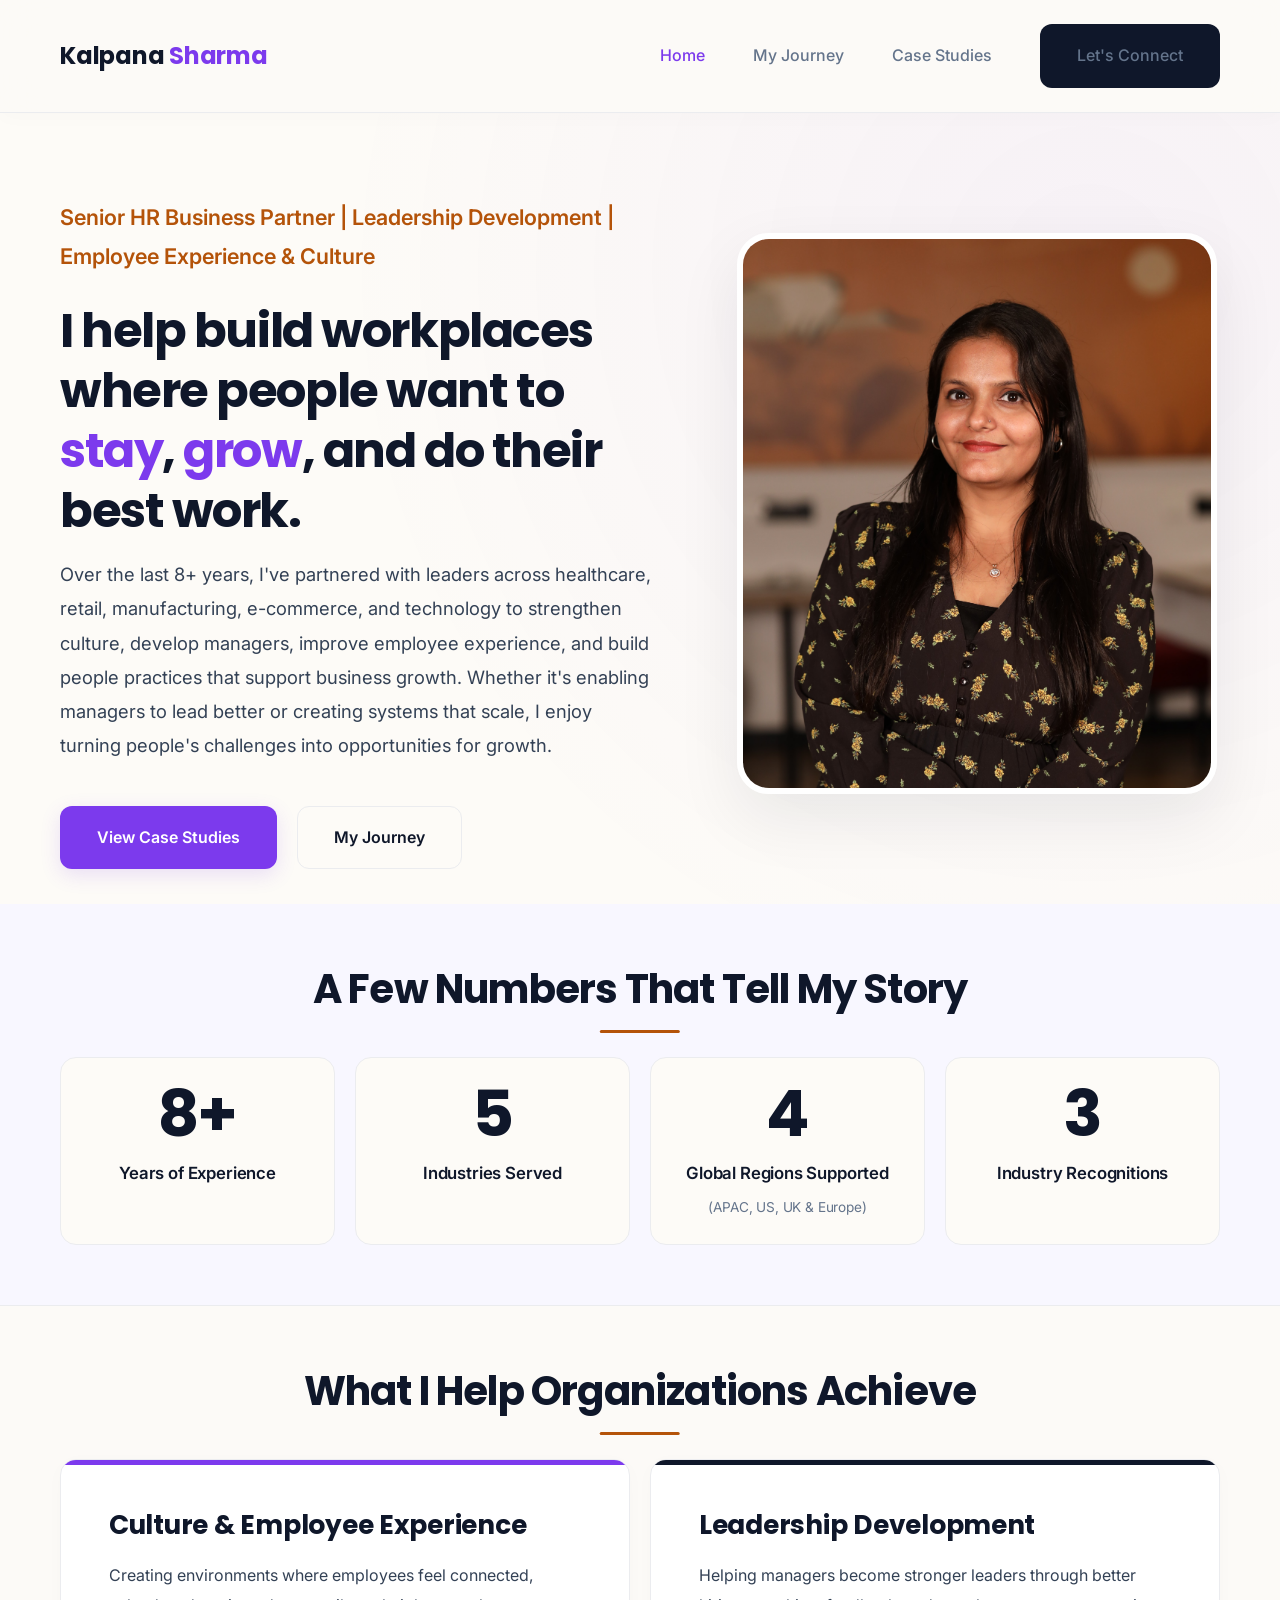
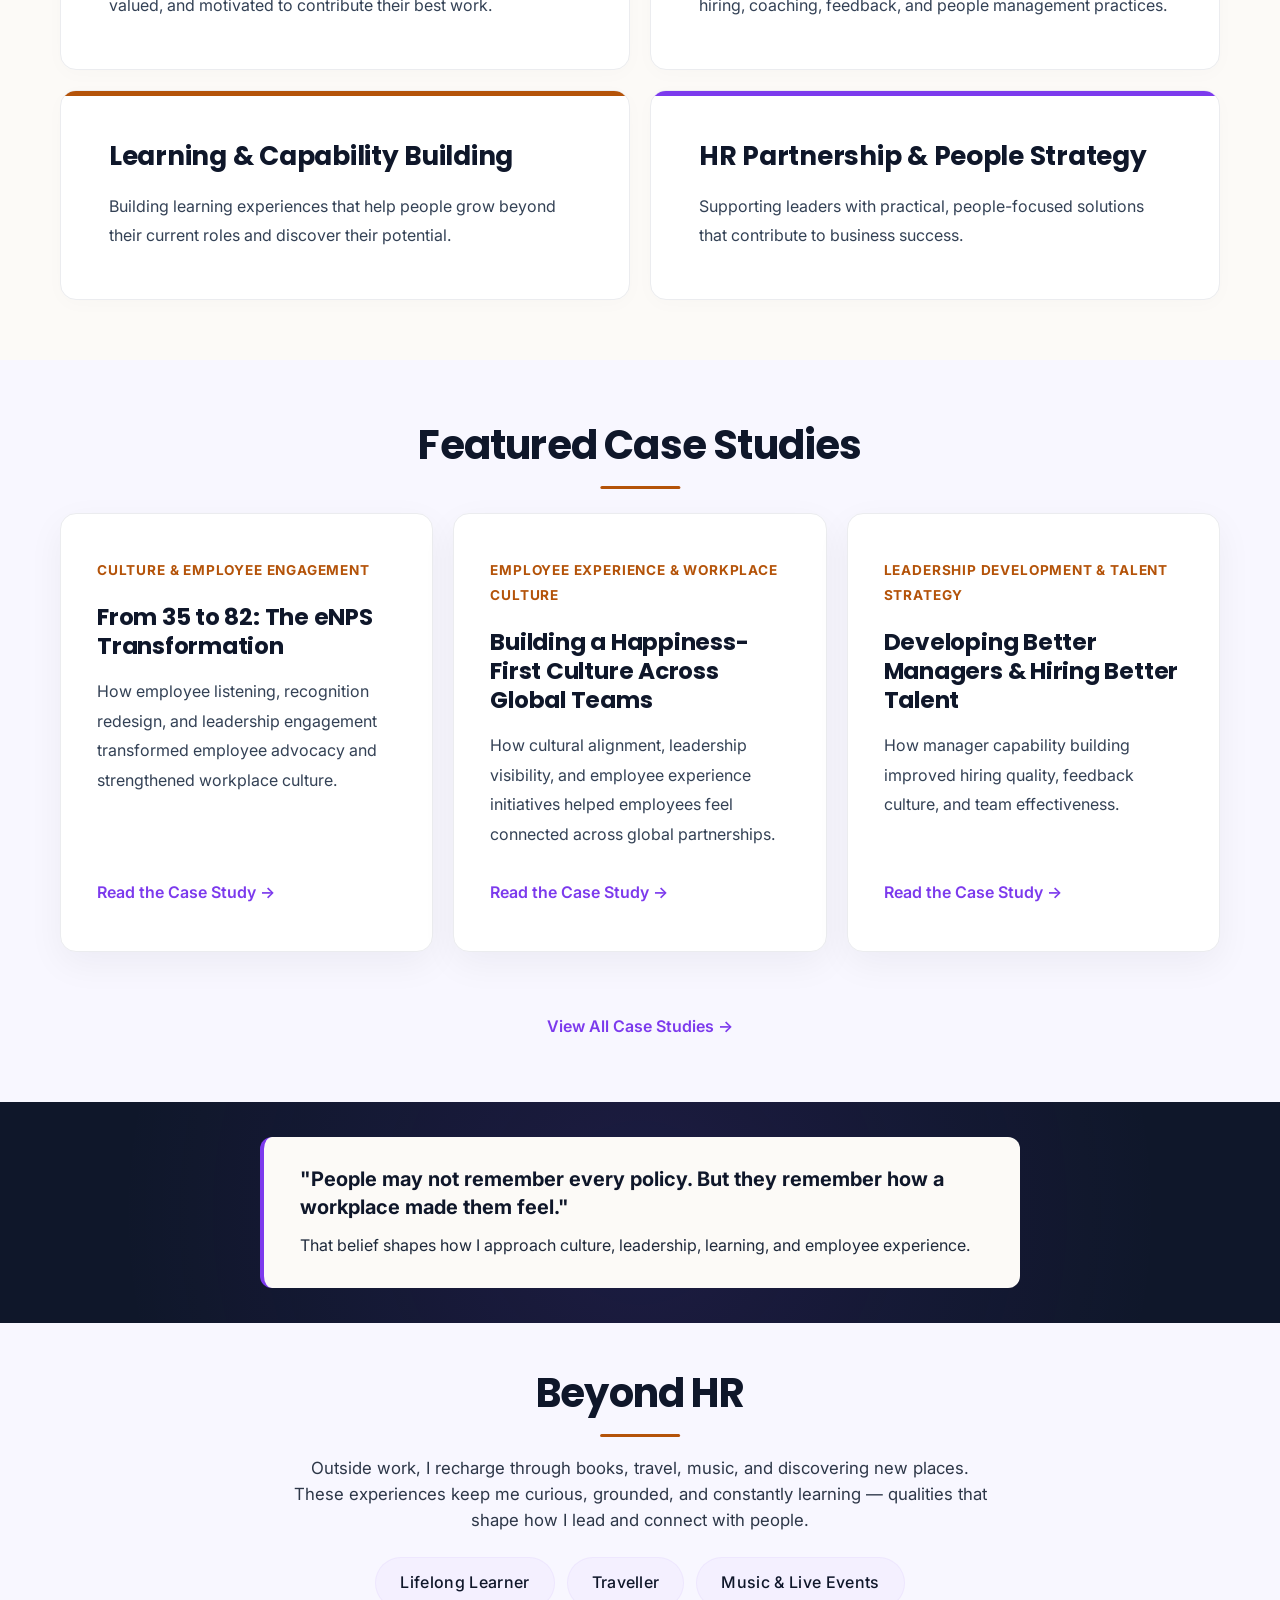
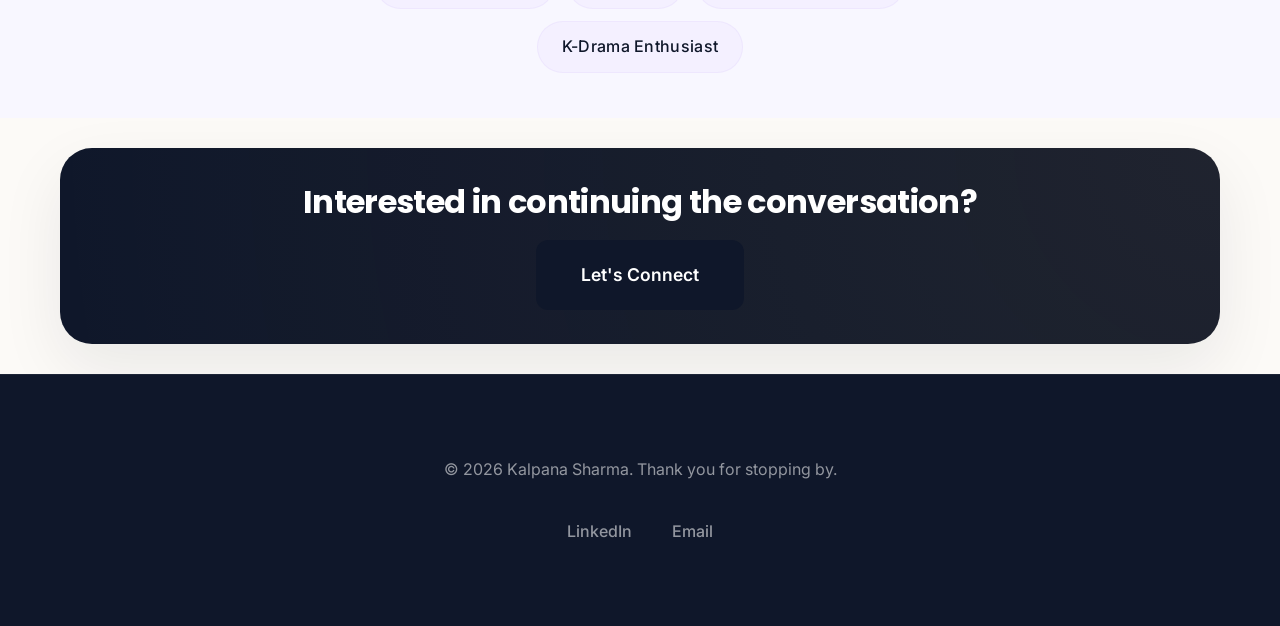
<file: index.html>
<!DOCTYPE html>
<html lang="en">
<head>
    <meta charset="UTF-8">
    <meta name="viewport" content="width=device-width, initial-scale=1.0">
    <title> Senior HR Business Partner | Employee Experience & Culture</title>
    <meta name="description" content="Senior HR Business Partner with 8+ years of experience across healthcare, retail, manufacturing, e-commerce, and technology. Passionate about employee experience, leadership development, workplace culture, and people strategy.">
    
    <!-- Open Graph / Facebook Meta Tags -->
    <meta property="og:type" content="website">
    <meta property="og:url" content="https://kalpanasharma.github.io/">
    <meta property="og:title" content="Kalpana Sharma | Senior HR Business Partner | Employee Experience & Culture">
    <meta property="og:description" content="Senior HR Business Partner with 8+ years of experience across healthcare, retail, manufacturing, e-commerce, and technology.">
    <meta property="og:image" content="assets/images/hero-photo.jpg">

    <!-- Twitter Meta Tags -->
    <meta name="twitter:card" content="summary_large_image">
    <meta name="twitter:title" content="Kalpana Sharma | Senior HR Business Partner | Employee Experience & Culture">
    <meta name="twitter:description" content="Senior HR Business Partner with 8+ years of experience across healthcare, retail, manufacturing, e-commerce, and technology.">
    <meta name="twitter:image" content="assets/images/hero-photo.jpg">

    <!-- Google Fonts -->
    <link rel="preconnect" href="https://fonts.googleapis.com">
    <link rel="preconnect" href="https://fonts.gstatic.com" crossorigin>
    <link href="https://fonts.googleapis.com/css2?family=Inter:wght=400;500;600&family=Poppins:wght=600;700&display=swap" rel="stylesheet">
    <link rel="stylesheet" href="style.css">
</head>
<body>

    <!-- Main Navigation Header -->
    <header class="main-header">
        <nav class="container nav-container" aria-label="Main Navigation">
            <a href="index.html" class="logo">Kalpana <span class="text-purple">Sharma</span></a>
            <div class="nav-links">
                <a href="index.html" class="active" aria-current="page">Home</a>
                <a href="my-journey.html">My Journey</a>
                <a href="case-studies.html">Case Studies</a>
                <a href="lets-connect.html" class="btn btn-secondary">Let's Connect</a>
            </div>
        </nav>
    </header>

    <!-- Hero Introduction Section -->
    <main id="main-content">
        <section class="hero-section" aria-label="Introduction">
            <div class="container hero-grid">
                <div class="hero-content">
                    <p class="hero-subheading"></strong><br>Senior HR Business Partner | Leadership Development | Employee Experience & Culture </p>
                    <h1>I help build workplaces where people want to <span class="text-purple">stay</span>, <span class="text-purple">grow</span>, and do their best work.</h1>
                    <div class="hero-story">
                        <p>Over the last 8+ years, I've partnered with leaders across healthcare, retail, manufacturing, e-commerce, and technology to strengthen culture, develop managers, improve employee experience, and build people practices that support business growth. Whether it's enabling managers to lead better or creating systems that scale, I enjoy turning people's challenges into opportunities for growth.</p>
                    </div>
                    <div class="hero-actions">
                        <a href="case-studies.html" class="btn btn-primary">View Case Studies</a>
                        <a href="my-journey.html" class="btn btn-outline">My Journey</a>
                    </div>
                </div>
                <div class="hero-image-container">
                    <div class="hero-image-wrapper">
                        <img src="assets/images/hero-photo.jpg" alt="Professional portrait of Kalpana Sharma, Senior HR Business Partner" class="hero-photo" width="600" height="600" loading="eager">
                    </div>
                </div>
            </div>
        </section>

        <!-- Metrics Overview Section -->
        <section class="section metrics-section" aria-label="Key Metrics">
            <div class="container">
                <h2 class="section-title text-center">A Few Numbers That Tell My Story</h2>
                <div class="metrics-grid">
                    <div class="metric-card">
                        <div class="metric-number">8+</div>
                        <div class="metric-label">Years of Experience</div>
                    </div>
                    <div class="metric-card">
                        <div class="metric-number text-purple">5</div>
                        <div class="metric-label">Industries Served</div>
                    </div>
                    <div class="metric-card">
                        <div class="metric-number text-gold">4</div>
                        <div class="metric-label">Global Regions Supported <span class="sub-label">(APAC, US, UK & Europe)</span></div>
                    </div>
                    <div class="metric-card">
                        <div class="metric-number">3</div>
                        <div class="metric-label">Industry Recognitions</div>
                    </div>
                </div>
            </div>
        </section>

        <!-- Core Strategic Areas Section -->
        <section class="section expertise-section" aria-label="Core Capabilities">
            <div class="container">
                <h2 class="section-title text-center">What I Help Organizations Achieve</h2>
                <div class="expertise-grid">
                    <div class="expertise-card">
                        <div class="card-accent-line bg-purple"></div>
                        <h3>Culture & Employee Experience</h3>
                        <p>Creating environments where employees feel connected, valued, and motivated to contribute their best work.</p>
                    </div>
                    <div class="expertise-card">
                        <div class="card-accent-line bg-navy"></div>
                        <h3>Leadership Development</h3>
                        <p>Helping managers become stronger leaders through better hiring, coaching, feedback, and people management practices.</p>
                    </div>
                    <div class="expertise-card">
                        <div class="card-accent-line bg-gold"></div>
                        <h3>Learning & Capability Building</h3>
                        <p>Building learning experiences that help people grow beyond their current roles and discover their potential.</p>
                    </div>
                    <div class="expertise-card">
                        <div class="card-accent-line bg-purple"></div>
                        <h3>HR Partnership & People Strategy</h3>
                        <p>Supporting leaders with practical, people-focused solutions that contribute to business success.</p>
                    </div>
                </div>
            </div>
        </section>

        <!-- Selected Project Highlights Section -->
        <section class="section cases-section" aria-label="Featured Case Studies">
            <div class="container">
                <h2 class="section-title text-center">Featured Case Studies</h2>
                <div class="cases-grid">
                    <article class="case-card">
                        <div class="case-category">Culture & Employee Engagement</div>
                        <h3>From 35 to 82: The eNPS Transformation</h3>
                        <p>How employee listening, recognition redesign, and leadership engagement transformed employee advocacy and strengthened workplace culture.</p>
                        <a href="case-studies/enps-transformation.html" class="case-link">Read the Case Study &rarr;</a>
                    </article>
                    <article class="case-card">
                        <div class="case-category">Employee Experience & Workplace Culture</div>
                        <h3>Building a Happiness-First Culture Across Global Teams</h3>
                        <p>How cultural alignment, leadership visibility, and employee experience initiatives helped employees feel connected across global partnerships.</p>
                        <a href="case-studies/happiness-culture.html" class="case-link">Read the Case Study &rarr;</a>
                    </article>
                    <article class="case-card">
                        <div class="case-category">Leadership Development & Talent Strategy</div>
                        <h3>Developing Better Managers & Hiring Better Talent</h3>
                        <p>How manager capability building improved hiring quality, feedback culture, and team effectiveness.</p>
                        <a href="case-studies/managers-talent.html" class="case-link">Read the Case Study &rarr;</a>
                    </article>
                </div>
                <div class="text-center section-footer-link">
                    <a href="case-studies.html" class="btn-text">View All Case Studies &rarr;</a>
                </div>
            </div>
        </section>

        <!-- Compact Philosophy Quote Section -->
        <section class="section philosophy-section">
            <div class="container">
                <div class="quote-card">
                    <p class="quote-text">"People may not remember every policy. But they remember how a workplace made them feel."</p>
                        <p class="quote-support">That belief shapes how I approach culture, leadership, learning, and employee experience.</p>
                    </div>
            </div>
        </section>

        <!-- Executive Strategic Interests Profile Section -->
        <section class="section beyond-section" aria-label="Beyond HR">
            <div class="container">
                <h2 class="section-title text-center">Beyond HR</h2>
                <div style="max-width: 700px; margin: 0 auto; text-align: center;">
                    <p class="section-intro" style="margin-bottom: 32px; font-size: 1.1rem; line-height: 1.7; color: var(--color-text-dark, #2d3748);">Outside work, I recharge through books, travel, music, and discovering new places. These experiences keep me curious, grounded, and constantly learning — qualities that shape how I lead and connect with people.</p>
                    <div class="chips-layout-matrix" style="display: flex; flex-wrap: wrap; justify-content: center; gap: 12px; max-width: 600px; margin: 0 auto;">
                        <span class="category-tag-chip" style="margin: 0; padding: 10px 24px; border-radius: 50px; font-weight: 500; letter-spacing: 0.02em;">Lifelong Learner</span>
                        <span class="category-tag-chip" style="margin: 0; padding: 10px 24px; border-radius: 50px; font-weight: 500; letter-spacing: 0.02em;">Traveller</span>
                        <span class="category-tag-chip" style="margin: 0; padding: 10px 24px; border-radius: 50px; font-weight: 500; letter-spacing: 0.02em;">Music & Live Events</span>
                        <span class="category-tag-chip" style="margin: 0; padding: 10px 24px; border-radius: 50px; font-weight: 500; letter-spacing: 0.02em;">K-Drama Enthusiast</span>
                    </div>
                </div>
            </div>
        </section>

        <!-- Final CTA Invitation -->
        <section class="cta-section" aria-label="Call to Action">
            <div class="container">
                <div class="cta-card">
                    <h2>Interested in continuing the conversation?</h2>
                    <a href="lets-connect.html" class="btn btn-secondary btn-lg">Let's Connect</a>
                </div>
            </div>
        </section>
    </main>

    <!-- Global Footer Module with Strategic Social Integration -->
    <footer class="main-footer">
        <div class="container text-center">
            <p>&copy; 2026 Kalpana Sharma. Thank you for stopping by.</p>
            <div class="footer-links-container">
                <a href="https://www.linkedin.com/in/kalpana-sharma9315/" class="footer-link" target="_blank" rel="noopener noreferrer">LinkedIn</a>
                <a href="mailto:contactskalpana01@gmail.com" class="footer-link">Email</a>
            </div>
        </div>
    </footer>

</body>
</html>
</file>
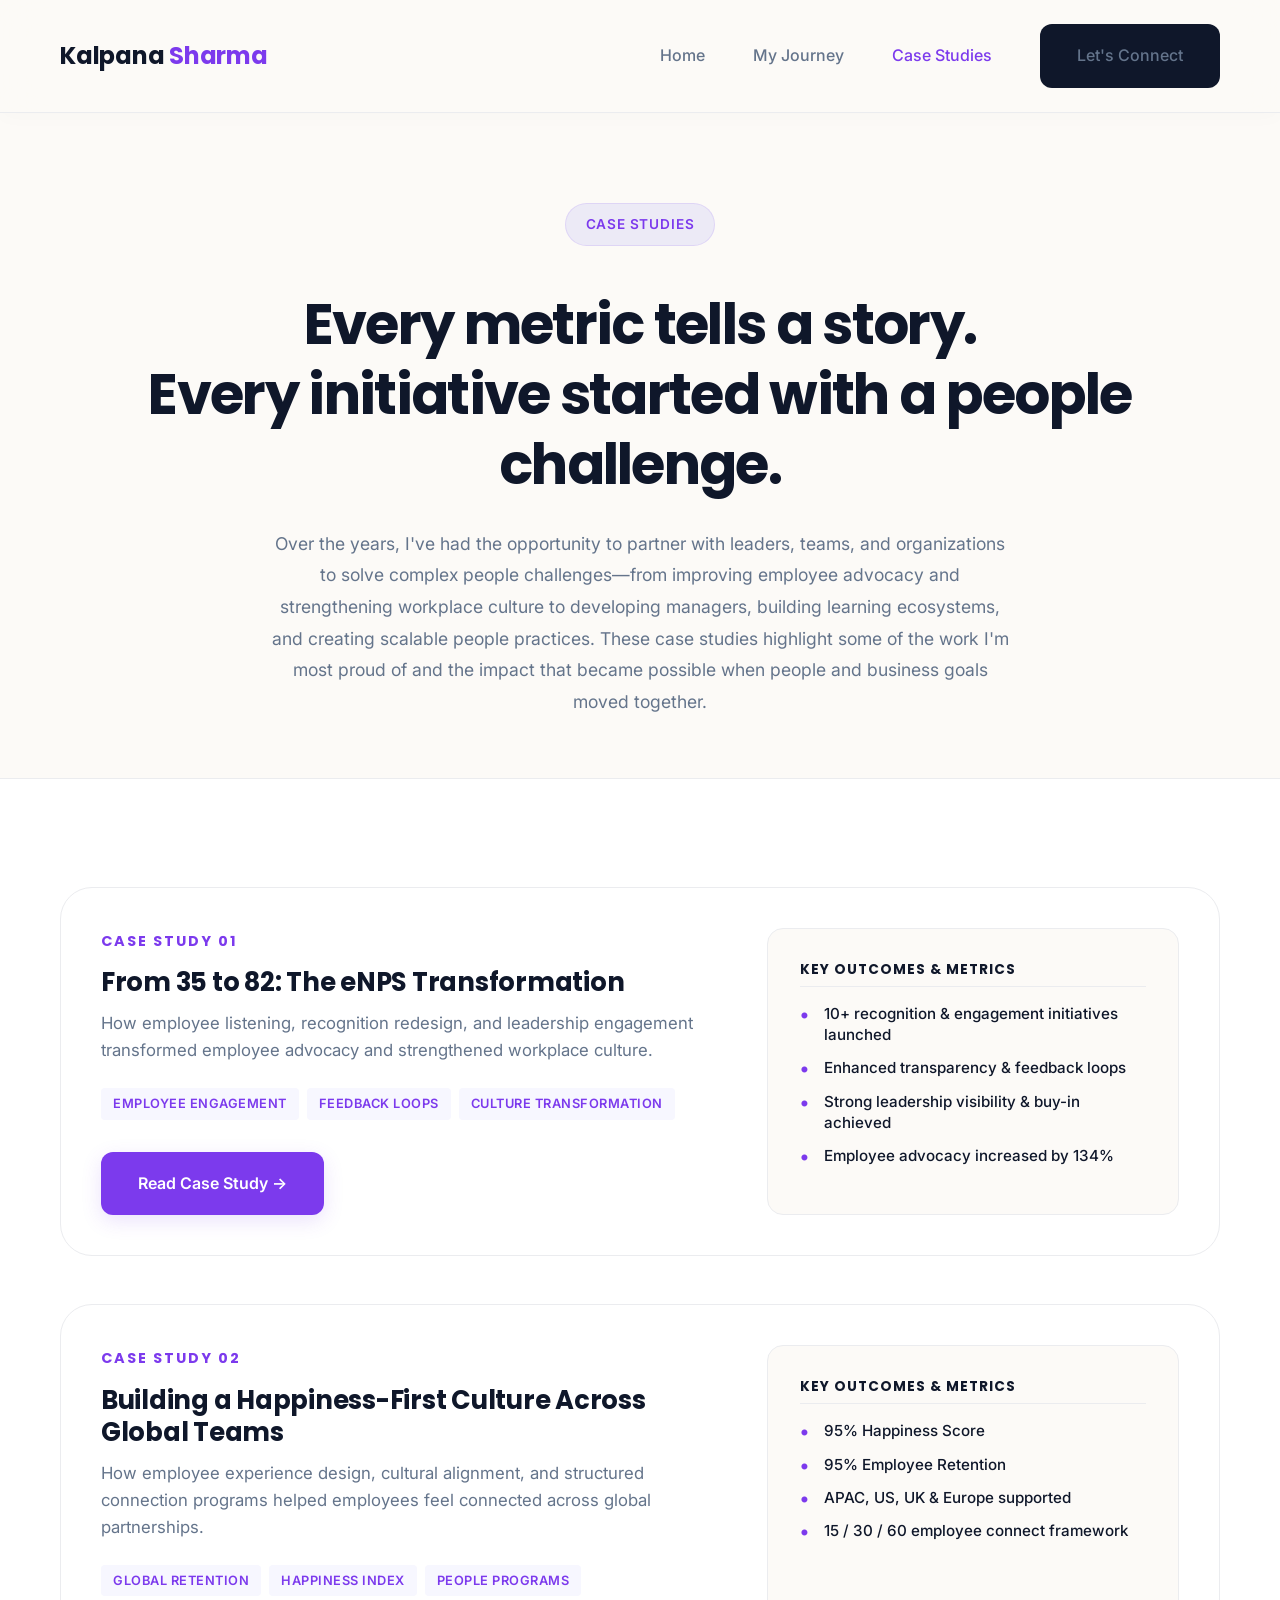
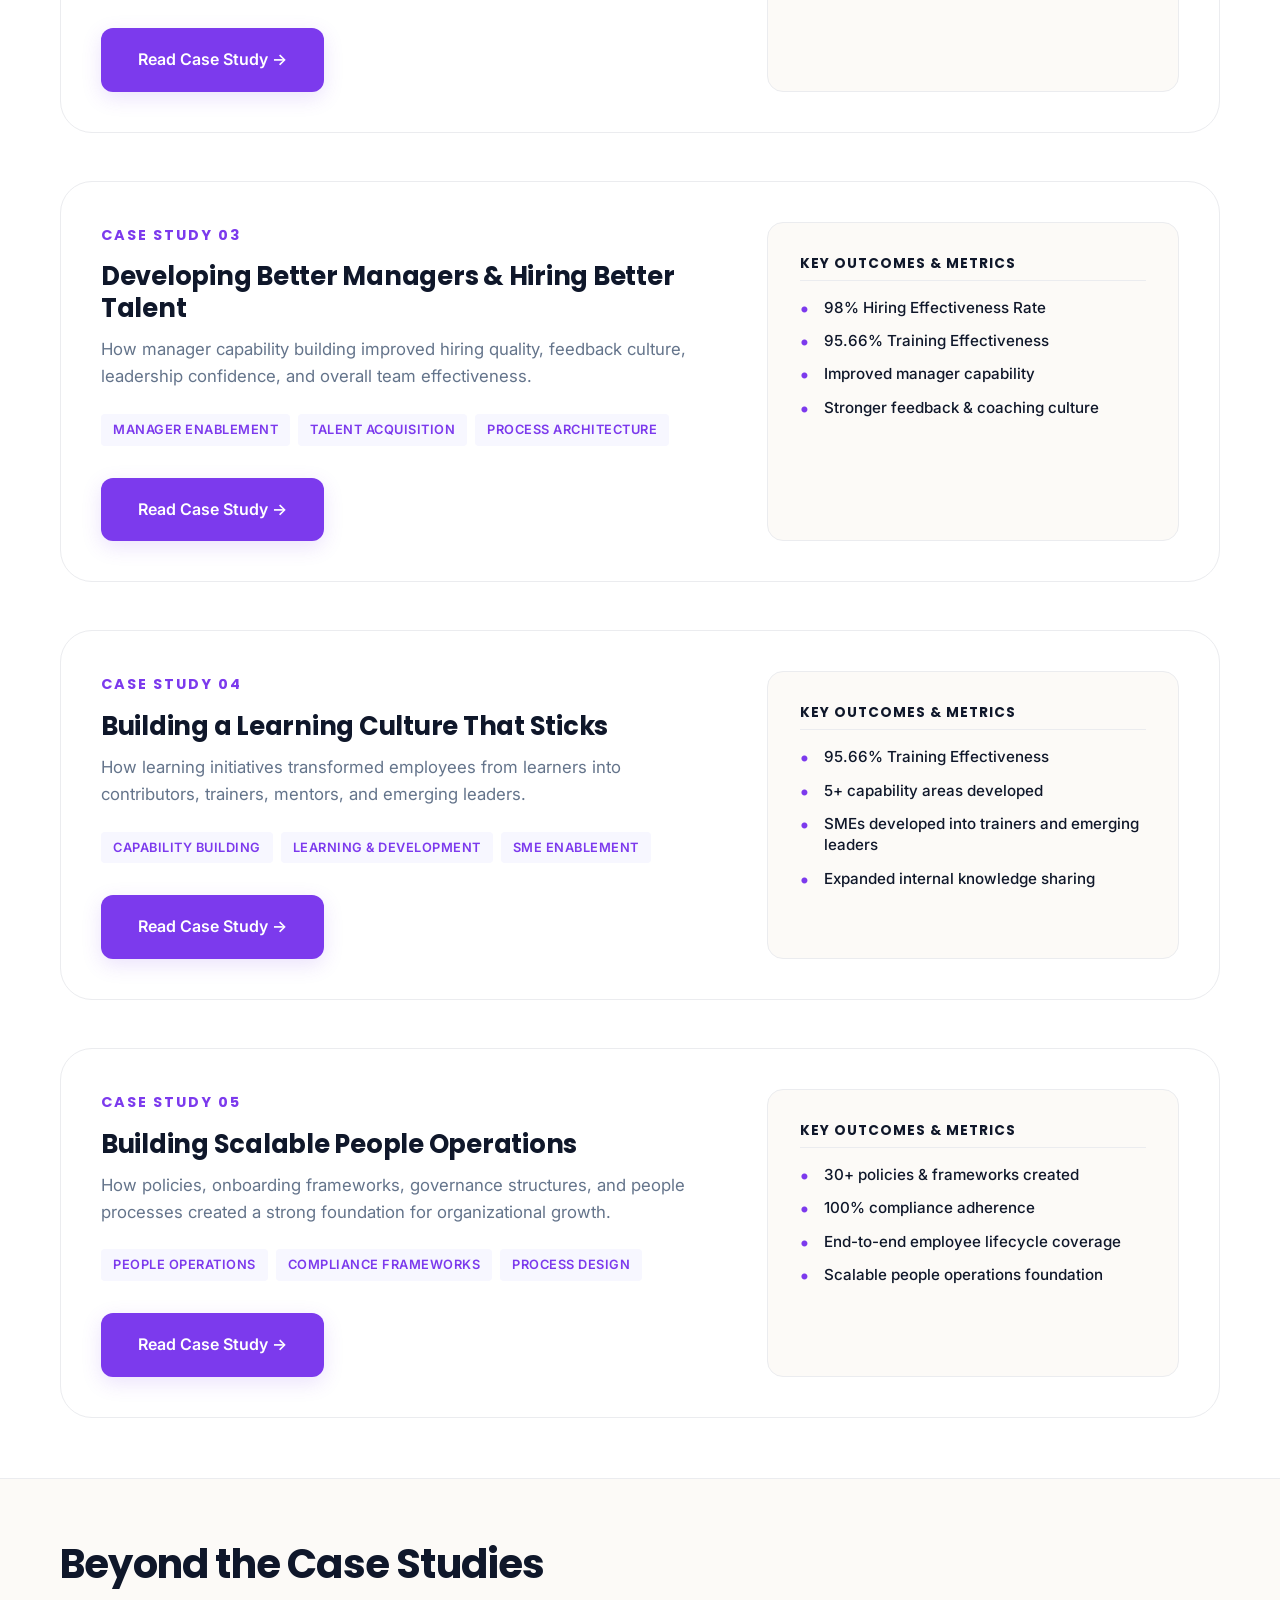
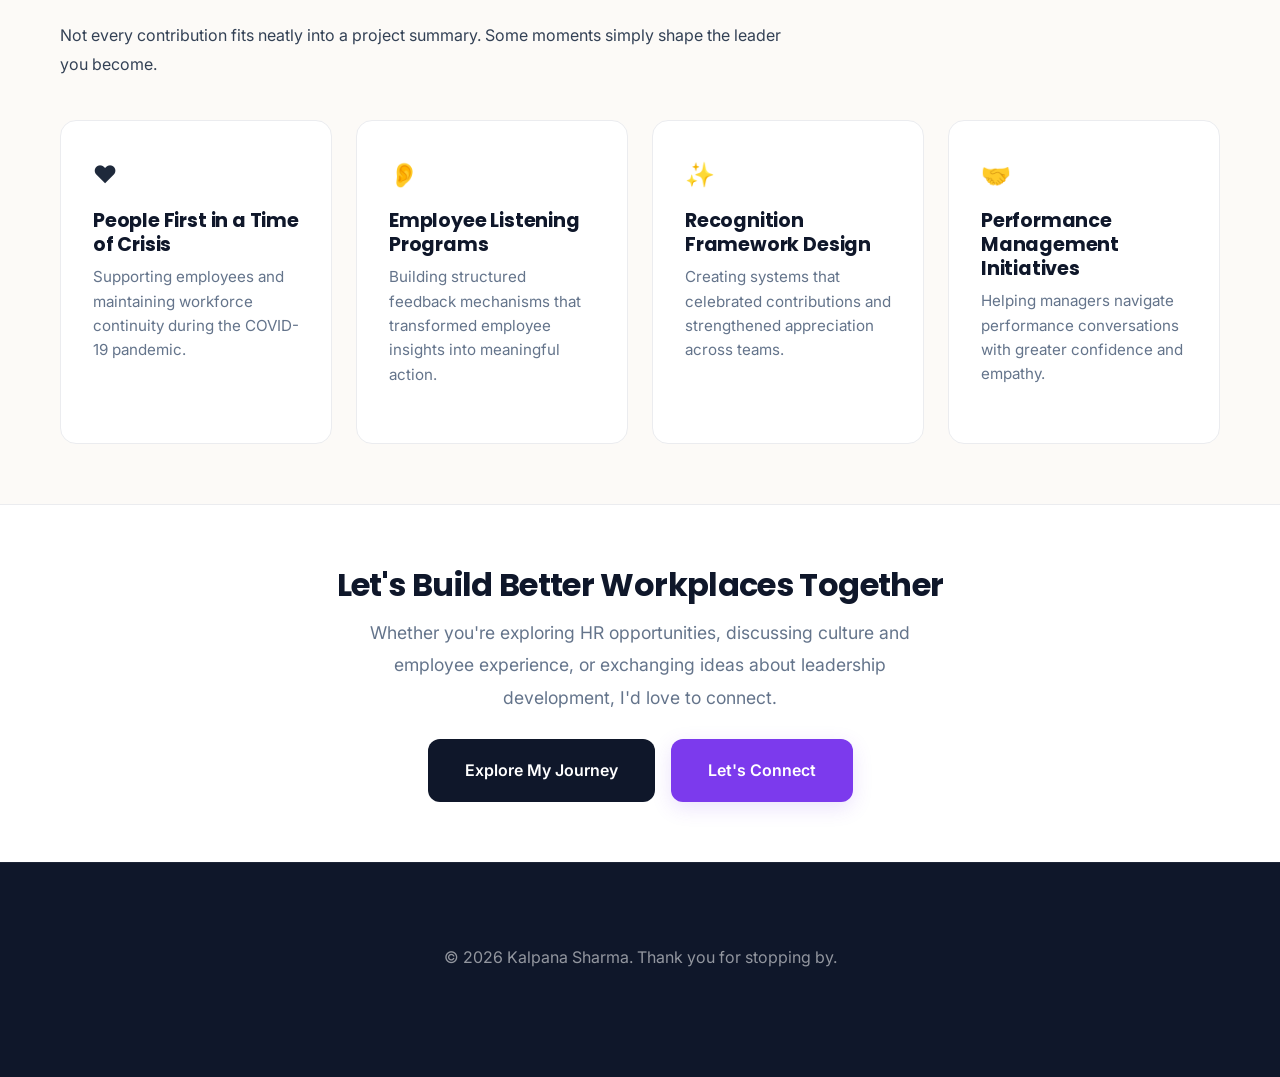
<file: Case Study landing.html>
<!-- case-studies.html -->
<!DOCTYPE html>
<html lang="en">
<head>
    <meta charset="UTF-8">
    <meta name="viewport" content="width=device-width, initial-scale=1.0">
    <title>Case Studies & Impact Portfolio | Kalpana Sharma</title>
    <!-- Google Fonts -->
    <link rel="preconnect" href="https://fonts.googleapis.com">
    <link rel="preconnect" href="https://fonts.gstatic.com" crossorigin>
    <link href="https://fonts.googleapis.com/css2?family=Inter:wght=400;500;600&family=Poppins:wght=600;700&display=swap" rel="stylesheet">
    <link rel="stylesheet" href="style.css">
    <style>
        /* Portfolio Design System Architecture Extensions for Case Studies Landing */
        .showcase-hero {
            padding: 90px 0 60px 0;
            background-color: var(--color-bg);
            border-bottom: 1px solid var(--color-border);
            text-align: center;
        }
        .showcase-hero p {
            max-width: 750px;
            margin: 16px auto 0 auto;
            font-size: 1.1rem;
            line-height: 1.8;
            color: var(--color-text-muted);
        }
        .portfolio-cards-grid {
            display: grid;
            grid-template-columns: 1fr;
            gap: 48px;
            margin-top: 48px;
        }
        .portfolio-wide-card {
            background: var(--color-white);
            border: 1px solid var(--color-border);
            border-radius: var(--radius-lg);
            padding: 40px;
            display: grid;
            grid-template-columns: 3fr 2fr;
            gap: 48px;
            align-items: start;
            transition: all var(--transition-smooth);
            position: relative;
        }
        .portfolio-wide-card:hover {
            transform: translateY(-4px);
            border-color: var(--color-purple);
            box-shadow: var(--shadow-md);
        }
        .card-meta-num {
            font-family: var(--font-heading);
            font-size: 0.9rem;
            font-weight: 700;
            color: var(--color-purple);
            letter-spacing: 2px;
            margin-bottom: 12px;
            display: block;
        }
        .card-main-content h3 {
            font-size: 1.6rem;
            color: var(--color-navy);
            margin-bottom: 12px;
        }
        .card-main-content p {
            color: var(--color-text-muted);
            line-height: 1.6;
            margin-bottom: 24px;
            font-size: 1.05rem;
        }
        .card-metrics-block {
            background-color: var(--color-bg);
            border: 1px solid var(--color-border);
            border-radius: var(--radius-md);
            padding: 32px;
            height: 100%;
        }
        .card-metrics-block h4 {
            font-size: 0.85rem;
            color: var(--color-navy);
            text-transform: uppercase;
            letter-spacing: 1px;
            margin-bottom: 16px;
            border-bottom: 1px solid var(--color-border);
            padding-bottom: 8px;
        }
        .outcome-bullets {
            list-style: none;
            padding-left: 0;
            margin: 0;
        }
        .outcome-bullets li {
            position: relative;
            padding-left: 24px;
            margin-bottom: 12px;
            font-size: 0.95rem;
            color: var(--color-navy);
            font-weight: 500;
            line-height: 1.4;
        }
        .outcome-bullets li::before {
            content: "•";
            color: var(--color-purple);
            position: absolute;
            left: 0;
            font-weight: bold;
            font-size: 1.2rem;
            top: -2px;
        }
        .outcome-bullets li:last-child {
            margin-bottom: 0;
        }
        .expert-tags-container {
            display: flex;
            flex-wrap: wrap;
            gap: 8px;
            margin-top: 16px;
        }
        .expert-tag {
            background: rgba(99, 102, 241, 0.05);
            color: var(--color-purple);
            font-size: 0.8rem;
            font-weight: 600;
            padding: 4px 12px;
            border-radius: 4px;
            text-transform: uppercase;
            letter-spacing: 0.5px;
        }
        @media (max-width: 992px) {
            .portfolio-wide-card { grid-template-columns: 1fr; gap: 32px; padding: 32px; }
        }
    </style>
</head>
<body>

    <!-- Header Navigation -->
    <header class="main-header">
        <div class="container nav-container">
            <a href="index.html" class="logo">Kalpana <span class="text-purple">Sharma</span></a>
            <nav class="nav-links">
                <a href="index.html">Home</a>
                <a href="my-journey.html">My Journey</a>
                <a href="case-studies.html" class="active">Case Studies</a>
                <a href="lets-connect.html" class="btn btn-secondary">Let's Connect</a>
            </nav>
        </div>
    </header>

    <!-- Showcase Hero Banner -->
    <section class="showcase-hero">
        <div class="container">
            <span class="badge" style="background: rgba(99, 102, 241, 0.1); color: var(--color-purple);">Case Studies</span>
            <h1 style="margin-top: 16px;">Every metric tells a story.<br>Every initiative started with a people challenge.</h1>
            <p>
                Over the years, I've had the opportunity to partner with leaders, teams, and organizations to solve complex people challenges—from improving employee advocacy and strengthening workplace culture to developing managers, building learning ecosystems, and creating scalable people practices. These case studies highlight some of the work I'm most proud of and the impact that became possible when people and business goals moved together.
            </p>
        </div>
    </section>

    <!-- Main Showcase Cards Grid -->
    <section class="section" style="background-color: var(--color-white);">
        <div class="container">
            <div class="portfolio-cards-grid">
                
                <!-- Card 01 -->
                <div class="portfolio-wide-card">
                    <div class="card-main-content">
                        <span class="card-meta-num">CASE STUDY 01</span>
                        <h3>From 35 to 82: The eNPS Transformation</h3>
                        <p>How employee listening, recognition redesign, and leadership engagement transformed employee advocacy and strengthened workplace culture.</p>
                        <div class="expert-tags-container">
                            <span class="expert-tag">Employee Engagement</span>
                            <span class="expert-tag">Feedback Loops</span>
                            <span class="expert-tag">Culture Transformation</span>
                        </div>
                        <div style="margin-top: 32px;">
                            <a href="case-studies/enps-transformation.html" class="btn btn-primary">Read Case Study &rarr;</a>
                        </div>
                    </div>
                    <div class="card-metrics-block">
                        <h4>Key Outcomes & Metrics</h4>
                        <ul class="outcome-bullets">
                            <li>10+ recognition & engagement initiatives launched</li>
                            <li>Enhanced transparency & feedback loops</li>
                            <li>Strong leadership visibility & buy-in achieved</li>
                            <li>Employee advocacy increased by 134%</li>
                        </ul>
                    </div>
                </div>

                <!-- Card 02 -->
                <div class="portfolio-wide-card">
                    <div class="card-main-content">
                        <span class="card-meta-num">CASE STUDY 02</span>
                        <h3>Building a Happiness-First Culture Across Global Teams</h3>
                        <p>How employee experience design, cultural alignment, and structured connection programs helped employees feel connected across global partnerships.</p>
                        <div class="expert-tags-container">
                            <span class="expert-tag">Global Retention</span>
                            <span class="expert-tag">Happiness Index</span>
                            <span class="expert-tag">People Programs</span>
                        </div>
                        <div style="margin-top: 32px;">
                            <a href="case-studies/happiness-culture.html" class="btn btn-primary">Read Case Study &rarr;</a>
                        </div>
                    </div>
                    <div class="card-metrics-block">
                        <h4>Key Outcomes & Metrics</h4>
                        <ul class="outcome-bullets">
                            <li>95% Happiness Score</li>
                            <li>95% Employee Retention</li>
                            <li>APAC, US, UK & Europe supported</li>
                            <li>15 / 30 / 60 employee connect framework</li>
                        </ul>
                    </div>
                </div>

                <!-- Card 03 -->
                <div class="portfolio-wide-card">
                    <div class="card-main-content">
                        <span class="card-meta-num">CASE STUDY 03</span>
                        <h3>Developing Better Managers & Hiring Better Talent</h3>
                        <p>How manager capability building improved hiring quality, feedback culture, leadership confidence, and overall team effectiveness.</p>
                        <div class="expert-tags-container">
                            <span class="expert-tag">Manager Enablement</span>
                            <span class="expert-tag">Talent Acquisition</span>
                            <span class="expert-tag">Process Architecture</span>
                        </div>
                        <div style="margin-top: 32px;">
                            <a href="case-studies/managers-talent.html" class="btn btn-primary">Read Case Study &rarr;</a>
                        </div>
                    </div>
                    <div class="card-metrics-block">
                        <h4>Key Outcomes & Metrics</h4>
                        <ul class="outcome-bullets">
                            <li>98% Hiring Effectiveness Rate</li>
                            <li>95.66% Training Effectiveness</li>
                            <li>Improved manager capability</li>
                            <li>Stronger feedback & coaching culture</li>
                        </ul>
                    </div>
                </div>

                <!-- Card 04 -->
                <div class="portfolio-wide-card">
                    <div class="card-main-content">
                        <span class="card-meta-num">CASE STUDY 04</span>
                        <h3>Building a Learning Culture That Sticks</h3>
                        <p>How learning initiatives transformed employees from learners into contributors, trainers, mentors, and emerging leaders.</p>
                        <div class="expert-tags-container">
                            <span class="expert-tag">Capability Building</span>
                            <span class="expert-tag">Learning & Development</span>
                            <span class="expert-tag">SME Enablement</span>
                        </div>
                        <div style="margin-top: 32px;">
                            <a href="case-studies/learning-culture.html" class="btn btn-primary">Read Case Study &rarr;</a>
                        </div>
                    </div>
                    <div class="card-metrics-block">
                        <h4>Key Outcomes & Metrics</h4>
                        <ul class="outcome-bullets">
                            <li>95.66% Training Effectiveness</li>
                            <li>5+ capability areas developed</li>
                            <li>SMEs developed into trainers and emerging leaders</li>
                            <li>Expanded internal knowledge sharing</li>
                        </ul>
                    </div>
                </div>

                <!-- Card 05 -->
                <div class="portfolio-wide-card">
                    <div class="card-main-content">
                        <span class="card-meta-num">CASE STUDY 05</span>
                        <h3>Building Scalable People Operations</h3>
                        <p>How policies, onboarding frameworks, governance structures, and people processes created a strong foundation for organizational growth.</p>
                        <div class="expert-tags-container">
                            <span class="expert-tag">People Operations</span>
                            <span class="expert-tag">Compliance Frameworks</span>
                            <span class="expert-tag">Process Design</span>
                        </div>
                        <div style="margin-top: 32px;">
                            <a href="case-studies/people-operations.html" class="btn btn-primary">Read Case Study &rarr;</a>
                        </div>
                    </div>
                    <div class="card-metrics-block">
                        <h4>Key Outcomes & Metrics</h4>
                        <ul class="outcome-bullets">
                            <li>30+ policies & frameworks created</li>
                            <li>100% compliance adherence</li>
                            <li>End-to-end employee lifecycle coverage</li>
                            <li>Scalable people operations foundation</li>
                        </ul>
                    </div>
                </div>

            </div>
        </div>
    </section>

    <!-- Beyond the Case Studies Section -->
    <section class="section" style="background-color: var(--color-bg); border-top: 1px solid var(--color-border); border-bottom: 1px solid var(--color-border);">
        <div class="container">
            <div style="max-width: 750px; margin-bottom: 40px;">
                <h2>Beyond the Case Studies</h2>
                <p class="text-muted" style="margin-top: 8px;">Not every contribution fits neatly into a project summary. Some moments simply shape the leader you become.</p>
            </div>
            
            <div style="display: grid; grid-template-columns: repeat(auto-fit, minmax(250px, 1fr)); gap: 24px;">
                <div style="background: var(--color-white); padding: 32px; border: 1px solid var(--color-border); border-radius: var(--radius-md);">
                    <div style="font-size: 1.5rem; margin-bottom: 12px;">❤️</div>
                    <h3 style="font-size: 1.2rem; color: var(--color-navy); margin-bottom: 8px;">People First in a Time of Crisis</h3>
                    <p style="font-size: 0.95rem; color: var(--color-text-muted); line-height: 1.6;">Supporting employees and maintaining workforce continuity during the COVID-19 pandemic.</p>
                </div>
                <div style="background: var(--color-white); padding: 32px; border: 1px solid var(--color-border); border-radius: var(--radius-md);">
                    <div style="font-size: 1.5rem; margin-bottom: 12px;">👂</div>
                    <h3 style="font-size: 1.2rem; color: var(--color-navy); margin-bottom: 8px;">Employee Listening Programs</h3>
                    <p style="font-size: 0.95rem; color: var(--color-text-muted); line-height: 1.6;">Building structured feedback mechanisms that transformed employee insights into meaningful action.</p>
                </div>
                <div style="background: var(--color-white); padding: 32px; border: 1px solid var(--color-border); border-radius: var(--radius-md);">
                    <div style="font-size: 1.5rem; margin-bottom: 12px;">✨</div>
                    <h3 style="font-size: 1.2rem; color: var(--color-navy); margin-bottom: 8px;">Recognition Framework Design</h3>
                    <p style="font-size: 0.95rem; color: var(--color-text-muted); line-height: 1.6;">Creating systems that celebrated contributions and strengthened appreciation across teams.</p>
                </div>
                <div style="background: var(--color-white); padding: 32px; border: 1px solid var(--color-border); border-radius: var(--radius-md);">
                    <div style="font-size: 1.5rem; margin-bottom: 12px;">🤝</div>
                    <h3 style="font-size: 1.2rem; color: var(--color-navy); margin-bottom: 8px;">Performance Management Initiatives</h3>
                    <p style="font-size: 0.95rem; color: var(--color-text-muted); line-height: 1.6;">Helping managers navigate performance conversations with greater confidence and empathy.</p>
                </div>
            </div>
        </div>
    </section>

    <!-- Shared Portfolio Footer CTA -->
    <section class="section text-center" style="background-color: var(--color-white); padding: 80px 0;">
        <div class="container">
            <h2 style="font-size: 2rem; color: var(--color-navy); margin-bottom: 12px;">Let's Build Better Workplaces Together</h2>
            <p style="font-size: 1.1rem; color: var(--color-text-muted); max-width: 600px; margin: 0 auto 24px auto;">Whether you're exploring HR opportunities, discussing culture and employee experience, or exchanging ideas about leadership development, I'd love to connect.</p>
            <div style="display: flex; justify-content: center; gap: 16px;">
                <a href="my-journey.html" class="btn btn-secondary">Explore My Journey</a>
                <a href="lets-connect.html" class="btn btn-primary">Let's Connect</a>
            </div>
        </div>
    </section>

    <!-- Footer -->
    <footer class="main-footer">
        <div class="container text-center">
            <p>&copy; 2026 Kalpana Sharma. Thank you for stopping by.</p>
        </div>
    </footer>

</body>
</html>
</file>
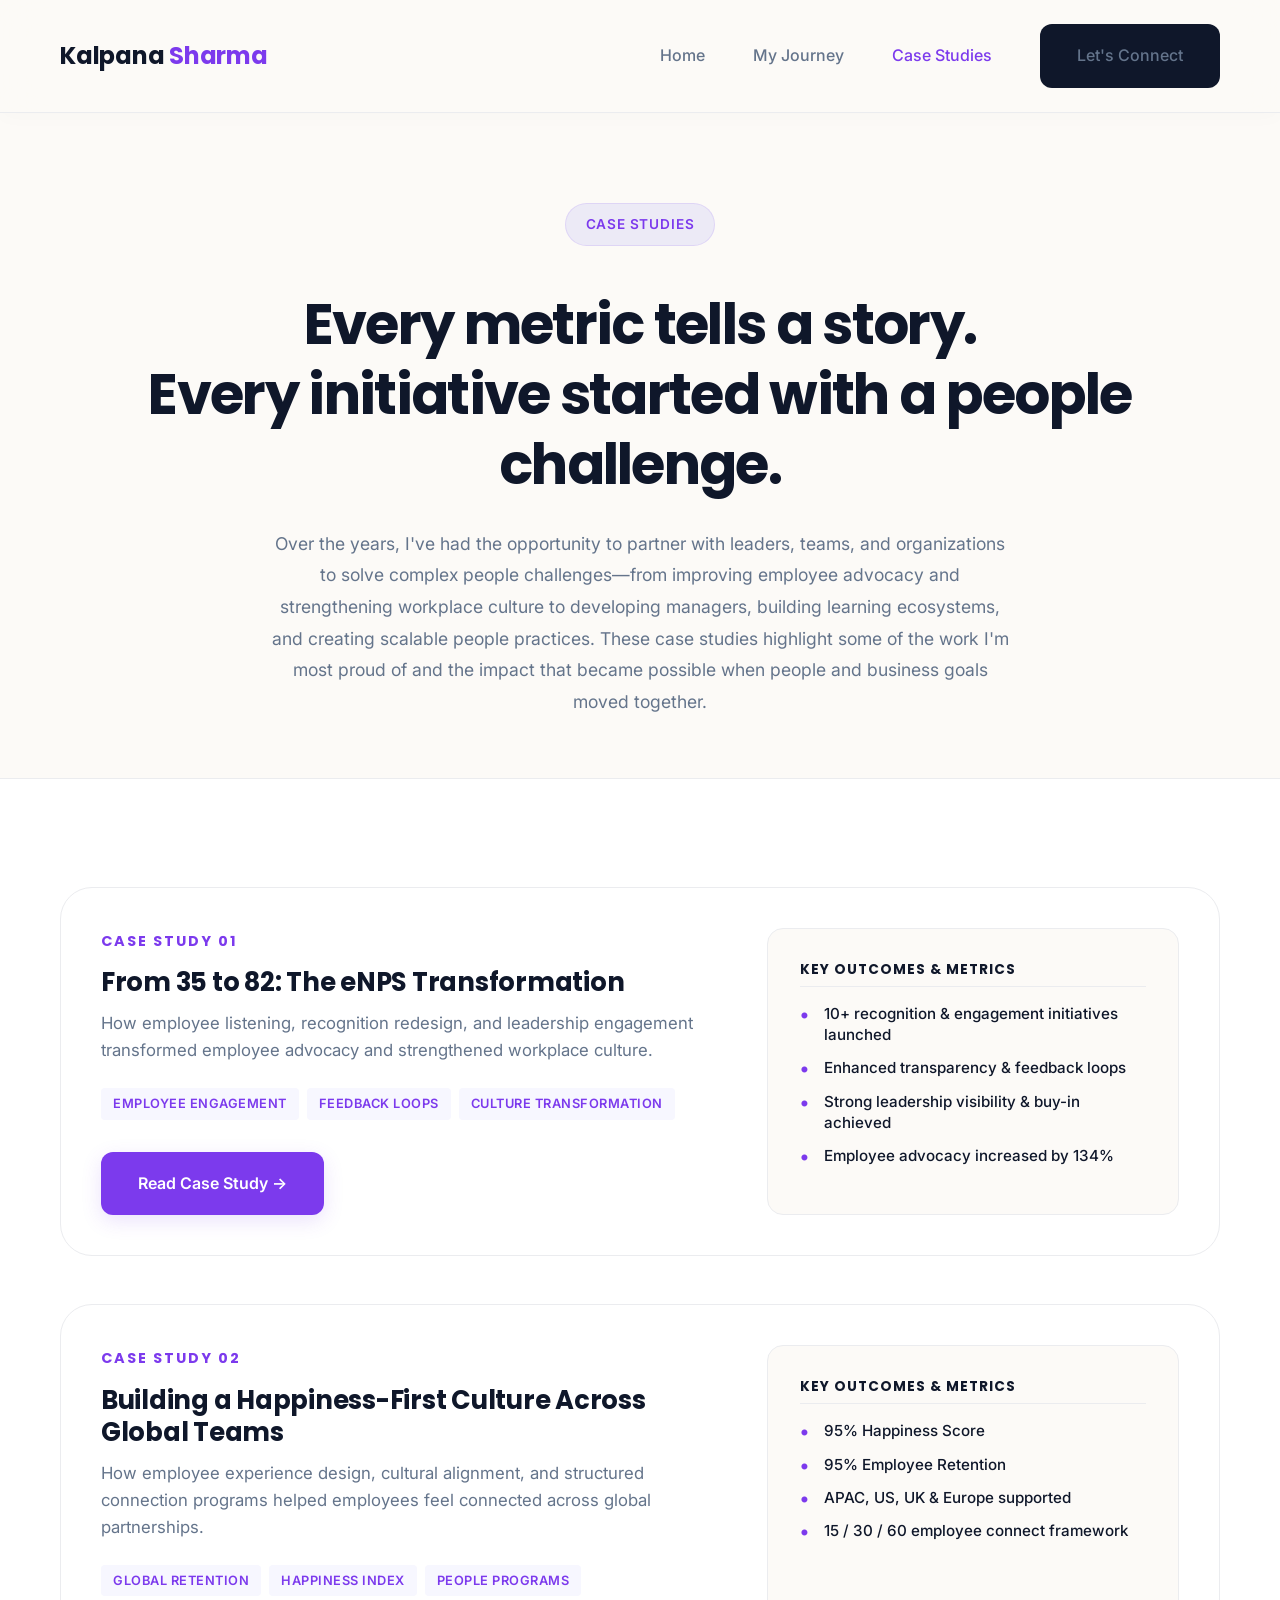
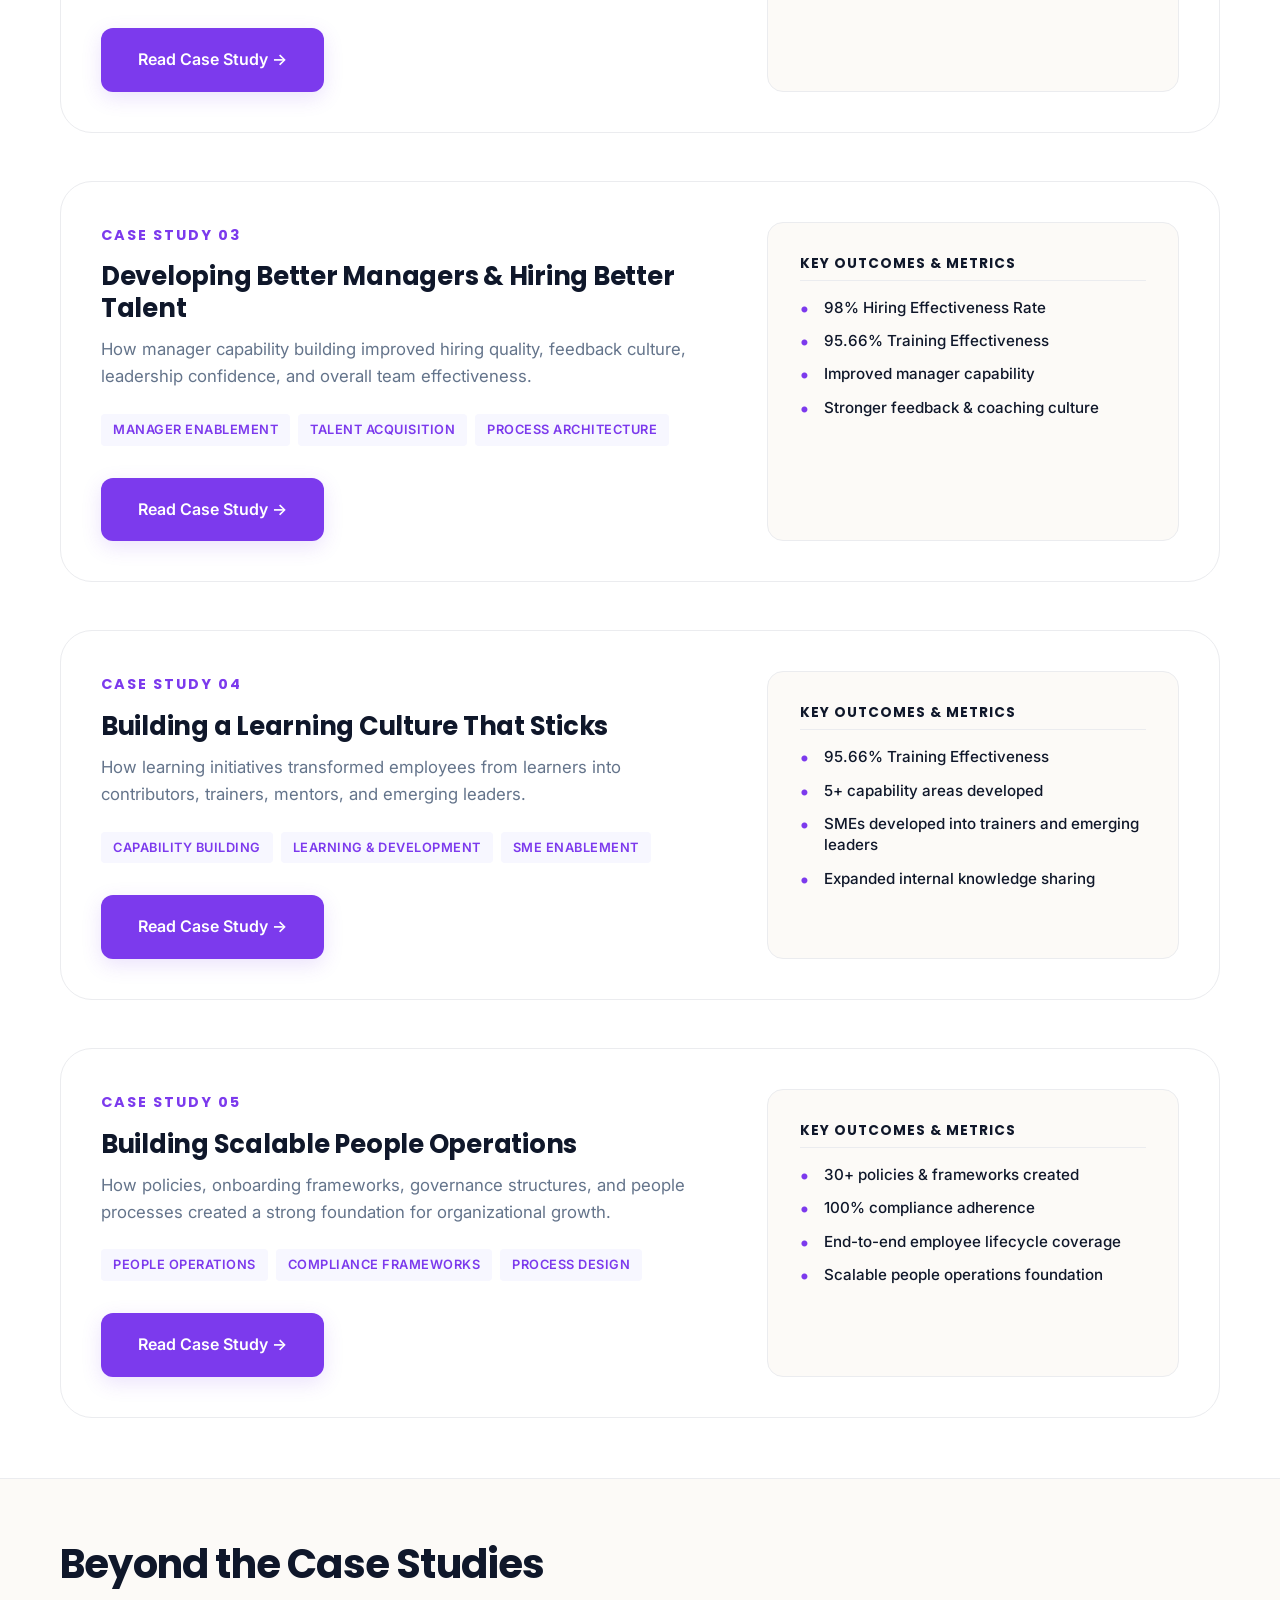
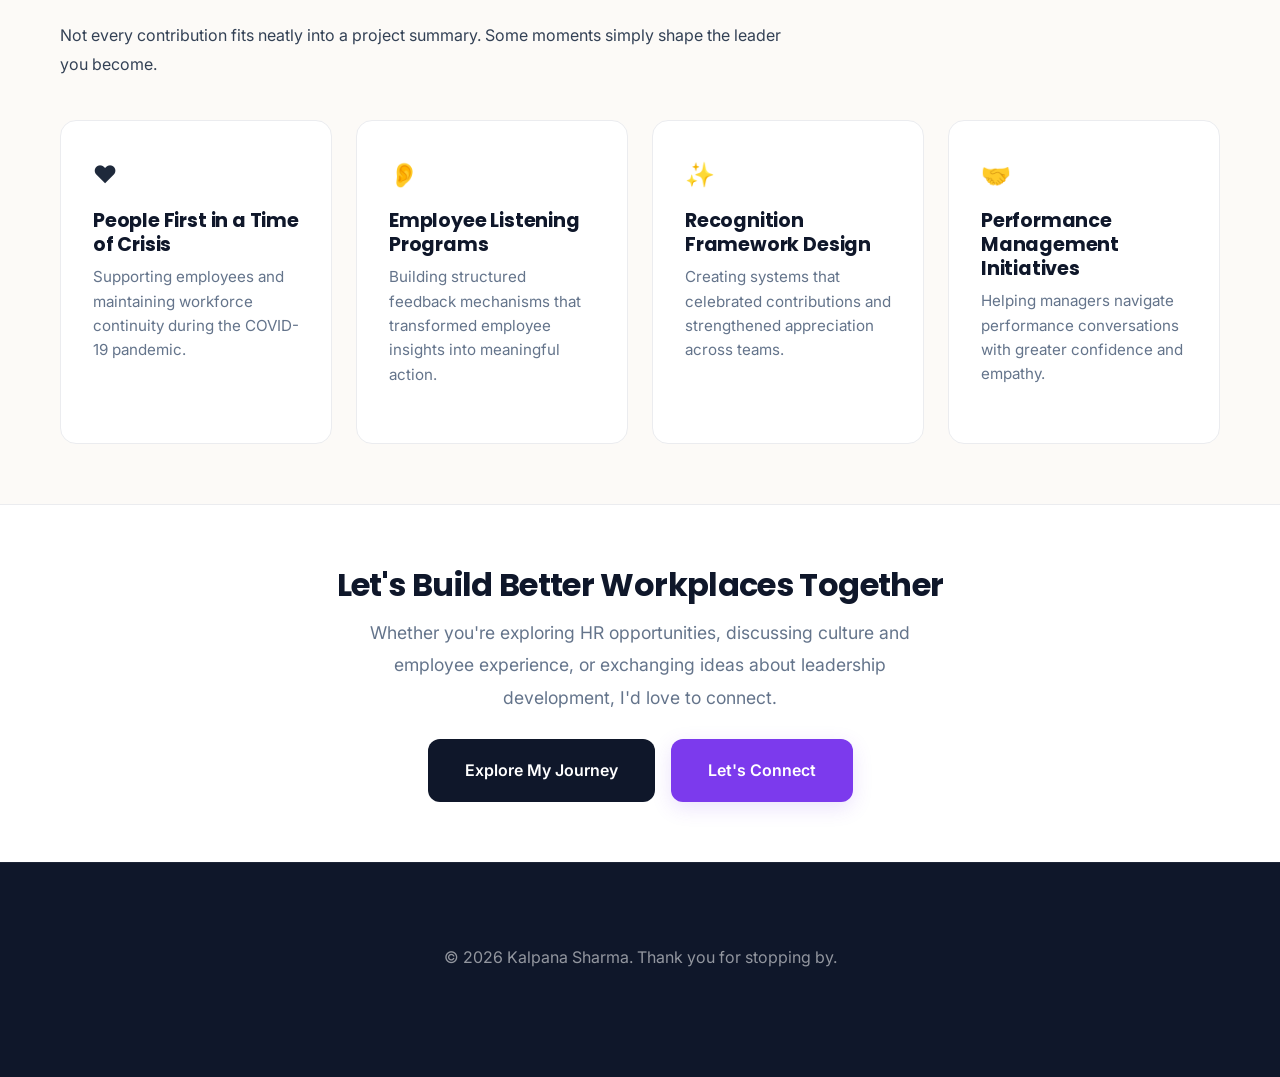
<file: case-studies.html>
<!-- case-studies.html -->
<!DOCTYPE html>
<html lang="en">
<head>
    <meta charset="UTF-8">
    <meta name="viewport" content="width=device-width, initial-scale=1.0">
    <title>Case Studies & Impact Portfolio | Kalpana Sharma</title>
    <!-- Google Fonts -->
    <link rel="preconnect" href="https://fonts.googleapis.com">
    <link rel="preconnect" href="https://fonts.gstatic.com" crossorigin>
    <link href="https://fonts.googleapis.com/css2?family=Inter:wght=400;500;600&family=Poppins:wght=600;700&display=swap" rel="stylesheet">
    <link rel="stylesheet" href="style.css">
    <style>
        /* Portfolio Design System Architecture Extensions for Case Studies Landing */
        .showcase-hero {
            padding: 90px 0 60px 0;
            background-color: var(--color-bg);
            border-bottom: 1px solid var(--color-border);
            text-align: center;
        }
        .showcase-hero p {
            max-width: 750px;
            margin: 16px auto 0 auto;
            font-size: 1.1rem;
            line-height: 1.8;
            color: var(--color-text-muted);
        }
        .portfolio-cards-grid {
            display: grid;
            grid-template-columns: 1fr;
            gap: 48px;
            margin-top: 48px;
        }
        .portfolio-wide-card {
            background: var(--color-white);
            border: 1px solid var(--color-border);
            border-radius: var(--radius-lg);
            padding: 40px;
            display: grid;
            grid-template-columns: 3fr 2fr;
            gap: 48px;
            align-items: start;
            transition: all var(--transition-smooth);
            position: relative;
        }
        .portfolio-wide-card:hover {
            transform: translateY(-4px);
            border-color: var(--color-purple);
            box-shadow: var(--shadow-md);
        }
        .card-meta-num {
            font-family: var(--font-heading);
            font-size: 0.9rem;
            font-weight: 700;
            color: var(--color-purple);
            letter-spacing: 2px;
            margin-bottom: 12px;
            display: block;
        }
        .card-main-content h3 {
            font-size: 1.6rem;
            color: var(--color-navy);
            margin-bottom: 12px;
        }
        .card-main-content p {
            color: var(--color-text-muted);
            line-height: 1.6;
            margin-bottom: 24px;
            font-size: 1.05rem;
        }
        .card-metrics-block {
            background-color: var(--color-bg);
            border: 1px solid var(--color-border);
            border-radius: var(--radius-md);
            padding: 32px;
            height: 100%;
        }
        .card-metrics-block h4 {
            font-size: 0.85rem;
            color: var(--color-navy);
            text-transform: uppercase;
            letter-spacing: 1px;
            margin-bottom: 16px;
            border-bottom: 1px solid var(--color-border);
            padding-bottom: 8px;
        }
        .outcome-bullets {
            list-style: none;
            padding-left: 0;
            margin: 0;
        }
        .outcome-bullets li {
            position: relative;
            padding-left: 24px;
            margin-bottom: 12px;
            font-size: 0.95rem;
            color: var(--color-navy);
            font-weight: 500;
            line-height: 1.4;
        }
        .outcome-bullets li::before {
            content: "•";
            color: var(--color-purple);
            position: absolute;
            left: 0;
            font-weight: bold;
            font-size: 1.2rem;
            top: -2px;
        }
        .outcome-bullets li:last-child {
            margin-bottom: 0;
        }
        .expert-tags-container {
            display: flex;
            flex-wrap: wrap;
            gap: 8px;
            margin-top: 16px;
        }
        .expert-tag {
            background: rgba(99, 102, 241, 0.05);
            color: var(--color-purple);
            font-size: 0.8rem;
            font-weight: 600;
            padding: 4px 12px;
            border-radius: 4px;
            text-transform: uppercase;
            letter-spacing: 0.5px;
        }
        @media (max-width: 992px) {
            .portfolio-wide-card { grid-template-columns: 1fr; gap: 32px; padding: 32px; }
        }
    </style>
</head>
<body>

    <!-- Header Navigation -->
    <header class="main-header">
        <div class="container nav-container">
            <a href="index.html" class="logo">Kalpana <span class="text-purple">Sharma</span></a>
            <nav class="nav-links">
                <a href="index.html">Home</a>
                <a href="my-journey.html">My Journey</a>
                <a href="case-studies.html" class="active">Case Studies</a>
                <a href="lets-connect.html" class="btn btn-secondary">Let's Connect</a>
            </nav>
        </div>
    </header>

    <!-- Showcase Hero Banner -->
    <section class="showcase-hero">
        <div class="container">
            <span class="badge" style="background: rgba(99, 102, 241, 0.1); color: var(--color-purple);">Case Studies</span>
            <h1 style="margin-top: 16px;">Every metric tells a story.<br>Every initiative started with a people challenge.</h1>
            <p>
                Over the years, I've had the opportunity to partner with leaders, teams, and organizations to solve complex people challenges—from improving employee advocacy and strengthening workplace culture to developing managers, building learning ecosystems, and creating scalable people practices. These case studies highlight some of the work I'm most proud of and the impact that became possible when people and business goals moved together.
            </p>
        </div>
    </section>

    <!-- Main Showcase Cards Grid -->
    <section class="section" style="background-color: var(--color-white);">
        <div class="container">
            <div class="portfolio-cards-grid">
                
                <!-- Card 01 -->
                <div class="portfolio-wide-card">
                    <div class="card-main-content">
                        <span class="card-meta-num">CASE STUDY 01</span>
                        <h3>From 35 to 82: The eNPS Transformation</h3>
                        <p>How employee listening, recognition redesign, and leadership engagement transformed employee advocacy and strengthened workplace culture.</p>
                        <div class="expert-tags-container">
                            <span class="expert-tag">Employee Engagement</span>
                            <span class="expert-tag">Feedback Loops</span>
                            <span class="expert-tag">Culture Transformation</span>
                        </div>
                        <div style="margin-top: 32px;">
                            <a href="case-studies/enps-transformation.html" class="btn btn-primary">Read Case Study &rarr;</a>
                        </div>
                    </div>
                    <div class="card-metrics-block">
                        <h4>Key Outcomes & Metrics</h4>
                        <ul class="outcome-bullets">
                            <li>10+ recognition & engagement initiatives launched</li>
                            <li>Enhanced transparency & feedback loops</li>
                            <li>Strong leadership visibility & buy-in achieved</li>
                            <li>Employee advocacy increased by 134%</li>
                        </ul>
                    </div>
                </div>

                <!-- Card 02 -->
                <div class="portfolio-wide-card">
                    <div class="card-main-content">
                        <span class="card-meta-num">CASE STUDY 02</span>
                        <h3>Building a Happiness-First Culture Across Global Teams</h3>
                        <p>How employee experience design, cultural alignment, and structured connection programs helped employees feel connected across global partnerships.</p>
                        <div class="expert-tags-container">
                            <span class="expert-tag">Global Retention</span>
                            <span class="expert-tag">Happiness Index</span>
                            <span class="expert-tag">People Programs</span>
                        </div>
                        <div style="margin-top: 32px;">
                            <a href="case-studies/happiness-culture.html" class="btn btn-primary">Read Case Study &rarr;</a>
                        </div>
                    </div>
                    <div class="card-metrics-block">
                        <h4>Key Outcomes & Metrics</h4>
                        <ul class="outcome-bullets">
                            <li>95% Happiness Score</li>
                            <li>95% Employee Retention</li>
                            <li>APAC, US, UK & Europe supported</li>
                            <li>15 / 30 / 60 employee connect framework</li>
                        </ul>
                    </div>
                </div>

                <!-- Card 03 -->
                <div class="portfolio-wide-card">
                    <div class="card-main-content">
                        <span class="card-meta-num">CASE STUDY 03</span>
                        <h3>Developing Better Managers & Hiring Better Talent</h3>
                        <p>How manager capability building improved hiring quality, feedback culture, leadership confidence, and overall team effectiveness.</p>
                        <div class="expert-tags-container">
                            <span class="expert-tag">Manager Enablement</span>
                            <span class="expert-tag">Talent Acquisition</span>
                            <span class="expert-tag">Process Architecture</span>
                        </div>
                        <div style="margin-top: 32px;">
                            <a href="case-studies/managers-talent.html" class="btn btn-primary">Read Case Study &rarr;</a>
                        </div>
                    </div>
                    <div class="card-metrics-block">
                        <h4>Key Outcomes & Metrics</h4>
                        <ul class="outcome-bullets">
                            <li>98% Hiring Effectiveness Rate</li>
                            <li>95.66% Training Effectiveness</li>
                            <li>Improved manager capability</li>
                            <li>Stronger feedback & coaching culture</li>
                        </ul>
                    </div>
                </div>

                <!-- Card 04 -->
                <div class="portfolio-wide-card">
                    <div class="card-main-content">
                        <span class="card-meta-num">CASE STUDY 04</span>
                        <h3>Building a Learning Culture That Sticks</h3>
                        <p>How learning initiatives transformed employees from learners into contributors, trainers, mentors, and emerging leaders.</p>
                        <div class="expert-tags-container">
                            <span class="expert-tag">Capability Building</span>
                            <span class="expert-tag">Learning & Development</span>
                            <span class="expert-tag">SME Enablement</span>
                        </div>
                        <div style="margin-top: 32px;">
                            <a href="case-studies/learning-culture.html" class="btn btn-primary">Read Case Study &rarr;</a>
                        </div>
                    </div>
                    <div class="card-metrics-block">
                        <h4>Key Outcomes & Metrics</h4>
                        <ul class="outcome-bullets">
                            <li>95.66% Training Effectiveness</li>
                            <li>5+ capability areas developed</li>
                            <li>SMEs developed into trainers and emerging leaders</li>
                            <li>Expanded internal knowledge sharing</li>
                        </ul>
                    </div>
                </div>

                <!-- Card 05 -->
                <div class="portfolio-wide-card">
                    <div class="card-main-content">
                        <span class="card-meta-num">CASE STUDY 05</span>
                        <h3>Building Scalable People Operations</h3>
                        <p>How policies, onboarding frameworks, governance structures, and people processes created a strong foundation for organizational growth.</p>
                        <div class="expert-tags-container">
                            <span class="expert-tag">People Operations</span>
                            <span class="expert-tag">Compliance Frameworks</span>
                            <span class="expert-tag">Process Design</span>
                        </div>
                        <div style="margin-top: 32px;">
                            <a href="case-studies/people-operations.html" class="btn btn-primary">Read Case Study &rarr;</a>
                        </div>
                    </div>
                    <div class="card-metrics-block">
                        <h4>Key Outcomes & Metrics</h4>
                        <ul class="outcome-bullets">
                            <li>30+ policies & frameworks created</li>
                            <li>100% compliance adherence</li>
                            <li>End-to-end employee lifecycle coverage</li>
                            <li>Scalable people operations foundation</li>
                        </ul>
                    </div>
                </div>

            </div>
        </div>
    </section>

    <!-- Beyond the Case Studies Section -->
    <section class="section" style="background-color: var(--color-bg); border-top: 1px solid var(--color-border); border-bottom: 1px solid var(--color-border);">
        <div class="container">
            <div style="max-width: 750px; margin-bottom: 40px;">
                <h2>Beyond the Case Studies</h2>
                <p class="text-muted" style="margin-top: 8px;">Not every contribution fits neatly into a project summary. Some moments simply shape the leader you become.</p>
            </div>
            
            <div style="display: grid; grid-template-columns: repeat(auto-fit, minmax(250px, 1fr)); gap: 24px;">
                <div style="background: var(--color-white); padding: 32px; border: 1px solid var(--color-border); border-radius: var(--radius-md);">
                    <div style="font-size: 1.5rem; margin-bottom: 12px;">❤️</div>
                    <h3 style="font-size: 1.2rem; color: var(--color-navy); margin-bottom: 8px;">People First in a Time of Crisis</h3>
                    <p style="font-size: 0.95rem; color: var(--color-text-muted); line-height: 1.6;">Supporting employees and maintaining workforce continuity during the COVID-19 pandemic.</p>
                </div>
                <div style="background: var(--color-white); padding: 32px; border: 1px solid var(--color-border); border-radius: var(--radius-md);">
                    <div style="font-size: 1.5rem; margin-bottom: 12px;">👂</div>
                    <h3 style="font-size: 1.2rem; color: var(--color-navy); margin-bottom: 8px;">Employee Listening Programs</h3>
                    <p style="font-size: 0.95rem; color: var(--color-text-muted); line-height: 1.6;">Building structured feedback mechanisms that transformed employee insights into meaningful action.</p>
                </div>
                <div style="background: var(--color-white); padding: 32px; border: 1px solid var(--color-border); border-radius: var(--radius-md);">
                    <div style="font-size: 1.5rem; margin-bottom: 12px;">✨</div>
                    <h3 style="font-size: 1.2rem; color: var(--color-navy); margin-bottom: 8px;">Recognition Framework Design</h3>
                    <p style="font-size: 0.95rem; color: var(--color-text-muted); line-height: 1.6;">Creating systems that celebrated contributions and strengthened appreciation across teams.</p>
                </div>
                <div style="background: var(--color-white); padding: 32px; border: 1px solid var(--color-border); border-radius: var(--radius-md);">
                    <div style="font-size: 1.5rem; margin-bottom: 12px;">🤝</div>
                    <h3 style="font-size: 1.2rem; color: var(--color-navy); margin-bottom: 8px;">Performance Management Initiatives</h3>
                    <p style="font-size: 0.95rem; color: var(--color-text-muted); line-height: 1.6;">Helping managers navigate performance conversations with greater confidence and empathy.</p>
                </div>
            </div>
        </div>
    </section>

    <!-- Shared Portfolio Footer CTA -->
    <section class="section text-center" style="background-color: var(--color-white); padding: 80px 0;">
        <div class="container">
            <h2 style="font-size: 2rem; color: var(--color-navy); margin-bottom: 12px;">Let's Build Better Workplaces Together</h2>
            <p style="font-size: 1.1rem; color: var(--color-text-muted); max-width: 600px; margin: 0 auto 24px auto;">Whether you're exploring HR opportunities, discussing culture and employee experience, or exchanging ideas about leadership development, I'd love to connect.</p>
            <div style="display: flex; justify-content: center; gap: 16px;">
                <a href="my-journey.html" class="btn btn-secondary">Explore My Journey</a>
                <a href="lets-connect.html" class="btn btn-primary">Let's Connect</a>
            </div>
        </div>
    </section>

    <!-- Footer -->
    <footer class="main-footer">
        <div class="container text-center">
            <p>&copy; 2026 Kalpana Sharma. Thank you for stopping by.</p>
        </div>
    </footer>

</body>
</html>
</file>
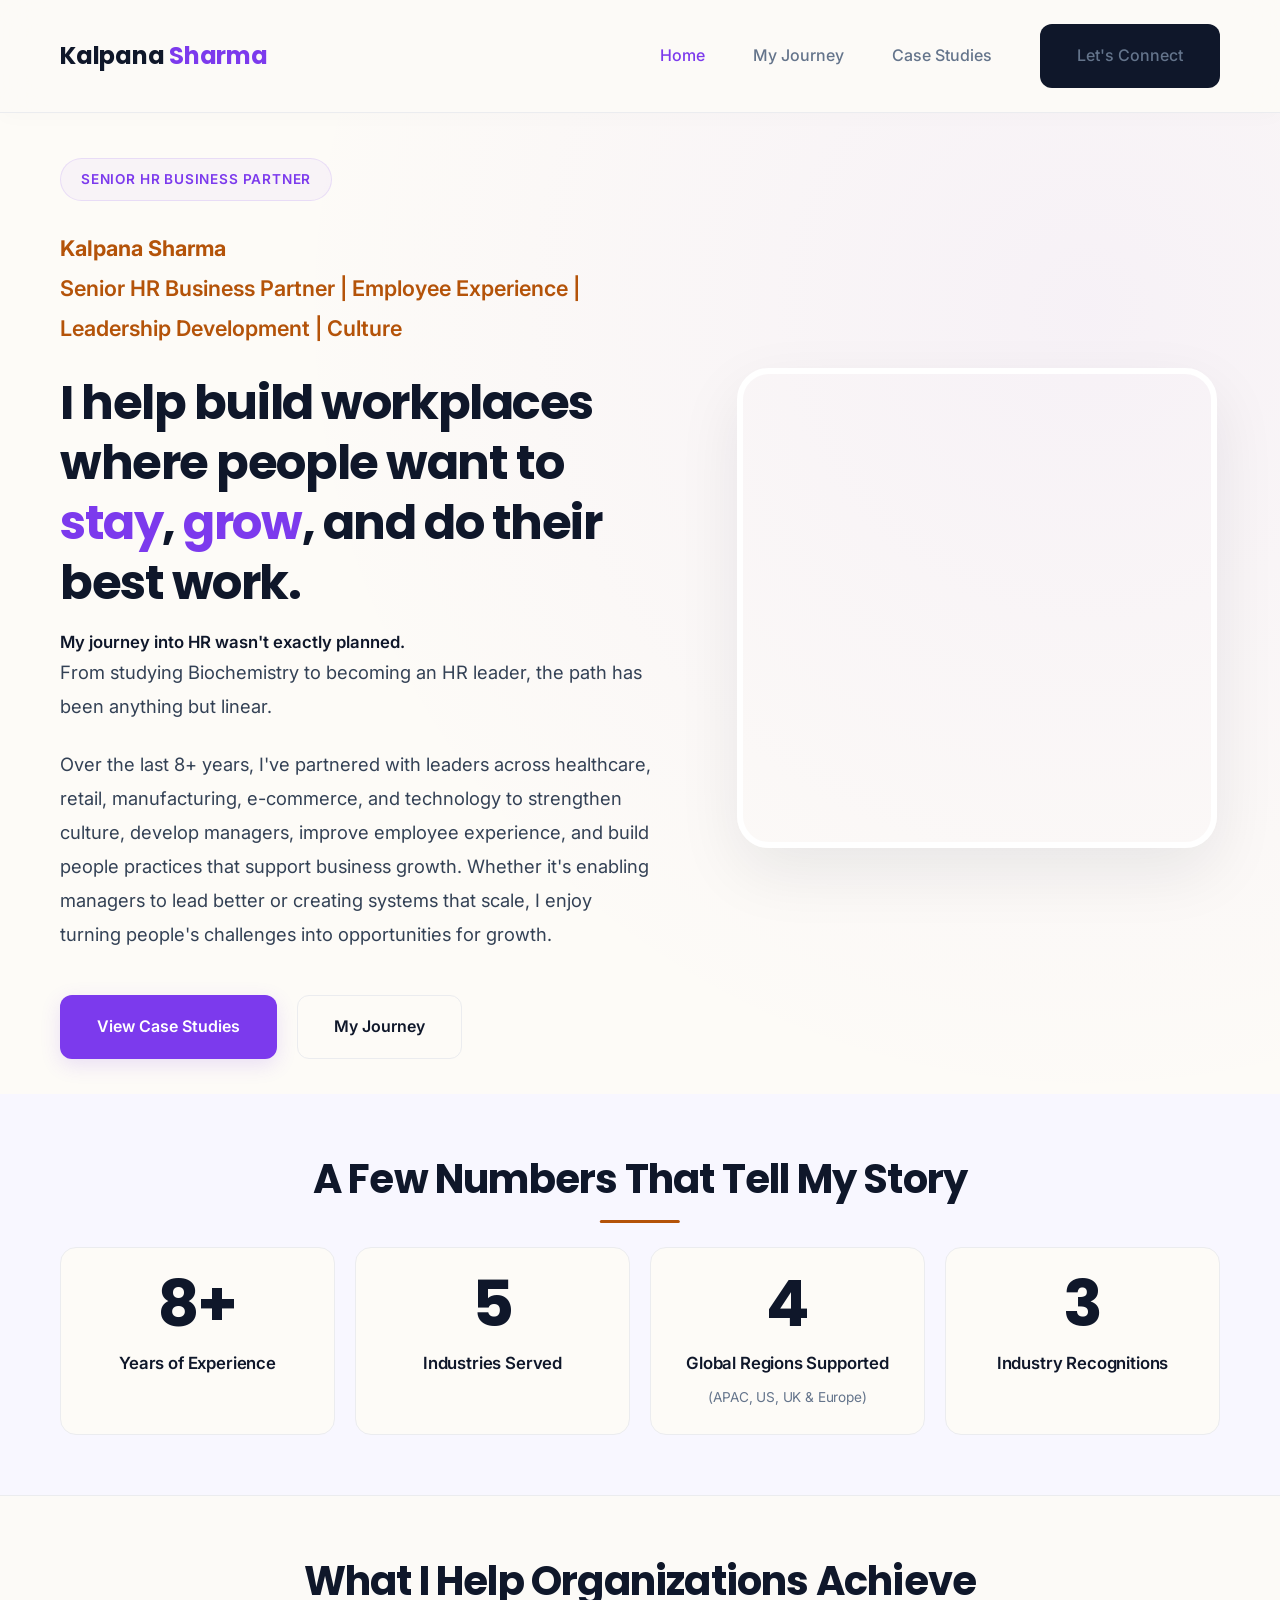
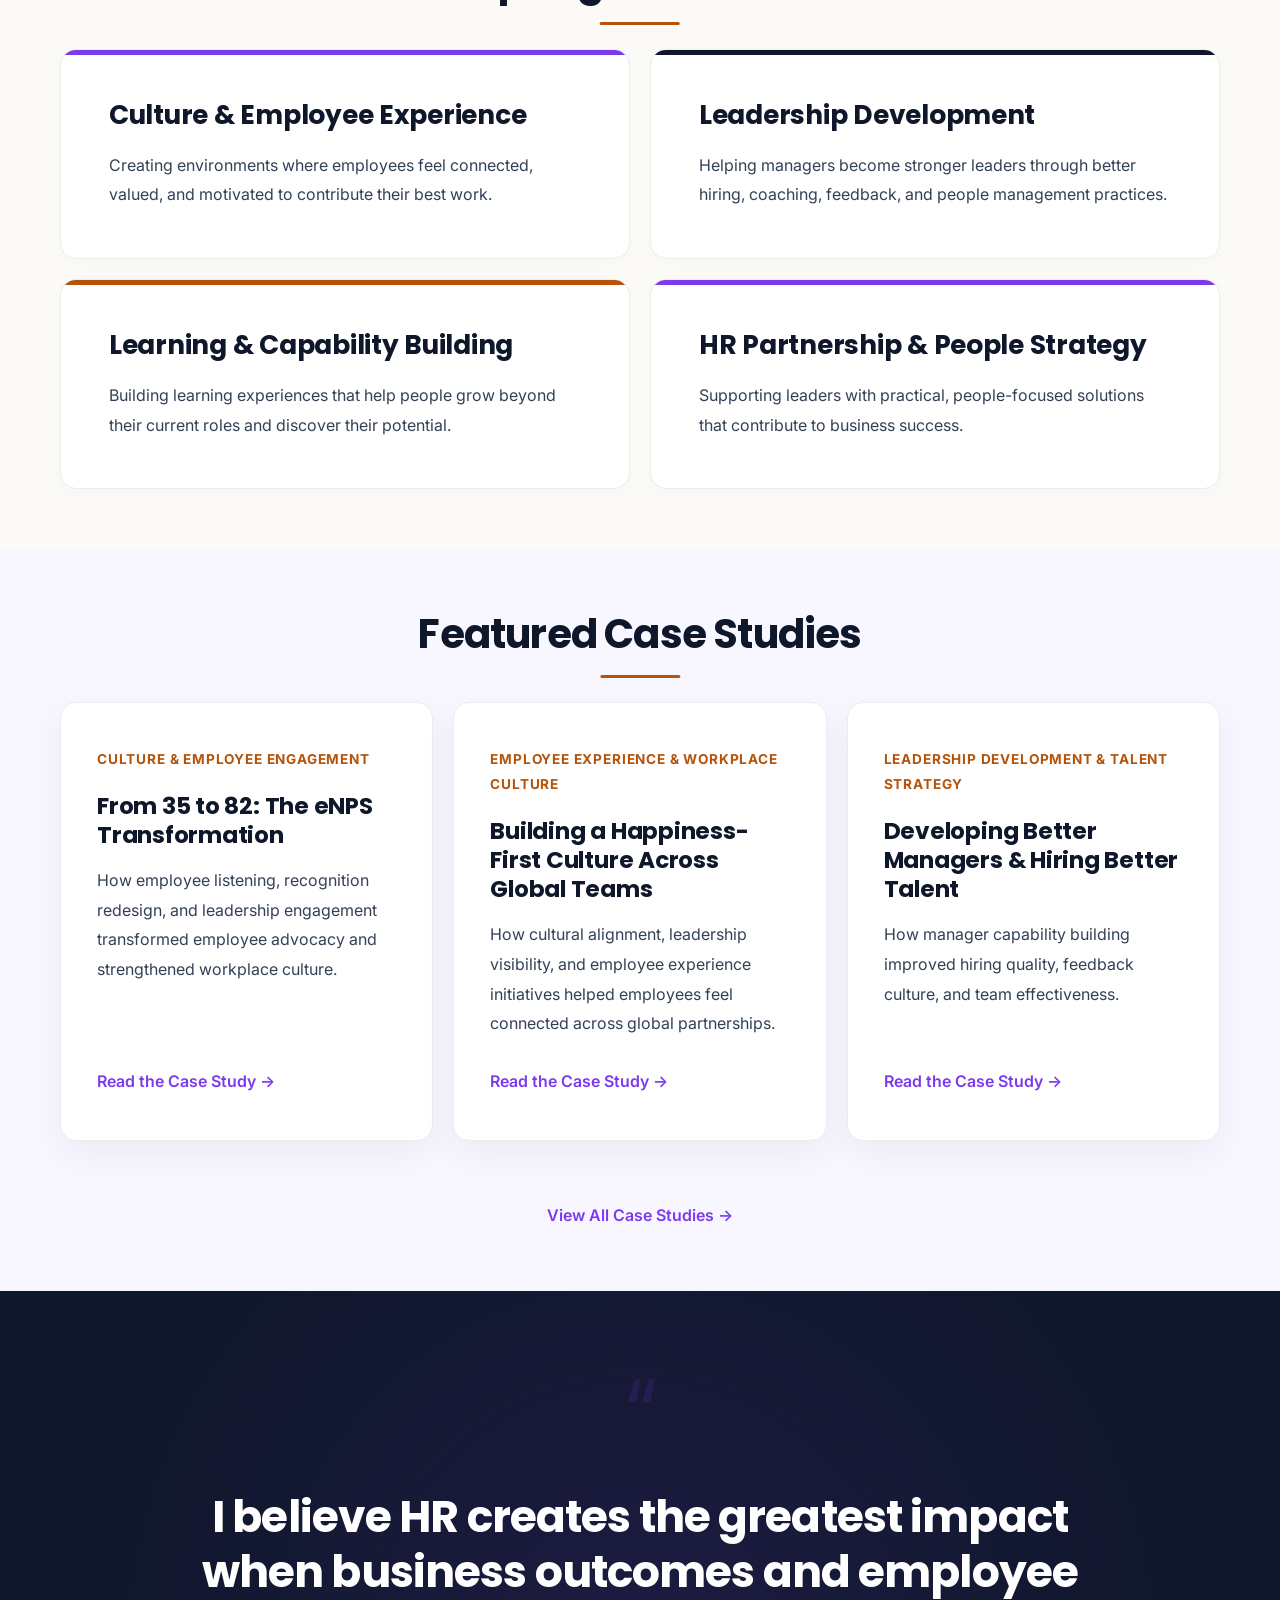
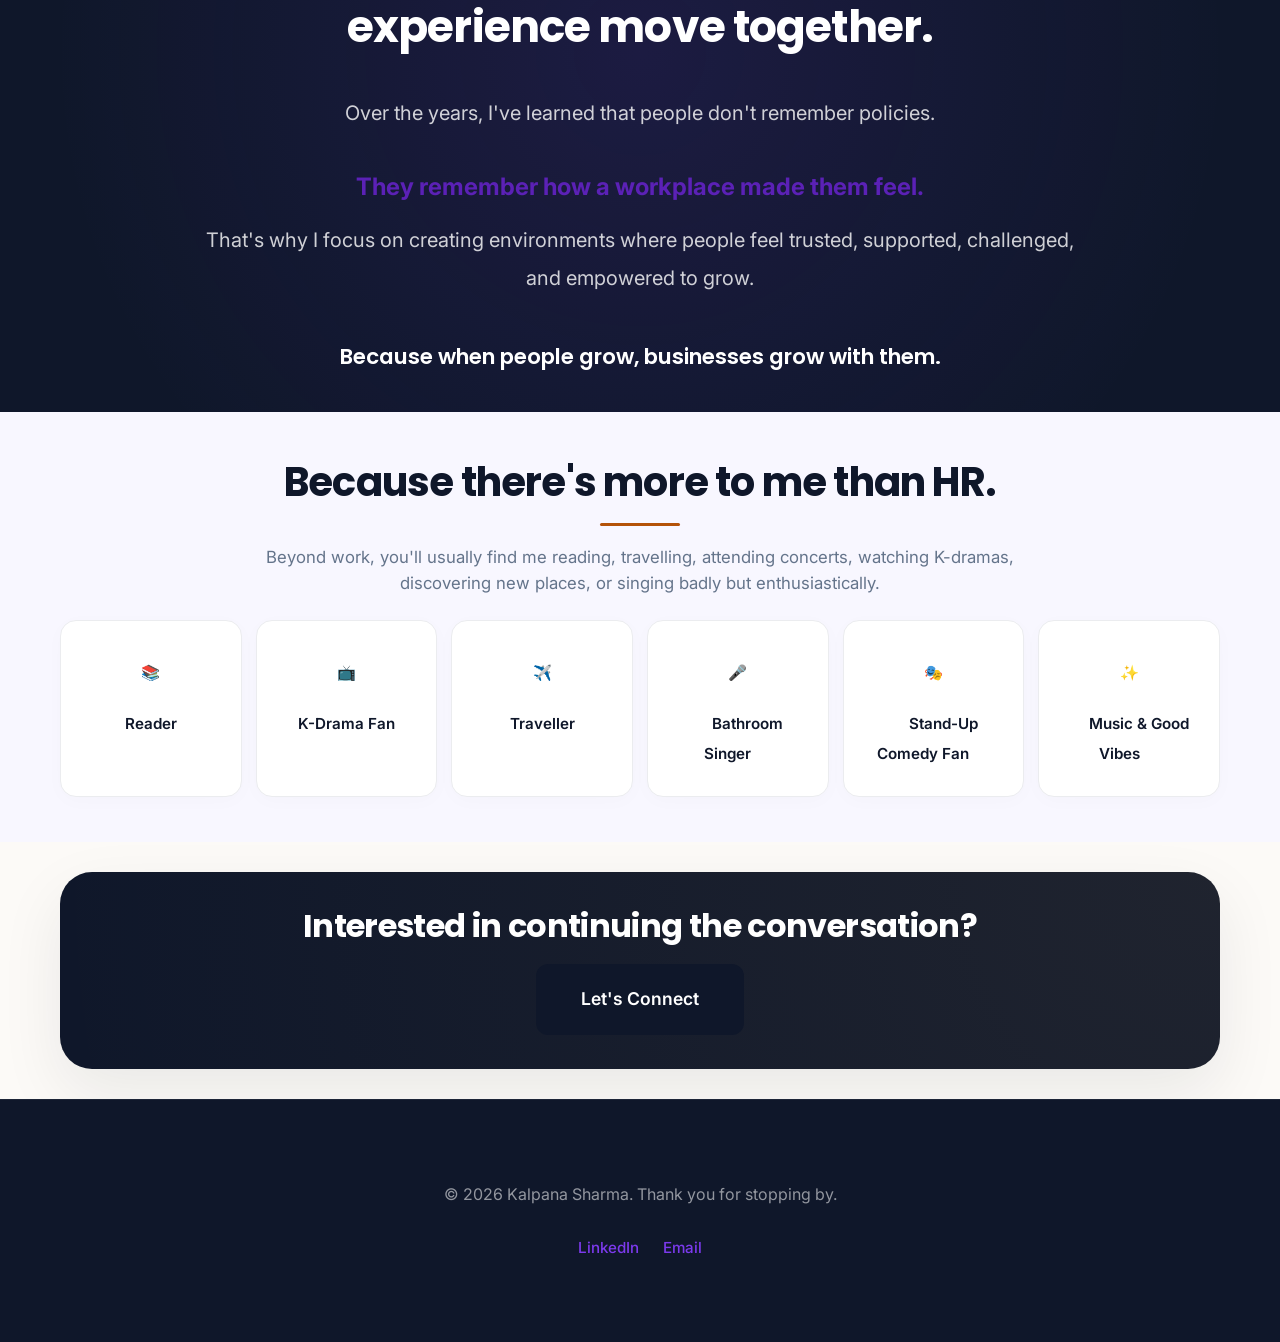
<file: Home page.html>
<!DOCTYPE html>
<html lang="en">
<head>
    <meta charset="UTF-8">
    <meta name="viewport" content="width=device-width, initial-scale=1.0">
    <title>Kalpana Sharma | Senior HR Business Partner | Employee Experience & Culture</title>
    <meta name="description" content="Senior HR Business Partner with 8+ years of experience across healthcare, retail, manufacturing, e-commerce, and technology. Passionate about employee experience, leadership development, workplace culture, and people strategy.">
    
    <!-- Open Graph / Facebook Meta Tags -->
    <meta property="og:type" content="website">
    <meta property="og:url" content="https://kalpanasharma.github.io/">
    <meta property="og:title" content="Kalpana Sharma | Senior HR Business Partner | Employee Experience & Culture">
    <meta property="og:description" content="Senior HR Business Partner with 8+ years of experience across healthcare, retail, manufacturing, e-commerce, and technology.">
    <meta property="og:image" content="assets/images/hero-photo.jpg">

    <!-- Twitter Meta Tags -->
    <meta name="twitter:card" content="summary_large_image">
    <meta name="twitter:title" content="Kalpana Sharma | Senior HR Business Partner | Employee Experience & Culture">
    <meta name="twitter:description" content="Senior HR Business Partner with 8+ years of experience across healthcare, retail, manufacturing, e-commerce, and technology.">
    <meta name="twitter:image" content="assets/images/hero-photo.jpg">

    <!-- Google Fonts -->
    <link rel="preconnect" href="https://fonts.googleapis.com">
    <link rel="preconnect" href="https://fonts.gstatic.com" crossorigin>
    <link href="https://fonts.googleapis.com/css2?family=Inter:wght=400;500;600&family=Poppins:wght=600;700&display=swap" rel="stylesheet">
    <link rel="stylesheet" href="style.css">
    
    <style>
        /* Mobile & Layout Baseline Enhancements for GitHub Pages Performance */
        .hero-photo {
            content-visibility: auto;
        }
        .footer-links-container {
            margin-top: 12px;
            display: flex;
            justify-content: center;
            gap: 24px;
            flex-wrap: wrap;
        }
        .footer-link {
            color: var(--color-purple);
            text-decoration: none;
            font-size: 0.95rem;
            font-weight: 500;
            transition: color var(--transition-smooth);
        }
        .footer-link:hover {
            color: var(--color-navy);
            text-decoration: underline;
        }
        @media (max-width: 768px) {
            .hero-section {
                padding: 60px 0;
            }
            .hero-grid {
                grid-template-columns: 1fr;
                gap: 40px;
                text-align: center;
            }
            .hero-actions {
                justify-content: center;
            }
            .metrics-grid {
                grid-template-columns: repeat(auto-fit, minmax(140px, 1fr));
                gap: 20px;
            }
            .cases-grid, .expertise-grid {
                grid-template-columns: 1fr;
                gap: 24px;
            }
            .nav-container {
                flex-direction: column;
                gap: 16px;
                text-align: center;
            }
        }
    </style>
</head>
<body>

    <!-- Main Navigation Header -->
    <header class="main-header">
        <nav class="container nav-container" aria-label="Main Navigation">
            <a href="index.html" class="logo">Kalpana <span class="text-purple">Sharma</span></a>
            <div class="nav-links">
                <a href="index.html" class="active" aria-current="page">Home</a>
                <a href="my-journey.html">My Journey</a>
                <a href="case-studies.html">Case Studies</a>
                <a href="lets-connect.html" class="btn btn-secondary">Let's Connect</a>
            </div>
        </nav>
    </header>

    <!-- Hero Introduction Section -->
    <main id="main-content">
        <section class="hero-section" aria-label="Introduction">
            <div class="container hero-grid">
                <div class="hero-content">
                    <span class="badge">Senior HR Business Partner</span>
                    <p class="hero-subheading"><strong>Kalpana Sharma</strong><br>Senior HR Business Partner | Employee Experience | Leadership Development | Culture</p>
                    <h1>I help build workplaces where people want to <span class="text-purple">stay</span>, <span class="text-purple">grow</span>, and do their best work.</h1>
                    <div class="hero-story">
                        <p class="lead">My journey into HR wasn't exactly planned.</p>
                        <p>From studying Biochemistry to becoming an HR leader, the path has been anything but linear.</p>
                        <p>Over the last 8+ years, I've partnered with leaders across healthcare, retail, manufacturing, e-commerce, and technology to strengthen culture, develop managers, improve employee experience, and build people practices that support business growth. Whether it's enabling managers to lead better or creating systems that scale, I enjoy turning people's challenges into opportunities for growth.</p>
                    </div>
                    <div class="hero-actions">
                        <a href="case-studies.html" class="btn btn-primary">View Case Studies</a>
                        <a href="my-journey.html" class="btn btn-outline">My Journey</a>
                    </div>
                </div>
                <div class="hero-image-container">
                    <div class="hero-image-wrapper">
                        <img src="assets/images/hero-photo.jpg" alt="Professional portrait of Kalpana Sharma, Senior HR Business Partner" class="hero-photo" width="600" height="600" loading="eager">
                    </div>
                </div>
            </div>
        </section>

        <!-- Metrics Overview Section -->
        <section class="section metrics-section" aria-label="Key Metrics">
            <div class="container">
                <h2 class="section-title text-center">A Few Numbers That Tell My Story</h2>
                <div class="metrics-grid">
                    <div class="metric-card">
                        <div class="metric-number">8+</div>
                        <div class="metric-label">Years of Experience</div>
                    </div>
                    <div class="metric-card">
                        <div class="metric-number text-purple">5</div>
                        <div class="metric-label">Industries Served</div>
                    </div>
                    <div class="metric-card">
                        <div class="metric-number text-gold">4</div>
                        <div class="metric-label">Global Regions Supported <span class="sub-label">(APAC, US, UK & Europe)</span></div>
                    </div>
                    <div class="metric-card">
                        <div class="metric-number">3</div>
                        <div class="metric-label">Industry Recognitions</div>
                    </div>
                </div>
            </div>
        </section>

        <!-- Core Strategic Areas Section -->
        <section class="section expertise-section" aria-label="Core Capabilities">
            <div class="container">
                <h2 class="section-title text-center">What I Help Organizations Achieve</h2>
                <div class="expertise-grid">
                    <div class="expertise-card">
                        <div class="card-accent-line bg-purple"></div>
                        <h3>Culture & Employee Experience</h3>
                        <p>Creating environments where employees feel connected, valued, and motivated to contribute their best work.</p>
                    </div>
                    <div class="expertise-card">
                        <div class="card-accent-line bg-navy"></div>
                        <h3>Leadership Development</h3>
                        <p>Helping managers become stronger leaders through better hiring, coaching, feedback, and people management practices.</p>
                    </div>
                    <div class="expertise-card">
                        <div class="card-accent-line bg-gold"></div>
                        <h3>Learning & Capability Building</h3>
                        <p>Building learning experiences that help people grow beyond their current roles and discover their potential.</p>
                    </div>
                    <div class="expertise-card">
                        <div class="card-accent-line bg-purple"></div>
                        <h3>HR Partnership & People Strategy</h3>
                        <p>Supporting leaders with practical, people-focused solutions that contribute to business success.</p>
                    </div>
                </div>
            </div>
        </section>

        <!-- Selected Project Highlights Section -->
        <section class="section cases-section" aria-label="Featured Case Studies">
            <div class="container">
                <h2 class="section-title text-center">Featured Case Studies</h2>
                <div class="cases-grid">
                    <article class="case-card">
                        <div class="case-category">Culture & Employee Engagement</div>
                        <h3>From 35 to 82: The eNPS Transformation</h3>
                        <p>How employee listening, recognition redesign, and leadership engagement transformed employee advocacy and strengthened workplace culture.</p>
                        <a href="case-studies/enps-transformation.html" class="case-link">Read the Case Study &rarr;</a>
                    </article>
                    <article class="case-card">
                        <div class="case-category">Employee Experience & Workplace Culture</div>
                        <h3>Building a Happiness-First Culture Across Global Teams</h3>
                        <p>How cultural alignment, leadership visibility, and employee experience initiatives helped employees feel connected across global partnerships.</p>
                        <a href="case-studies/happiness-culture.html" class="case-link">Read the Case Study &rarr;</a>
                    </article>
                    <article class="case-card">
                        <div class="case-category">Leadership Development & Talent Strategy</div>
                        <h3>Developing Better Managers & Hiring Better Talent</h3>
                        <p>How manager capability building improved hiring quality, feedback culture, and team effectiveness.</p>
                        <a href="case-studies/managers-talent.html" class="case-link">Read the Case Study &rarr;</a>
                    </article>
                </div>
                <div class="text-center section-footer-link">
                    <a href="case-studies.html" class="btn-text">View All Case Studies &rarr;</a>
                </div>
            </div>
        </section>

        <!-- Leadership Creed / Philosophy Section -->
        <section class="section philosophy-section" aria-label="My Philosophy">
            <div class="container text-center">
                <blockquote class="philosophy-container">
                    <span class="philosophy-icon" aria-hidden="true">&ldquo;</span>
                    <h2>I believe HR creates the greatest impact when business outcomes and employee experience move together.</h2>
                    <div class="philosophy-text">
                        <p>Over the years, I've learned that people don't remember policies.</p>
                        <p class="highlight">They remember how a workplace made them feel.</p>
                        <p>That's why I focus on creating environments where people feel trusted, supported, challenged, and empowered to grow.</p>
                    </div>
                    <cite class="philosophy-author">Because when people grow, businesses grow with them.</cite>
                </blockquote>
            </div>
        </section>

        <!-- Lifestyle interests & Personality Profile -->
        <section class="section beyond-section" aria-label="Beyond Professional Life">
            <div class="container">
                <h2 class="section-title text-center">Because there's more to me than HR.</h2>
                <p class="section-intro text-center">Beyond work, you'll usually find me reading, travelling, attending concerts, watching K-dramas, discovering new places, or singing badly but enthusiastically.</p>
                <div class="beyond-grid">
                    <div class="interest-card">
                        <span class="interest-icon" aria-hidden="true">📚</span>
                        <span class="interest-label">Reader</span>
                    </div>
                    <div class="interest-card">
                        <span class="interest-icon" aria-hidden="true">📺</span>
                        <span class="interest-label">K-Drama Fan</span>
                    </div>
                    <div class="interest-card">
                        <span class="interest-icon" aria-hidden="true">✈️</span>
                        <span class="interest-label">Traveller</span>
                    </div>
                    <div class="interest-card">
                        <span class="interest-icon" aria-hidden="true">🎤</span>
                        <span class="interest-label">Bathroom Singer</span>
                    </div>
                    <div class="interest-card">
                        <span class="interest-icon" aria-hidden="true">🎭</span>
                        <span class="interest-label">Stand-Up Comedy Fan</span>
                    </div>
                    <div class="interest-card">
                        <span class="interest-icon" aria-hidden="true">✨</span>
                        <span class="interest-label">Music & Good Vibes</span>
                    </div>
                </div>
            </div>
        </section>

        <!-- Final CTA Invitation -->
        <section class="cta-section" aria-label="Call to Action">
            <div class="container">
                <div class="cta-card">
                    <h2>Interested in continuing the conversation?</h2>
                    <a href="lets-connect.html" class="btn btn-secondary btn-lg">Let's Connect</a>
                </div>
            </div>
        </section>
    </main>

    <!-- Global Footer Module with Strategic Social Integration -->
    <footer class="main-footer">
        <div class="container text-center">
            <p>&copy; 2026 Kalpana Sharma. Thank you for stopping by.</p>
            <div class="footer-links-container">
                <a href="https://www.linkedin.com/in/kalpana-sharma9315/" class="footer-link" target="_blank" rel="noopener noreferrer">LinkedIn</a>
                <a href="mailto:sharmakalpana3194@gmail.com" class="footer-link">Email</a>
            </div>
        </div>
    </footer>

</body>
</html>
</file>
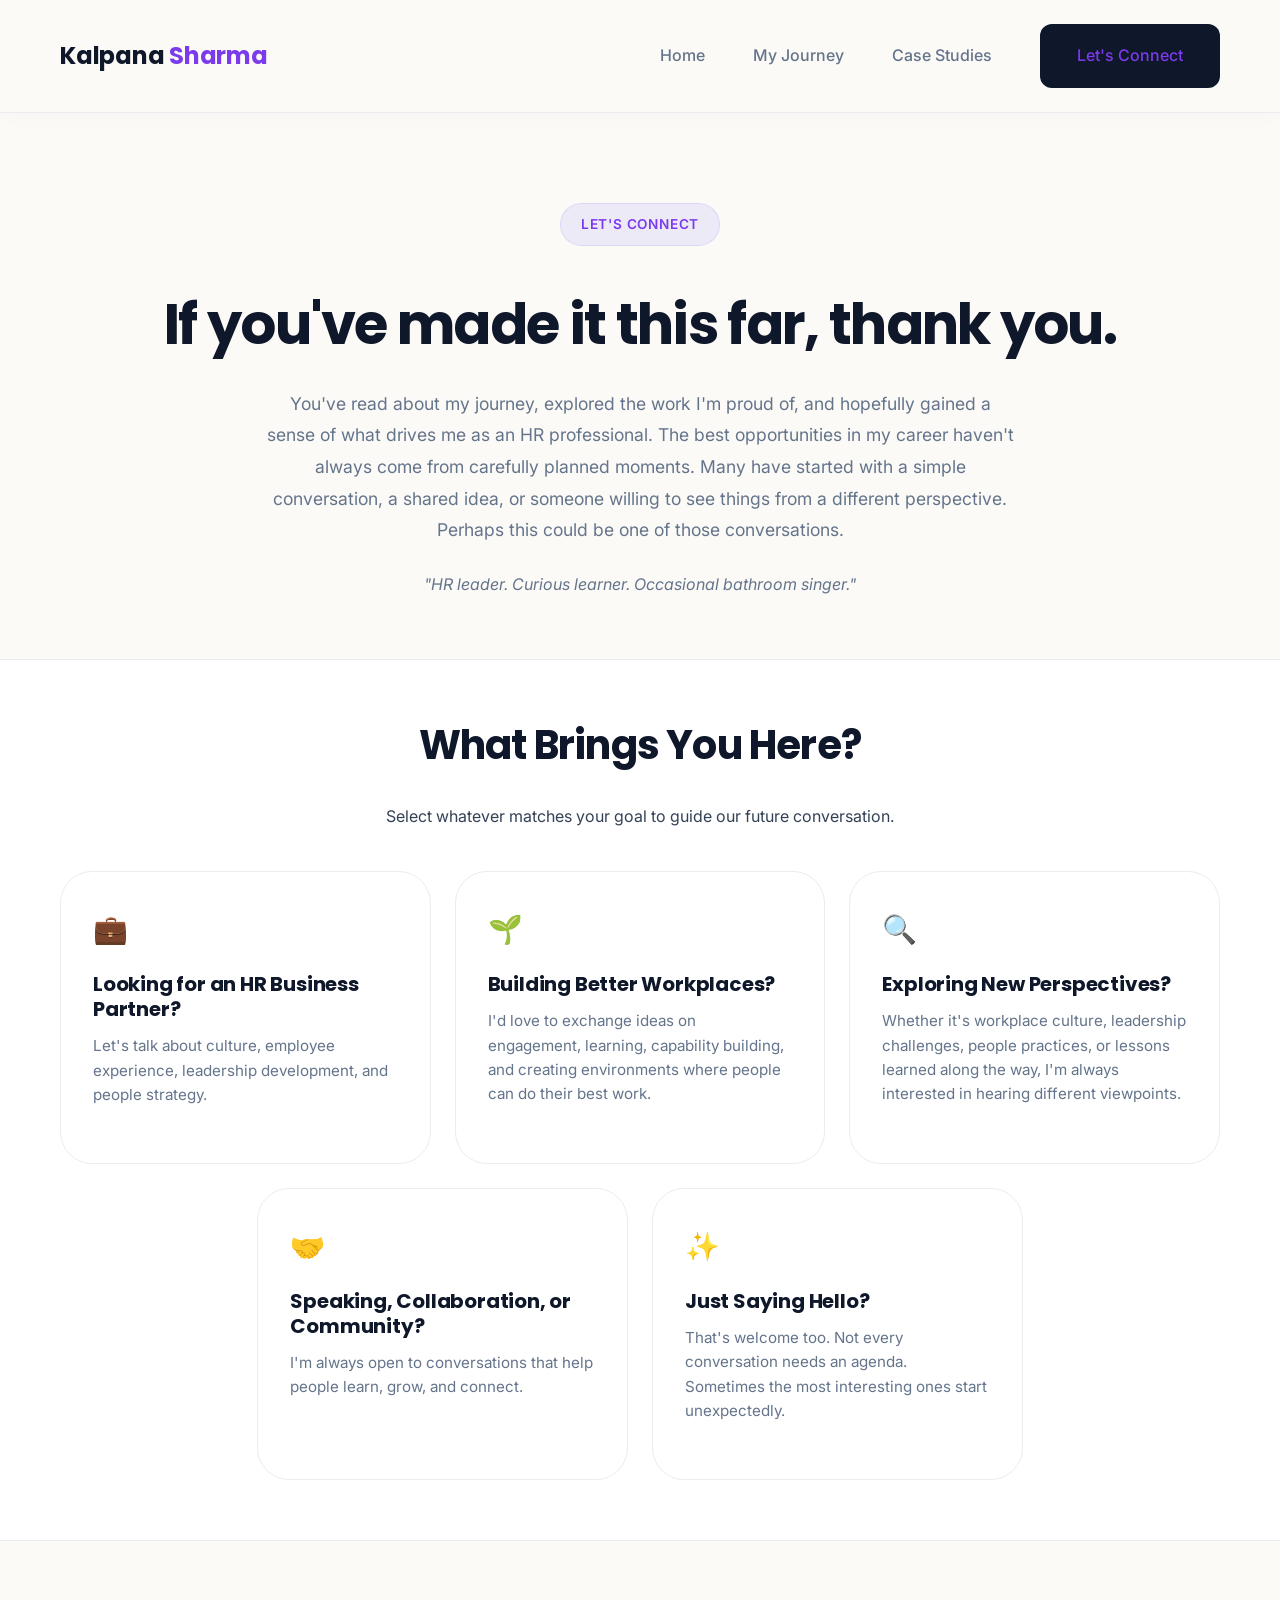
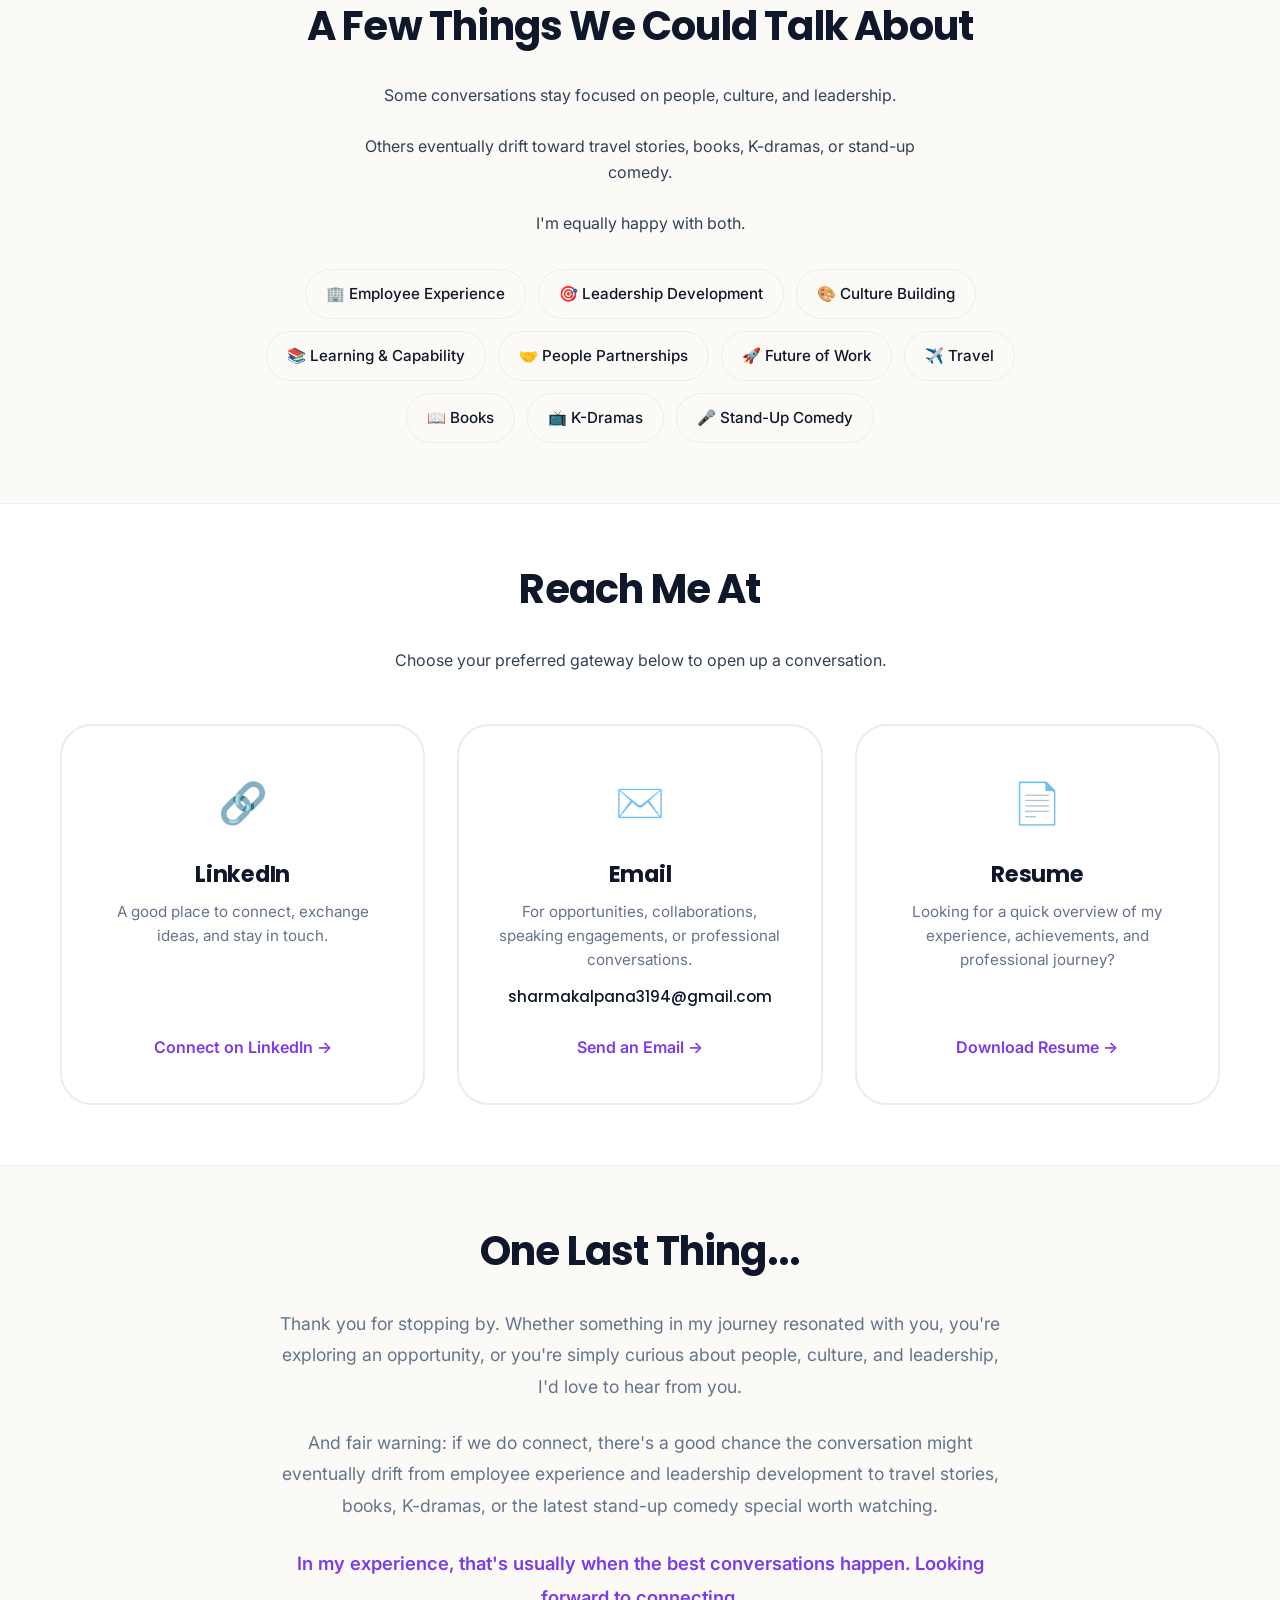
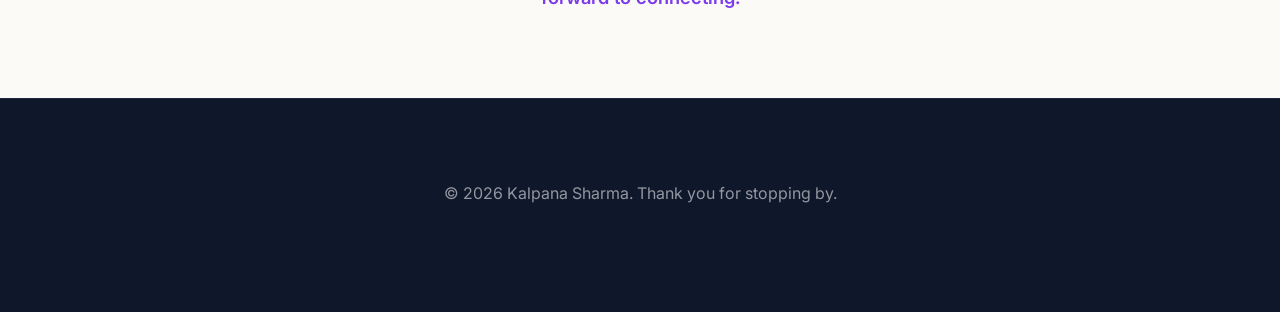
<file: Let's Connect.html>
<!-- lets-connect.html -->
<!DOCTYPE html>
<html lang="en">
<head>
    <meta charset="UTF-8">
    <meta name="viewport" content="width=device-width, initial-scale=1.0">
    <title>Let's Connect | Kalpana Sharma</title>
    <!-- Google Fonts -->
    <link rel="preconnect" href="https://fonts.googleapis.com">
    <link rel="preconnect" href="https://fonts.gstatic.com" crossorigin>
    <link href="https://fonts.googleapis.com/css2?family=Inter:wght=400;500;600&family=Poppins:wght=600;700&display=swap" rel="stylesheet">
    <link rel="stylesheet" href="style.css">
    <style>
        /* Portfolio Design System Integrations for Let's Connect Architecture */
        .connect-hero {
            padding: 90px 0 60px 0;
            background-color: var(--color-bg);
            border-bottom: 1px solid var(--color-border);
            text-align: center;
        }
        .connect-hero p {
            max-width: 750px;
            margin: 16px auto 0 auto;
            font-size: 1.1rem;
            line-height: 1.8;
            color: var(--color-text-muted);
        }
        .connect-grid {
            display: grid;
            grid-template-columns: repeat(6, 1fr);
            gap: 24px;
            margin-top: 32px;
        }
        .connect-card {
            background: var(--color-white);
            border: 1px solid var(--color-border);
            border-radius: var(--radius-lg);
            padding: 32px;
            transition: all var(--transition-smooth);
            display: flex;
            flex-direction: column;
            cursor: pointer;
            position: relative;
            overflow: hidden;
        }
        .connect-card:hover {
            transform: translateY(-4px);
            border-color: var(--color-purple);
            box-shadow: var(--shadow-sm);
        }
        .connect-card .card-icon {
            font-size: 1.75rem;
            margin-bottom: 16px;
            color: var(--color-purple);
        }
        .connect-card h3 {
            font-size: 1.25rem;
            color: var(--color-navy);
            margin-bottom: 12px;
        }
        .connect-card p {
            font-size: 0.95rem;
            color: var(--color-text-muted);
            line-height: 1.6;
        }
        /* Row 1 Layout: 3 Cards */
        .connect-card.row-1 {
            grid-column: span 2;
        }
        /* Row 2 Layout: 2 Centered Cards */
        .connect-card.row-2-first {
            grid-column: 2 / span 2;
        }
        .connect-card.row-2-second {
            grid-column: 4 / span 2;
        }
        .interactive-chip-grid {
            display: flex;
            flex-wrap: wrap;
            gap: 12px;
            margin-top: 24px;
            justify-content: center;
            max-width: 800px;
            margin-left: auto;
            margin-right: auto;
        }
        .topic-chip {
            background: var(--color-bg);
            border: 1px solid var(--color-border);
            padding: 10px 20px;
            border-radius: 30px;
            font-size: 0.95rem;
            font-weight: 500;
            color: var(--color-navy);
            transition: all var(--transition-smooth);
            display: inline-flex;
            align-items: center;
            gap: 8px;
        }
        .topic-chip:hover {
            background: var(--color-white);
            border-color: var(--color-purple);
            color: var(--color-purple);
            transform: scale(1.03);
        }
        .channels-grid {
            display: grid;
            grid-template-columns: repeat(3, 1fr);
            gap: 32px;
            margin-top: 40px;
        }
        .channel-card {
            background: var(--color-white);
            border: 2px solid var(--color-border);
            border-radius: var(--radius-lg);
            padding: 40px 32px;
            text-align: center;
            display: flex;
            flex-direction: column;
            align-items: center;
            justify-content: space-between;
            transition: all var(--transition-smooth);
            text-decoration: none !important;
        }
        .channel-card:hover {
            border-color: var(--color-purple);
            background-color: var(--color-bg);
            transform: translateY(-6px);
            box-shadow: var(--shadow-md);
        }
        .channel-card .channel-icon {
            font-size: 2.5rem;
            margin-bottom: 20px;
        }
        .channel-card h3 {
            font-size: 1.4rem;
            color: var(--color-navy);
            margin-bottom: 12px;
        }
        .channel-card p {
            font-size: 0.95rem;
            color: var(--color-text-muted);
            line-height: 1.6;
            margin-bottom: 24px;
            flex-grow: 1;
        }
        .channel-card .channel-action {
            font-weight: 600;
            color: var(--color-purple);
            font-size: 1rem;
            display: inline-flex;
            align-items: center;
            gap: 6px;
            transition: gap var(--transition-smooth);
        }
        .channel-card:hover .channel-action {
            gap: 12px;
        }
        @media (max-width: 992px) {
            .channels-grid { grid-template-columns: 1fr; gap: 24px; max-width: 500px; margin-left: auto; margin-right: auto; }
            .connect-grid { grid-template-columns: 1fr; }
            .connect-card.row-1, .connect-card.row-2-first, .connect-card.row-2-second { grid-column: span 1; }
        }
    </style>
</head>
<body>

    <!-- Header Navigation -->
    <header class="main-header">
        <div class="container nav-container">
            <a href="index.html" class="logo">Kalpana <span class="text-purple">Sharma</span></a>
            <nav class="nav-links">
                <a href="index.html">Home</a>
                <a href="my-journey.html">My Journey</a>
                <a href="case-studies.html">Case Studies</a>
                <a href="lets-connect.html" class="active btn btn-secondary" style="color: var(--color-purple) !important;">Let's Connect</a>
            </nav>
        </div>
    </header>

    <!-- Hero Header -->
    <section class="connect-hero">
        <div class="container">
            <span class="badge" style="background: rgba(99, 102, 241, 0.1); color: var(--color-purple);">Let's Connect</span>
            <h1 style="margin-top: 16px;">If you've made it this far, thank you.</h1>
            <p>
                You've read about my journey, explored the work I'm proud of, and hopefully gained a sense of what drives me as an HR professional. 
                The best opportunities in my career haven't always come from carefully planned moments. Many have started with a simple conversation, a shared idea, or someone willing to see things from a different perspective. 
                Perhaps this could be one of those conversations.
            </p>
            <p style="font-style: italic; font-size: 1rem; margin-top: 24px; color: var(--color-text-muted);">
                "HR leader. Curious learner. Occasional bathroom singer."
            </p>
        </div>
    </section>

    <!-- Section 2: What Brings You Here? -->
    <section class="section" style="background-color: var(--color-white); border-bottom: 1px solid var(--color-border);">
        <div class="container">
            <div class="text-center" style="margin-bottom: 40px;">
                <h2>What Brings You Here?</h2>
                <p class="text-muted" style="max-width: 550px; margin: 8px auto 0 auto;">Select whatever matches your goal to guide our future conversation.</p>
            </div>

            <div class="connect-grid">
                <!-- Card 1 (Row 1) -->
                <div class="connect-card row-1">
                    <div class="card-icon">💼</div>
                    <h3>Looking for an HR Business Partner?</h3>
                    <p>Let's talk about culture, employee experience, leadership development, and people strategy.</p>
                </div>
                <!-- Card 2 (Row 1) -->
                <div class="connect-card row-1">
                    <div class="card-icon">🌱</div>
                    <h3>Building Better Workplaces?</h3>
                    <p>I'd love to exchange ideas on engagement, learning, capability building, and creating environments where people can do their best work.</p>
                </div>
                <!-- Card 3 (Row 1) -->
                <div class="connect-card row-1">
                    <div class="card-icon">🔍</div>
                    <h3>Exploring New Perspectives?</h3>
                    <p>Whether it's workplace culture, leadership challenges, people practices, or lessons learned along the way, I'm always interested in hearing different viewpoints.</p>
                </div>
                <!-- Card 4 (Row 2 Centered) -->
                <div class="connect-card row-2-first">
                    <div class="card-icon">🤝</div>
                    <h3>Speaking, Collaboration, or Community?</h3>
                    <p>I'm always open to conversations that help people learn, grow, and connect.</p>
                </div>
                <!-- Card 5 (Row 2 Centered) -->
                <div class="connect-card row-2-second">
                    <div class="card-icon">✨</div>
                    <h3>Just Saying Hello?</h3>
                    <p>That's welcome too. Not every conversation needs an agenda. Sometimes the most interesting ones start unexpectedly.</p>
                </div>
            </div>
        </div>
    </section>

    <!-- Section 3: A Few Things We Could Talk About -->
    <section class="section text-center" style="background-color: var(--color-bg); border-bottom: 1px solid var(--color-border);">
        <div class="container">
            <h2>A Few Things We Could Talk About</h2>
            <p class="text-muted" style="max-width: 600px; margin: 12px auto 0 auto; line-height: 1.6;">
                Some conversations stay focused on people, culture, and leadership.<br><br>
                Others eventually drift toward travel stories, books, K-dramas, or stand-up comedy.<br><br>
                I'm equally happy with both.
            </p>
            
            <div class="interactive-chip-grid" style="margin-top: 32px;">
                <span class="topic-chip">🏢 Employee Experience</span>
                <span class="topic-chip">🎯 Leadership Development</span>
                <span class="topic-chip">🎨 Culture Building</span>
                <span class="topic-chip">📚 Learning & Capability</span>
                <span class="topic-chip">🤝 People Partnerships</span>
                <span class="topic-chip">🚀 Future of Work</span>
                <span class="topic-chip">✈️ Travel</span>
                <span class="topic-chip">📖 Books</span>
                <span class="topic-chip">📺 K-Dramas</span>
                <span class="topic-chip">🎤 Stand-Up Comedy</span>
            </div>
        </div>
    </section>

    <!-- Section 4: Reach Me At -->
    <section class="section" style="background-color: var(--color-white); border-bottom: 1px solid var(--color-border);">
        <div class="container">
            <div class="text-center" style="margin-bottom: 48px;">
                <h2>Reach Me At</h2>
                <p class="text-muted" style="max-width: 500px; margin: 8px auto 0 auto;">Choose your preferred gateway below to open up a conversation.</p>
            </div>

            <div class="channels-grid">
                <!-- LinkedIn Card -->
                <a href="https://www.linkedin.com/in/kalpana-sharma9315/" target="_blank" class="channel-card">
                    <div class="channel-icon">🔗</div>
                    <h3>LinkedIn</h3>
                    <p>A good place to connect, exchange ideas, and stay in touch.</p>
                    <span class="channel-action">Connect on LinkedIn &rarr;</span>
                </a>

                <!-- Email Card -->
                <a href="mailto:sharmakalpana3194@gmail.com" class="channel-card">
                    <div class="channel-icon">✉️</div>
                    <h3>Email</h3>
                    <p>For opportunities, collaborations, speaking engagements, or professional conversations.<br><span style="display:inline-block; margin-top:12px; font-weight:500; font-family:var(--font-heading); color:var(--color-navy);">sharmakalpana3194@gmail.com</span></p>
                    <span class="channel-action">Send an Email &rarr;</span>
                </a>

                <!-- Resume Card -->
                <a href="assets/resume.pdf" download class="channel-card">
                    <div class="channel-icon">📄</div>
                    <h3>Resume</h3>
                    <p>Looking for a quick overview of my experience, achievements, and professional journey?</p>
                    <span class="channel-action">Download Resume &rarr;</span>
                </a>
            </div>
        </div>
    </section>

    <!-- Section 5: One Last Thing -->
    <section class="section" style="background-color: var(--color-bg); padding: 80px 0;">
        <div class="container" style="max-width: 800px; text-align: center;">
            <h2>One Last Thing...</h2>
            <p style="font-size: 1.1rem; line-height: 1.8; color: var(--color-text-muted); margin-top: 16px;">
                Thank you for stopping by. Whether something in my journey resonated with you, you're exploring an opportunity, or you're simply curious about people, culture, and leadership, I'd love to hear from you.
            </p>
            <p style="font-size: 1.1rem; line-height: 1.8; color: var(--color-text-muted); margin-top: 16px;">
                And fair warning: if we do connect, there's a good chance the conversation might eventually drift from employee experience and leadership development to travel stories, books, K-dramas, or the latest stand-up comedy special worth watching.
            </p>
            <p style="font-size: 1.15rem; font-weight: 600; color: var(--color-purple); margin-top: 24px;">
                In my experience, that's usually when the best conversations happen. Looking forward to connecting.
            </p>
        </div>
    </section>

    <!-- Footer -->
    <footer class="main-footer">
        <div class="container text-center">
            <p>&copy; 2026 Kalpana Sharma. Thank you for stopping by.</p>
        </div>
    </footer>

</body>
</html>
</file>
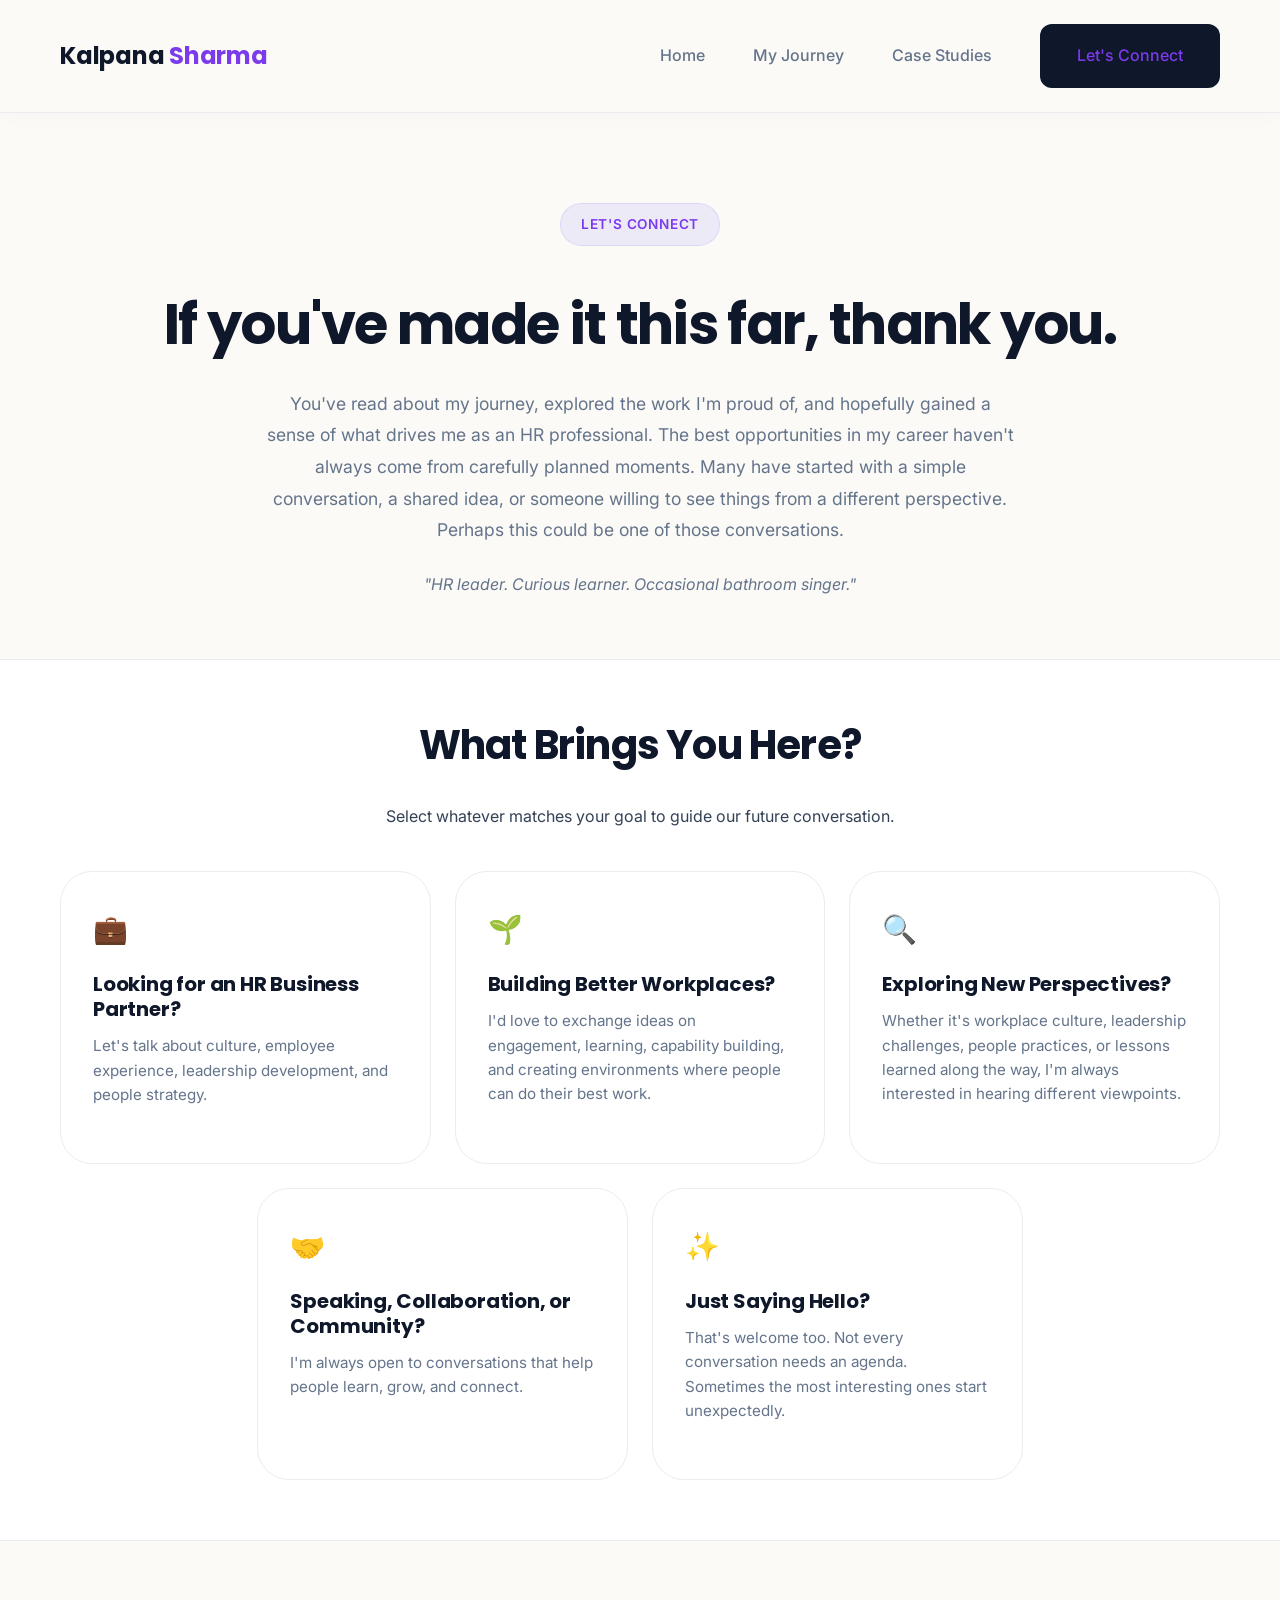
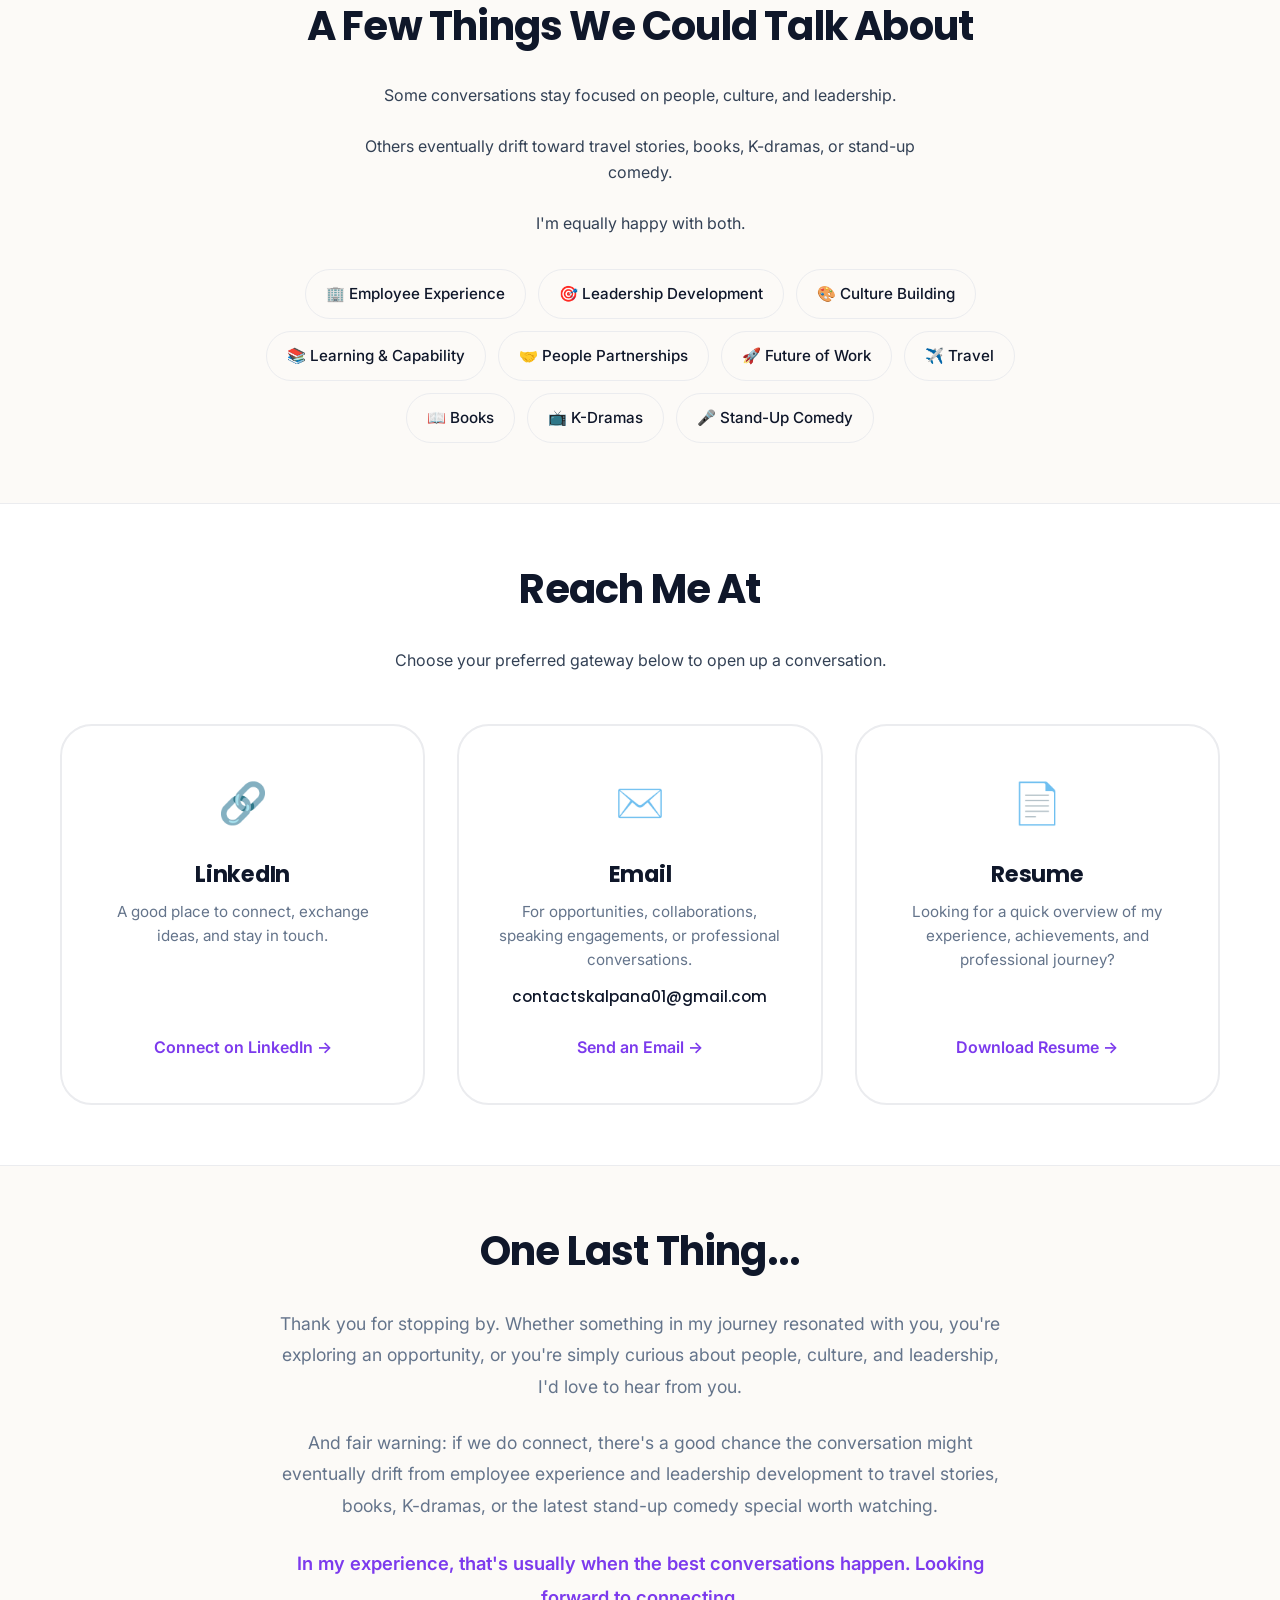
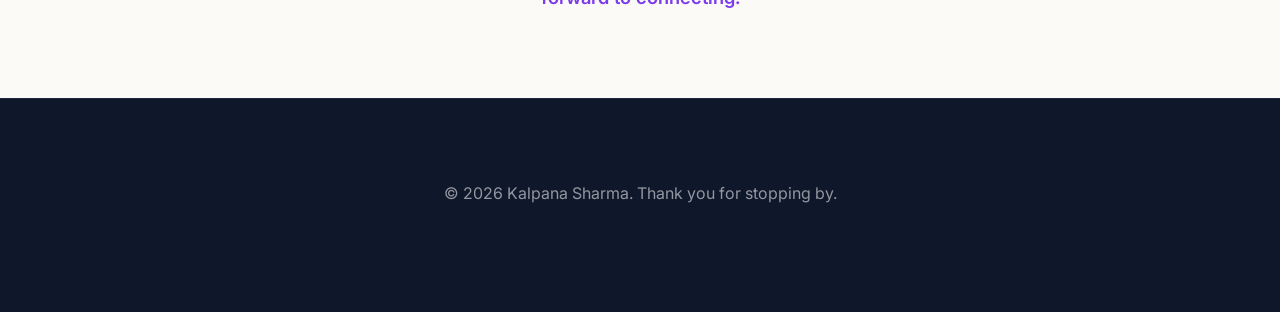
<file: lets-connect.html>
<!-- lets-connect.html -->
<!DOCTYPE html>
<html lang="en">
<head>
    <meta charset="UTF-8">
    <meta name="viewport" content="width=device-width, initial-scale=1.0">
    <title>Let's Connect | Kalpana Sharma</title>
    <!-- Google Fonts -->
    <link rel="preconnect" href="https://fonts.googleapis.com">
    <link rel="preconnect" href="https://fonts.gstatic.com" crossorigin>
    <link href="https://fonts.googleapis.com/css2?family=Inter:wght=400;500;600&family=Poppins:wght=600;700&display=swap" rel="stylesheet">
    <link rel="stylesheet" href="style.css">
    <style>
        /* Portfolio Design System Integrations for Let's Connect Architecture */
        .connect-hero {
            padding: 90px 0 60px 0;
            background-color: var(--color-bg);
            border-bottom: 1px solid var(--color-border);
            text-align: center;
        }
        .connect-hero p {
            max-width: 750px;
            margin: 16px auto 0 auto;
            font-size: 1.1rem;
            line-height: 1.8;
            color: var(--color-text-muted);
        }
        .connect-grid {
            display: grid;
            grid-template-columns: repeat(6, 1fr);
            gap: 24px;
            margin-top: 32px;
        }
        .connect-card {
            background: var(--color-white);
            border: 1px solid var(--color-border);
            border-radius: var(--radius-lg);
            padding: 32px;
            transition: all var(--transition-smooth);
            display: flex;
            flex-direction: column;
            cursor: pointer;
            position: relative;
            overflow: hidden;
        }
        .connect-card:hover {
            transform: translateY(-4px);
            border-color: var(--color-purple);
            box-shadow: var(--shadow-sm);
        }
        .connect-card .card-icon {
            font-size: 1.75rem;
            margin-bottom: 16px;
            color: var(--color-purple);
        }
        .connect-card h3 {
            font-size: 1.25rem;
            color: var(--color-navy);
            margin-bottom: 12px;
        }
        .connect-card p {
            font-size: 0.95rem;
            color: var(--color-text-muted);
            line-height: 1.6;
        }
        /* Row 1 Layout: 3 Cards */
        .connect-card.row-1 {
            grid-column: span 2;
        }
        /* Row 2 Layout: 2 Centered Cards */
        .connect-card.row-2-first {
            grid-column: 2 / span 2;
        }
        .connect-card.row-2-second {
            grid-column: 4 / span 2;
        }
        .interactive-chip-grid {
            display: flex;
            flex-wrap: wrap;
            gap: 12px;
            margin-top: 24px;
            justify-content: center;
            max-width: 800px;
            margin-left: auto;
            margin-right: auto;
        }
        .topic-chip {
            background: var(--color-bg);
            border: 1px solid var(--color-border);
            padding: 10px 20px;
            border-radius: 30px;
            font-size: 0.95rem;
            font-weight: 500;
            color: var(--color-navy);
            transition: all var(--transition-smooth);
            display: inline-flex;
            align-items: center;
            gap: 8px;
        }
        .topic-chip:hover {
            background: var(--color-white);
            border-color: var(--color-purple);
            color: var(--color-purple);
            transform: scale(1.03);
        }
        .channels-grid {
            display: grid;
            grid-template-columns: repeat(3, 1fr);
            gap: 32px;
            margin-top: 40px;
        }
        .channel-card {
            background: var(--color-white);
            border: 2px solid var(--color-border);
            border-radius: var(--radius-lg);
            padding: 40px 32px;
            text-align: center;
            display: flex;
            flex-direction: column;
            align-items: center;
            justify-content: space-between;
            transition: all var(--transition-smooth);
            text-decoration: none !important;
        }
        .channel-card:hover {
            border-color: var(--color-purple);
            background-color: var(--color-bg);
            transform: translateY(-6px);
            box-shadow: var(--shadow-md);
        }
        .channel-card .channel-icon {
            font-size: 2.5rem;
            margin-bottom: 20px;
        }
        .channel-card h3 {
            font-size: 1.4rem;
            color: var(--color-navy);
            margin-bottom: 12px;
        }
        .channel-card p {
            font-size: 0.95rem;
            color: var(--color-text-muted);
            line-height: 1.6;
            margin-bottom: 24px;
            flex-grow: 1;
        }
        .channel-card .channel-action {
            font-weight: 600;
            color: var(--color-purple);
            font-size: 1rem;
            display: inline-flex;
            align-items: center;
            gap: 6px;
            transition: gap var(--transition-smooth);
        }
        .channel-card:hover .channel-action {
            gap: 12px;
        }
        @media (max-width: 992px) {
            .channels-grid { grid-template-columns: 1fr; gap: 24px; max-width: 500px; margin-left: auto; margin-right: auto; }
            .connect-grid { grid-template-columns: 1fr; }
            .connect-card.row-1, .connect-card.row-2-first, .connect-card.row-2-second { grid-column: span 1; }
        }
    </style>
</head>
<body>

    <!-- Header Navigation -->
    <header class="main-header">
        <div class="container nav-container">
            <a href="index.html" class="logo">Kalpana <span class="text-purple">Sharma</span></a>
            <nav class="nav-links">
                <a href="index.html">Home</a>
                <a href="my-journey.html">My Journey</a>
                <a href="case-studies.html">Case Studies</a>
                <a href="lets-connect.html" class="active btn btn-secondary" style="color: var(--color-purple) !important;">Let's Connect</a>
            </nav>
        </div>
    </header>

    <!-- Hero Header -->
    <section class="connect-hero">
        <div class="container">
            <span class="badge" style="background: rgba(99, 102, 241, 0.1); color: var(--color-purple);">Let's Connect</span>
            <h1 style="margin-top: 16px;">If you've made it this far, thank you.</h1>
            <p>
                You've read about my journey, explored the work I'm proud of, and hopefully gained a sense of what drives me as an HR professional. 
                The best opportunities in my career haven't always come from carefully planned moments. Many have started with a simple conversation, a shared idea, or someone willing to see things from a different perspective. 
                Perhaps this could be one of those conversations.
            </p>
            <p style="font-style: italic; font-size: 1rem; margin-top: 24px; color: var(--color-text-muted);">
                "HR leader. Curious learner. Occasional bathroom singer."
            </p>
        </div>
    </section>

    <!-- Section 2: What Brings You Here? -->
    <section class="section" style="background-color: var(--color-white); border-bottom: 1px solid var(--color-border);">
        <div class="container">
            <div class="text-center" style="margin-bottom: 40px;">
                <h2>What Brings You Here?</h2>
                <p class="text-muted" style="max-width: 550px; margin: 8px auto 0 auto;">Select whatever matches your goal to guide our future conversation.</p>
            </div>

            <div class="connect-grid">
                <!-- Card 1 (Row 1) -->
                <div class="connect-card row-1">
                    <div class="card-icon">💼</div>
                    <h3>Looking for an HR Business Partner?</h3>
                    <p>Let's talk about culture, employee experience, leadership development, and people strategy.</p>
                </div>
                <!-- Card 2 (Row 1) -->
                <div class="connect-card row-1">
                    <div class="card-icon">🌱</div>
                    <h3>Building Better Workplaces?</h3>
                    <p>I'd love to exchange ideas on engagement, learning, capability building, and creating environments where people can do their best work.</p>
                </div>
                <!-- Card 3 (Row 1) -->
                <div class="connect-card row-1">
                    <div class="card-icon">🔍</div>
                    <h3>Exploring New Perspectives?</h3>
                    <p>Whether it's workplace culture, leadership challenges, people practices, or lessons learned along the way, I'm always interested in hearing different viewpoints.</p>
                </div>
                <!-- Card 4 (Row 2 Centered) -->
                <div class="connect-card row-2-first">
                    <div class="card-icon">🤝</div>
                    <h3>Speaking, Collaboration, or Community?</h3>
                    <p>I'm always open to conversations that help people learn, grow, and connect.</p>
                </div>
                <!-- Card 5 (Row 2 Centered) -->
                <div class="connect-card row-2-second">
                    <div class="card-icon">✨</div>
                    <h3>Just Saying Hello?</h3>
                    <p>That's welcome too. Not every conversation needs an agenda. Sometimes the most interesting ones start unexpectedly.</p>
                </div>
            </div>
        </div>
    </section>

    <!-- Section 3: A Few Things We Could Talk About -->
    <section class="section text-center" style="background-color: var(--color-bg); border-bottom: 1px solid var(--color-border);">
        <div class="container">
            <h2>A Few Things We Could Talk About</h2>
            <p class="text-muted" style="max-width: 600px; margin: 12px auto 0 auto; line-height: 1.6;">
                Some conversations stay focused on people, culture, and leadership.<br><br>
                Others eventually drift toward travel stories, books, K-dramas, or stand-up comedy.<br><br>
                I'm equally happy with both.
            </p>
            
            <div class="interactive-chip-grid" style="margin-top: 32px;">
                <span class="topic-chip">🏢 Employee Experience</span>
                <span class="topic-chip">🎯 Leadership Development</span>
                <span class="topic-chip">🎨 Culture Building</span>
                <span class="topic-chip">📚 Learning & Capability</span>
                <span class="topic-chip">🤝 People Partnerships</span>
                <span class="topic-chip">🚀 Future of Work</span>
                <span class="topic-chip">✈️ Travel</span>
                <span class="topic-chip">📖 Books</span>
                <span class="topic-chip">📺 K-Dramas</span>
                <span class="topic-chip">🎤 Stand-Up Comedy</span>
            </div>
        </div>
    </section>

    <!-- Section 4: Reach Me At -->
    <section class="section" style="background-color: var(--color-white); border-bottom: 1px solid var(--color-border);">
        <div class="container">
            <div class="text-center" style="margin-bottom: 48px;">
                <h2>Reach Me At</h2>
                <p class="text-muted" style="max-width: 500px; margin: 8px auto 0 auto;">Choose your preferred gateway below to open up a conversation.</p>
            </div>

            <div class="channels-grid">
                <!-- LinkedIn Card -->
                <a href="https://www.linkedin.com/in/kalpana-sharma9315/" target="_blank" class="channel-card">
                    <div class="channel-icon">🔗</div>
                    <h3>LinkedIn</h3>
                    <p>A good place to connect, exchange ideas, and stay in touch.</p>
                    <span class="channel-action">Connect on LinkedIn &rarr;</span>
                </a>

                <!-- Email Card -->
                <a href="mailto:contactskalpana01@gmail.com" class="channel-card">
                    <div class="channel-icon">✉️</div>
                    <h3>Email</h3>
                    <p>For opportunities, collaborations, speaking engagements, or professional conversations.<br><span style="display:inline-block; margin-top:12px; font-weight:500; font-family:var(--font-heading); color:var(--color-navy);">contactskalpana01@gmail.com</span></p>
                    <span class="channel-action">Send an Email &rarr;</span>
                </a>

                <!-- Resume Card -->
                <a href="assets/resume.pdf" download class="channel-card">
                    <div class="channel-icon">📄</div>
                    <h3>Resume</h3>
                    <p>Looking for a quick overview of my experience, achievements, and professional journey?</p>
                    <span class="channel-action">Download Resume &rarr;</span>
                </a>
            </div>
        </div>
    </section>

    <!-- Section 5: One Last Thing -->
    <section class="section" style="background-color: var(--color-bg); padding: 80px 0;">
        <div class="container" style="max-width: 800px; text-align: center;">
            <h2>One Last Thing...</h2>
            <p style="font-size: 1.1rem; line-height: 1.8; color: var(--color-text-muted); margin-top: 16px;">
                Thank you for stopping by. Whether something in my journey resonated with you, you're exploring an opportunity, or you're simply curious about people, culture, and leadership, I'd love to hear from you.
            </p>
            <p style="font-size: 1.1rem; line-height: 1.8; color: var(--color-text-muted); margin-top: 16px;">
                And fair warning: if we do connect, there's a good chance the conversation might eventually drift from employee experience and leadership development to travel stories, books, K-dramas, or the latest stand-up comedy special worth watching.
            </p>
            <p style="font-size: 1.15rem; font-weight: 600; color: var(--color-purple); margin-top: 24px;">
                In my experience, that's usually when the best conversations happen. Looking forward to connecting.
            </p>
        </div>
    </section>

    <!-- Footer -->
    <footer class="main-footer">
        <div class="container text-center">
            <p>&copy; 2026 Kalpana Sharma. Thank you for stopping by.</p>
        </div>
    </footer>

</body>
</html>
</file>
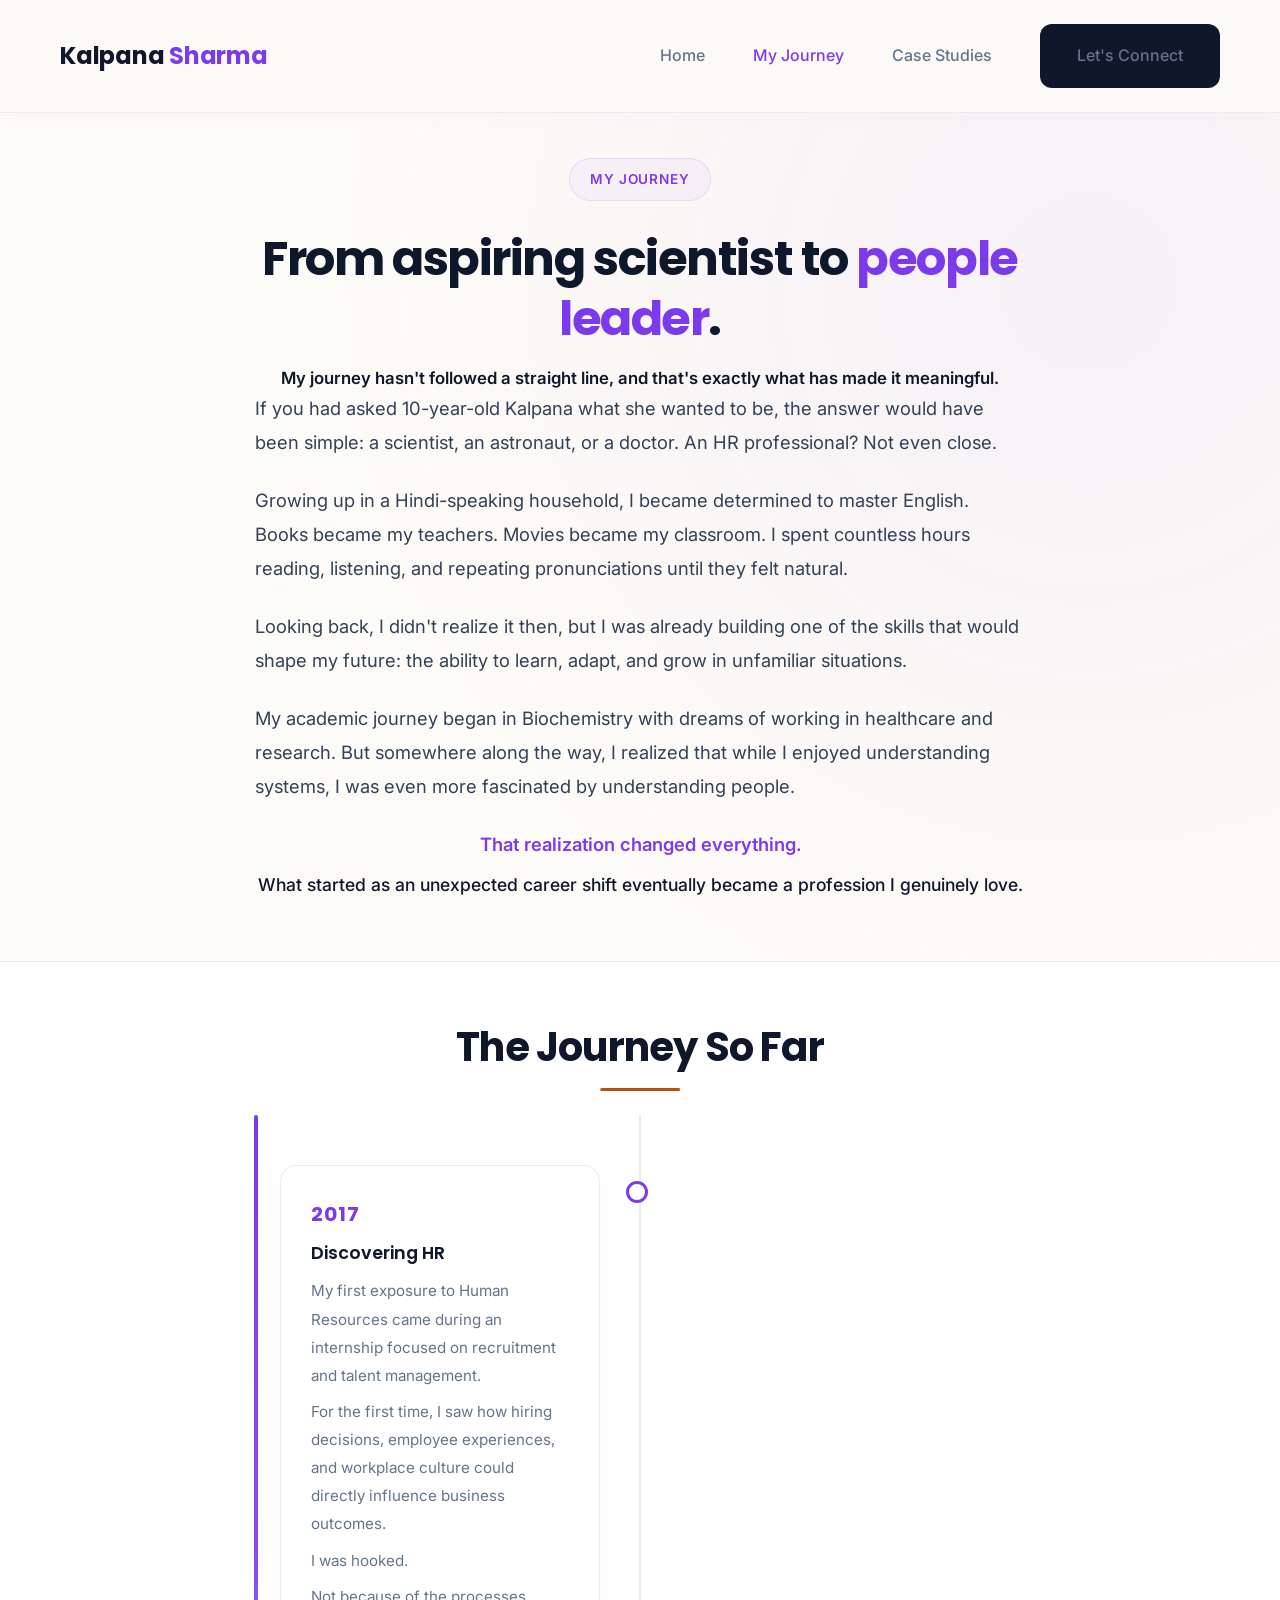
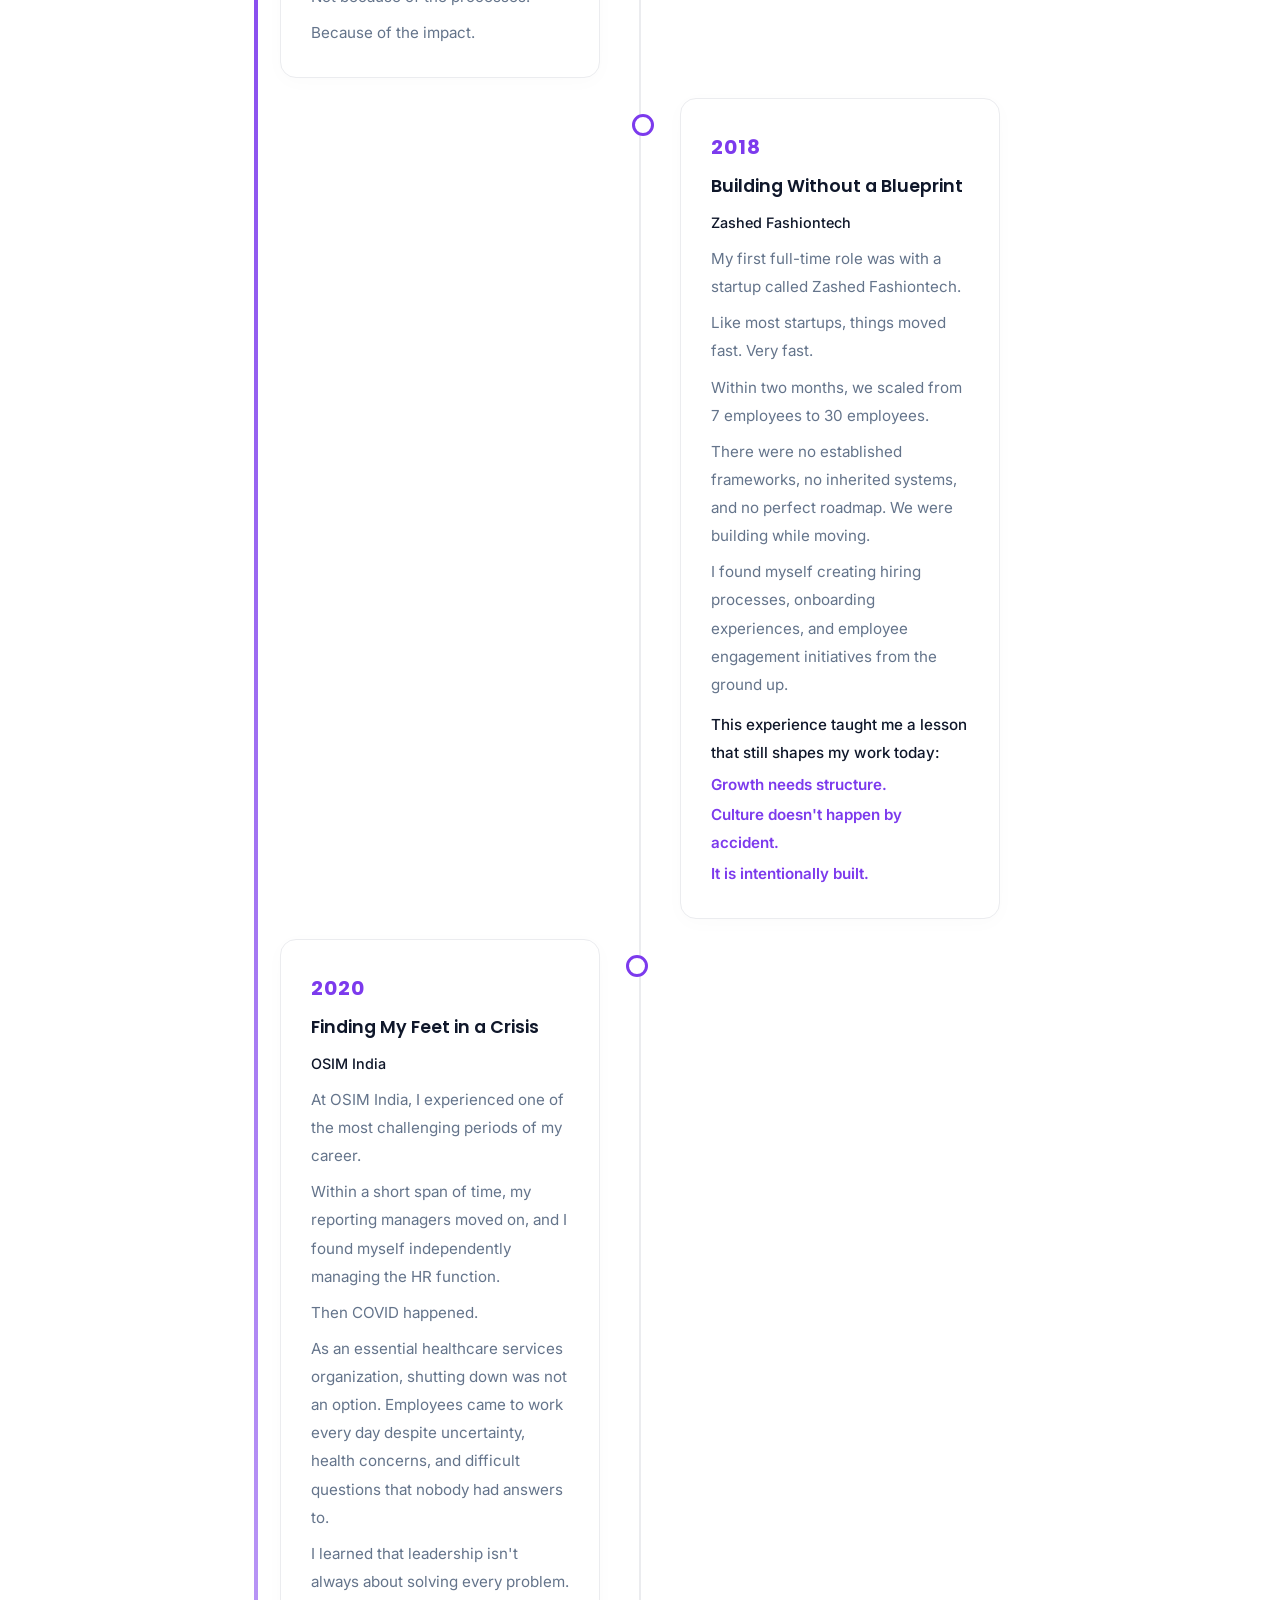
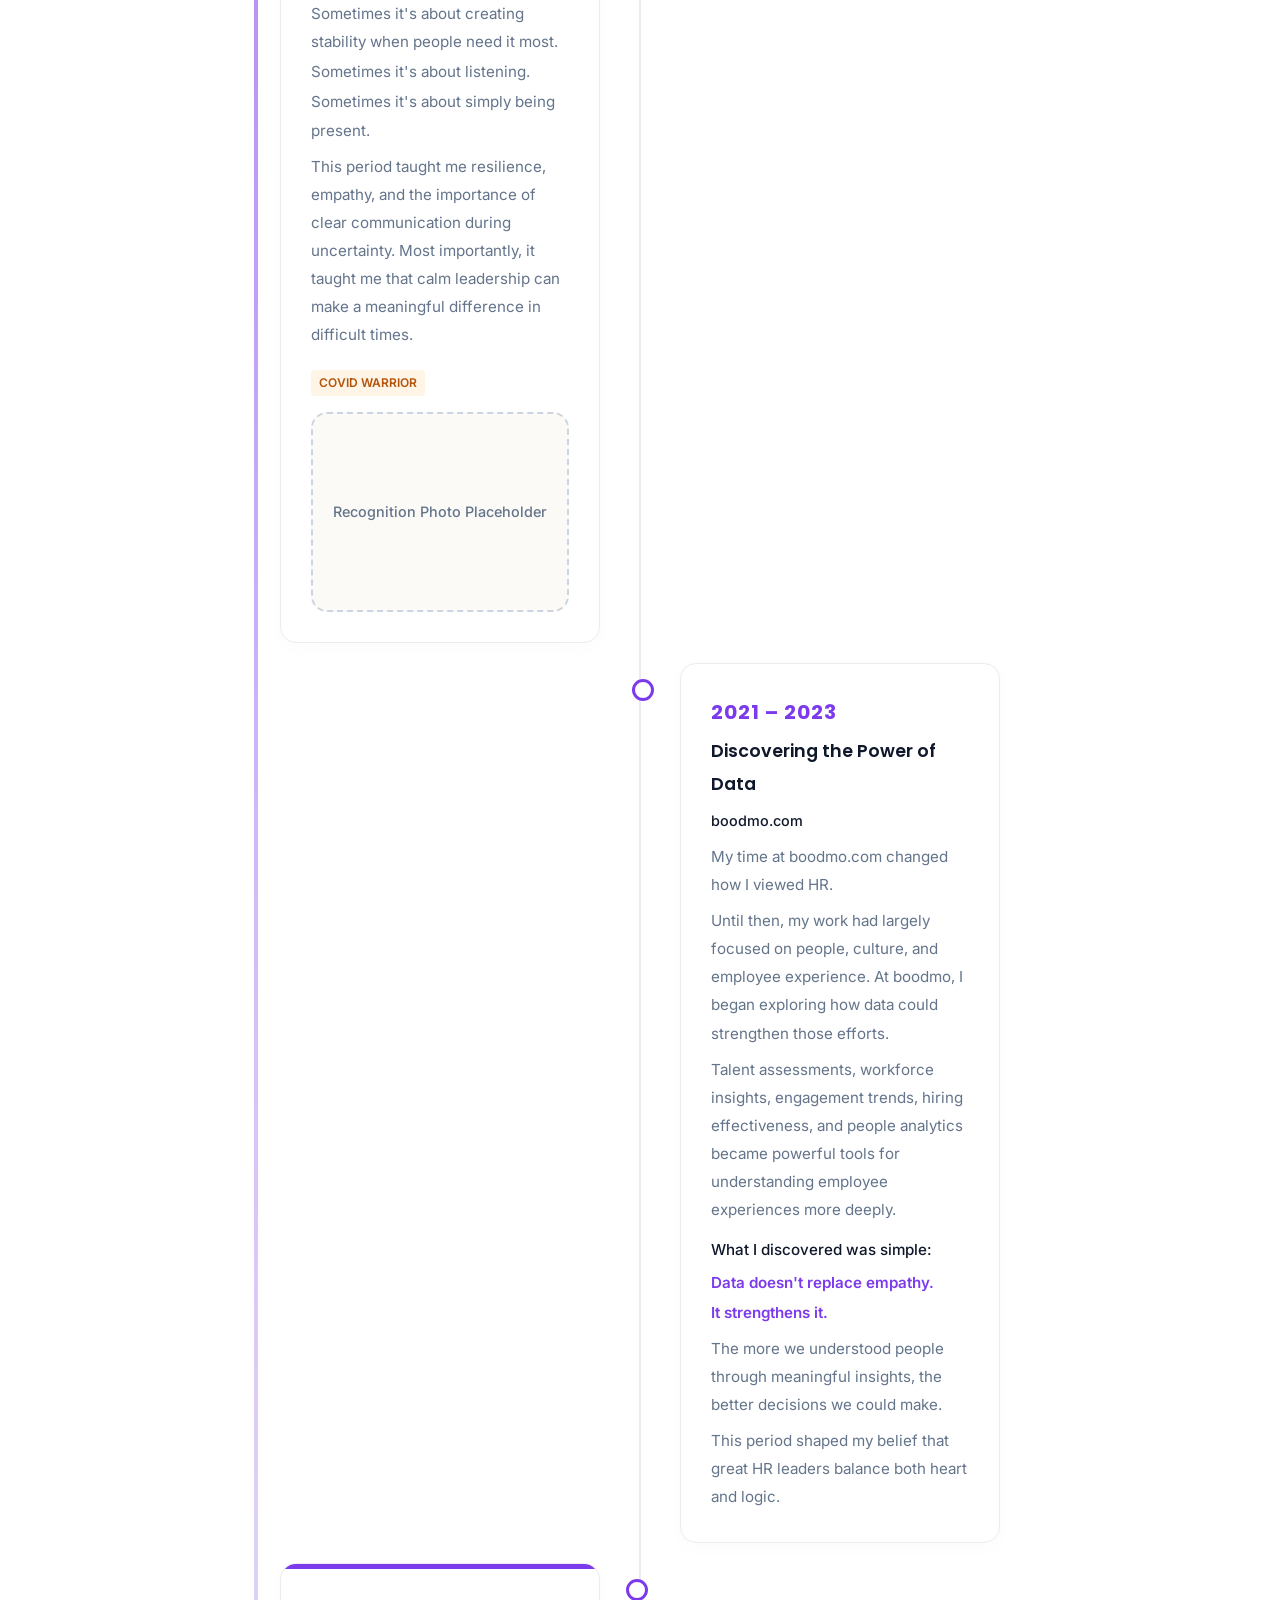
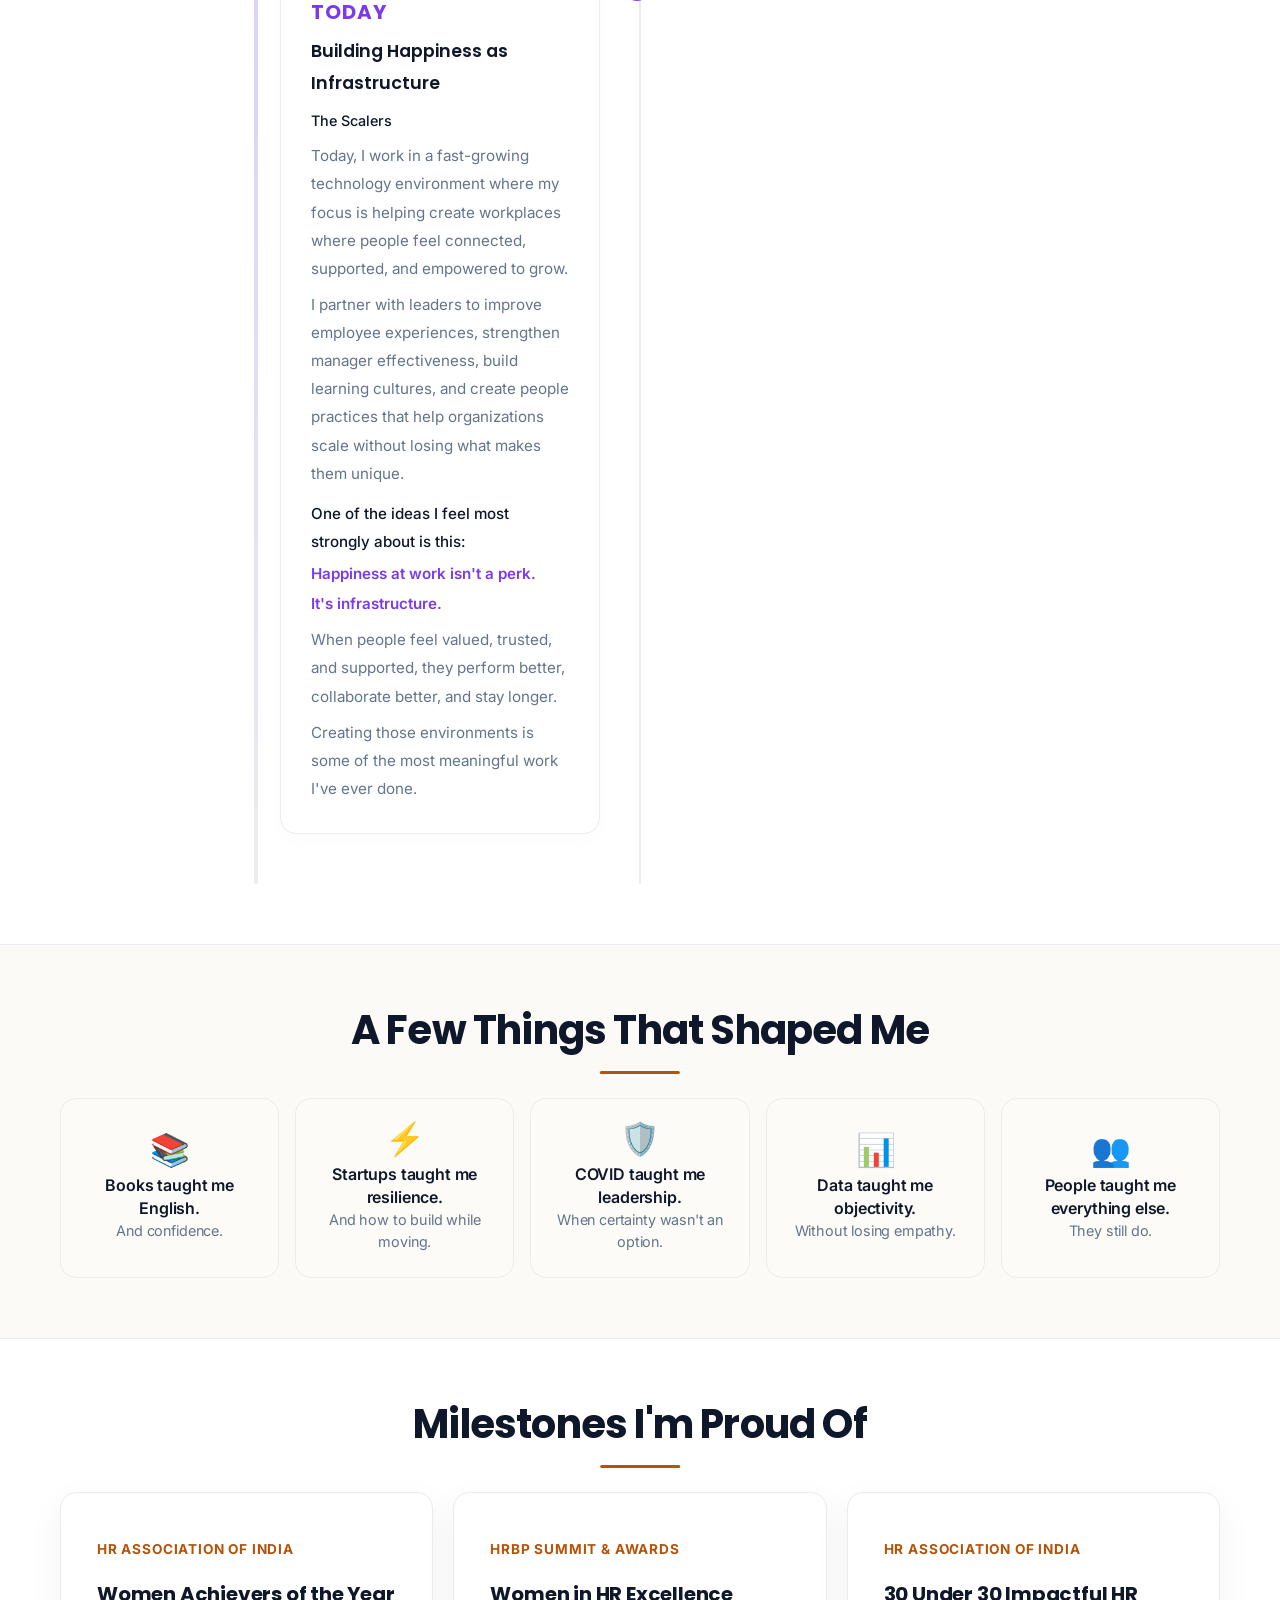
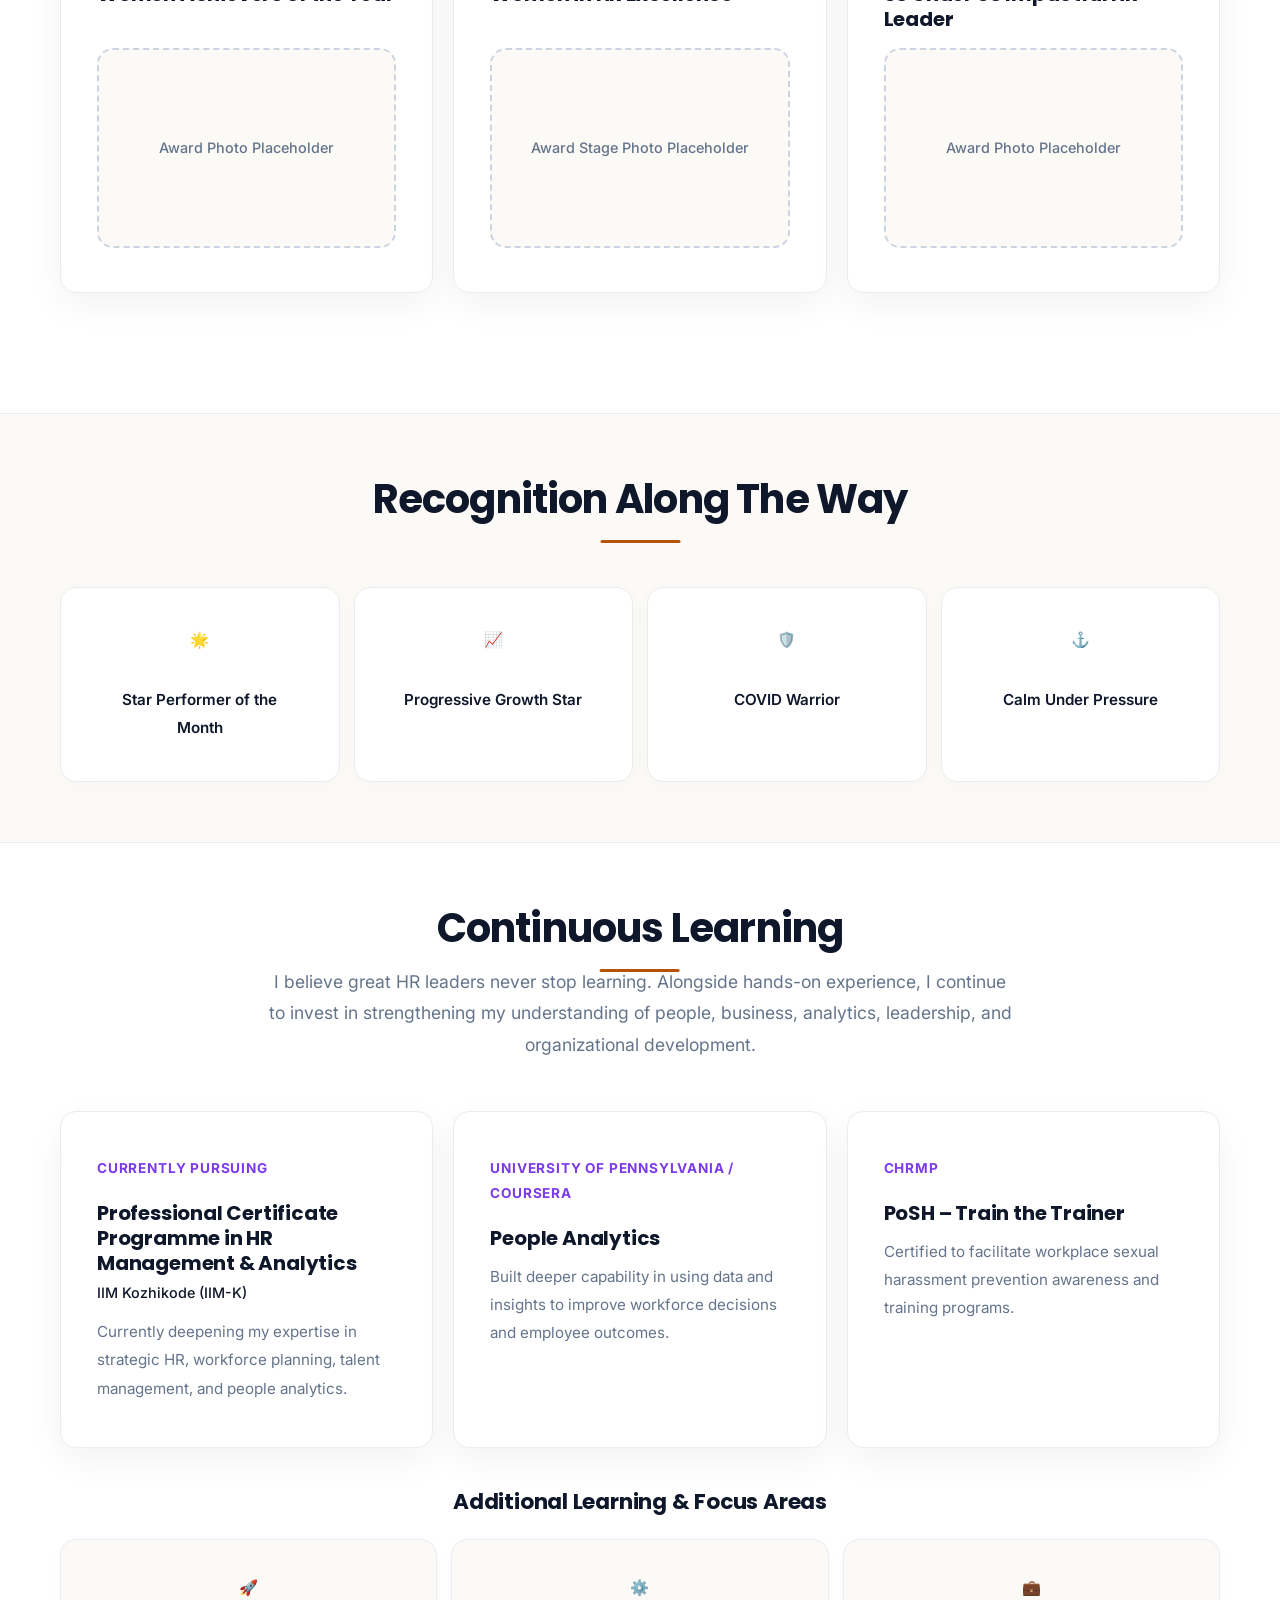
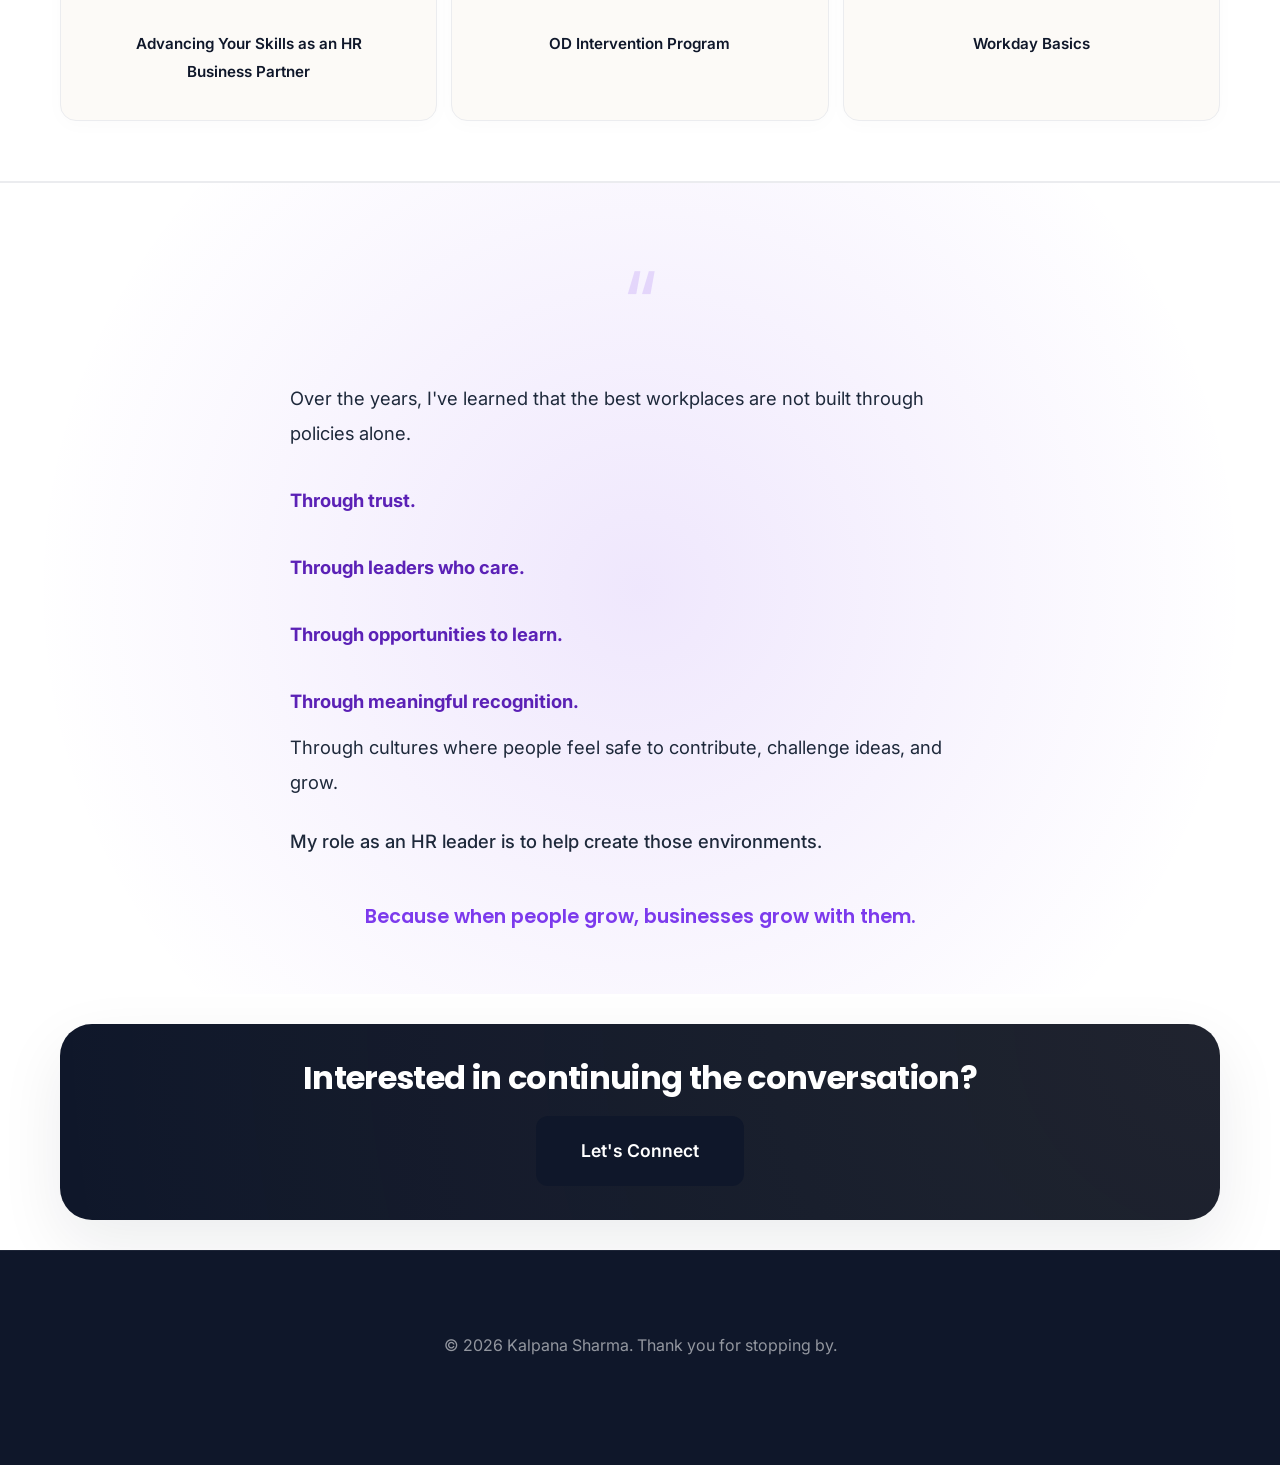
<file: My Journey.html>
<!-- my-journey.html -->
<!DOCTYPE html>
<html lang="en">
<head>
    <meta charset="UTF-8">
    <meta name="viewport" content="width=device-width, initial-scale=1.0">
    <title>My Journey | Kalpana Sharma</title>
    <!-- Google Fonts -->
    <link rel="preconnect" href="https://fonts.googleapis.com">
    <link rel="preconnect" href="https://fonts.gstatic.com" crossorigin>
    <link href="https://fonts.googleapis.com/css2?family=Inter:wght@400;500;600&family=Poppins:wght@600;700&display=swap" rel="stylesheet">
    <link rel="stylesheet" href="style.css">
    <style>
        /* Timeline specific layout rules using existing design system tokens */
        .timeline-container {
            position: relative;
            max-width: 800px;
            margin: 0 auto;
            padding: 40px 0;
        }
        .timeline-container::after {
            content: '';
            position: absolute;
            width: 2px;
            background-color: var(--color-border);
            top: 0;
            bottom: 0;
            left: 50%;
            margin-left: -1px;
        }
        .timeline-item {
            padding: 10px 40px;
            position: relative;
            background-color: inherit;
            width: 50%;
        }
        .timeline-item::after {
            content: '';
            position: absolute;
            width: 16px;
            height: 16px;
            right: -8px;
            background-color: var(--color-white);
            border: 3px solid var(--color-purple);
            top: 26px;
            border-radius: 50%;
            z-index: 1;
        }
        .left { left: 0; box-sizing: border-box; }
        .right { left: 50%; box-sizing: border-box; }
        .right::after { left: -8px; }
        .timeline-date {
            font-family: var(--font-heading);
            font-size: 1.25rem;
            font-weight: 700;
            color: var(--color-purple);
            margin-bottom: 4px;
        }
        .timeline-company {
            font-family: var(--font-heading);
            font-weight: 600;
            color: var(--color-navy);
            font-size: 1.1rem;
            margin-bottom: 8px;
        }
        .timeline-badge {
            display: inline-block;
            background-color: rgba(245, 158, 11, 0.1);
            color: var(--color-gold);
            font-size: 0.75rem;
            font-weight: 600;
            padding: 2px 8px;
            border-radius: 4px;
            margin-top: 12px;
            text-transform: uppercase;
        }
        .placeholder-photo {
            background-color: var(--color-bg);
            border: 2px dashed #CBD5E1;
            border-radius: var(--radius-md);
            height: 200px;
            display: flex;
            align-items: center;
            justify-content: center;
            color: var(--color-text-muted);
            font-size: 0.9rem;
            font-weight: 500;
            margin-top: 16px;
        }
        .shaped-grid {
            display: grid;
            grid-template-columns: repeat(5, 1fr);
            gap: 16px;
        }
        @media (max-width: 1024px) {
            .shaped-grid { grid-template-columns: repeat(3, 1fr); }
        }
        @media (max-width: 768px) {
            .timeline-container::after { left: 31px; }
            .timeline-item { width: 100%; padding-left: 70px; padding-right: 25px; }
            .timeline-item::after { left: 22px; }
            .right { left: 0; }
            .shaped-grid { grid-template-columns: repeat(2, 1fr); }
        }
        @media (max-width: 480px) {
            .shaped-grid { grid-template-columns: 1fr; }
        }
    </style>
</head>
<body>

    <!-- Header Navigation -->
    <header class="main-header">
        <div class="container nav-container">
            <a href="index.html" class="logo">Kalpana <span class="text-purple">Sharma</span></a>
            <nav class="nav-links">
                <a href="index.html">Home</a>
                <a href="my-journey.html" class="active">My Journey</a>
                <a href="case-studies.html">Case Studies</a>
                <a href="lets-connect.html" class="btn btn-secondary">Let's Connect</a>
            </nav>
        </div>
    </header>

    <!-- Hero Section -->
    <section class="hero-section" style="text-align: center; padding: 80px 0; border-bottom: 1px solid var(--color-border);">
        <div class="container" style="max-width: 850px;">
            <span class="badge">My Journey</span>
            <h1 style="margin-bottom: 24px;">From aspiring scientist to <span class="text-purple">people leader</span>.</h1>
            <div class="hero-story" style="margin-bottom: 0; text-align: left;">
                <p class="lead" style="font-size: 1.35rem; font-weight: 600; text-align: center; color: var(--color-navy); margin-bottom: 32px;">
                    My journey hasn't followed a straight line, and that's exactly what has made it meaningful.
                </p>
                <p>If you had asked 10-year-old Kalpana what she wanted to be, the answer would have been simple: a scientist, an astronaut, or a doctor. An HR professional? Not even close.</p>
                <p>Growing up in a Hindi-speaking household, I became determined to master English. Books became my teachers. Movies became my classroom. I spent countless hours reading, listening, and repeating pronunciations until they felt natural.</p>
                <p>Looking back, I didn't realize it then, but I was already building one of the skills that would shape my future: the ability to learn, adapt, and grow in unfamiliar situations.</p>
                <p>My academic journey began in Biochemistry with dreams of working in healthcare and research. But somewhere along the way, I realized that while I enjoyed understanding systems, I was even more fascinated by understanding people.</p>
                <p style="font-weight: 600; color: var(--color-purple); text-align: center; font-size: 1.15rem; margin-top: 24px; margin-bottom: 8px;">That realization changed everything.</p>
                <p style="font-weight: 500; color: var(--color-navy); text-align: center; font-size: 1.1rem; margin-bottom: 24px;">What started as an unexpected career shift eventually became a profession I genuinely love.</p>
            </div>
        </div>
    </section>

    <!-- Timeline Section -->
    <section class="section" style="background-color: var(--color-white); border-bottom: 1px solid var(--color-border);">
        <div class="container">
            <h2 class="section-title text-center">The Journey So Far</h2>
            <div class="timeline-container">
                
                <!-- 2017 -->
                <div class="timeline-item left">
                    <div class="expertise-card" style="padding: 30px;">
                        <div class="timeline-date">2017</div>
                        <div class="timeline-company">Discovering HR</div>
                        <p style="font-size: 0.95rem; color: var(--color-text-muted); margin-bottom: 8px;">My first exposure to Human Resources came during an internship focused on recruitment and talent management.</p>
                        <p style="font-size: 0.95rem; color: var(--color-text-muted); margin-bottom: 8px;">For the first time, I saw how hiring decisions, employee experiences, and workplace culture could directly influence business outcomes.</p>
                        <p style="font-size: 0.95rem; color: var(--color-text-muted); margin-bottom: 8px;">I was hooked.</p>
                        <p style="font-size: 0.95rem; color: var(--color-text-muted); margin-bottom: 8px;">Not because of the processes.</p>
                        <p style="font-size: 0.95rem; color: var(--color-text-muted); margin-bottom: 0;">Because of the impact.</p>
                    </div>
                </div>

                <!-- 2018 -->
                <div class="timeline-item right">
                    <div class="expertise-card" style="padding: 30px;">
                        <div class="timeline-date">2018</div>
                        <div class="timeline-company">Building Without a Blueprint</div>
                        <p style="font-weight: 500; font-size: 0.9rem; color: var(--color-navy); margin-bottom: 8px;">Zashed Fashiontech</p>
                        <p style="font-size: 0.95rem; color: var(--color-text-muted); margin-bottom: 8px;">My first full-time role was with a startup called Zashed Fashiontech.</p>
                        <p style="font-size: 0.95rem; color: var(--color-text-muted); margin-bottom: 8px;">Like most startups, things moved fast. Very fast.</p>
                        <p style="font-size: 0.95rem; color: var(--color-text-muted); margin-bottom: 8px;">Within two months, we scaled from 7 employees to 30 employees.</p>
                        <p style="font-size: 0.95rem; color: var(--color-text-muted); margin-bottom: 8px;">There were no established frameworks, no inherited systems, and no perfect roadmap. We were building while moving.</p>
                        <p style="font-size: 0.95rem; color: var(--color-text-muted); margin-bottom: 12px;">I found myself creating hiring processes, onboarding experiences, and employee engagement initiatives from the ground up.</p>
                        <p style="font-size: 0.95rem; font-weight: 500; color: var(--color-navy); margin-bottom: 4px;">This experience taught me a lesson that still shapes my work today:</p>
                        <p style="font-size: 0.95rem; color: var(--color-purple); font-weight: 600; margin-bottom: 2px;">Growth needs structure.</p>
                        <p style="font-size: 0.95rem; color: var(--color-purple); font-weight: 600; margin-bottom: 2px;">Culture doesn't happen by accident.</p>
                        <p style="font-size: 0.95rem; color: var(--color-purple); font-weight: 600; margin-bottom: 0;">It is intentionally built.</p>
                    </div>
                </div>

                <!-- 2020 -->
                <div class="timeline-item left">
                    <div class="expertise-card" style="padding: 30px;">
                        <div class="timeline-date">2020</div>
                        <div class="timeline-company">Finding My Feet in a Crisis</div>
                        <p style="font-weight: 500; font-size: 0.9rem; color: var(--color-navy); margin-bottom: 8px;">OSIM India</p>
                        <p style="font-size: 0.95rem; color: var(--color-text-muted); margin-bottom: 8px;">At OSIM India, I experienced one of the most challenging periods of my career.</p>
                        <p style="font-size: 0.95rem; color: var(--color-text-muted); margin-bottom: 8px;">Within a short span of time, my reporting managers moved on, and I found myself independently managing the HR function.</p>
                        <p style="font-size: 0.95rem; color: var(--color-text-muted); margin-bottom: 8px;">Then COVID happened.</p>
                        <p style="font-size: 0.95rem; color: var(--color-text-muted); margin-bottom: 8px;">As an essential healthcare services organization, shutting down was not an option. Employees came to work every day despite uncertainty, health concerns, and difficult questions that nobody had answers to.</p>
                        <p style="font-size: 0.95rem; color: var(--color-text-muted); margin-bottom: 4px;">I learned that leadership isn't always about solving every problem.</p>
                        <p style="font-size: 0.95rem; color: var(--color-text-muted); margin-bottom: 2px;">Sometimes it's about creating stability when people need it most.</p>
                        <p style="font-size: 0.95rem; color: var(--color-text-muted); margin-bottom: 2px;">Sometimes it's about listening.</p>
                        <p style="font-size: 0.95rem; color: var(--color-text-muted); margin-bottom: 8px;">Sometimes it's about simply being present.</p>
                        <p style="font-size: 0.95rem; color: var(--color-text-muted); margin-bottom: 8px;">This period taught me resilience, empathy, and the importance of clear communication during uncertainty. Most importantly, it taught me that calm leadership can make a meaningful difference in difficult times.</p>
                        <span class="timeline-badge">COVID Warrior</span>
                        <div class="placeholder-photo">Recognition Photo Placeholder</div>
                    </div>
                </div>

                <!-- 2021 - 2023 -->
                <div class="timeline-item right">
                    <div class="expertise-card" style="padding: 30px;">
                        <div class="timeline-date">2021 – 2023</div>
                        <div class="timeline-company">Discovering the Power of Data</div>
                        <p style="font-weight: 500; font-size: 0.9rem; color: var(--color-navy); margin-bottom: 8px;">boodmo.com</p>
                        <p style="font-size: 0.95rem; color: var(--color-text-muted); margin-bottom: 8px;">My time at boodmo.com changed how I viewed HR.</p>
                        <p style="font-size: 0.95rem; color: var(--color-text-muted); margin-bottom: 8px;">Until then, my work had largely focused on people, culture, and employee experience. At boodmo, I began exploring how data could strengthen those efforts.</p>
                        <p style="font-size: 0.95rem; color: var(--color-text-muted); margin-bottom: 12px;">Talent assessments, workforce insights, engagement trends, hiring effectiveness, and people analytics became powerful tools for understanding employee experiences more deeply.</p>
                        <p style="font-size: 0.95rem; font-weight: 500; color: var(--color-navy); margin-bottom: 4px;">What I discovered was simple:</p>
                        <p style="font-size: 0.95rem; color: var(--color-purple); font-weight: 600; margin-bottom: 2px;">Data doesn't replace empathy.</p>
                        <p style="font-size: 0.95rem; color: var(--color-purple); font-weight: 600; margin-bottom: 8px;">It strengthens it.</p>
                        <p style="font-size: 0.95rem; color: var(--color-text-muted); margin-bottom: 8px;">The more we understood people through meaningful insights, the better decisions we could make.</p>
                        <p style="font-size: 0.95rem; color: var(--color-text-muted); margin-bottom: 0;">This period shaped my belief that great HR leaders balance both heart and logic.</p>
                    </div>
                </div>

                <!-- Today -->
                <div class="timeline-item left">
                    <div class="expertise-card" style="padding: 30px;">
                        <div class="card-accent-line bg-purple"></div>
                        <div class="timeline-date">Today</div>
                        <div class="timeline-company">Building Happiness as Infrastructure</div>
                        <p style="font-weight: 500; font-size: 0.9rem; color: var(--color-navy); margin-bottom: 8px;">The Scalers</p>
                        <p style="font-size: 0.95rem; color: var(--color-text-muted); margin-bottom: 8px;">Today, I work in a fast-growing technology environment where my focus is helping create workplaces where people feel connected, supported, and empowered to grow.</p>
                        <p style="font-size: 0.95rem; color: var(--color-text-muted); margin-bottom: 12px;">I partner with leaders to improve employee experiences, strengthen manager effectiveness, build learning cultures, and create people practices that help organizations scale without losing what makes them unique.</p>
                        <p style="font-size: 0.95rem; font-weight: 500; color: var(--color-navy); margin-bottom: 4px;">One of the ideas I feel most strongly about is this:</p>
                        <p style="font-size: 0.95rem; color: var(--color-purple); font-weight: 600; margin-bottom: 2px;">Happiness at work isn't a perk.</p>
                        <p style="font-size: 0.95rem; color: var(--color-purple); font-weight: 600; margin-bottom: 8px;">It's infrastructure.</p>
                        <p style="font-size: 0.95rem; color: var(--color-text-muted); margin-bottom: 8px;">When people feel valued, trusted, and supported, they perform better, collaborate better, and stay longer.</p>
                        <p style="font-size: 0.95rem; color: var(--color-text-muted); margin-bottom: 0;">Creating those environments is some of the most meaningful work I've ever done.</p>
                    </div>
                </div>

            </div>
        </div>
    </section>

    <!-- Section: A Few Things That Shaped Me -->
    <section class="section" style="background-color: var(--color-bg); border-bottom: 1px solid var(--color-border);">
        <div class="container">
            <h2 class="section-title text-center">A Few Things That Shaped Me</h2>
            <div class="shaped-grid">
                <!-- Card 1 -->
                <div class="metric-card" style="padding: 32px 20px; display: flex; flex-direction: column; justify-content: center; min-height: 160px;">
                    <div class="metric-number" style="font-size: 2rem; margin-bottom: 8px;">📚</div>
                    <div class="metric-label" style="font-size: 1rem; color: var(--color-navy); line-height: 1.4;">Books taught me English.<br><span style="color: var(--color-text-muted); font-size: 0.9rem; font-weight: 400;">And confidence.</span></div>
                </div>
                <!-- Card 2 -->
                <div class="metric-card" style="padding: 32px 20px; display: flex; flex-direction: column; justify-content: center; min-height: 160px;">
                    <div class="metric-number" style="font-size: 2rem; margin-bottom: 8px; color: var(--color-purple);">⚡</div>
                    <div class="metric-label" style="font-size: 1rem; color: var(--color-navy); line-height: 1.4;">Startups taught me resilience.<br><span style="color: var(--color-text-muted); font-size: 0.9rem; font-weight: 400;">And how to build while moving.</span></div>
                </div>
                <!-- Card 3 -->
                <div class="metric-card" style="padding: 32px 20px; display: flex; flex-direction: column; justify-content: center; min-height: 160px;">
                    <div class="metric-number" style="font-size: 2rem; margin-bottom: 8px; color: var(--color-gold);">🛡️</div>
                    <div class="metric-label" style="font-size: 1rem; color: var(--color-navy); line-height: 1.4;">COVID taught me leadership.<br><span style="color: var(--color-text-muted); font-size: 0.9rem; font-weight: 400;">When certainty wasn't an option.</span></div>
                </div>
                <!-- Card 4 -->
                <div class="metric-card" style="padding: 32px 20px; display: flex; flex-direction: column; justify-content: center; min-height: 160px;">
                    <div class="metric-number" style="font-size: 2rem; margin-bottom: 8px;">📊</div>
                    <div class="metric-label" style="font-size: 1rem; color: var(--color-navy); line-height: 1.4;">Data taught me objectivity.<br><span style="color: var(--color-text-muted); font-size: 0.9rem; font-weight: 400;">Without losing empathy.</span></div>
                </div>
                <!-- Card 5 -->
                <div class="metric-card" style="padding: 32px 20px; display: flex; flex-direction: column; justify-content: center; min-height: 160px;">
                    <div class="metric-number" style="font-size: 2rem; margin-bottom: 8px; color: var(--color-purple);">👥</div>
                    <div class="metric-label" style="font-size: 1rem; color: var(--color-navy); line-height: 1.4;">People taught me everything else.<br><span style="color: var(--color-text-muted); font-size: 0.9rem; font-weight: 400;">They still do.</span></div>
                </div>
            </div>
        </div>
    </section>

    <!-- Milestones I'm Proud Of Section -->
    <section class="section" style="background-color: var(--color-white); border-bottom: 1px solid var(--color-border);">
        <div class="container">
            <h2 class="section-title text-center">Milestones I'm Proud Of</h2>
            <div class="cases-grid">
                <!-- Award 1 -->
                <div class="case-card">
                    <div class="case-category" style="color: var(--color-gold);">HR Association of India</div>
                    <h3 style="font-size: 1.25rem;">Women Achievers of the Year</h3>
                    <div class="placeholder-photo" style="margin-top: auto;">Award Photo Placeholder</div>
                </div>
                <!-- Award 2 -->
                <div class="case-card">
                    <div class="case-category" style="color: var(--color-gold);">HRBP Summit & Awards</div>
                    <h3 style="font-size: 1.25rem;">Women in HR Excellence</h3>
                    <div class="placeholder-photo" style="margin-top: auto;">Award Stage Photo Placeholder</div>
                </div>
                <!-- Award 3 -->
                <div class="case-card">
                    <div class="case-category" style="color: var(--color-gold);">HR Association of India</div>
                    <h3 style="font-size: 1.25rem;">30 Under 30 Impactful HR Leader</h3>
                    <div class="placeholder-photo" style="margin-top: auto;">Award Photo Placeholder</div>
                </div>
            </div>
        </div>
    </section>

    <!-- Recognition Along The Way Section -->
    <section class="section" style="background-color: var(--color-bg); border-bottom: 1px solid var(--color-border);">
        <div class="container">
            <h2 class="section-title text-center">Recognition Along The Way</h2>
            <div class="beyond-grid" style="grid-template-columns: repeat(4, 1fr);">
                <div class="interest-card" style="padding: 28px 20px; background-color: var(--color-white);">
                    <span class="interest-icon" style="font-size: 1.75rem; margin-bottom: 12px;">🌟</span>
                    <span class="interest-label" style="display: block; font-size: 0.95rem;">Star Performer of the Month</span>
                </div>
                <div class="interest-card" style="padding: 28px 20px; background-color: var(--color-white);">
                    <span class="interest-icon" style="font-size: 1.75rem; margin-bottom: 12px;">📈</span>
                    <span class="interest-label" style="display: block; font-size: 0.95rem;">Progressive Growth Star</span>
                </div>
                <div class="interest-card" style="padding: 28px 20px; background-color: var(--color-white);">
                    <span class="interest-icon" style="font-size: 1.75rem; margin-bottom: 12px;">🛡️</span>
                    <span class="interest-label" style="display: block; font-size: 0.95rem;">COVID Warrior</span>
                </div>
                <div class="interest-card" style="padding: 28px 20px; background-color: var(--color-white);">
                    <span class="interest-icon" style="font-size: 1.75rem; margin-bottom: 12px;">⚓</span>
                    <span class="interest-label" style="display: block; font-size: 0.95rem;">Calm Under Pressure</span>
                </div>
            </div>
        </div>
    </section>

    <!-- Continuous Learning Section -->
    <section class="section" style="background-color: var(--color-white); border-bottom: 1px solid var(--color-border);">
        <div class="container">
            <h2 class="section-title text-center">Continuous Learning</h2>
            <p class="section-intro text-center" style="max-width: 750px; margin: -30px auto 50px auto; color: var(--color-text-muted); font-size: 1.1rem;">
                I believe great HR leaders never stop learning. Alongside hands-on experience, I continue to invest in strengthening my understanding of people, business, analytics, leadership, and organizational development.
            </p>
            
            <!-- Featured Certifications Sub-Grid -->
            <div class="cases-grid" style="margin-bottom: 40px;">
                <!-- Card 1 -->
                <div class="case-card">
                    <div class="case-category" style="color: var(--color-purple);">Currently Pursuing</div>
                    <h3 style="font-size: 1.25rem; margin-bottom: 4px;">Professional Certificate Programme in HR Management & Analytics</h3>
                    <div style="font-size: 0.9rem; font-weight: 500; color: var(--color-navy); margin-bottom: 12px;">IIM Kozhikode (IIM-K)</div>
                    <p style="font-size: 0.95rem; color: var(--color-text-muted); margin-bottom: 0;">Currently deepening my expertise in strategic HR, workforce planning, talent management, and people analytics.</p>
                </div>
                <!-- Card 2 -->
                <div class="case-card">
                    <div class="case-category" style="color: var(--color-purple);">University of Pennsylvania / Coursera</div>
                    <h3 style="font-size: 1.25rem; margin-bottom: 12px;">People Analytics</h3>
                    <p style="font-size: 0.95rem; color: var(--color-text-muted); margin-bottom: 0;">Built deeper capability in using data and insights to improve workforce decisions and employee outcomes.</p>
                </div>
                <!-- Card 3 -->
                <div class="case-card">
                    <div class="case-category" style="color: var(--color-purple);">CHRMP</div>
                    <h3 style="font-size: 1.25rem; margin-bottom: 12px;">PoSH – Train the Trainer</h3>
                    <p style="font-size: 0.95rem; color: var(--color-text-muted); margin-bottom: 0;">Certified to facilitate workplace sexual harassment prevention awareness and training programs.</p>
                </div>
            </div>

            <!-- Additional Learning Sub-Grid -->
            <h3 class="text-center" style="font-family: var(--font-heading); color: var(--color-navy); margin-bottom: 24px; font-size: 1.35rem;">Additional Learning & Focus Areas</h3>
            <div class="beyond-grid" style="grid-template-columns: repeat(3, 1fr);">
                <div class="interest-card" style="padding: 24px; background-color: var(--color-bg); border-color: var(--color-border);">
                    <span class="interest-icon" style="font-size: 1.5rem; margin-bottom: 8px;">🚀</span>
                    <span class="interest-label" style="display: block; font-size: 0.95rem; font-weight: 600; color: var(--color-navy);">Advancing Your Skills as an HR Business Partner</span>
                </div>
                <div class="interest-card" style="padding: 24px; background-color: var(--color-bg); border-color: var(--color-border);">
                    <span class="interest-icon" style="font-size: 1.5rem; margin-bottom: 8px;">⚙️</span>
                    <span class="interest-label" style="display: block; font-size: 0.95rem; font-weight: 600; color: var(--color-navy);">OD Intervention Program</span>
                </div>
                <div class="interest-card" style="padding: 24px; background-color: var(--color-bg); border-color: var(--color-border);">
                    <span class="interest-icon" style="font-size: 1.5rem; margin-bottom: 8px;">💼</span>
                    <span class="interest-label" style="display: block; font-size: 0.95rem; font-weight: 600; color: var(--color-navy);">Workday Basics</span>
                </div>
            </div>
        </div>
    </section>

    <!-- What I Believe Section -->
    <section class="section philosophy-section" style="background-color: var(--color-white); border-top: 1px solid var(--color-border);">
        <div class="container text-center">
            <div class="philosophy-container">
                <span class="philosophy-icon">&ldquo;</span>
                <div class="philosophy-text" style="text-align: left; max-width: 700px; margin: 0 auto;">
                    <p style="font-size: 1.15rem; color: var(--color-text); margin-bottom: 16px;">Over the years, I've learned that the best workplaces are not built through policies alone.</p>
                    <p class="highlight" style="font-size: 1.15rem; margin-bottom: 12px;">Through trust.</p>
                    <p class="highlight" style="font-size: 1.15rem; margin-bottom: 12px;">Through leaders who care.</p>
                    <p class="highlight" style="font-size: 1.15rem; margin-bottom: 12px;">Through opportunities to learn.</p>
                    <p class="highlight" style="font-size: 1.15rem; margin-bottom: 12px;">Through meaningful recognition.</p>
                    <p style="font-size: 1.15rem; color: var(--color-text); margin-bottom: 24px;">Through cultures where people feel safe to contribute, challenge ideas, and grow.</p>
                    <p style="font-size: 1.15rem; color: var(--color-text); font-weight: 500;">My role as an HR leader is to help create those environments.</p>
                </div>
                <p class="philosophy-author" style="font-size: 1.2rem; color: var(--color-purple);">Because when people grow, businesses grow with them.</p>
            </div>
        </div>
    </section>

    <!-- Final CTA Section -->
    <section class="cta-section" style="background-color: var(--color-white); padding-top: 40px;">
        <div class="container">
            <div class="cta-card">
                <h2>Interested in continuing the conversation?</h2>
                <a href="lets-connect.html" class="btn btn-secondary btn-lg">Let's Connect</a>
            </div>
        </div>
    </section>

    <!-- Footer -->
    <footer class="main-footer">
        <div class="container text-center">
            <p>&copy; 2026 Kalpana Sharma. Thank you for stopping by.</p>
        </div>
    </footer>

</body>
</html>
</file>
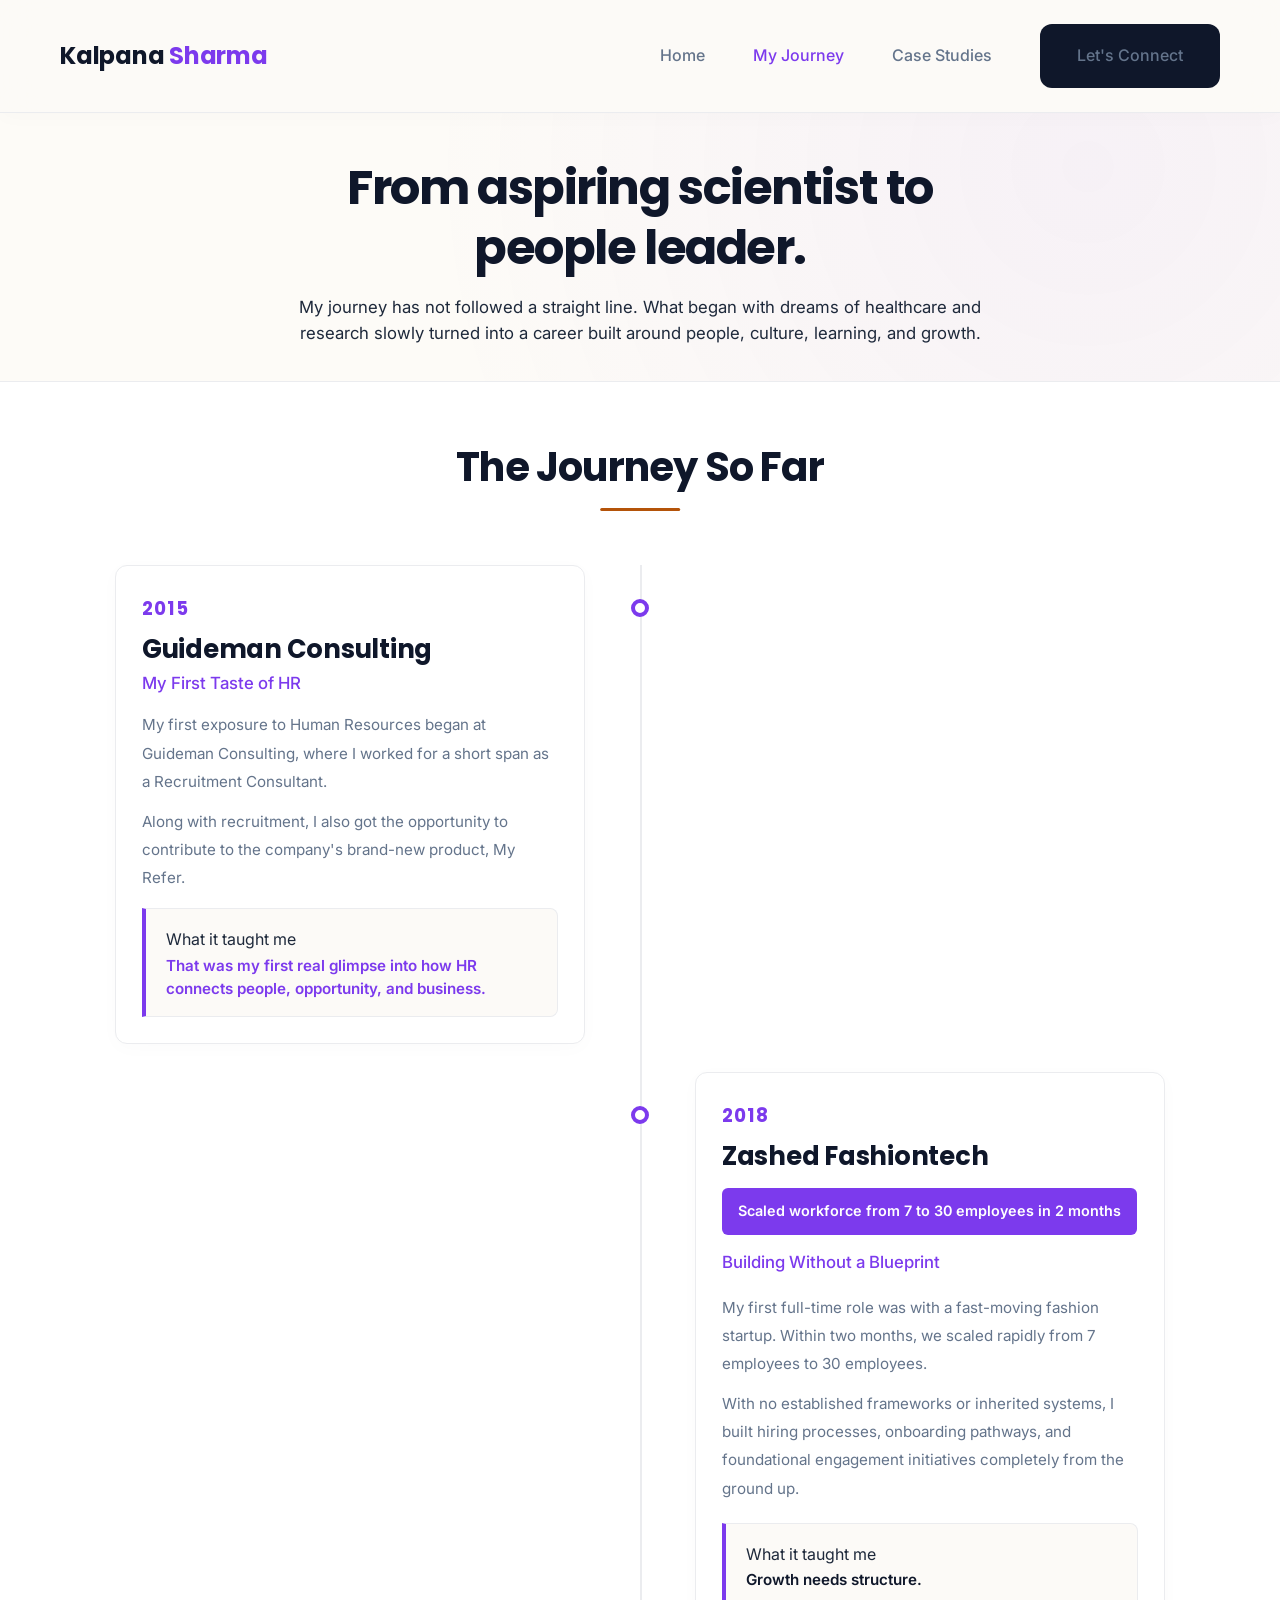
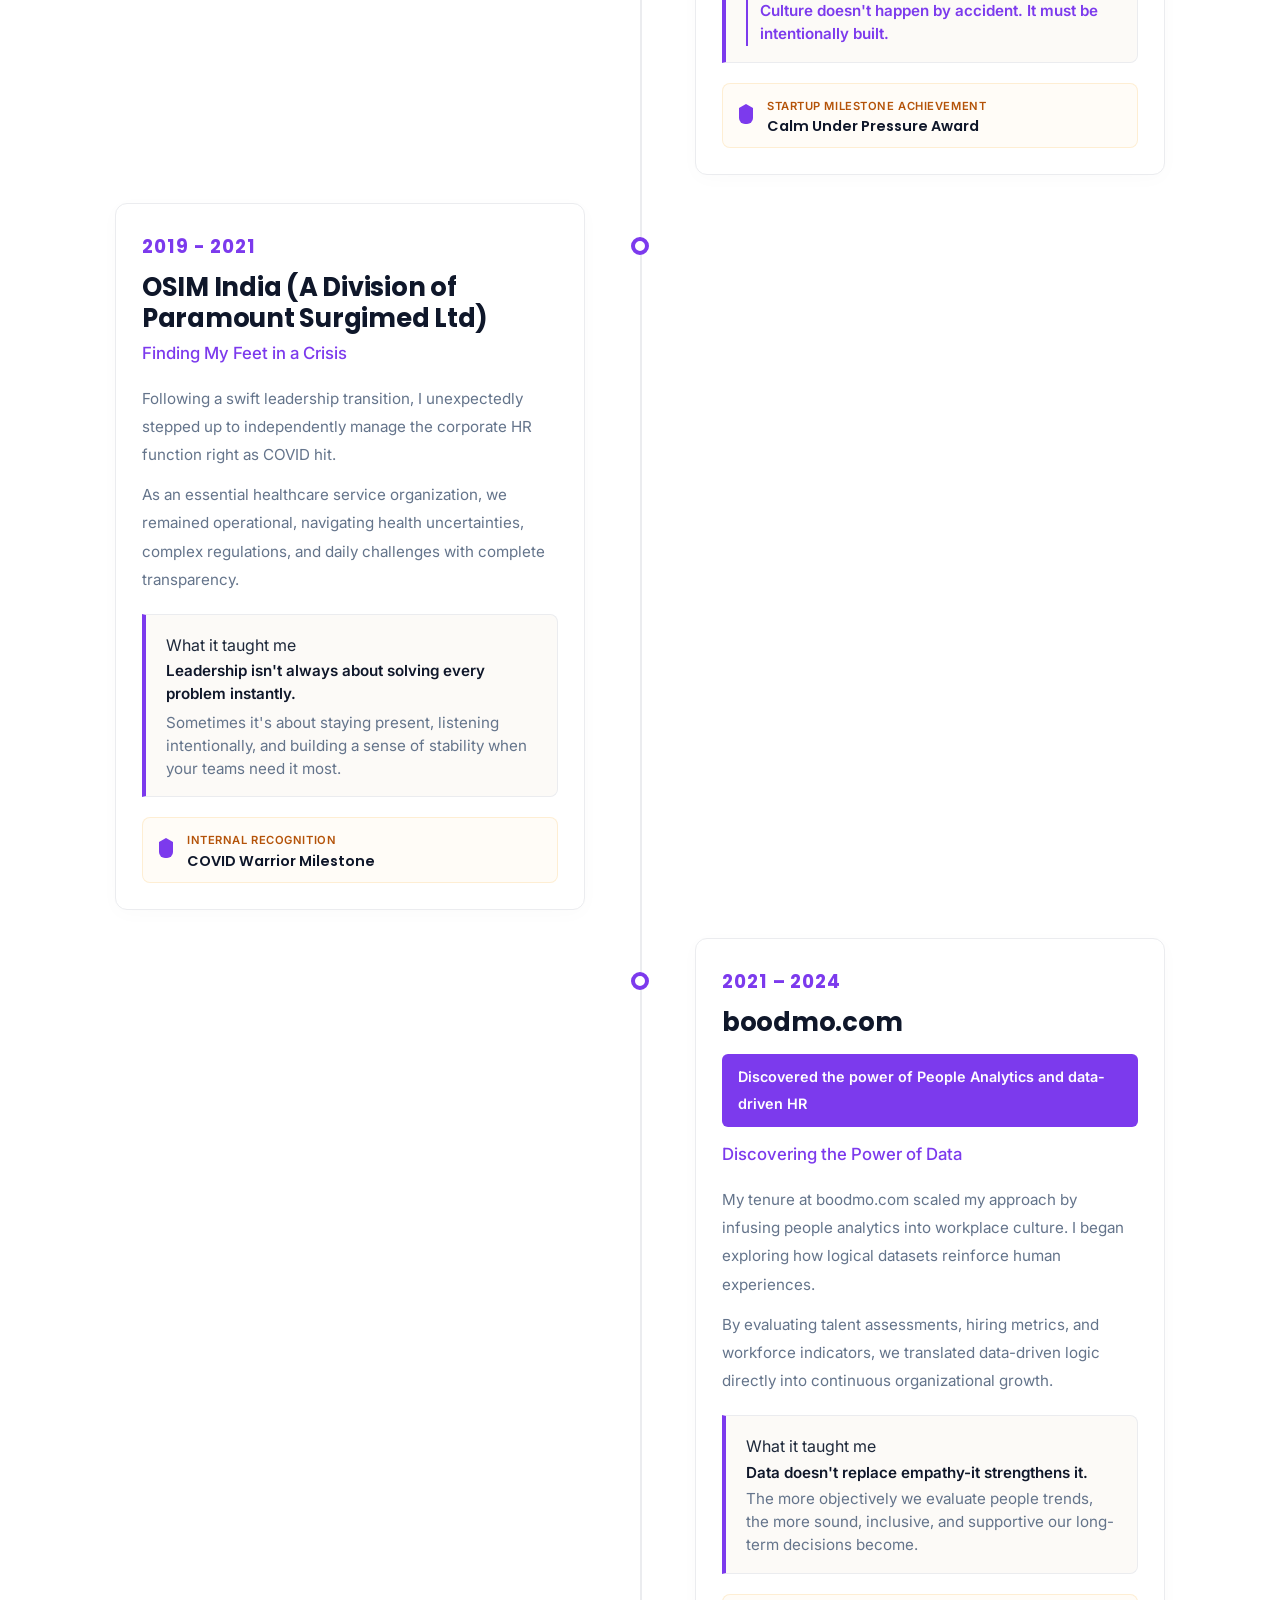
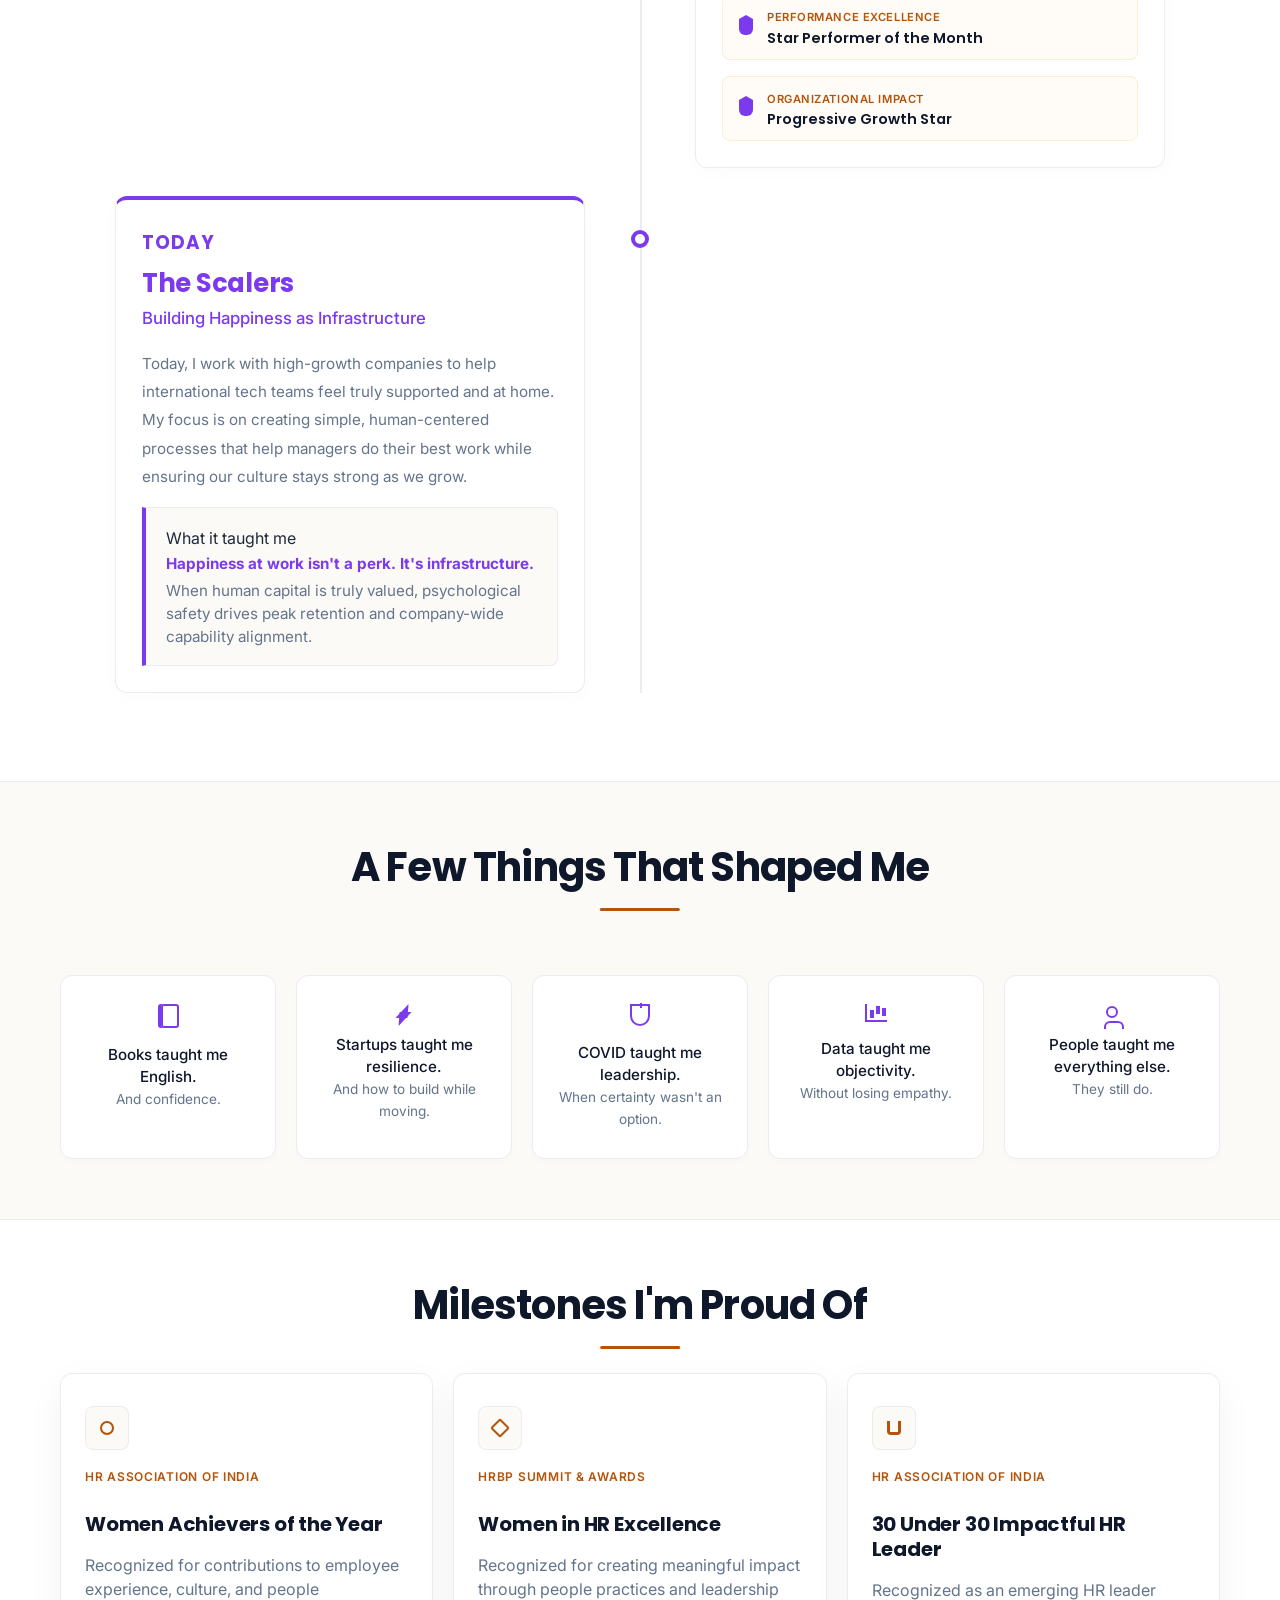
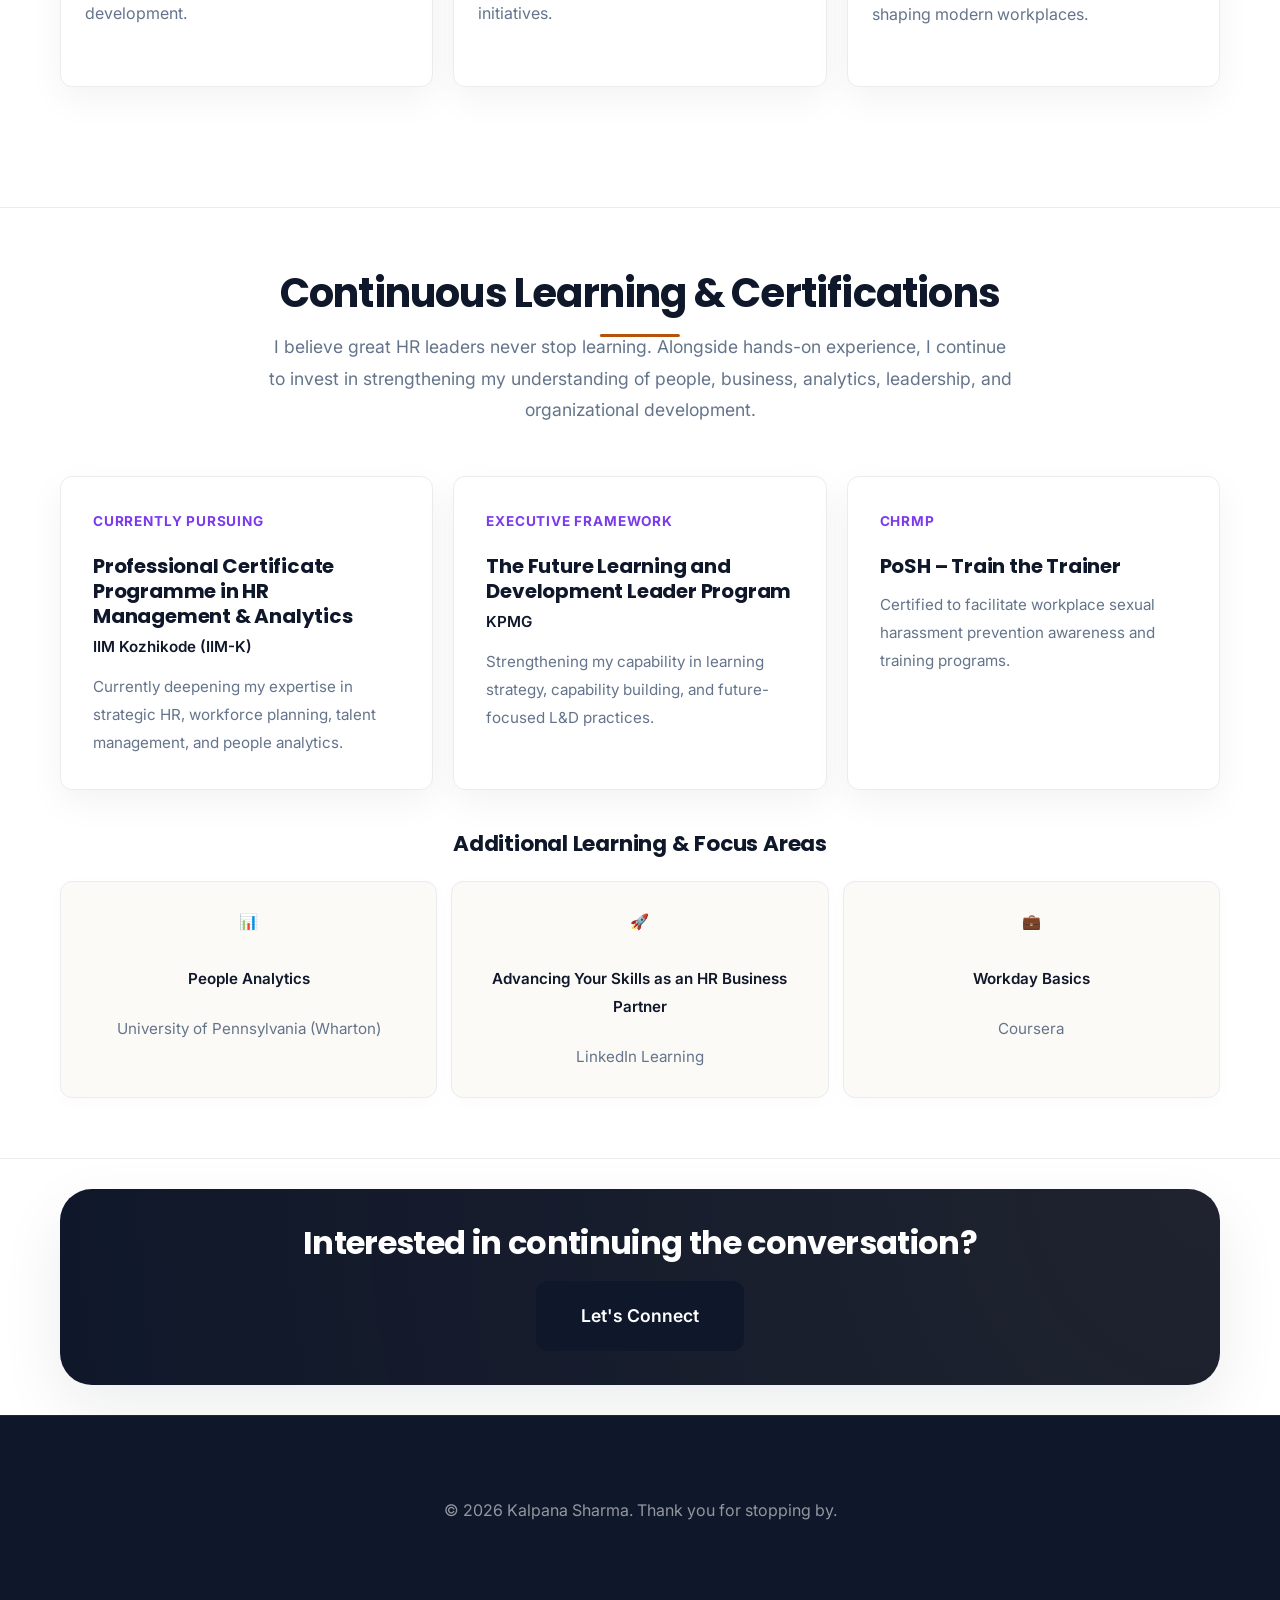
<file: my-journey.html>
<!-- my-journey.html -->
<!DOCTYPE html>
<html lang="en">
<head>
    <meta charset="UTF-8">
    <meta name="viewport" content="width=device-width, initial-scale=1.0">
    <title>My Journey | Kalpana Sharma</title>
    <!-- Google Fonts -->
    <link rel="preconnect" href="https://fonts.googleapis.com">
    <link rel="preconnect" href="https://fonts.gstatic.com" crossorigin>
    <link href="https://fonts.googleapis.com/css2?family=Inter:wght=400;500;600&family=Poppins:wght=600;700&display=swap" rel="stylesheet">
    <link rel="stylesheet" href="style.css">
</head>
<body>

    <!-- Header Navigation -->
    <header class="main-header">
        <div class="container nav-container">
            <a href="index.html" class="logo">Kalpana <span class="text-purple">Sharma</span></a>
            <nav class="nav-links">
                <a href="index.html">Home</a>
                <a href="my-journey.html" class="active">My Journey</a>
                <a href="case-studies.html">Case Studies</a>
                <a href="lets-connect.html" class="btn btn-secondary">Let's Connect</a>
            </nav>
        </div>
    </header>

    <!-- Hero Section -->
<section class="hero-section" style="text-align: center; padding: 60px 0; border-bottom: 1px solid var(--color-border);">
    <div class="container" style="max-width: 800px;">
        <h1 style="margin-bottom: 24px;">From aspiring scientist to people leader.</h1>
        <p class="lead" style="font-size: 1.15rem; line-height: 1.6; color: var(--color-text);">My journey has not followed a straight line. What began with dreams of healthcare and research slowly turned into a career built around people, culture, learning, and growth.</p>
    </div>
</section>

    <!-- Timeline Section -->
    <section class="section" style="background-color: var(--color-white); border-bottom: 1px solid var(--color-border);">
        <div class="container">
            <h2 class="section-title text-center">The Journey So Far</h2>
            <div class="executive-single-column-timeline">
                
                <!-- 2015 - 2016 -->
                <div class="executive-timeline-node">
                    <div class="executive-timeline-marker"></div>
                    <div class="expertise-card timeline-card-refining">
                        <div class="timeline-date">2015</div>
                        <div class="company-brand-title">Guideman Consulting</div>
                        <div class="timeline-role-sub text-purple" style="margin-bottom: 12px;">My First Taste of HR</div>
                        <p style="font-size: 0.95rem; color: var(--color-text-muted); margin-bottom: 12px;">My first exposure to Human Resources began at Guideman Consulting, where I worked for a short span as a Recruitment Consultant.</p>
                        <p style="font-size: 0.95rem; color: var(--color-text-muted); margin-bottom: 16px;">Along with recruitment, I also got the opportunity to contribute to the company's brand-new product, My Refer.</p>
                        
                        <div class="timeline-takeaway-callout">
                            <span class="callout-tag">What it taught me</span>
                            <p style="font-size: 0.95rem; color: var(--color-purple); font-weight: 600; margin-bottom: 0;">That was my first real glimpse into how HR connects people, opportunity, and business.</p>
                        </div>
                    </div>
                </div>

                <!-- 2018 -->
                <div class="executive-timeline-node">
                    <div class="executive-timeline-marker"></div>
                    <div class="expertise-card timeline-card-refining">
                        <div class="timeline-date">2018</div>
                        <div class="company-brand-title">Zashed Fashiontech</div>
                        <div class="achievement-banner">Scaled workforce from 7 to 30 employees in 2 months</div>
                        <div class="timeline-role-sub text-purple">Building Without a Blueprint</div>
                        
                        <p style="font-size: 0.95rem; color: var(--color-text-muted); margin-bottom: 12px;">My first full-time role was with a fast-moving fashion startup. Within two months, we scaled rapidly from 7 employees to 30 employees.</p>
                        <p style="font-size: 0.95rem; color: var(--color-text-muted); margin-bottom: 20px;">With no established frameworks or inherited systems, I built hiring processes, onboarding pathways, and foundational engagement initiatives completely from the ground up.</p>
                        
                        <!-- Visual Takeaway Callout Block -->
                        <div class="timeline-takeaway-callout" style="margin-bottom: 20px;">
                            <span class="callout-tag">What it taught me</span>
                            <p style="font-size: 0.95rem; font-weight: 600; color: var(--color-navy); margin-bottom: 8px;">Growth needs structure.</p>
                            <p style="font-size: 0.95rem; color: var(--color-purple); font-weight: 600; margin-bottom: 0; padding-left: 12px; border-left: 2px solid var(--color-purple);">Culture doesn't happen by accident. It must be intentionally built.</p>
                        </div>

                        <!-- Premium Inline Badge: Zashed (Highlighted Layout) -->
                        <div class="premium-inline-badge-card feature-highlight-badge">
                            <div class="professional-shield-icon decoration-gold"></div>
                            <div class="premium-badge-content-details">
                                <span class="premium-badge-authority-tag">Startup Milestone Achievement</span>
                                <h4 class="premium-badge-title-text">Calm Under Pressure Award</h4>
                            </div>
                        </div>
                    </div>
                </div>

                <!-- 2019 - 2021 -->
                <div class="executive-timeline-node">
                    <div class="executive-timeline-marker"></div>
                    <div class="expertise-card timeline-card-refining">
                        <div class="timeline-date">2019 - 2021</div>
                        <div class="company-brand-title">OSIM India (A Division of Paramount Surgimed Ltd)</div>
                        <div class="timeline-role-sub text-purple">Finding My Feet in a Crisis</div>
                        
                        <p style="font-size: 0.95rem; color: var(--color-text-muted); margin-bottom: 12px;">Following a swift leadership transition, I unexpectedly stepped up to independently manage the corporate HR function right as COVID hit.</p>
                        <p style="font-size: 0.95rem; color: var(--color-text-muted); margin-bottom: 20px;">As an essential healthcare service organization, we remained operational, navigating health uncertainties, complex regulations, and daily challenges with complete transparency.</p>
                        
                        <!-- Visual Takeaway Callout Block -->
                        <div class="timeline-takeaway-callout" style="margin-bottom: 20px;">
                            <span class="callout-tag">What it taught me</span>
                            <p style="font-size: 0.95rem; font-weight: 600; color: var(--color-navy); margin-bottom: 6px;">Leadership isn't always about solving every problem instantly.</p>
                            <p style="font-size: 0.95rem; color: var(--color-text-muted); margin-bottom: 0;">Sometimes it's about staying present, listening intentionally, and building a sense of stability when your teams need it most.</p>
                        </div>

                        <!-- Premium Inline Badge: OSIM (A Division of Paramount Surgimed Ltd) -->
                        <div class="premium-inline-badge-card">
                            <div class="professional-shield-icon"></div>
                            <div class="premium-badge-content-details">
                                <span class="premium-badge-authority-tag">Internal Recognition</span>
                                <h4 class="premium-badge-title-text">COVID Warrior Milestone</h4>
                            </div>
                        </div>
                    </div>
                </div>

                <!-- 2021 - 2024 -->
                <div class="executive-timeline-node">
                    <div class="executive-timeline-marker"></div>
                    <div class="expertise-card timeline-card-refining">
                        <div class="timeline-date">2021 – 2024</div>
                        <div class="company-brand-title">boodmo.com</div>
                        <div class="achievement-banner">Discovered the power of People Analytics and data-driven HR</div>
                        <div class="timeline-role-sub text-purple">Discovering the Power of Data</div>
                        
                        <p style="font-size: 0.95rem; color: var(--color-text-muted); margin-bottom: 12px;">My tenure at boodmo.com scaled my approach by infusing people analytics into workplace culture. I began exploring how logical datasets reinforce human experiences.</p>
                        <p style="font-size: 0.95rem; color: var(--color-text-muted); margin-bottom: 20px;">By evaluating talent assessments, hiring metrics, and workforce indicators, we translated data-driven logic directly into continuous organizational growth.</p>
                        
                        <!-- Visual Takeaway Callout Block -->
                        <div class="timeline-takeaway-callout" style="margin-bottom: 20px;">
                            <span class="callout-tag">What it taught me</span>
                            <p style="font-size: 0.95rem; font-weight: 600; color: var(--color-navy); margin-bottom: 4px;">Data doesn't replace empathy-it strengthens it.</p>
                            <p style="font-size: 0.95rem; color: var(--color-text-muted); margin-bottom: 0;">The more objectively we evaluate people trends, the more sound, inclusive, and supportive our long-term decisions become.</p>
                        </div>

                        <!-- Horizontal Side-by-Side Achievement Badges Grid -->
                        <div class="badges-horizontal-row">
                            <div class="premium-inline-badge-card grid-badge-item feature-highlight-badge">
                                <div class="professional-shield-icon decoration-gold"></div>
                                <div class="premium-badge-content-details">
                                    <span class="premium-badge-authority-tag">Performance Excellence</span>
                                    <h4 class="premium-badge-title-text">Star Performer of the Month</h4>
                                </div>
                            </div>
                            <div class="premium-inline-badge-card grid-badge-item feature-highlight-badge">
                                <div class="professional-shield-icon decoration-purple"></div>
                                <div class="premium-badge-content-details">
                                    <span class="premium-badge-authority-tag">Organizational Impact</span>
                                    <h4 class="premium-badge-title-text">Progressive Growth Star</h4>
                                </div>
                            </div>
                        </div>
                    </div>
                </div>

                <!-- Today -->
                <div class="executive-timeline-node">
                    <div class="executive-timeline-marker"></div>
                    <div class="expertise-card timeline-card-refining live-status-marker">
                        <div class="timeline-date">Today</div>
                        <div class="company-brand-title live-brand-color">The Scalers</div>
                        <div class="timeline-role-sub text-purple">Building Happiness as Infrastructure</div>
                        
                        <p style="font-size: 0.95rem; color: var(--color-text-muted); margin-bottom: 12px;">Today, I work with high-growth companies to help international tech teams feel truly supported and at home. My focus is on creating simple, human-centered processes that help managers do their best work while ensuring our culture stays strong as we grow.</p>
                        
                        <!-- Visual Takeaway Callout Block -->
                        <div class="timeline-takeaway-callout">
                            <span class="callout-tag">What it taught me</span>
                            <p style="font-size: 0.95rem; font-weight: 700; color: var(--color-purple); margin-bottom: 4px;">Happiness at work isn't a perk. It's infrastructure.</p>
                            <p style="font-size: 0.95rem; color: var(--color-text-muted); margin-bottom: 0;">When human capital is truly valued, psychological safety drives peak retention and company-wide capability alignment.</p>
                        </div>
                    </div>
                </div>

            </div>
        </div>
    </section>

    <!-- Section: A Few Things That Shaped Me (KEPT EXACTLY AS IT WAS) -->
    <section class="section" style="background-color: var(--color-bg); border-bottom: 1px solid var(--color-border);">
        <div class="container">
            <h2 class="section-title text-center">A Few Things That Shaped Me</h2>
            <div class="shaped-grid-refined">
                <!-- Card 1 -->
                <div class="metric-card-refined">
                    <div class="professional-shape-icon type-book"></div>
                    <div class="metric-label-refined">Books taught me English.<br><span class="metric-subtext-refined">And confidence.</span></div>
                </div>
                <!-- Card 2 -->
                <div class="metric-card-refined">
                    <div class="professional-shape-icon type-lightning"></div>
                    <div class="metric-label-refined">Startups taught me resilience.<br><span class="metric-subtext-refined">And how to build while moving.</span></div>
                </div>
                <!-- Card 3 -->
                <div class="metric-card-refined">
                    <div class="professional-shape-icon type-shield"></div>
                    <div class="metric-label-refined">COVID taught me leadership.<br><span class="metric-subtext-refined">When certainty wasn't an option.</span></div>
                </div>
                <!-- Card 4 -->
                <div class="metric-card-refined">
                    <div class="professional-shape-icon type-chart"></div>
                    <div class="metric-label-refined">Data taught me objectivity.<br><span class="metric-subtext-refined">Without losing empathy.</span></div>
                </div>
                <!-- Card 5 -->
                <div class="metric-card-refined">
                    <div class="professional-shape-icon type-people"></div>
                    <div class="metric-label-refined">People taught me everything else.<br><span class="metric-subtext-refined">They still do.</span></div>
                </div>
            </div>
        </div>
    </section>

    <!-- Milestones I'm Proud Of Section -->
    <section class="section" style="background-color: var(--color-white); border-bottom: 1px solid var(--color-border);">
        <div class="container">
            <h2 class="section-title text-center">Milestones I'm Proud Of</h2>
            <div class="cases-grid space-optimized-grid">
                <!-- Award 1 -->
                <div class="case-card luxury-badge-card">
                    <div class="premium-medallion-wrapper">
                        <div class="professional-award-icon"></div>
                    </div>
                    <div class="case-category uppercase-authority" style="color: var(--color-gold);">HR Association of India</div>
                    <h3 style="font-size: 1.25rem; margin-top: 4px; margin-bottom: 8px;">Women Achievers of the Year</h3>
                    <p class="award-descriptor">Recognized for contributions to employee experience, culture, and people development.</p>
                </div>
                <!-- Award 2 -->
                <div class="case-card luxury-badge-card">
                    <div class="premium-medallion-wrapper">
                        <div class="professional-award-icon" style="transform: rotate(45deg); border-radius: 2px;"></div>
                    </div>
                    <div class="case-category uppercase-authority" style="color: var(--color-gold);">HRBP Summit & Awards</div>
                    <h3 style="font-size: 1.25rem; margin-top: 4px; margin-bottom: 8px;">Women in HR Excellence</h3>
                    <p class="award-descriptor">Recognized for creating meaningful impact through people practices and leadership initiatives.</p>
                </div>
                <!-- Award 3 -->
                <div class="case-card luxury-badge-card">
                    <div class="premium-medallion-wrapper">
                        <div class="professional-award-icon" style="border-width: 0 3px 3px 3px; border-radius: 0 0 4px 4px;"></div>
                    </div>
                    <div class="case-category uppercase-authority" style="color: var(--color-gold);">HR Association of India</div>
                    <h3 style="font-size: 1.25rem; margin-top: 4px; margin-bottom: 8px;">30 Under 30 Impactful HR Leader</h3>
                    <p class="award-descriptor">Recognized as an emerging HR leader shaping modern workplaces.</p>
                </div>
            </div>
        </div>
    </section>

    <!-- Continuous Learning & Certifications Section -->
    <section class="section" style="background-color: var(--color-white); border-bottom: 1px solid var(--color-border);">
        <div class="container">
            <h2 class="section-title text-center">Continuous Learning & Certifications</h2>
            <p class="section-intro text-center" style="max-width: 750px; margin: -30px auto 50px auto; color: var(--color-text-muted); font-size: 1.1rem;">
                I believe great HR leaders never stop learning. Alongside hands-on experience, I continue to invest in strengthening my understanding of people, business, analytics, leadership, and organizational development.
            </p>
            
            <!-- Featured Certifications Sub-Grid -->
            <div class="cases-grid space-optimized-grid" style="margin-bottom: 40px;">
                <!-- Card 1 -->
                <div class="case-card high-visibility-cert-card">
                    <div class="case-category" style="color: var(--color-purple);">Currently Pursuing</div>
                    <h3 style="font-size: 1.25rem; margin-bottom: 4px;">Professional Certificate Programme in HR Management & Analytics</h3>
                    <div class="cert-authority-standalone">IIM Kozhikode (IIM-K)</div>
                    <p style="font-size: 0.95rem; color: var(--color-text-muted); margin-bottom: 0;">Currently deepening my expertise in strategic HR, workforce planning, talent management, and people analytics.</p>
                </div>
                <!-- Card 2 -->
                <div class="case-card high-visibility-cert-card">
                    <div class="case-category" style="color: var(--color-purple);">Executive Framework</div>
                    <h3 style="font-size: 1.25rem; margin-bottom: 4px;">The Future Learning and Development Leader Program</h3>
                    <div class="cert-authority-standalone">KPMG</div>
                    <p style="font-size: 0.95rem; color: var(--color-text-muted); margin-bottom: 0;">Strengthening my capability in learning strategy, capability building, and future-focused L&D practices.</p>
                </div>
                <!-- Card 3 -->
                <div class="case-card high-visibility-cert-card">
                    <div class="case-category" style="color: var(--color-purple);">CHRMP</div>
                    <h3 style="font-size: 1.25rem; margin-bottom: 12px;">PoSH – Train the Trainer</h3>
                    <p style="font-size: 0.95rem; color: var(--color-text-muted); margin-bottom: 0;">Certified to facilitate workplace sexual harassment prevention awareness and training programs.</p>
                </div>
            </div>

            <!-- Additional Learning Sub-Grid -->
            <h3 class="text-center" style="font-family: var(--font-heading); color: var(--color-navy); margin-bottom: 24px; font-size: 1.35rem;">Additional Learning & Focus Areas</h3>
            <div class="beyond-grid" style="grid-template-columns: repeat(3, 1fr);">
                <div class="interest-card deep-learning-asset-card" style="padding: 24px; background-color: var(--color-bg); border-color: var(--color-border);">
                    <span class="interest-icon" style="font-size: 1.5rem; margin-bottom: 8px;">📊</span>
                    <span class="interest-label" style="display: block; font-size: 0.95rem; font-weight: 600; color: var(--color-navy); margin-bottom: 2px;">People Analytics</span>
                    <span class="interest-sub-label-authority" style="display: block; font-size: 0.82rem; color: var(--color-text-muted); font-weight: 400;">University of Pennsylvania (Wharton)</span>
                </div>
                <div class="interest-card deep-learning-asset-card" style="padding: 24px; background-color: var(--color-bg); border-color: var(--color-border);">
                    <span class="interest-icon" style="font-size: 1.5rem; margin-bottom: 8px;">🚀</span>
                    <span class="interest-label" style="display: block; font-size: 0.95rem; font-weight: 600; color: var(--color-navy); margin-bottom: 2px;">Advancing Your Skills as an HR Business Partner</span>
                    <span class="interest-sub-label-authority" style="display: block; font-size: 0.82rem; color: var(--color-text-muted); font-weight: 400;">LinkedIn Learning</span>
                </div>
                <div class="interest-card deep-learning-asset-card" style="padding: 24px; background-color: var(--color-bg); border-color: var(--color-border);">
                    <span class="interest-icon" style="font-size: 1.5rem; margin-bottom: 8px;">💼</span>
                    <span class="interest-label" style="display: block; font-size: 0.95rem; font-weight: 600; color: var(--color-navy); margin-bottom: 2px;">Workday Basics</span>
                    <span class="interest-sub-label-authority" style="display: block; font-size: 0.82rem; color: var(--color-text-muted); font-weight: 400;">Coursera</span>
                </div>
            </div>
        </div>
    </section>

    <!-- Final CTA Section -->
    <section class="cta-section" style="background-color: var(--color-white); padding-top: 40px;">
        <div class="container">
            <div class="cta-card">
                <h2>Interested in continuing the conversation?</h2>
                <a href="lets-connect.html" class="btn btn-secondary btn-lg">Let's Connect</a>
            </div>
        </div>
    </section>

    <!-- Footer -->
    <footer class="main-footer">
        <div class="container text-center">
            <p>&copy; 2026 Kalpana Sharma. Thank you for stopping by.</p>
        </div>
    </footer>

</body>
</html>
</file>
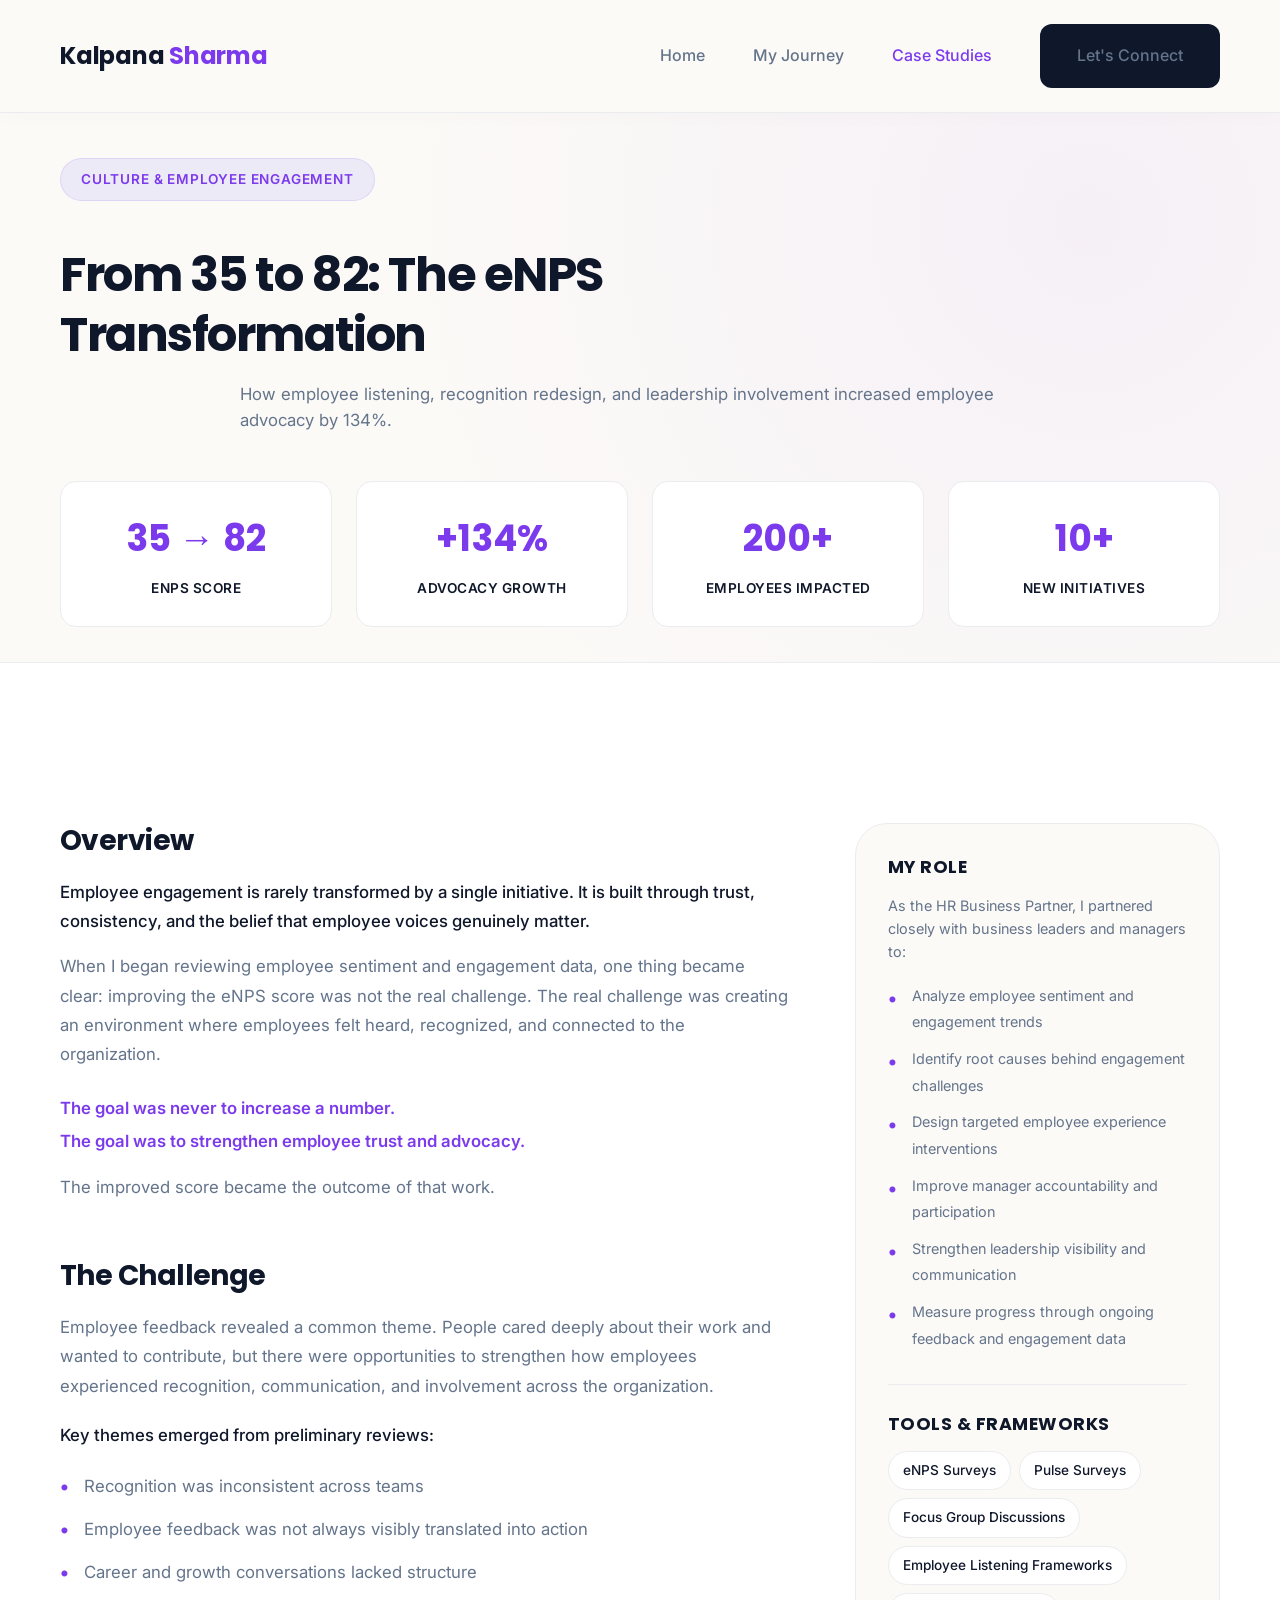
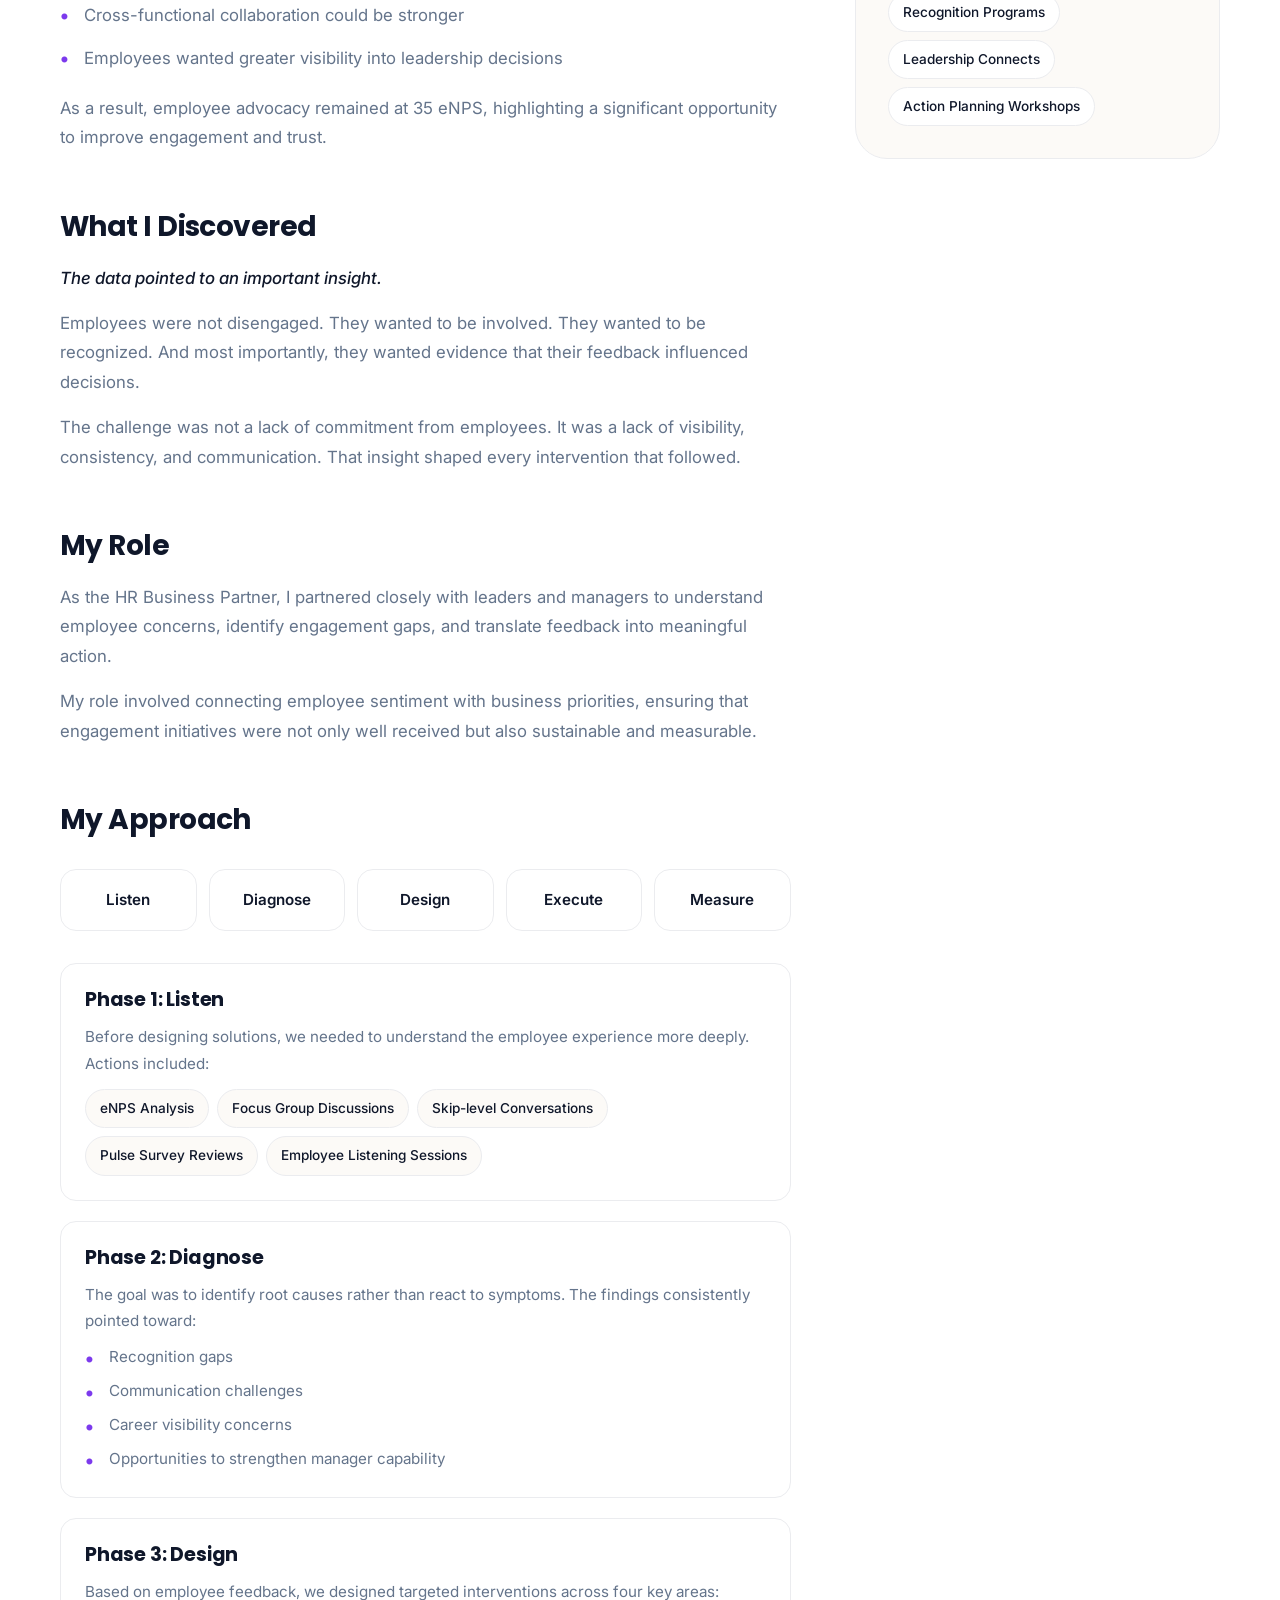
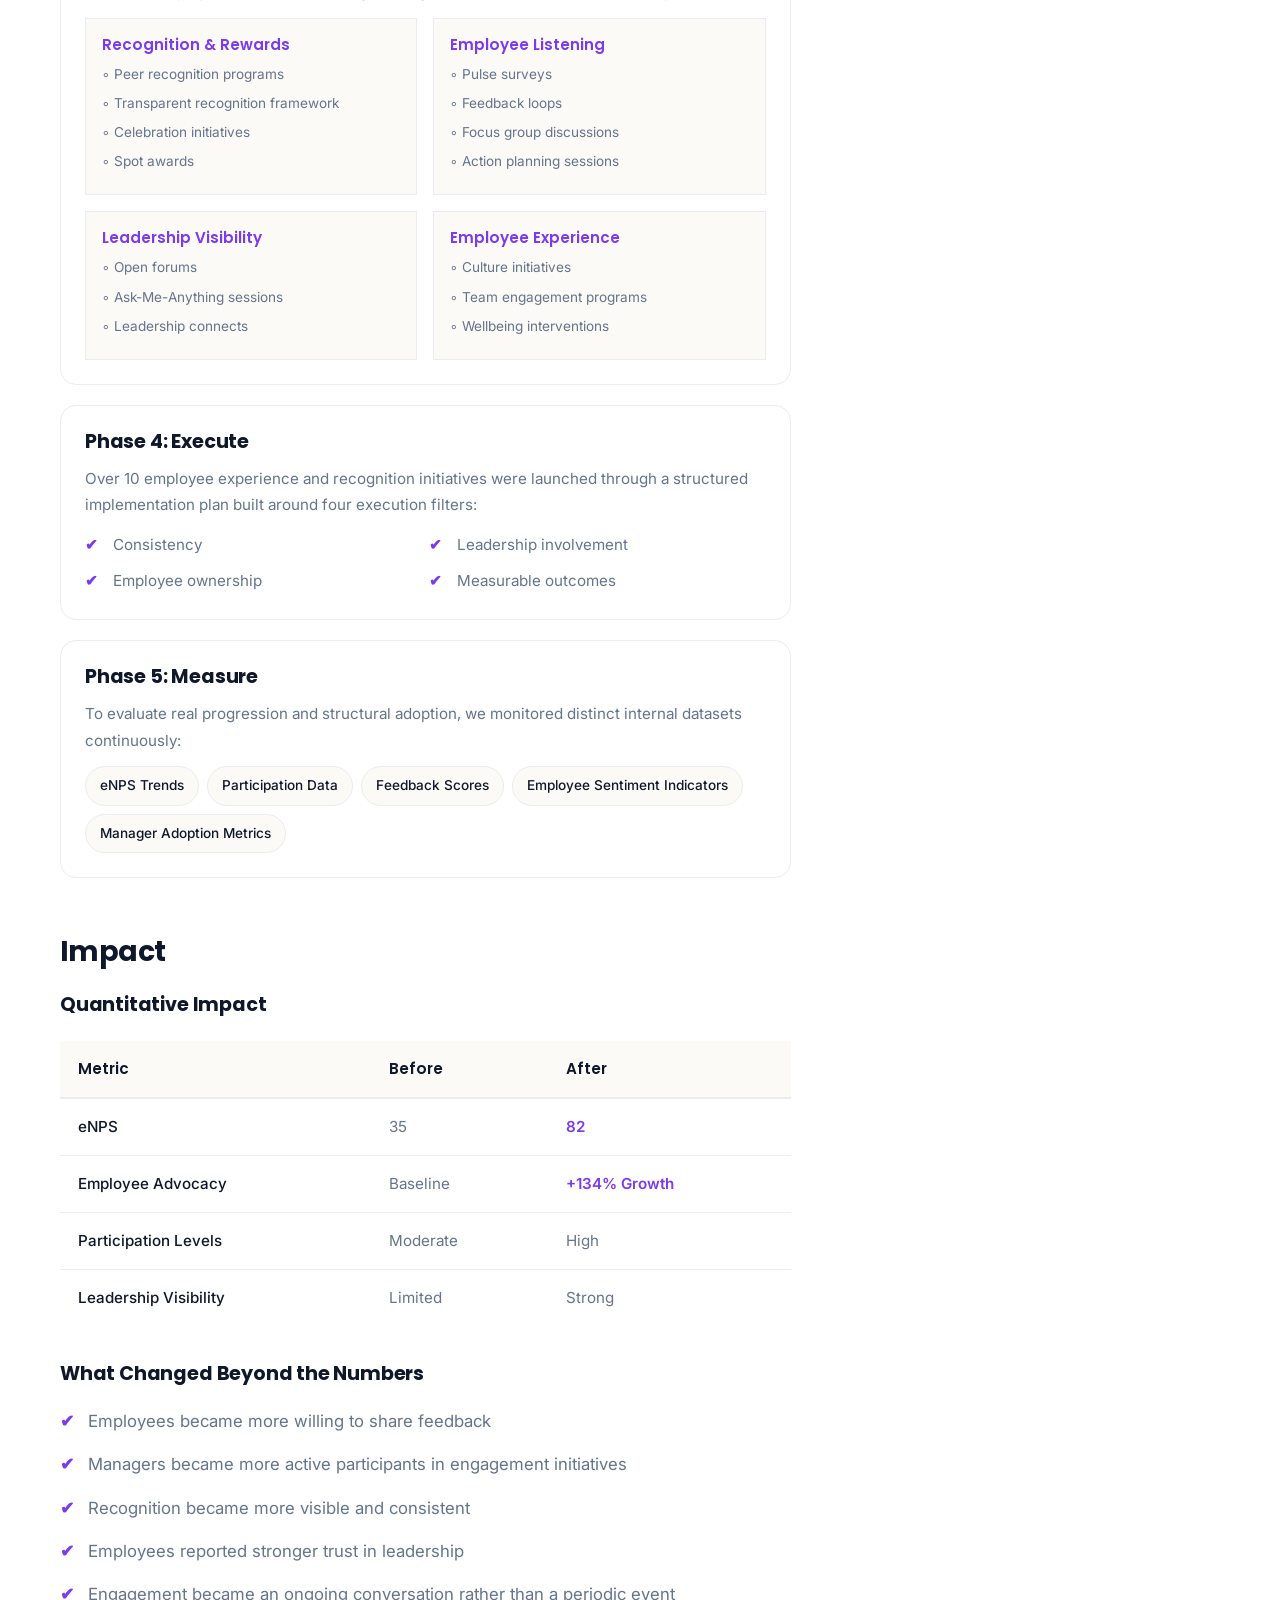
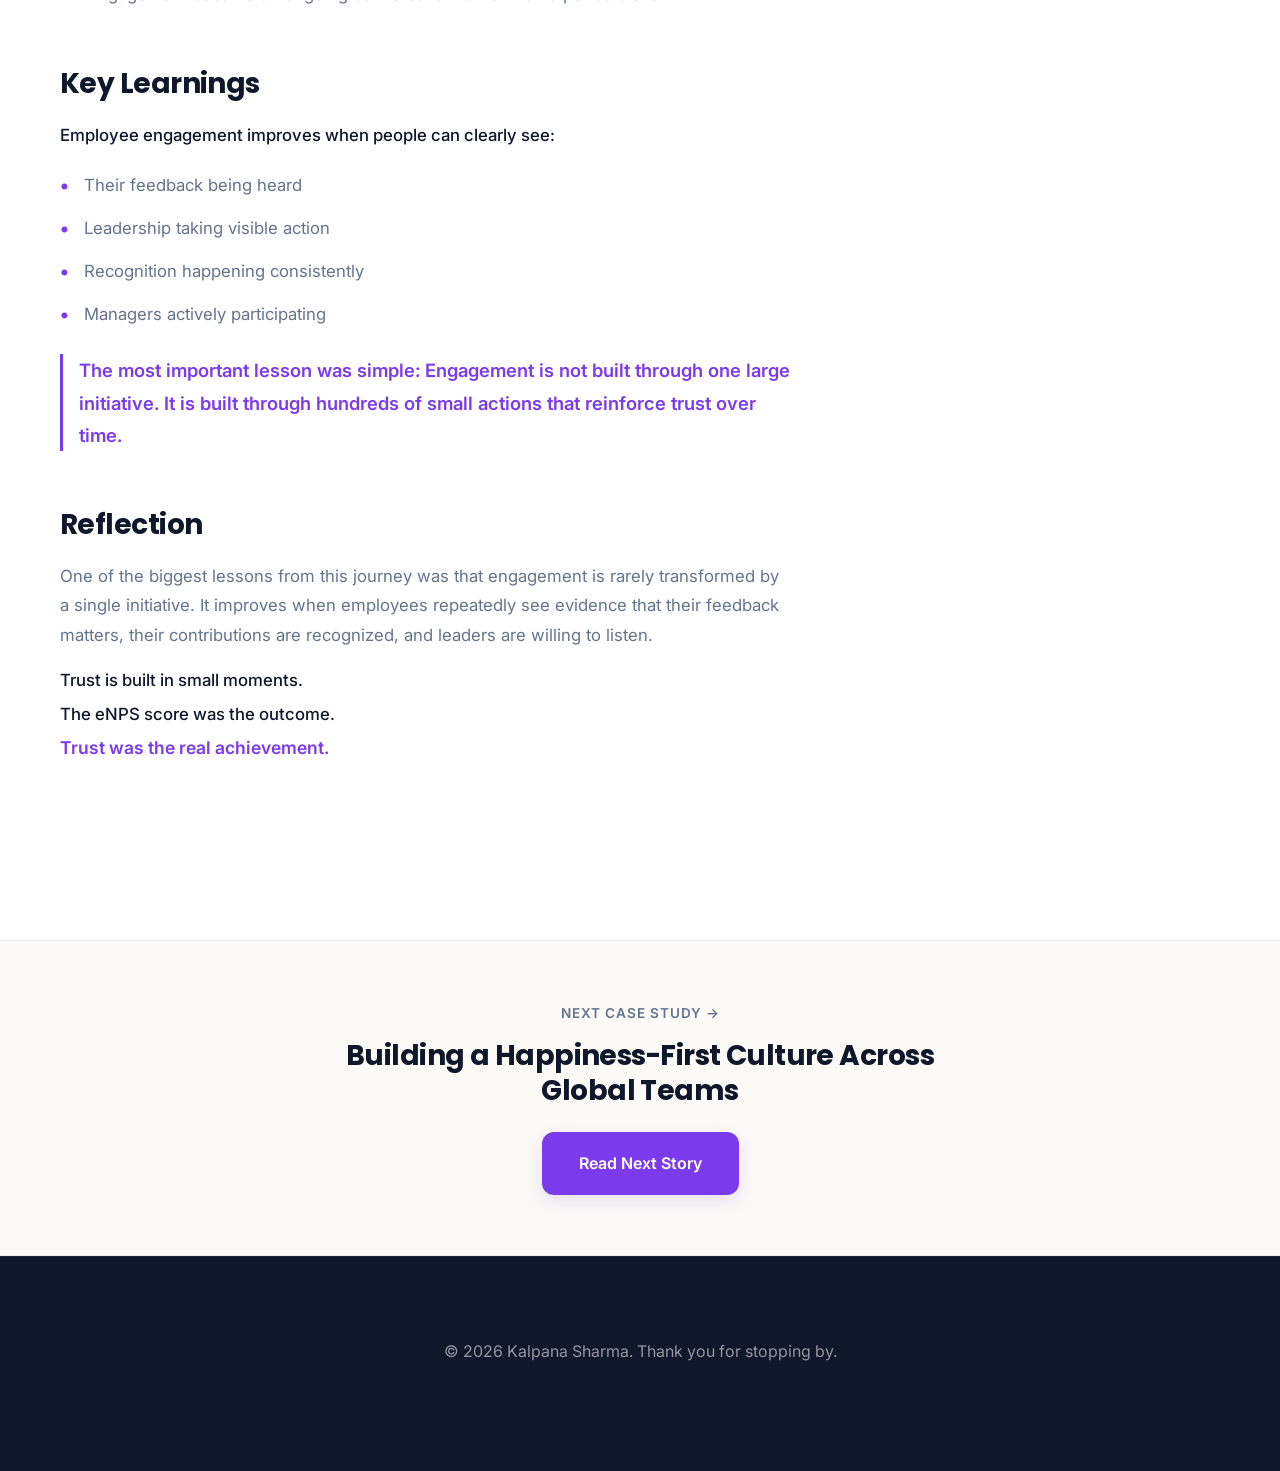
<file: case-studies/enps-transformation.html>
<!-- enps-transformation.html -->
<!DOCTYPE html>
<html lang="en">
<head>
    <meta charset="UTF-8">
    <meta name="viewport" content="width=device-width, initial-scale=1.0">
    <title>Case Study: eNPS Transformation | Kalpana Sharma</title>
    <!-- Google Fonts -->
    <link rel="preconnect" href="https://fonts.googleapis.com">
    <link rel="preconnect" href="https://fonts.gstatic.com" crossorigin>
    <link href="https://fonts.googleapis.com/css2?family=Inter:wght=400;500;600&family=Poppins:wght=600;700&display=swap" rel="stylesheet">
    <link rel="stylesheet" href="../style.css">
    <style>
        /* Portfolio Specific Architecture for Case Study Subpages */
        .case-hero-metrics {
            display: grid;
            grid-template-columns: repeat(4, 1fr);
            gap: 24px;
            margin-top: 48px;
        }
        .metric-highlight {
            background: var(--color-white);
            border: 1px solid var(--color-border);
            border-radius: var(--radius-md);
            padding: 24px;
            text-align: center;
        }
        .metric-val {
            font-family: var(--font-heading);
            font-size: 2.25rem;
            font-weight: 700;
            color: var(--color-purple);
            margin-bottom: 4px;
        }
        .metric-lbl {
            font-size: 0.85rem;
            font-weight: 600;
            color: var(--color-navy);
            text-transform: uppercase;
            letter-spacing: 0.5px;
        }
        .case-body-layout {
            display: grid;
            grid-template-columns: 2fr 1fr;
            gap: 64px;
            align-items: start;
        }
        .sticky-sidebar {
            position: sticky;
            top: 40px;
            background: var(--color-bg);
            border: 1px solid var(--color-border);
            border-radius: var(--radius-lg);
            padding: 32px;
        }
        .narrative-block {
            margin-bottom: 56px;
        }
        .narrative-block h2 {
            font-size: 1.75rem;
            color: var(--color-navy);
            margin-bottom: 20px;
            position: relative;
        }
        .narrative-block p {
            font-size: 1.05rem;
            line-height: 1.75;
            color: var(--color-text-muted);
            margin-bottom: 16px;
        }
        .flow-container {
            display: grid;
            grid-template-columns: repeat(5, 1fr);
            gap: 12px;
            margin: 32px 0;
            position: relative;
        }
        .flow-step {
            background: var(--color-white);
            border: 1px solid var(--color-border);
            border-radius: var(--radius-md);
            padding: 16px;
            text-align: center;
            font-weight: 600;
            color: var(--color-navy);
            font-size: 0.95rem;
            position: relative;
            z-index: 2;
        }
        .flow-step.active {
            border-color: var(--color-purple);
            background: rgba(99, 102, 241, 0.05);
            color: var(--color-purple);
        }
        .premium-table {
            width: 100%;
            border-collapse: collapse;
            margin: 24px 0;
            text-align: left;
        }
        .premium-table th {
            font-family: var(--font-heading);
            font-weight: 600;
            padding: 14px 18px;
            background: var(--color-bg);
            border-bottom: 2px solid var(--color-border);
            color: var(--color-navy);
            font-size: 0.95rem;
        }
        .premium-table td {
            padding: 14px 18px;
            border-bottom: 1px solid var(--color-border);
            color: var(--color-text-muted);
            font-size: 0.95rem;
        }
        .premium-table tr:last-child td {
            border-bottom: none;
        }
        .check-list {
            list-style: none;
            padding-left: 0;
            margin: 20px 0;
        }
        .check-list li {
            position: relative;
            padding-left: 28px;
            margin-bottom: 12px;
            font-size: 1.05rem;
            color: var(--color-text-muted);
        }
        .check-list li::before {
            content: "✔";
            color: var(--color-purple);
            position: absolute;
            left: 0;
            font-weight: bold;
        }
        .bullet-list {
            list-style: none;
            padding-left: 0;
            margin: 20px 0;
        }
        .bullet-list li {
            position: relative;
            padding-left: 24px;
            margin-bottom: 12px;
            font-size: 1.05rem;
            color: var(--color-text-muted);
        }
        .bullet-list li::before {
            content: "•";
            color: var(--color-purple);
            position: absolute;
            left: 0;
            font-weight: bold;
            font-size: 1.2rem;
            top: -2px;
        }
        .approach-phase {
            background: var(--color-white);
            border: 1px solid var(--color-border);
            border-radius: var(--radius-md);
            padding: 24px;
            margin-bottom: 20px;
        }
        .approach-phase h3 {
            font-size: 1.2rem;
            color: var(--color-navy);
            margin-bottom: 12px;
            display: flex;
            align-items: center;
            gap: 8px;
        }
        .sub-grid {
            display: grid;
            grid-template-columns: repeat(2, 1fr);
            gap: 16px;
            margin-top: 12px;
        }
        .sub-card {
            background: var(--color-bg);
            border: 1px solid var(--color-border);
            border-radius: var(--radius-sm);
            padding: 16px;
        }
        .sub-card h4 {
            font-size: 0.95rem;
            color: var(--color-purple);
            margin-bottom: 8px;
            font-weight: 600;
        }
        .sub-card ul {
            list-style: none;
            padding-left: 0;
            margin: 0;
        }
        .sub-card ul li {
            font-size: 0.85rem;
            color: var(--color-text-muted);
            margin-bottom: 4px;
            padding-left: 12px;
            position: relative;
        }
        .sub-card ul li::before {
            content: "◦";
            color: var(--color-text-muted);
            position: absolute;
            left: 0;
        }
        .chip-container {
            display: flex;
            flex-wrap: wrap;
            gap: 8px;
            margin-top: 16px;
        }
        .framework-chip {
            background: var(--color-white);
            border: 1px solid var(--color-border);
            padding: 6px 14px;
            border-radius: 20px;
            font-size: 0.85rem;
            font-weight: 500;
            color: var(--color-navy);
        }
        @media (max-width: 992px) {
            .case-body-layout { grid-template-columns: 1fr; gap: 40px; }
            .sticky-sidebar { position: relative; top: 0; }
            .case-hero-metrics { grid-template-columns: repeat(2, 1fr); gap: 16px; }
        }
        @media (max-width: 600px) {
            .case-hero-metrics { grid-template-columns: 1fr; }
            .flow-container { grid-template-columns: 1fr; gap: 8px; }
            .sub-grid { grid-template-columns: 1fr; }
        }
    </style>
</head>
<body>

    <!-- Header Navigation -->
    <header class="main-header">
        <div class="container nav-container">
            <a href="../index.html" class="logo">Kalpana <span class="text-purple">Sharma</span></a>
            <nav class="nav-links">
                <a href="../index.html">Home</a>
                <a href="../my-journey.html">My Journey</a>
                <a href="../case-studies.html" class="active">Case Studies</a>
                <a href="../lets-connect.html" class="btn btn-secondary">Let's Connect</a>
            </nav>
        </div>
    </header>

    <!-- Case Study Hero Section -->
    <section class="hero-section" style="padding: 80px 0; background-color: var(--color-bg); border-bottom: 1px solid var(--color-border);">
        <div class="container">
            <span class="badge" style="background: rgba(99, 102, 241, 0.1); color: var(--color-purple);">Culture & Employee Engagement</span>
            <h1 style="margin-top: 16px; margin-bottom: 16px; max-width: 750px;">From 35 to 82: The eNPS Transformation</h1>
            <p class="lead" style="max-width: 800px; color: var(--color-text-muted);">
                How employee listening, recognition redesign, and leadership involvement increased employee advocacy by 134%.
            </p>
            
            <!-- Hero Metrics Grid -->
            <div class="case-hero-metrics">
                <div class="metric-highlight">
                    <div class="metric-val">35 → 82</div>
                    <div class="metric-lbl">eNPS Score</div>
                </div>
                <div class="metric-highlight">
                    <div class="metric-val">+134%</div>
                    <div class="metric-lbl">Advocacy Growth</div>
                </div>
                <div class="metric-highlight">
                    <div class="metric-val">200+</div>
                    <div class="metric-lbl">Employees Impacted</div>
                </div>
                <div class="metric-highlight">
                    <div class="metric-val">10+</div>
                    <div class="metric-lbl">New Initiatives</div>
                </div>
            </div>
        </div>
    </section>

    <!-- Main Content Narrative Section -->
    <section class="section" style="background-color: var(--color-white);">
        <div class="container">
            <div class="case-body-layout">
                
                <!-- Main Narrative Columns -->
                <div class="narrative-left">
                    
                    <!-- Overview -->
                    <div class="narrative-block">
                        <h2>Overview</h2>
                        <p style="font-weight: 500; color: var(--color-navy);">Employee engagement is rarely transformed by a single initiative. It is built through trust, consistency, and the belief that employee voices genuinely matter.</p>
                        <p>When I began reviewing employee sentiment and engagement data, one thing became clear: improving the eNPS score was not the real challenge. The real challenge was creating an environment where employees felt heard, recognized, and connected to the organization.</p>
                        <p style="font-weight: 600; color: var(--color-purple); margin-top: 24px; margin-bottom: 4px;">The goal was never to increase a number.</p>
                        <p style="font-weight: 600; color: var(--color-purple);">The goal was to strengthen employee trust and advocacy.</p>
                        <p>The improved score became the outcome of that work.</p>
                    </div>

                    <!-- The Challenge -->
                    <div class="narrative-block">
                        <h2>The Challenge</h2>
                        <p>Employee feedback revealed a common theme. People cared deeply about their work and wanted to contribute, but there were opportunities to strengthen how employees experienced recognition, communication, and involvement across the organization.</p>
                        <p style="font-weight: 500; color: var(--color-navy); margin-top: 20px; margin-bottom: 8px;">Key themes emerged from preliminary reviews:</p>
                        <ul class="bullet-list">
                            <li>Recognition was inconsistent across teams</li>
                            <li>Employee feedback was not always visibly translated into action</li>
                            <li>Career and growth conversations lacked structure</li>
                            <li>Cross-functional collaboration could be stronger</li>
                            <li>Employees wanted greater visibility into leadership decisions</li>
                        </ul>
                        <p style="margin-top: 20px;">As a result, employee advocacy remained at 35 eNPS, highlighting a significant opportunity to improve engagement and trust.</p>
                    </div>

                    <!-- What I Discovered -->
                    <div class="narrative-block">
                        <h2>What I Discovered</h2>
                        <p style="font-style: italic; color: var(--color-navy); font-weight: 500;">The data pointed to an important insight.</p>
                        <p>Employees were not disengaged. They wanted to be involved. They wanted to be recognized. And most importantly, they wanted evidence that their feedback influenced decisions.</p>
                        <p>The challenge was not a lack of commitment from employees. It was a lack of visibility, consistency, and communication. That insight shaped every intervention that followed.</p>
                    </div>

                    <!-- My Role Main Section -->
                    <div class="narrative-block">
                        <h2>My Role</h2>
                        <p>As the HR Business Partner, I partnered closely with leaders and managers to understand employee concerns, identify engagement gaps, and translate feedback into meaningful action.</p>
                        <p>My role involved connecting employee sentiment with business priorities, ensuring that engagement initiatives were not only well received but also sustainable and measurable.</p>
                    </div>

                    <!-- My Approach -->
                    <div class="narrative-block">
                        <h2>My Approach</h2>
                        
                        <!-- Visual Process Flow Component -->
                        <div class="flow-container">
                            <div class="flow-step">Listen</div>
                            <div class="flow-step">Diagnose</div>
                            <div class="flow-step">Design</div>
                            <div class="flow-step">Execute</div>
                            <div class="flow-step">Measure</div>
                        </div>

                        <!-- Phase 1 -->
                        <div class="approach-phase">
                            <h3>Phase 1: Listen</h3>
                            <p style="font-size: 0.95rem; margin-bottom: 12px;">Before designing solutions, we needed to understand the employee experience more deeply. Actions included:</p>
                            <div class="chip-container" style="margin-top: 0;">
                                <span class="framework-chip" style="background: var(--color-bg);">eNPS Analysis</span>
                                <span class="framework-chip" style="background: var(--color-bg);">Focus Group Discussions</span>
                                <span class="framework-chip" style="background: var(--color-bg);">Skip-level Conversations</span>
                                <span class="framework-chip" style="background: var(--color-bg);">Pulse Survey Reviews</span>
                                <span class="framework-chip" style="background: var(--color-bg);">Employee Listening Sessions</span>
                            </div>
                        </div>

                        <!-- Phase 2 -->
                        <div class="approach-phase">
                            <h3>Phase 2: Diagnose</h3>
                            <p style="font-size: 0.95rem; margin-bottom: 8px;">The goal was to identify root causes rather than react to symptoms. The findings consistently pointed toward:</p>
                            <ul class="bullet-list" style="margin: 0; font-size: 0.9rem;">
                                <li style="font-size: 0.95rem; margin-bottom: 6px;">Recognition gaps</li>
                                <li style="font-size: 0.95rem; margin-bottom: 6px;">Communication challenges</li>
                                <li style="font-size: 0.95rem; margin-bottom: 6px;">Career visibility concerns</li>
                                <li style="font-size: 0.95rem; margin-bottom: 0;">Opportunities to strengthen manager capability</li>
                            </ul>
                        </div>

                        <!-- Phase 3 -->
                        <div class="approach-phase">
                            <h3>Phase 3: Design</h3>
                            <p style="font-size: 0.95rem; margin-bottom: 4px;">Based on employee feedback, we designed targeted interventions across four key areas:</p>
                            
                            <div class="sub-grid">
                                <div class="sub-card">
                                    <h4>Recognition & Rewards</h4>
                                    <ul>
                                        <li>Peer recognition programs</li>
                                        <li>Transparent recognition framework</li>
                                        <li>Celebration initiatives</li>
                                        <li>Spot awards</li>
                                    </ul>
                                </div>
                                <div class="sub-card">
                                    <h4>Employee Listening</h4>
                                    <ul>
                                        <li>Pulse surveys</li>
                                        <li>Feedback loops</li>
                                        <li>Focus group discussions</li>
                                        <li>Action planning sessions</li>
                                    </ul>
                                </div>
                                <div class="sub-card">
                                    <h4>Leadership Visibility</h4>
                                    <ul>
                                        <li>Open forums</li>
                                        <li>Ask-Me-Anything sessions</li>
                                        <li>Leadership connects</li>
                                    </ul>
                                </div>
                                <div class="sub-card">
                                    <h4>Employee Experience</h4>
                                    <ul>
                                        <li>Culture initiatives</li>
                                        <li>Team engagement programs</li>
                                        <li>Wellbeing interventions</li>
                                    </ul>
                                </div>
                            </div>
                        </div>

                        <!-- Phase 4 -->
                        <div class="approach-phase">
                            <h3>Phase 4: Execute</h3>
                            <p style="font-size: 0.95rem; margin-bottom: 12px;">Over 10 employee experience and recognition initiatives were launched through a structured implementation plan built around four execution filters:</p>
                            <ul class="check-list" style="margin: 0; display: grid; grid-template-columns: 1fr 1fr; gap: 8px;">
                                <li style="margin-bottom: 0; font-size: 0.95rem;">Consistency</li>
                                <li style="margin-bottom: 0; font-size: 0.95rem;">Leadership involvement</li>
                                <li style="margin-bottom: 0; font-size: 0.95rem;">Employee ownership</li>
                                <li style="margin-bottom: 0; font-size: 0.95rem;">Measurable outcomes</li>
                            </ul>
                        </div>

                        <!-- Phase 5 -->
                        <div class="approach-phase">
                            <h3>Phase 5: Measure</h3>
                            <p style="font-size: 0.95rem; margin-bottom: 12px;">To evaluate real progression and structural adoption, we monitored distinct internal datasets continuously:</p>
                            <div class="chip-container" style="margin-top: 0;">
                                <span class="framework-chip" style="background: var(--color-bg);">eNPS Trends</span>
                                <span class="framework-chip" style="background: var(--color-bg);">Participation Data</span>
                                <span class="framework-chip" style="background: var(--color-bg);">Feedback Scores</span>
                                <span class="framework-chip" style="background: var(--color-bg);">Employee Sentiment Indicators</span>
                                <span class="framework-chip" style="background: var(--color-bg);">Manager Adoption Metrics</span>
                            </div>
                        </div>

                    </div>

                    <!-- Impact Section -->
                    <div class="narrative-block">
                        <h2>Impact</h2>
                        
                        <h3 style="font-size: 1.2rem; color: var(--color-navy); margin-top: 24px; margin-bottom: 8px;">Quantitative Impact</h3>
                        <table class="premium-table">
                            <thead>
                                <tr>
                                    <th>Metric</th>
                                    <th>Before</th>
                                    <th>After</th>
                                </tr>
                            </thead>
                            <tbody>
                                <tr>
                                    <td style="font-weight: 500; color: var(--color-navy);">eNPS</td>
                                    <td>35</td>
                                    <td style="font-weight: 600; color: var(--color-purple);">82</td>
                                </tr>
                                <tr>
                                    <td style="font-weight: 500; color: var(--color-navy);">Employee Advocacy</td>
                                    <td>Baseline</td>
                                    <td style="font-weight: 600; color: var(--color-purple);">+134% Growth</td>
                                </tr>
                                <tr>
                                    <td style="font-weight: 500; color: var(--color-navy);">Participation Levels</td>
                                    <td>Moderate</td>
                                    <td>High</td>
                                </tr>
                                <tr>
                                    <td style="font-weight: 500; color: var(--color-navy);">Leadership Visibility</td>
                                    <td>Limited</td>
                                    <td>Strong</td>
                                </tr>
                            </tbody>
                        </table>

                        <h3 style="font-size: 1.2rem; color: var(--color-navy); margin-top: 36px; margin-bottom: 12px;">What Changed Beyond the Numbers</h3>
                        <ul class="check-list">
                            <li>Employees became more willing to share feedback</li>
                            <li>Managers became more active participants in engagement initiatives</li>
                            <li>Recognition became more visible and consistent</li>
                            <li>Employees reported stronger trust in leadership</li>
                            <li>Engagement became an ongoing conversation rather than a periodic event</li>
                        </ul>
                    </div>

                    <!-- Key Learnings -->
                    <div class="narrative-block">
                        <h2>Key Learnings</h2>
                        <p style="font-weight: 500; color: var(--color-navy); margin-bottom: 12px;">Employee engagement improves when people can clearly see:</p>
                        <ul class="bullet-list" style="margin-bottom: 24px;">
                            <li>Their feedback being heard</li>
                            <li>Leadership taking visible action</li>
                            <li>Recognition happening consistently</li>
                            <li>Managers actively participating</li>
                        </ul>
                        <p style="font-weight: 600; color: var(--color-purple); font-size: 1.15rem; border-left: 3px solid var(--color-purple); padding-left: 16px; margin-top: 24px;">
                            The most important lesson was simple: Engagement is not built through one large initiative. It is built through hundreds of small actions that reinforce trust over time.
                        </p>
                    </div>

                    <!-- Reflection -->
                    <div class="narrative-block" style="margin-bottom: 0;">
                        <h2>Reflection</h2>
                        <p>One of the biggest lessons from this journey was that engagement is rarely transformed by a single initiative. It improves when employees repeatedly see evidence that their feedback matters, their contributions are recognized, and leaders are willing to listen.</p>
                        <p style="font-weight: 500; color: var(--color-navy); margin-top: 16px; margin-bottom: 4px;">Trust is built in small moments.</p>
                        <p style="font-weight: 500; color: var(--color-navy); margin-bottom: 4px;">The eNPS score was the outcome.</p>
                        <p style="font-weight: 600; color: var(--color-purple); font-size: 1.1rem;">Trust was the real achievement.</p>
                    </div>

                </div>

                <!-- Sticky Metadata Sidebar Section -->
                <div class="sidebar-container">
                    <div class="sticky-sidebar">
                        
                        <!-- My Role Sub-card -->
                        <div style="margin-bottom: 32px;">
                            <h3 style="font-size: 1.1rem; color: var(--color-navy); margin-bottom: 16px; text-transform: uppercase; letter-spacing: 0.5px;">My Role</h3>
                            <p style="font-size: 0.9rem; color: var(--color-text-muted); line-height: 1.6; margin-bottom: 16px;">
                                As the HR Business Partner, I partnered closely with business leaders and managers to:
                            </p>
                            <ul class="bullet-list" style="font-size: 0.85rem; padding-left: 0;">
                                <li style="font-size: 0.9rem; margin-bottom: 10px;">Analyze employee sentiment and engagement trends</li>
                                <li style="font-size: 0.9rem; margin-bottom: 10px;">Identify root causes behind engagement challenges</li>
                                <li style="font-size: 0.9rem; margin-bottom: 10px;">Design targeted employee experience interventions</li>
                                <li style="font-size: 0.9rem; margin-bottom: 10px;">Improve manager accountability and participation</li>
                                <li style="font-size: 0.9rem; margin-bottom: 10px;">Strengthen leadership visibility and communication</li>
                                <li style="font-size: 0.9rem; margin-bottom: 0;">Measure progress through ongoing feedback and engagement data</li>
                            </ul>
                        </div>

                        <hr style="border: 0; border-top: 1px solid var(--color-border); margin-bottom: 28px;">

                        <!-- Tools & Frameworks Sub-card -->
                        <div>
                            <h3 style="font-size: 1.1rem; color: var(--color-navy); margin-bottom: 12px; text-transform: uppercase; letter-spacing: 0.5px;">Tools & Frameworks</h3>
                            <div class="chip-container">
                                <span class="framework-chip">eNPS Surveys</span>
                                <span class="framework-chip">Pulse Surveys</span>
                                <span class="framework-chip">Focus Group Discussions</span>
                                <span class="framework-chip">Employee Listening Frameworks</span>
                                <span class="framework-chip">Recognition Programs</span>
                                <span class="framework-chip">Leadership Connects</span>
                                <span class="framework-chip">Action Planning Workshops</span>
                            </div>
                        </div>

                    </div>
                </div>

            </div>
        </div>
    </section>

    <!-- Next Case Study Call To Action Section -->
    <section class="section text-center" style="background-color: var(--color-bg); border-top: 1px solid var(--color-border); border-bottom: 1px solid var(--color-border); padding: 64px 0;">
        <div class="container">
            <span style="font-size: 0.85rem; font-weight: 600; text-transform: uppercase; letter-spacing: 1px; color: var(--color-text-muted); display: block; margin-bottom: 12px;">Next Case Study &rarr;</span>
            <h2 style="font-size: 1.75rem; color: var(--color-navy); margin-bottom: 24px; max-width: 600px; margin-left: auto; margin-right: auto;">Building a Happiness-First Culture Across Global Teams</h2>
            <a href="happiness-culture.html" class="btn btn-primary">Read Next Story</a>
        </div>
    </section>

    <!-- Footer Footer -->
    <footer class="main-footer">
        <div class="container text-center">
            <p>&copy; 2026 Kalpana Sharma. Thank you for stopping by.</p>
        </div>
    </footer>

</body>
</html>
</file>
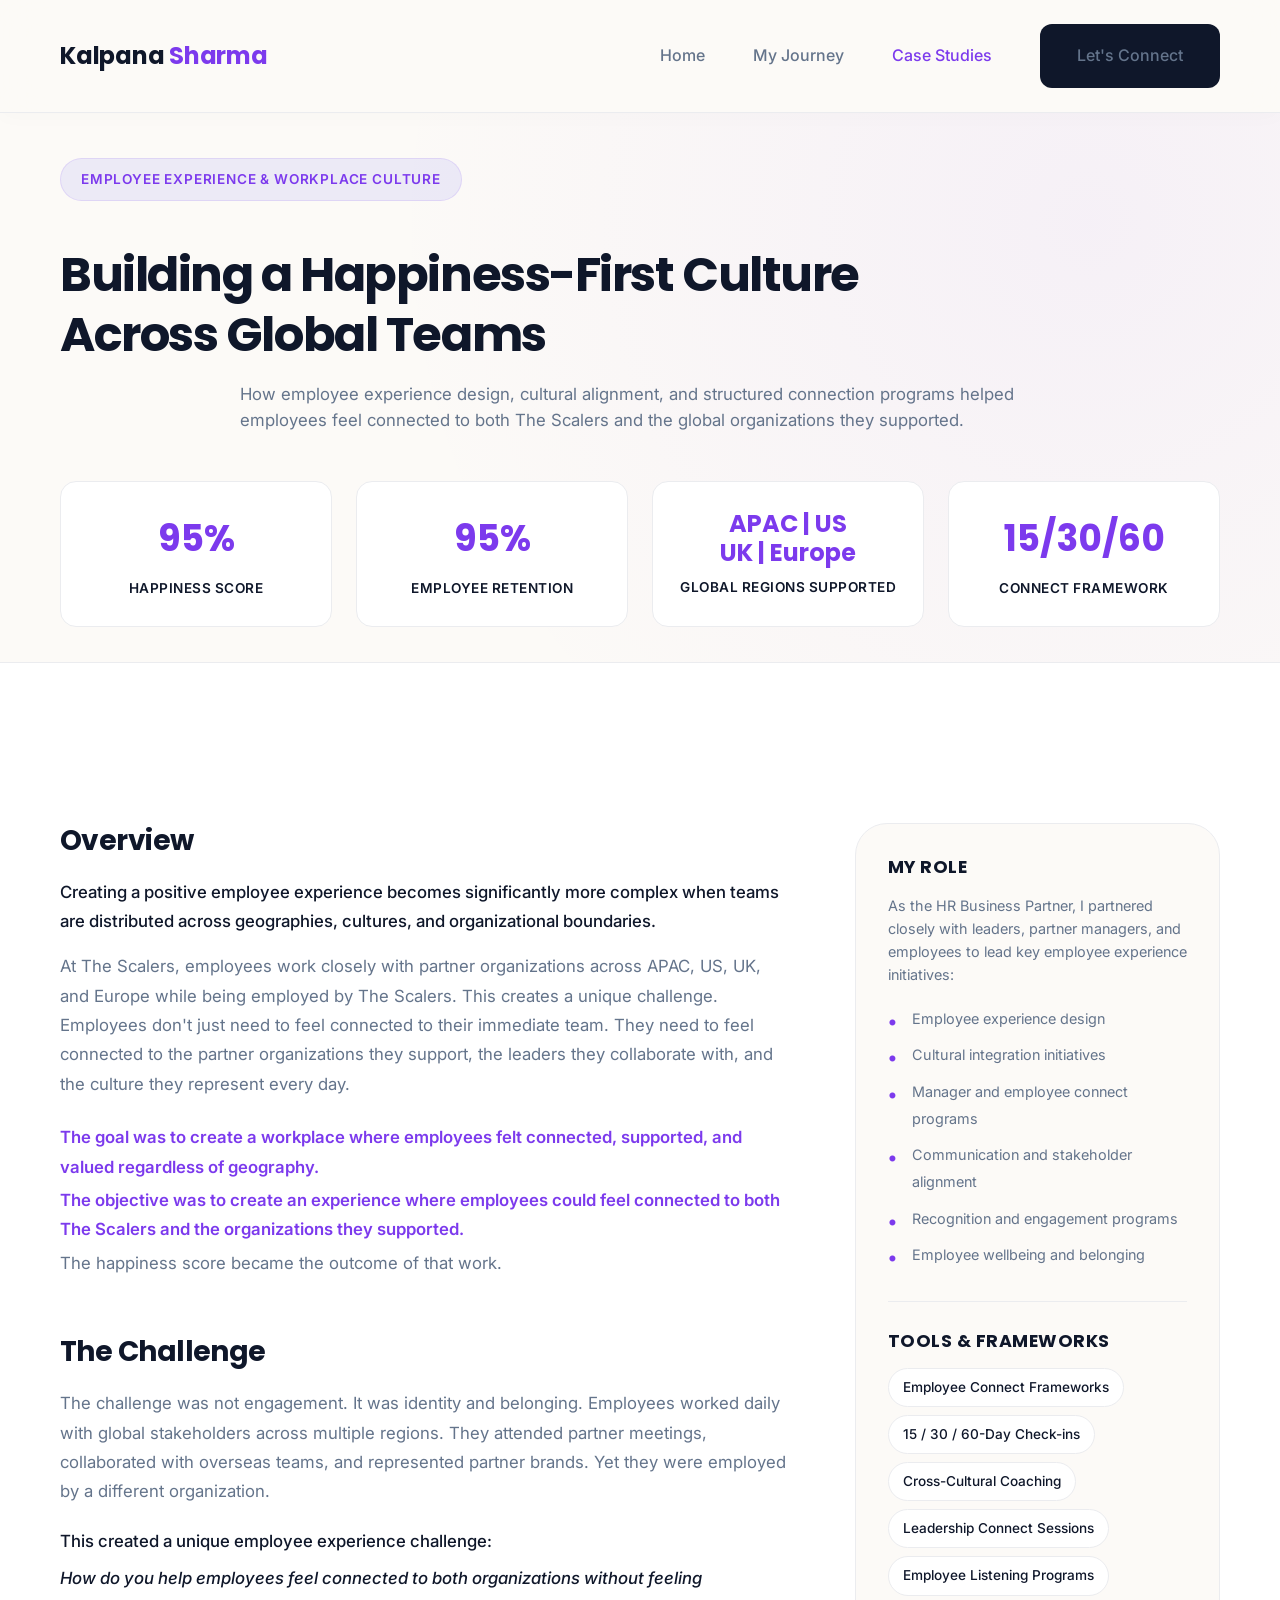
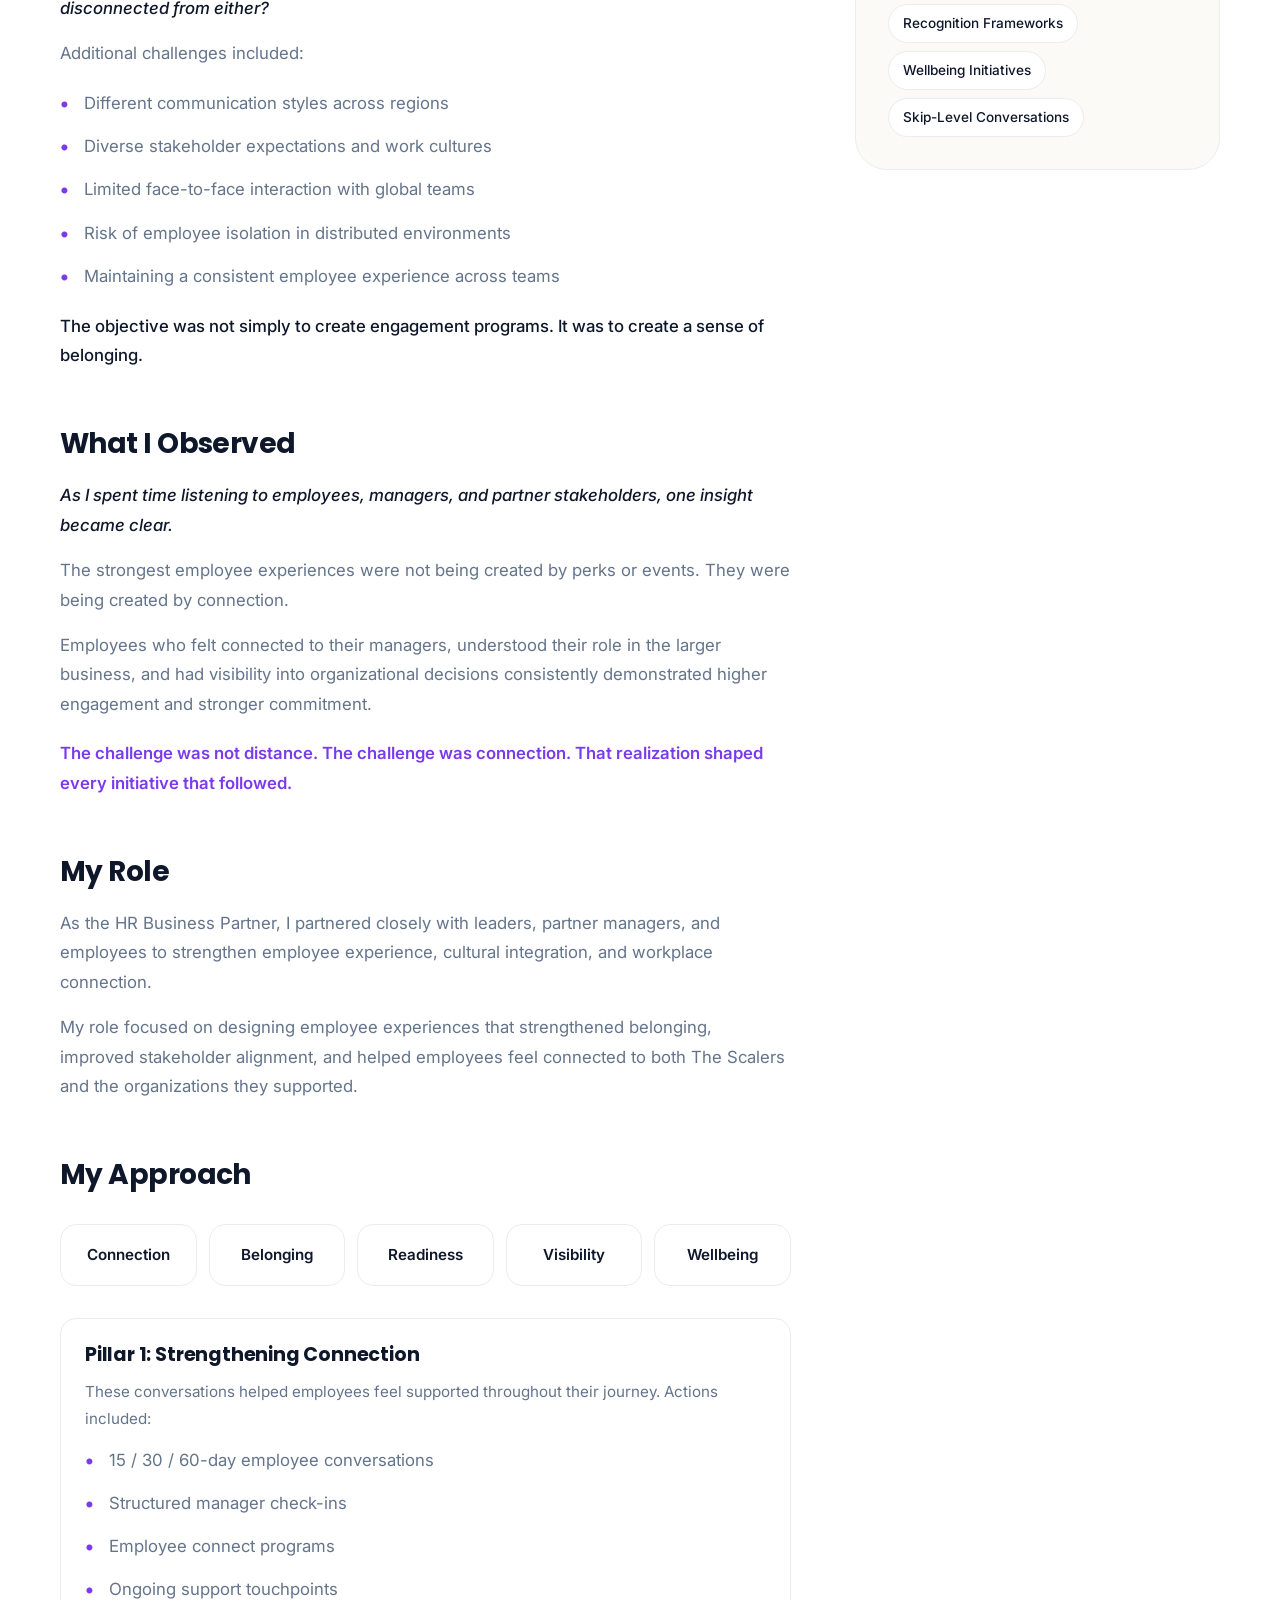
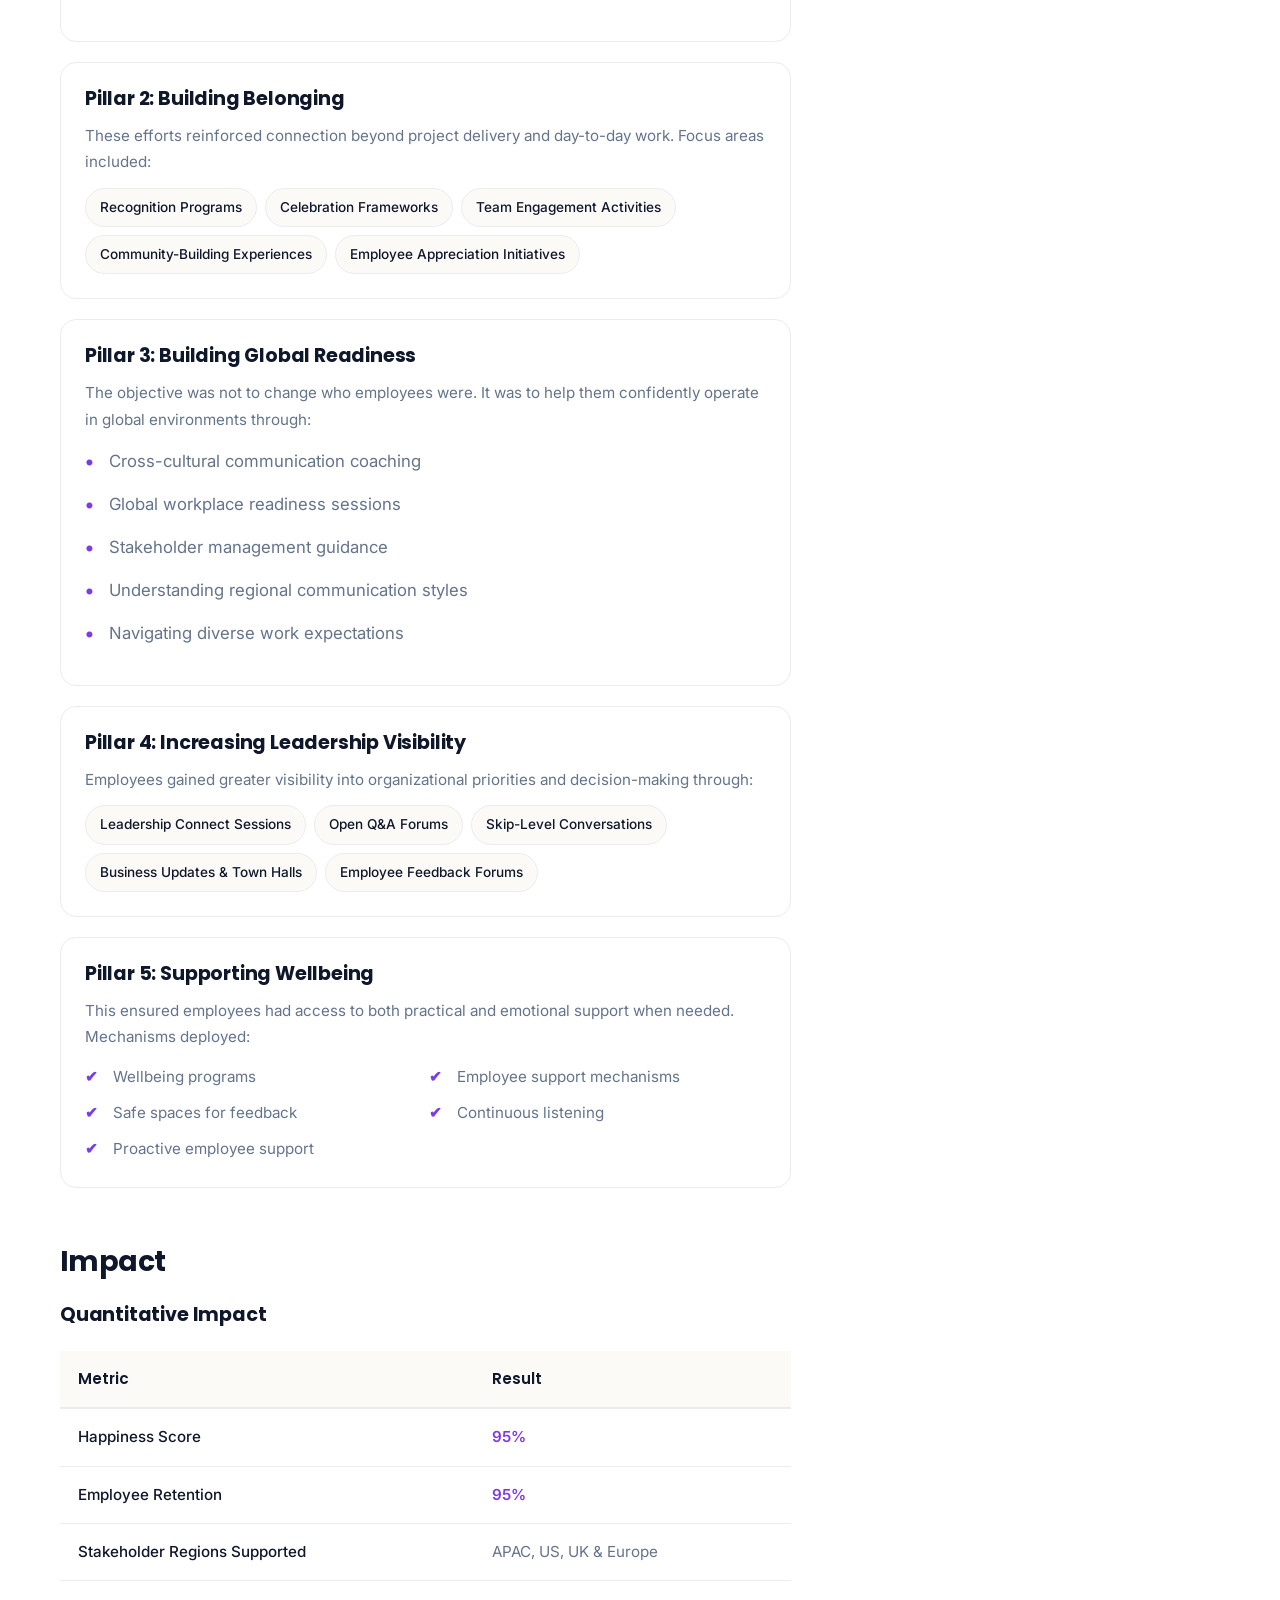
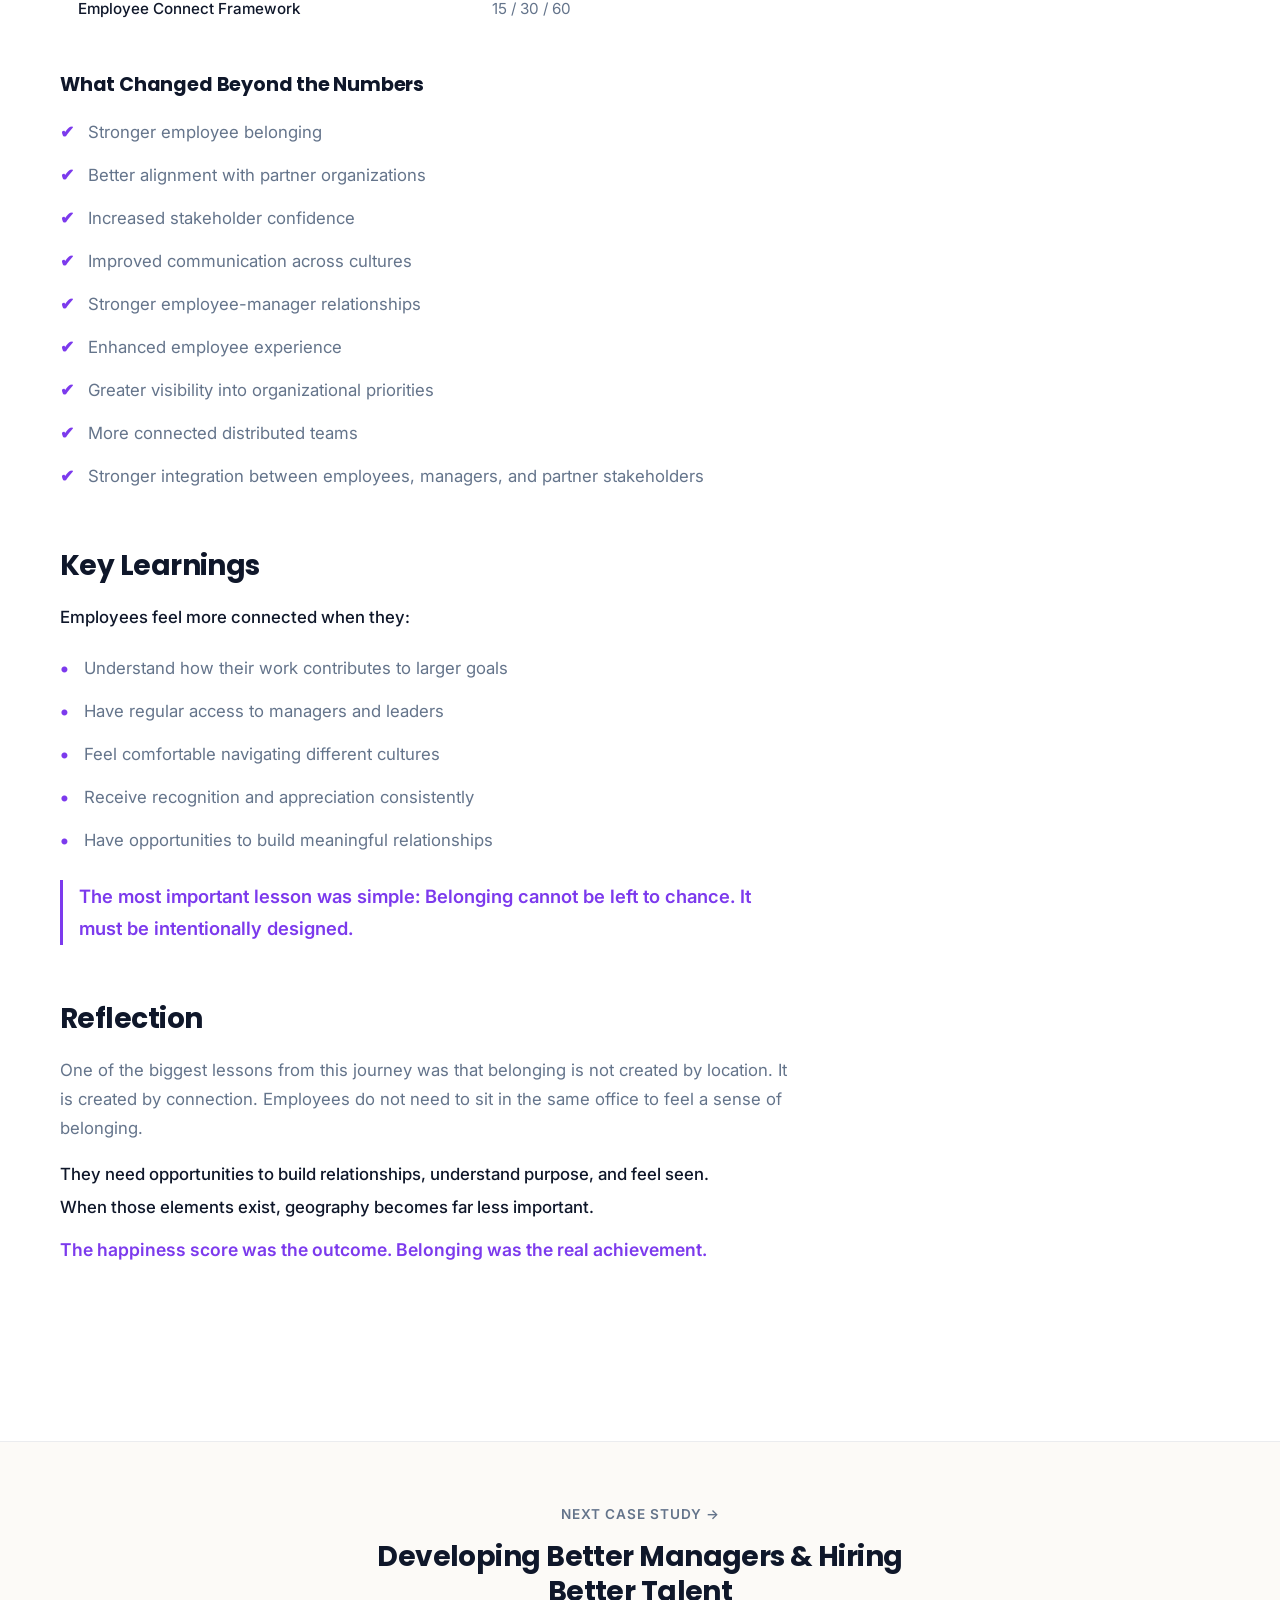
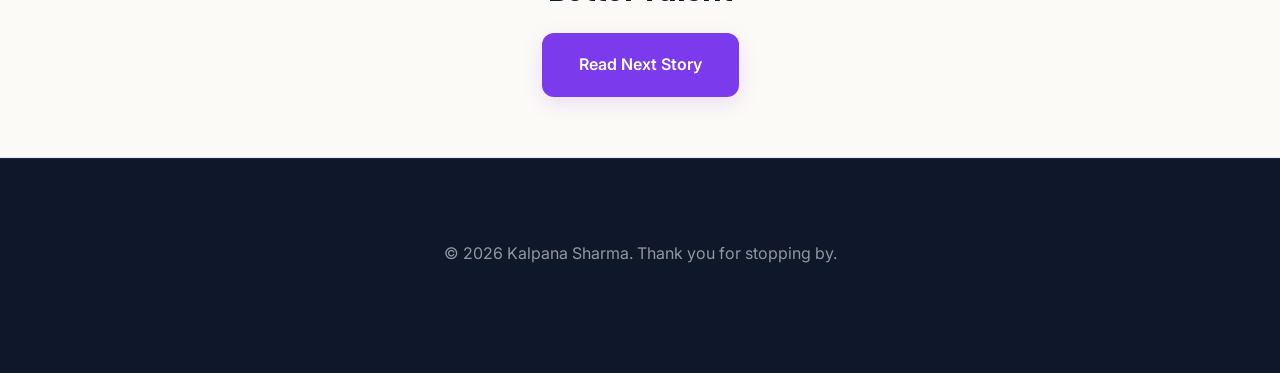
<file: case-studies/happiness-culture.html>
<!-- happiness-culture.html -->
<!DOCTYPE html>
<html lang="en">
<head>
    <meta charset="UTF-8">
    <meta name="viewport" content="width=device-width, initial-scale=1.0">
    <title>Case Study: Happiness-First Culture | Kalpana Sharma</title>
    <!-- Google Fonts -->
    <link rel="preconnect" href="https://fonts.googleapis.com">
    <link rel="preconnect" href="https://fonts.gstatic.com" crossorigin>
    <link href="https://fonts.googleapis.com/css2?family=Inter:wght=400;500;600&family=Poppins:wght=600;700&display=swap" rel="stylesheet">
    <link rel="stylesheet" href="../style.css">
    <style>
        /* Portfolio Specific Architecture for Case Study Subpages */
        .case-hero-metrics {
            display: grid;
            grid-template-columns: repeat(4, 1fr);
            gap: 24px;
            margin-top: 48px;
        }
        .metric-highlight {
            background: var(--color-white);
            border: 1px solid var(--color-border);
            border-radius: var(--radius-md);
            padding: 24px;
            text-align: center;
        }
        .metric-val {
            font-family: var(--font-heading);
            font-size: 2.25rem;
            font-weight: 700;
            color: var(--color-purple);
            margin-bottom: 4px;
        }
        .metric-val.small-text {
            font-size: 1.5rem;
            line-height: 1.2;
            padding-top: 4px;
            padding-bottom: 4px;
        }
        .metric-lbl {
            font-size: 0.85rem;
            font-weight: 600;
            color: var(--color-navy);
            text-transform: uppercase;
            letter-spacing: 0.5px;
        }
        .case-body-layout {
            display: grid;
            grid-template-columns: 2fr 1fr;
            gap: 64px;
            align-items: start;
        }
        .sticky-sidebar {
            position: sticky;
            top: 40px;
            background: var(--color-bg);
            border: 1px solid var(--color-border);
            border-radius: var(--radius-lg);
            padding: 32px;
        }
        .narrative-block {
            margin-bottom: 56px;
        }
        .narrative-block h2 {
            font-size: 1.75rem;
            color: var(--color-navy);
            margin-bottom: 20px;
            position: relative;
        }
        .narrative-block p {
            font-size: 1.05rem;
            line-height: 1.75;
            color: var(--color-text-muted);
            margin-bottom: 16px;
        }
        .flow-container {
            display: grid;
            grid-template-columns: repeat(5, 1fr);
            gap: 12px;
            margin: 32px 0;
            position: relative;
        }
        .flow-step {
            background: var(--color-white);
            border: 1px solid var(--color-border);
            border-radius: var(--radius-md);
            padding: 16px;
            text-align: center;
            font-weight: 600;
            color: var(--color-navy);
            font-size: 0.95rem;
            position: relative;
            z-index: 2;
        }
        .premium-table {
            width: 100%;
            border-collapse: collapse;
            margin: 24px 0;
            text-align: left;
        }
        .premium-table th {
            font-family: var(--font-heading);
            font-weight: 600;
            padding: 14px 18px;
            background: var(--color-bg);
            border-bottom: 2px solid var(--color-border);
            color: var(--color-navy);
            font-size: 0.95rem;
        }
        .premium-table td {
            padding: 14px 18px;
            border-bottom: 1px solid var(--color-border);
            color: var(--color-text-muted);
            font-size: 0.95rem;
        }
        .premium-table tr:last-child td {
            border-bottom: none;
        }
        .check-list {
            list-style: none;
            padding-left: 0;
            margin: 20px 0;
        }
        .check-list li {
            position: relative;
            padding-left: 28px;
            margin-bottom: 12px;
            font-size: 1.05rem;
            color: var(--color-text-muted);
        }
        .check-list li::before {
            content: "✔";
            color: var(--color-purple);
            position: absolute;
            left: 0;
            font-weight: bold;
        }
        .bullet-list {
            list-style: none;
            padding-left: 0;
            margin: 20px 0;
        }
        .bullet-list li {
            position: relative;
            padding-left: 24px;
            margin-bottom: 12px;
            font-size: 1.05rem;
            color: var(--color-text-muted);
        }
        .bullet-list li::before {
            content: "•";
            color: var(--color-purple);
            position: absolute;
            left: 0;
            font-weight: bold;
            font-size: 1.2rem;
            top: -2px;
        }
        .approach-phase {
            background: var(--color-white);
            border: 1px solid var(--color-border);
            border-radius: var(--radius-md);
            padding: 24px;
            margin-bottom: 20px;
        }
        .approach-phase h3 {
            font-size: 1.2rem;
            color: var(--color-navy);
            margin-bottom: 12px;
            display: flex;
            align-items: center;
            gap: 8px;
        }
        .sub-grid {
            display: grid;
            grid-template-columns: repeat(2, 1fr);
            gap: 16px;
            margin-top: 12px;
        }
        .sub-card {
            background: var(--color-bg);
            border: 1px solid var(--color-border);
            border-radius: var(--radius-sm);
            padding: 16px;
        }
        .sub-card h4 {
            font-size: 0.95rem;
            color: var(--color-purple);
            margin-bottom: 8px;
            font-weight: 600;
        }
        .sub-card ul {
            list-style: none;
            padding-left: 0;
            margin: 0;
        }
        .sub-card ul li {
            font-size: 0.85rem;
            color: var(--color-text-muted);
            margin-bottom: 4px;
            padding-left: 12px;
            position: relative;
        }
        .sub-card ul li::before {
            content: "◦";
            color: var(--color-text-muted);
            position: absolute;
            left: 0;
        }
        .chip-container {
            display: flex;
            flex-wrap: wrap;
            gap: 8px;
            margin-top: 16px;
        }
        .framework-chip {
            background: var(--color-white);
            border: 1px solid var(--color-border);
            padding: 6px 14px;
            border-radius: 20px;
            font-size: 0.85rem;
            font-weight: 500;
            color: var(--color-navy);
        }
        @media (max-width: 992px) {
            .case-body-layout { grid-template-columns: 1fr; gap: 40px; }
            .sticky-sidebar { position: relative; top: 0; }
            .case-hero-metrics { grid-template-columns: repeat(2, 1fr); gap: 16px; }
        }
        @media (max-width: 600px) {
            .case-hero-metrics { grid-template-columns: 1fr; }
            .metric-val.small-text { font-size: 1.35rem; }
            .flow-container { grid-template-columns: 1fr; gap: 8px; }
            .sub-grid { grid-template-columns: 1fr; }
        }
    </style>
</head>
<body>

    <!-- Header Navigation -->
    <header class="main-header">
        <div class="container nav-container">
            <a href="../index.html" class="logo">Kalpana <span class="text-purple">Sharma</span></a>
            <nav class="nav-links">
                <a href="../index.html">Home</a>
                <a href="../my-journey.html">My Journey</a>
                <a href="../case-studies.html" class="active">Case Studies</a>
                <a href="../lets-connect.html" class="btn btn-secondary">Let's Connect</a>
            </nav>
        </div>
    </header>

    <!-- Case Study Hero Section -->
    <section class="hero-section" style="padding: 80px 0; background-color: var(--color-bg); border-bottom: 1px solid var(--color-border);">
        <div class="container">
            <span class="badge" style="background: rgba(99, 102, 241, 0.1); color: var(--color-purple);">Employee Experience & Workplace Culture</span>
            <h1 style="margin-top: 16px; margin-bottom: 16px; max-width: 850px;">Building a Happiness-First Culture Across Global Teams</h1>
            <p class="lead" style="max-width: 800px; color: var(--color-text-muted);">
                How employee experience design, cultural alignment, and structured connection programs helped employees feel connected to both The Scalers and the global organizations they supported.
            </p>
            
            <!-- Hero Metrics Grid -->
            <div class="case-hero-metrics">
                <div class="metric-highlight">
                    <div class="metric-val">95%</div>
                    <div class="metric-lbl">Happiness Score</div>
                </div>
                <div class="metric-highlight">
                    <div class="metric-val">95%</div>
                    <div class="metric-lbl">Employee Retention</div>
                </div>
                <div class="metric-highlight">
                    <div class="metric-val small-text">APAC | US<br>UK | Europe</div>
                    <div class="metric-lbl">Global Regions Supported</div>
                </div>
                <div class="metric-highlight">
                    <div class="metric-val">15/30/60</div>
                    <div class="metric-lbl">Connect Framework</div>
                </div>
            </div>
        </div>
    </section>

    <!-- Main Content Narrative Section -->
    <section class="section" style="background-color: var(--color-white);">
        <div class="container">
            <div class="case-body-layout">
                
                <!-- Main Narrative Columns -->
                <div class="narrative-left">
                    
                    <!-- Overview -->
                    <div class="narrative-block">
                        <h2>Overview</h2>
                        <p style="font-weight: 500; color: var(--color-navy);">Creating a positive employee experience becomes significantly more complex when teams are distributed across geographies, cultures, and organizational boundaries.</p>
                        <p>At The Scalers, employees work closely with partner organizations across APAC, US, UK, and Europe while being employed by The Scalers. This creates a unique challenge. Employees don't just need to feel connected to their immediate team. They need to feel connected to the partner organizations they support, the leaders they collaborate with, and the culture they represent every day.</p>
                        <p style="font-weight: 600; color: var(--color-purple); margin-top: 24px; margin-bottom: 4px;">The goal was to create a workplace where employees felt connected, supported, and valued regardless of geography.</p>
                        <p style="font-weight: 600; color: var(--color-purple); margin-bottom: 4px;">The objective was to create an experience where employees could feel connected to both The Scalers and the organizations they supported.</p>
                        <p>The happiness score became the outcome of that work.</p>
                    </div>

                    <!-- The Challenge -->
                    <div class="narrative-block">
                        <h2>The Challenge</h2>
                        <p>The challenge was not engagement. It was identity and belonging. Employees worked daily with global stakeholders across multiple regions. They attended partner meetings, collaborated with overseas teams, and represented partner brands. Yet they were employed by a different organization.</p>
                        <p style="font-weight: 500; color: var(--color-navy); margin-top: 20px; margin-bottom: 8px;">This created a unique employee experience challenge:</p>
                        <p style="font-style: italic; color: var(--color-navy); font-weight: 500; margin-bottom: 16px;">How do you help employees feel connected to both organizations without feeling disconnected from either?</p>
                        <p>Additional challenges included:</p>
                        <ul class="bullet-list">
                            <li>Different communication styles across regions</li>
                            <li>Diverse stakeholder expectations and work cultures</li>
                            <li>Limited face-to-face interaction with global teams</li>
                            <li>Risk of employee isolation in distributed environments</li>
                            <li>Maintaining a consistent employee experience across teams</li>
                        </ul>
                        <p style="font-weight: 500; color: var(--color-navy); margin-top: 20px;">The objective was not simply to create engagement programs. It was to create a sense of belonging.</p>
                    </div>

                    <!-- What I Discovered -->
                    <div class="narrative-block">
                        <h2>What I Observed</h2>
                        <p style="font-style: italic; color: var(--color-navy); font-weight: 500;">As I spent time listening to employees, managers, and partner stakeholders, one insight became clear.</p>
                        <p>The strongest employee experiences were not being created by perks or events. They were being created by connection.</p>
                        <p>Employees who felt connected to their managers, understood their role in the larger business, and had visibility into organizational decisions consistently demonstrated higher engagement and stronger commitment.</p>
                        <p style="font-weight: 600; color: var(--color-purple); margin-top: 20px;">The challenge was not distance. The challenge was connection. That realization shaped every initiative that followed.</p>
                    </div>

                    <!-- My Role Main Section -->
                    <div class="narrative-block">
                        <h2>My Role</h2>
                        <p>As the HR Business Partner, I partnered closely with leaders, partner managers, and employees to strengthen employee experience, cultural integration, and workplace connection.</p>
                        <p>My role focused on designing employee experiences that strengthened belonging, improved stakeholder alignment, and helped employees feel connected to both The Scalers and the organizations they supported.</p>
                    </div>

                    <!-- My Approach -->
                    <div class="narrative-block">
                        <h2>My Approach</h2>
                        
                        <!-- Visual Process Flow Component -->
                        <div class="flow-container">
                            <div class="flow-step">Connection</div>
                            <div class="flow-step">Belonging</div>
                            <div class="flow-step">Readiness</div>
                            <div class="flow-step">Visibility</div>
                            <div class="flow-step">Wellbeing</div>
                        </div>

                        <!-- Pillar 1 -->
                        <div class="approach-phase">
                            <h3>Pillar 1: Strengthening Connection</h3>
                            <p style="font-size: 0.95rem; margin-bottom: 12px;">These conversations helped employees feel supported throughout their journey. Actions included:</p>
                            <ul class="bullet-list" style="margin: 0; font-size: 0.95rem;">
                                <li>15 / 30 / 60-day employee conversations</li>
                                <li>Structured manager check-ins</li>
                                <li>Employee connect programs</li>
                                <li>Ongoing support touchpoints</li>
                            </ul>
                        </div>

                        <!-- Pillar 2 -->
                        <div class="approach-phase">
                            <h3>Pillar 2: Building Belonging</h3>
                            <p style="font-size: 0.95rem; margin-bottom: 12px;">These efforts reinforced connection beyond project delivery and day-to-day work. Focus areas included:</p>
                            <div class="chip-container" style="margin-top: 0;">
                                <span class="framework-chip" style="background: var(--color-bg);">Recognition Programs</span>
                                <span class="framework-chip" style="background: var(--color-bg);">Celebration Frameworks</span>
                                <span class="framework-chip" style="background: var(--color-bg);">Team Engagement Activities</span>
                                <span class="framework-chip" style="background: var(--color-bg);">Community-Building Experiences</span>
                                <span class="framework-chip" style="background: var(--color-bg);">Employee Appreciation Initiatives</span>
                            </div>
                        </div>

                        <!-- Pillar 3 -->
                        <div class="approach-phase">
                            <h3>Pillar 3: Building Global Readiness</h3>
                            <p style="font-size: 0.95rem; margin-bottom: 12px;">The objective was not to change who employees were. It was to help them confidently operate in global environments through:</p>
                            <ul class="bullet-list" style="margin: 0; font-size: 0.95rem;">
                                <li>Cross-cultural communication coaching</li>
                                <li>Global workplace readiness sessions</li>
                                <li>Stakeholder management guidance</li>
                                <li>Understanding regional communication styles</li>
                                <li>Navigating diverse work expectations</li>
                            </ul>
                        </div>

                        <!-- Pillar 4 -->
                        <div class="approach-phase">
                            <h3>Pillar 4: Increasing Leadership Visibility</h3>
                            <p style="font-size: 0.95rem; margin-bottom: 12px;">Employees gained greater visibility into organizational priorities and decision-making through:</p>
                            <div class="chip-container" style="margin-top: 0;">
                                <span class="framework-chip" style="background: var(--color-bg);">Leadership Connect Sessions</span>
                                <span class="framework-chip" style="background: var(--color-bg);">Open Q&A Forums</span>
                                <span class="framework-chip" style="background: var(--color-bg);">Skip-Level Conversations</span>
                                <span class="framework-chip" style="background: var(--color-bg);">Business Updates & Town Halls</span>
                                <span class="framework-chip" style="background: var(--color-bg);">Employee Feedback Forums</span>
                            </div>
                        </div>

                        <!-- Pillar 5 -->
                        <div class="approach-phase">
                            <h3>Pillar 5: Supporting Wellbeing</h3>
                            <p style="font-size: 0.95rem; margin-bottom: 12px;">This ensured employees had access to both practical and emotional support when needed. Mechanisms deployed:</p>
                            <ul class="check-list" style="margin: 0; display: grid; grid-template-columns: 1fr 1fr; gap: 8px;">
                                <li style="margin-bottom: 0; font-size: 0.95rem;">Wellbeing programs</li>
                                <li style="margin-bottom: 0; font-size: 0.95rem;">Employee support mechanisms</li>
                                <li style="margin-bottom: 0; font-size: 0.95rem;">Safe spaces for feedback</li>
                                <li style="margin-bottom: 0; font-size: 0.95rem;">Continuous listening</li>
                                <li style="margin-bottom: 0; font-size: 0.95rem;">Proactive employee support</li>
                            </ul>
                        </div>

                    </div>

                    <!-- Impact Section -->
                    <div class="narrative-block">
                        <h2>Impact</h2>
                        
                        <h3 style="font-size: 1.2rem; color: var(--color-navy); margin-top: 24px; margin-bottom: 8px;">Quantitative Impact</h3>
                        <table class="premium-table">
                            <thead>
                                <tr>
                                    <th>Metric</th>
                                    <th>Result</th>
                                </tr>
                            </thead>
                            <tbody>
                                <tr>
                                    <td style="font-weight: 500; color: var(--color-navy);">Happiness Score</td>
                                    <td style="font-weight: 600; color: var(--color-purple);">95%</td>
                                </tr>
                                <tr>
                                    <td style="font-weight: 500; color: var(--color-navy);">Employee Retention</td>
                                    <td style="font-weight: 600; color: var(--color-purple);">95%</td>
                                </tr>
                                <tr>
                                    <td style="font-weight: 500; color: var(--color-navy);">Stakeholder Regions Supported</td>
                                    <td>APAC, US, UK & Europe</td>
                                </tr>
                                <tr>
                                    <td style="font-weight: 500; color: var(--color-navy);">Employee Connect Framework</td>
                                    <td>15 / 30 / 60</td>
                                </tr>
                            </tbody>
                        </table>

                        <h3 style="font-size: 1.2rem; color: var(--color-navy); margin-top: 36px; margin-bottom: 12px;">What Changed Beyond the Numbers</h3>
                        <ul class="check-list">
                            <li>Stronger employee belonging</li>
                            <li>Better alignment with partner organizations</li>
                            <li>Increased stakeholder confidence</li>
                            <li>Improved communication across cultures</li>
                            <li>Stronger employee-manager relationships</li>
                            <li>Enhanced employee experience</li>
                            <li>Greater visibility into organizational priorities</li>
                            <li>More connected distributed teams</li>
                            <li>Stronger integration between employees, managers, and partner stakeholders</li>
                        </ul>
                    </div>

                    <!-- Key Learnings -->
                    <div class="narrative-block">
                        <h2>Key Learnings</h2>
                        <p style="font-weight: 500; color: var(--color-navy); margin-bottom: 12px;">Employees feel more connected when they:</p>
                        <ul class="bullet-list" style="margin-bottom: 24px;">
                            <li>Understand how their work contributes to larger goals</li>
                            <li>Have regular access to managers and leaders</li>
                            <li>Feel comfortable navigating different cultures</li>
                            <li>Receive recognition and appreciation consistently</li>
                            <li>Have opportunities to build meaningful relationships</li>
                        </ul>
                        <p style="font-weight: 600; color: var(--color-purple); font-size: 1.15rem; border-left: 3px solid var(--color-purple); padding-left: 16px; margin-top: 24px;">
                            The most important lesson was simple: Belonging cannot be left to chance. It must be intentionally designed.
                        </p>
                    </div>

                    <!-- Reflection -->
                    <div class="narrative-block" style="margin-bottom: 0;">
                        <h2>Reflection</h2>
                        <p>One of the biggest lessons from this journey was that belonging is not created by location. It is created by connection. Employees do not need to sit in the same office to feel a sense of belonging.</p>
                        <p style="font-weight: 500; color: var(--color-navy); margin-top: 16px; margin-bottom: 4px;">They need opportunities to build relationships, understand purpose, and feel seen.</p>
                        <p style="font-weight: 500; color: var(--color-navy); margin-bottom: 4px;">When those elements exist, geography becomes far less important.</p>
                        <p style="font-weight: 600; color: var(--color-purple); font-size: 1.1rem; margin-top: 12px;">The happiness score was the outcome. Belonging was the real achievement.</p>
                    </div>

                </div>

                <!-- Sticky Metadata Sidebar Section -->
                <div class="sidebar-container">
                    <div class="sticky-sidebar">
                        
                        <!-- My Role Sub-card -->
                        <div style="margin-bottom: 32px;">
                            <h3 style="font-size: 1.1rem; color: var(--color-navy); margin-bottom: 16px; text-transform: uppercase; letter-spacing: 0.5px;">My Role</h3>
                            <p style="font-size: 0.9rem; color: var(--color-text-muted); line-height: 1.6; margin-bottom: 16px;">
                                As the HR Business Partner, I partnered closely with leaders, partner managers, and employees to lead key employee experience initiatives:
                            </p>
                            <ul class="bullet-list" style="font-size: 0.85rem; padding-left: 0;">
                                <li style="font-size: 0.9rem; margin-bottom: 10px;">Employee experience design</li>
                                <li style="font-size: 0.9rem; margin-bottom: 10px;">Cultural integration initiatives</li>
                                <li style="font-size: 0.9rem; margin-bottom: 10px;">Manager and employee connect programs</li>
                                <li style="font-size: 0.9rem; margin-bottom: 10px;">Communication and stakeholder alignment</li>
                                <li style="font-size: 0.9rem; margin-bottom: 10px;">Recognition and engagement programs</li>
                                <li style="font-size: 0.9rem; margin-bottom: 0;">Employee wellbeing and belonging</li>
                            </ul>
                        </div>

                        <hr style="border: 0; border-top: 1px solid var(--color-border); margin-bottom: 28px;">

                        <!-- Tools & Frameworks Sub-card -->
                        <div>
                            <h3 style="font-size: 1.1rem; color: var(--color-navy); margin-bottom: 12px; text-transform: uppercase; letter-spacing: 0.5px;">Tools & Frameworks</h3>
                            <div class="chip-container">
                                <span class="framework-chip">Employee Connect Frameworks</span>
                                <span class="framework-chip">15 / 30 / 60-Day Check-ins</span>
                                <span class="framework-chip">Cross-Cultural Coaching</span>
                                <span class="framework-chip">Leadership Connect Sessions</span>
                                <span class="framework-chip">Employee Listening Programs</span>
                                <span class="framework-chip">Recognition Frameworks</span>
                                <span class="framework-chip">Wellbeing Initiatives</span>
                                <span class="framework-chip">Skip-Level Conversations</span>
                            </div>
                        </div>

                    </div>
                </div>

            </div>
        </div>
    </section>

    <!-- Next Case Study Call To Action Section -->
    <section class="section text-center" style="background-color: var(--color-bg); border-top: 1px solid var(--color-border); border-bottom: 1px solid var(--color-border); padding: 64px 0;">
        <div class="container">
            <span style="font-size: 0.85rem; font-weight: 600; text-transform: uppercase; letter-spacing: 1px; color: var(--color-text-muted); display: block; margin-bottom: 12px;">Next Case Study &rarr;</span>
            <h2 style="font-size: 1.75rem; color: var(--color-navy); margin-bottom: 24px; max-width: 600px; margin-left: auto; margin-right: auto;">Developing Better Managers & Hiring Better Talent</h2>
            <a href="managers-talent.html" class="btn btn-primary">Read Next Story</a>
        </div>
    </section>

    <!-- Footer Footer -->
    <footer class="main-footer">
        <div class="container text-center">
            <p>&copy; 2026 Kalpana Sharma. Thank you for stopping by.</p>
        </div>
    </footer>

</body>
</html>
</file>
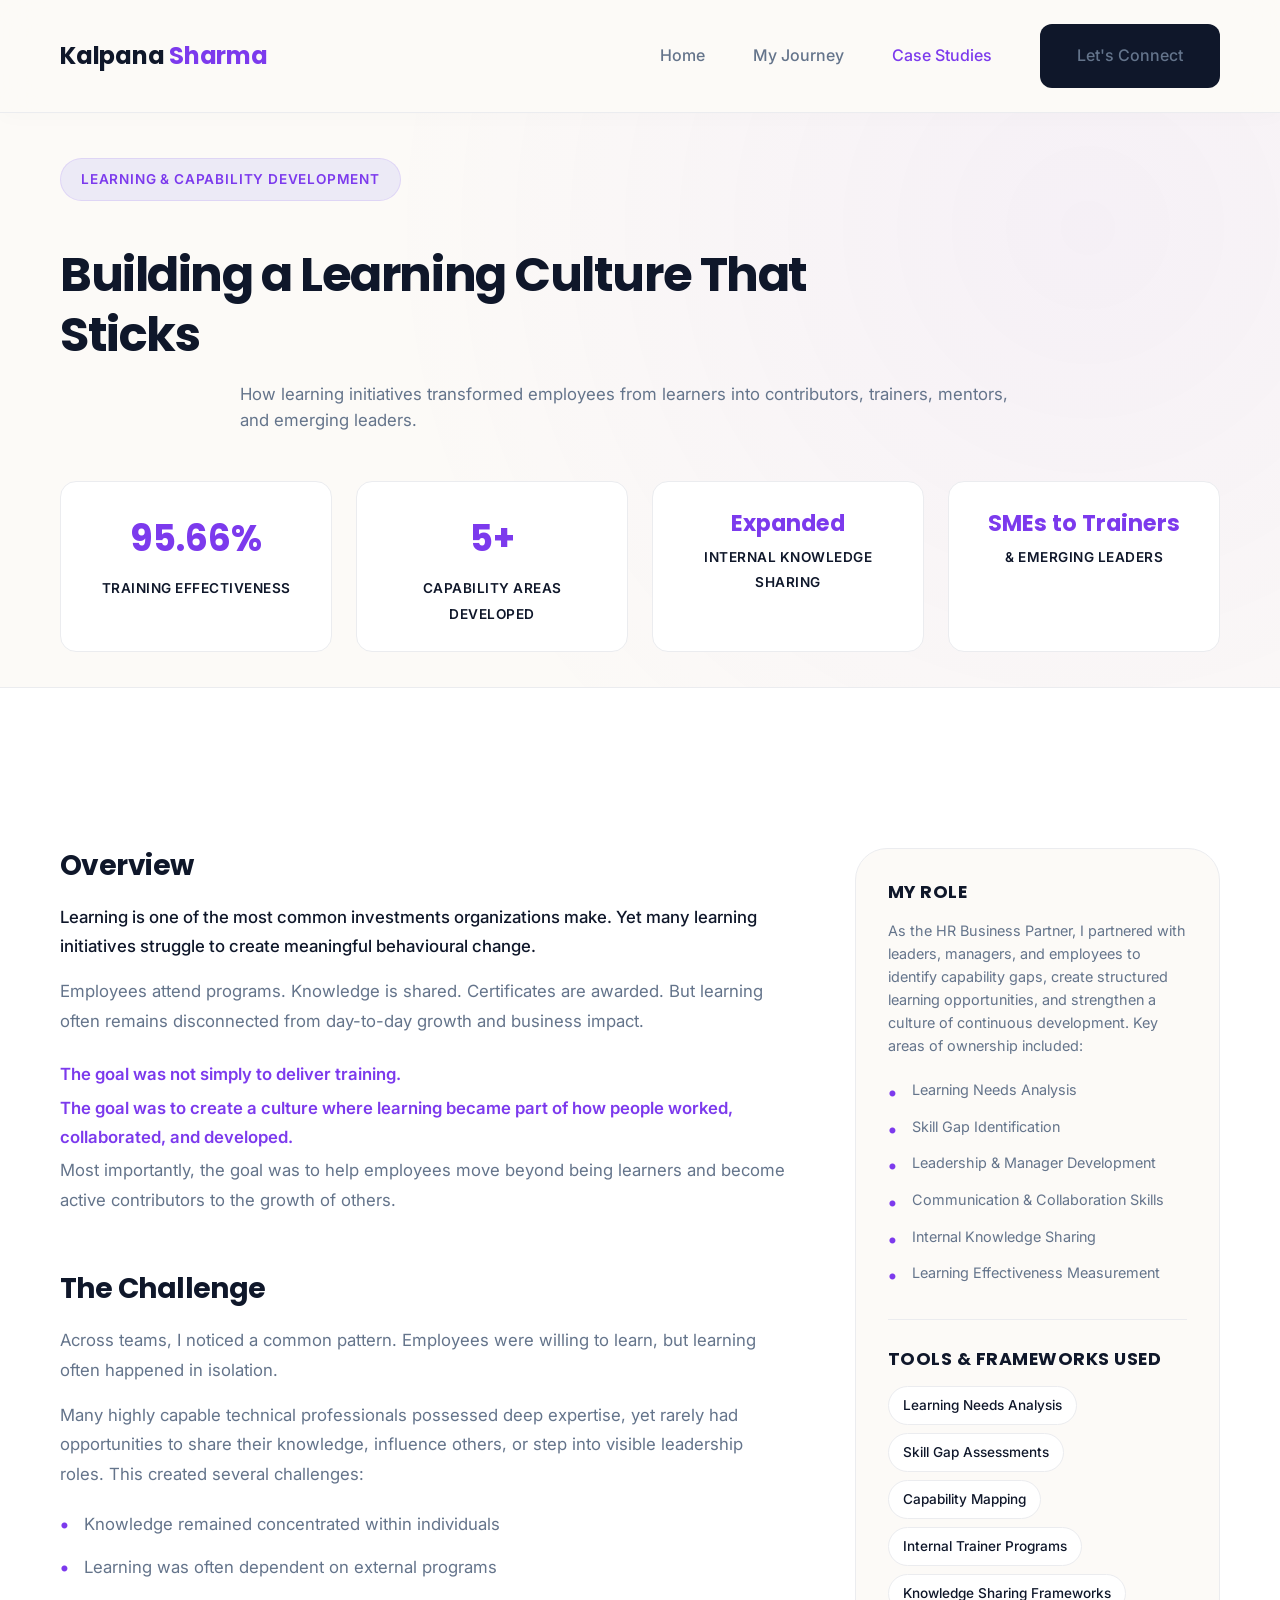
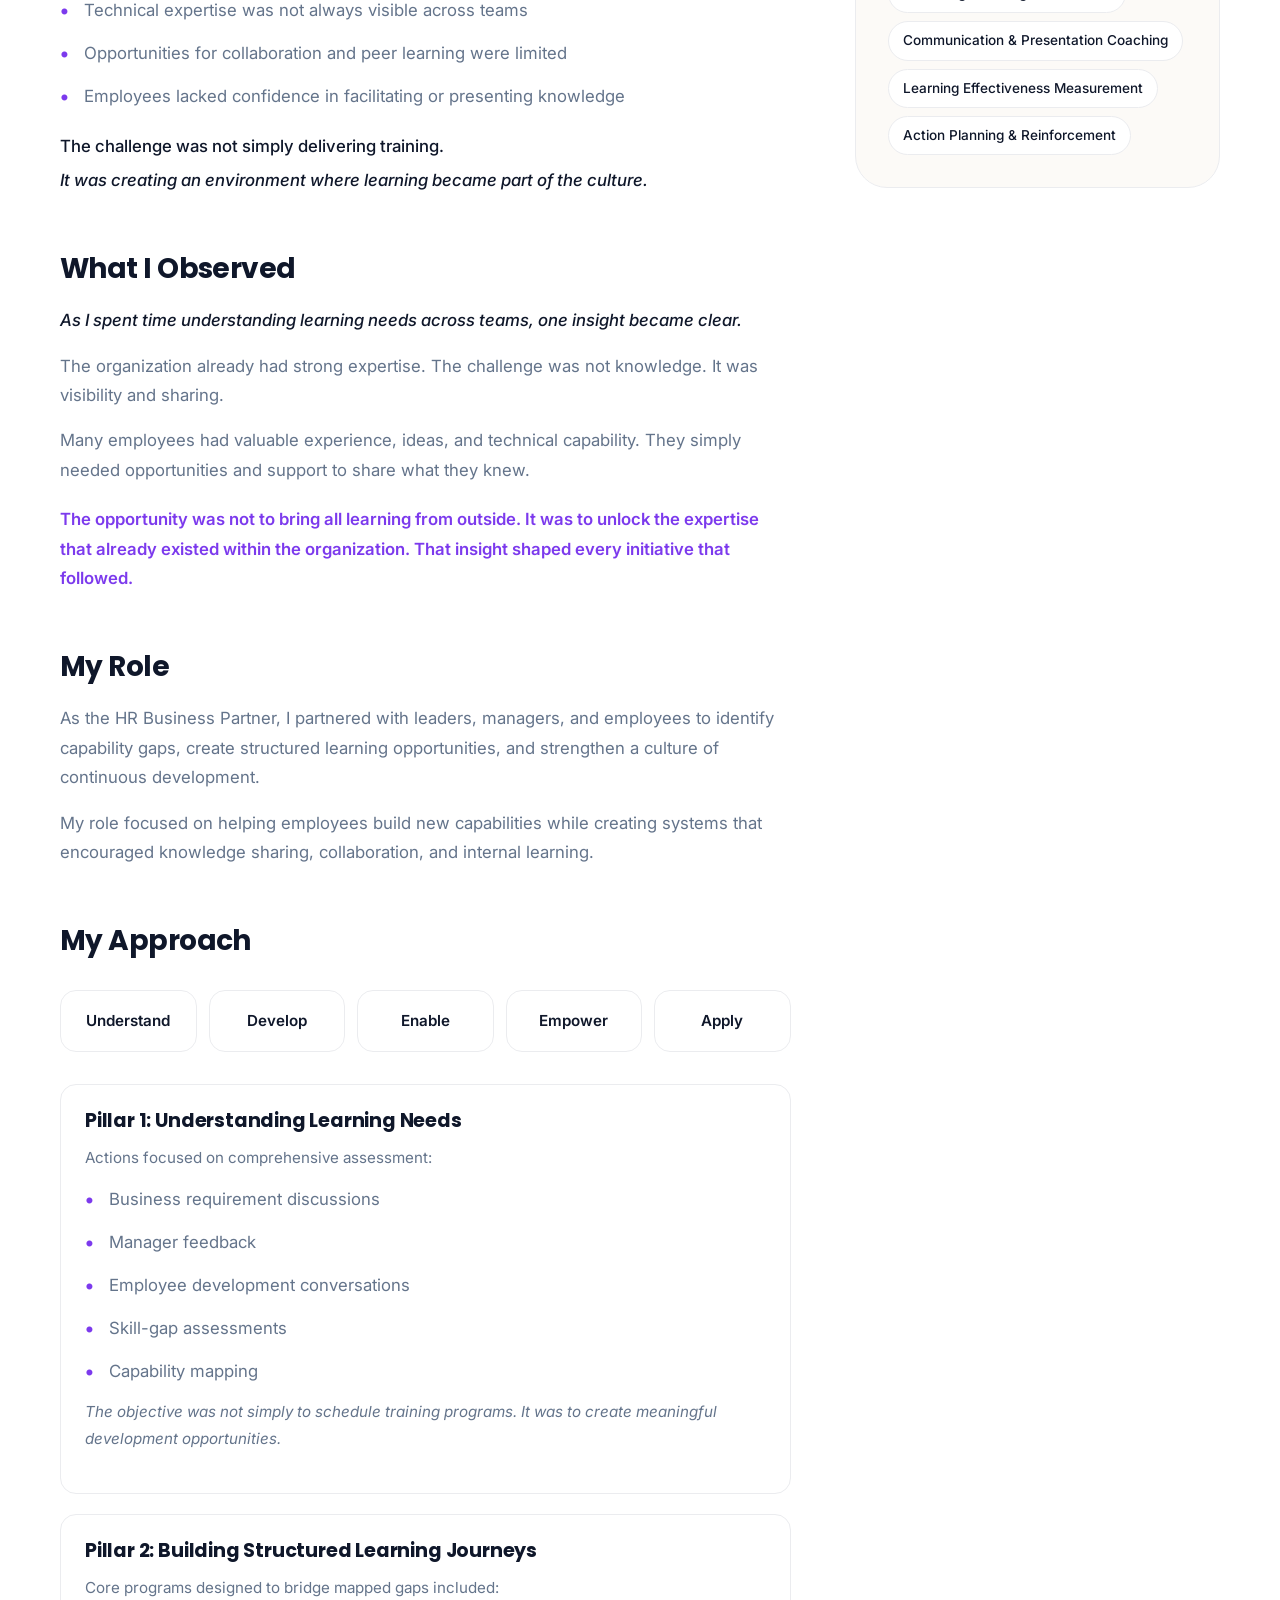
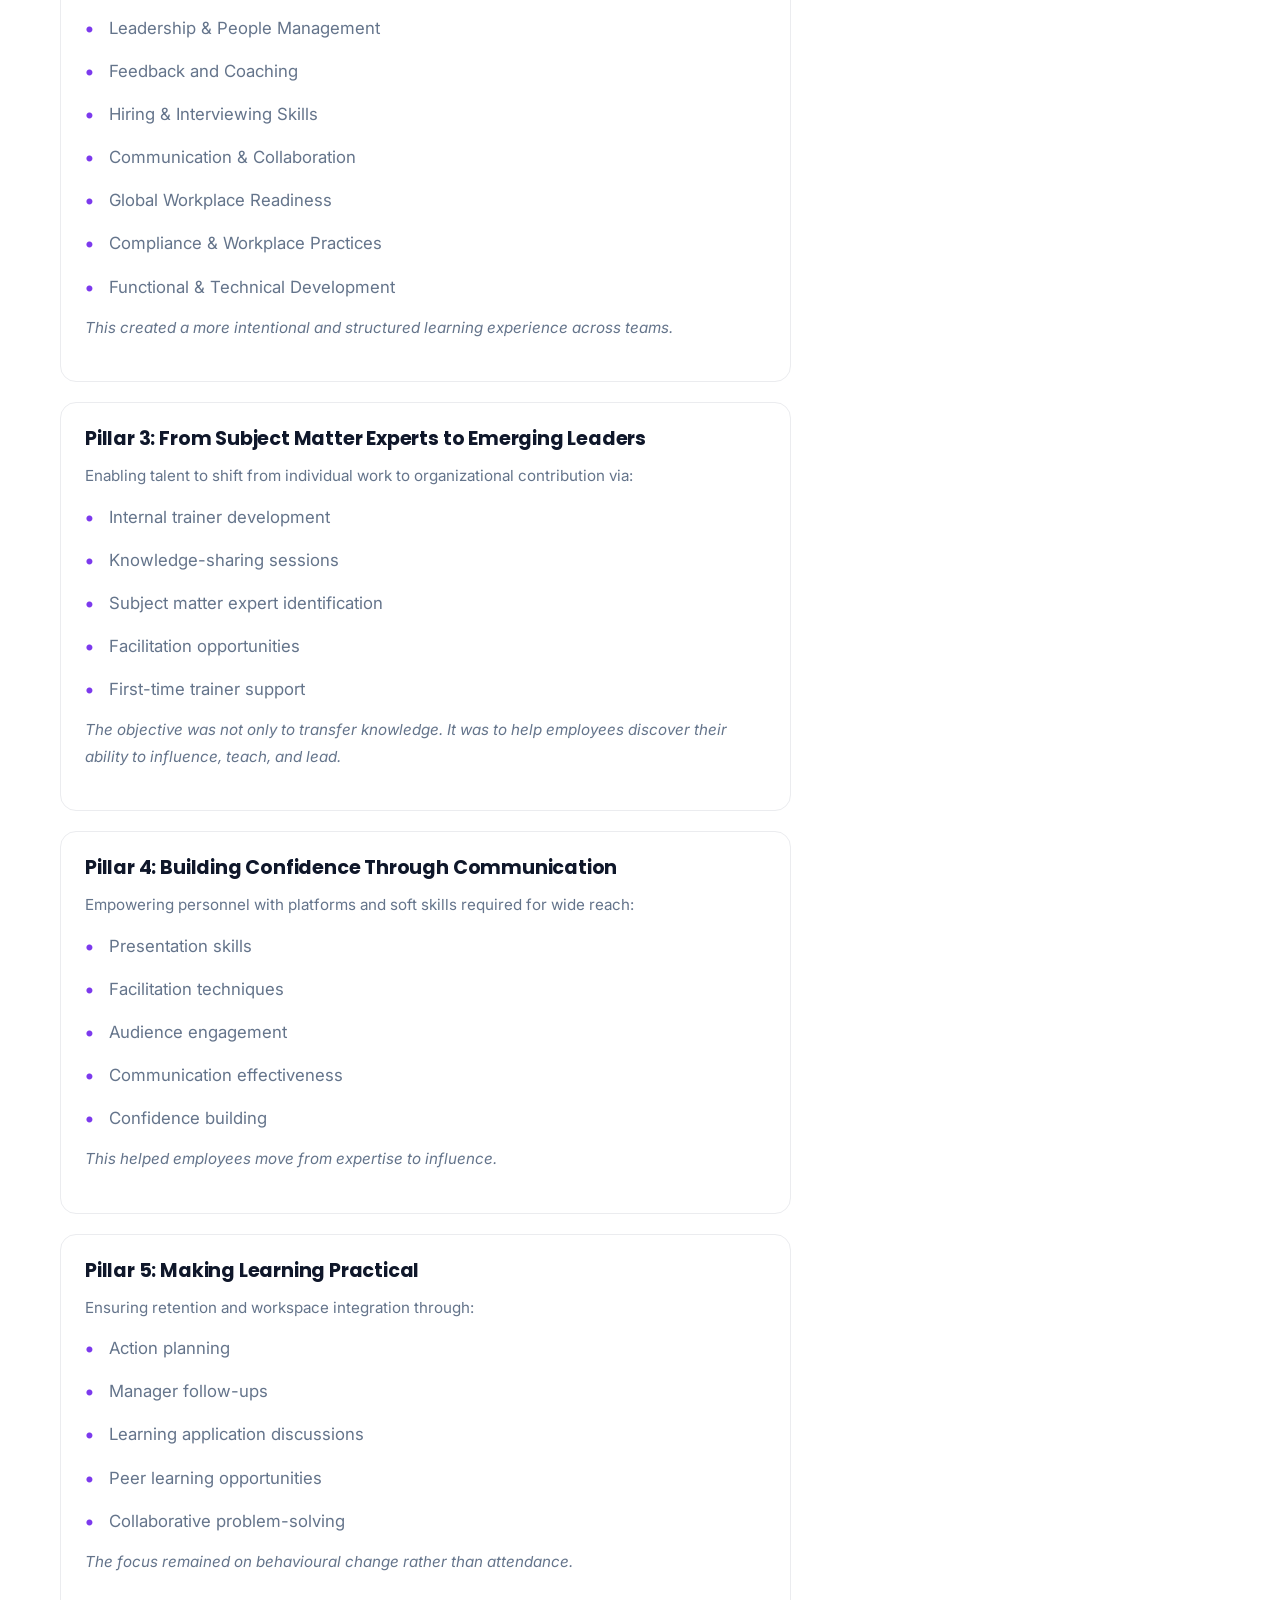
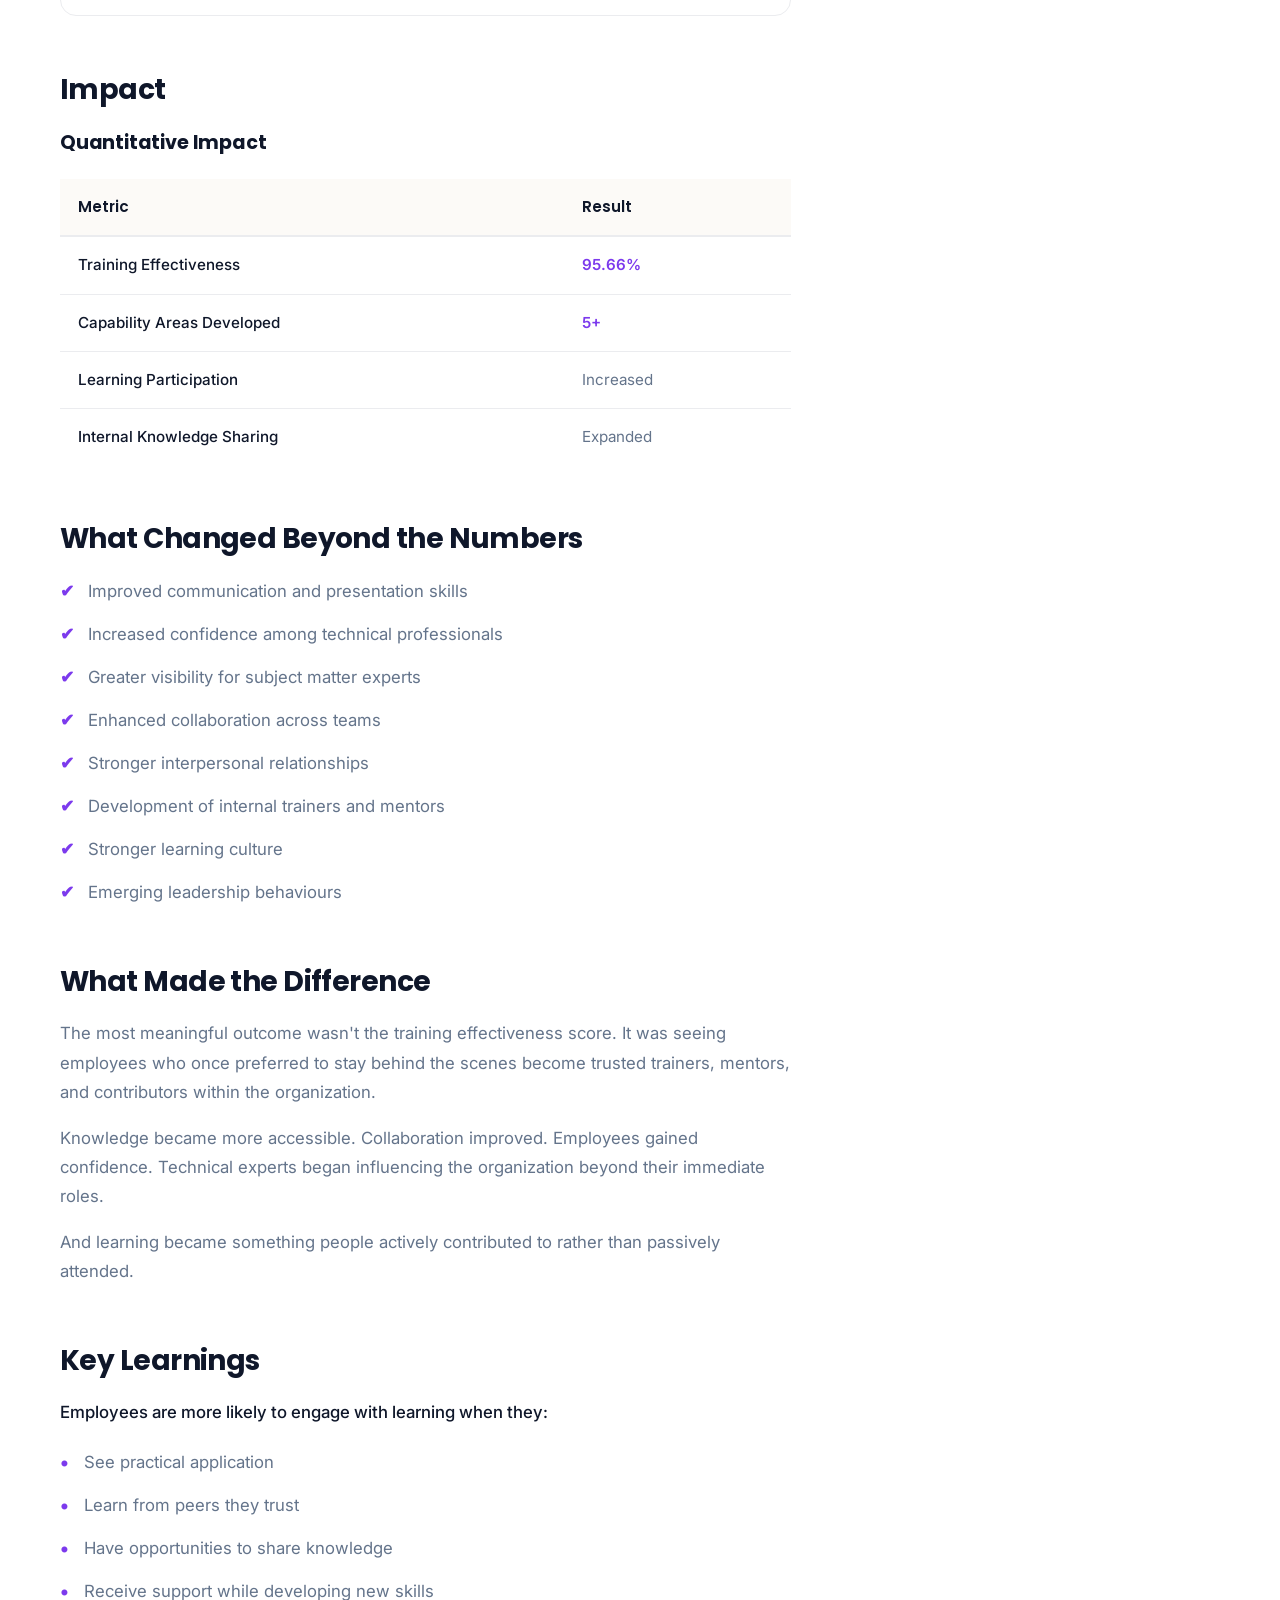
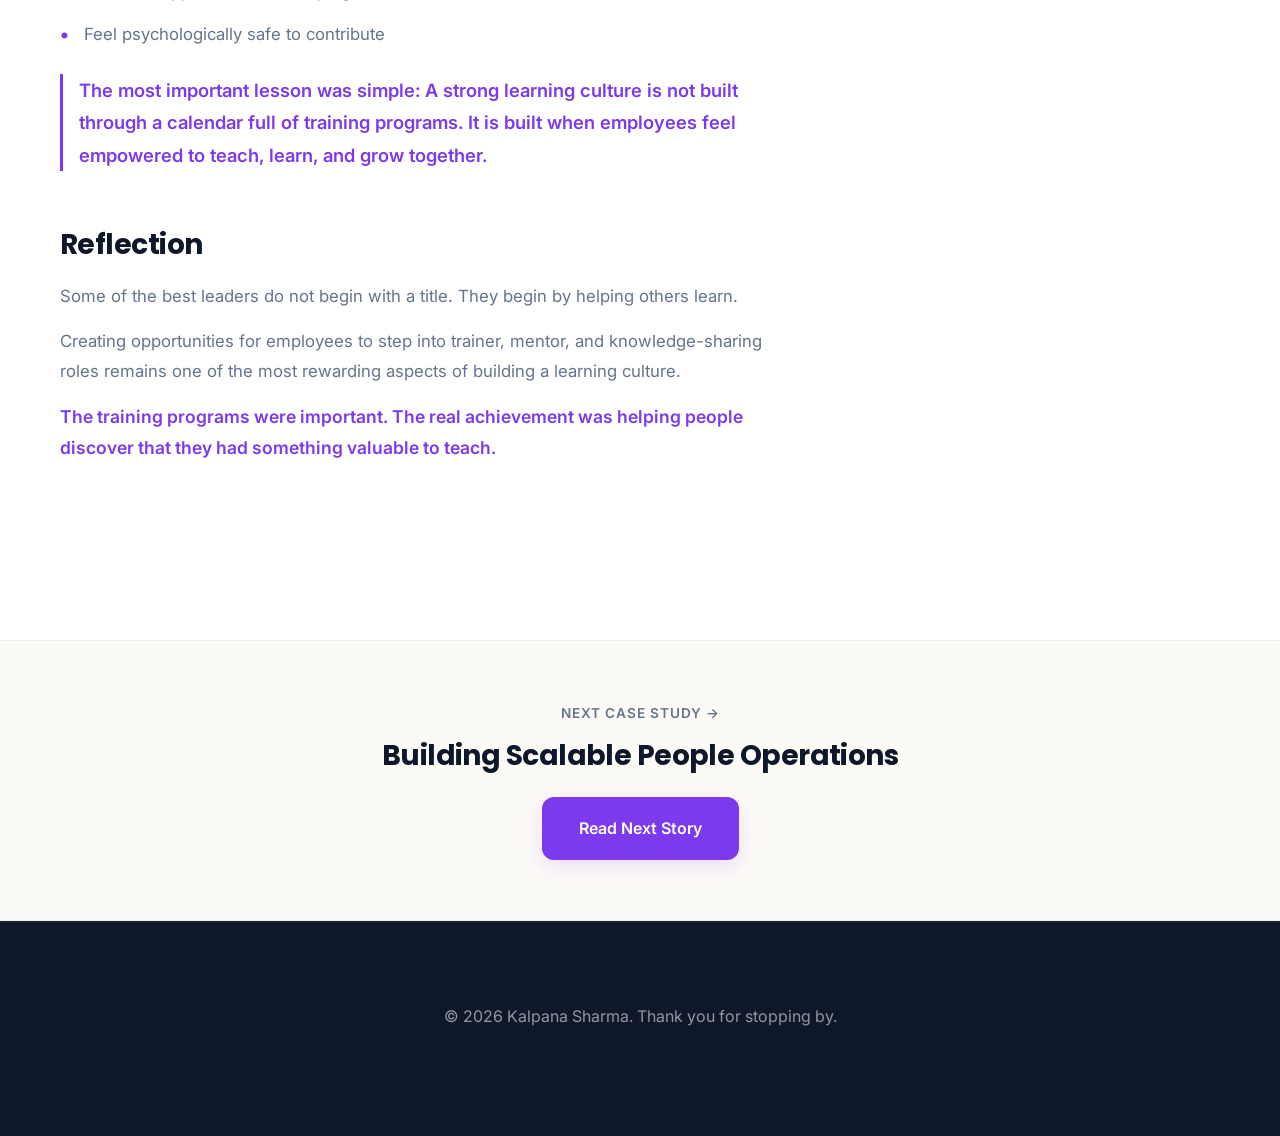
<file: case-studies/learning-culture.html>
<!-- learning-culture.html -->
<!DOCTYPE html>
<html lang="en">
<head>
    <meta charset="UTF-8">
    <meta name="viewport" content="width=device-width, initial-scale=1.0">
    <title>Case Study: Building a Learning Culture That Sticks | Kalpana Sharma</title>
    <!-- Google Fonts -->
    <link rel="preconnect" href="https://fonts.googleapis.com">
    <link rel="preconnect" href="https://fonts.gstatic.com" crossorigin>
    <link href="https://fonts.googleapis.com/css2?family=Inter:wght=400;500;600&family=Poppins:wght=600;700&display=swap" rel="stylesheet">
    <link rel="stylesheet" href="../style.css">
    <style>
        /* Portfolio Specific Architecture for Case Study Subpages */
        .case-hero-metrics {
            display: grid;
            grid-template-columns: repeat(4, 1fr);
            gap: 24px;
            margin-top: 48px;
        }
        .metric-highlight {
            background: var(--color-white);
            border: 1px solid var(--color-border);
            border-radius: var(--radius-md);
            padding: 24px;
            text-align: center;
        }
        .metric-val {
            font-family: var(--font-heading);
            font-size: 2.25rem;
            font-weight: 700;
            color: var(--color-purple);
            margin-bottom: 4px;
        }
        .metric-val.small-text {
            font-size: 1.4rem;
            line-height: 1.2;
            padding-top: 4px;
            padding-bottom: 4px;
        }
        .metric-lbl {
            font-size: 0.85rem;
            font-weight: 600;
            color: var(--color-navy);
            text-transform: uppercase;
            letter-spacing: 0.5px;
        }
        .case-body-layout {
            display: grid;
            grid-template-columns: 2fr 1fr;
            gap: 64px;
            align-items: start;
        }
        .sticky-sidebar {
            position: sticky;
            top: 40px;
            background: var(--color-bg);
            border: 1px solid var(--color-border);
            border-radius: var(--radius-lg);
            padding: 32px;
        }
        .narrative-block {
            margin-bottom: 56px;
        }
        .narrative-block h2 {
            font-size: 1.75rem;
            color: var(--color-navy);
            margin-bottom: 20px;
            position: relative;
        }
        .narrative-block p {
            font-size: 1.05rem;
            line-height: 1.75;
            color: var(--color-text-muted);
            margin-bottom: 16px;
        }
        .flow-container {
            display: grid;
            grid-template-columns: repeat(5, 1fr);
            gap: 12px;
            margin: 32px 0;
            position: relative;
        }
        .flow-step {
            background: var(--color-white);
            border: 1px solid var(--color-border);
            border-radius: var(--radius-md);
            padding: 16px;
            text-align: center;
            font-weight: 600;
            color: var(--color-navy);
            font-size: 0.95rem;
            position: relative;
            z-index: 2;
        }
        .premium-table {
            width: 100%;
            border-collapse: collapse;
            margin: 24px 0;
            text-align: left;
        }
        .premium-table th {
            font-family: var(--font-heading);
            font-weight: 600;
            padding: 14px 18px;
            background: var(--color-bg);
            border-bottom: 2px solid var(--color-border);
            color: var(--color-navy);
            font-size: 0.95rem;
        }
        .premium-table td {
            padding: 14px 18px;
            border-bottom: 1px solid var(--color-border);
            color: var(--color-text-muted);
            font-size: 0.95rem;
        }
        .premium-table tr:last-child td {
            border-bottom: none;
        }
        .check-list {
            list-style: none;
            padding-left: 0;
            margin: 20px 0;
        }
        .check-list li {
            position: relative;
            padding-left: 28px;
            margin-bottom: 12px;
            font-size: 1.05rem;
            color: var(--color-text-muted);
        }
        .check-list li::before {
            content: "✔";
            color: var(--color-purple);
            position: absolute;
            left: 0;
            font-weight: bold;
        }
        .bullet-list {
            list-style: none;
            padding-left: 0;
            margin: 20px 0;
        }
        .bullet-list li {
            position: relative;
            padding-left: 24px;
            margin-bottom: 12px;
            font-size: 1.05rem;
            color: var(--color-text-muted);
        }
        .bullet-list li::before {
            content: "•";
            color: var(--color-purple);
            position: absolute;
            left: 0;
            font-weight: bold;
            font-size: 1.2rem;
            top: -2px;
        }
        .approach-phase {
            background: var(--color-white);
            border: 1px solid var(--color-border);
            border-radius: var(--radius-md);
            padding: 24px;
            margin-bottom: 20px;
        }
        .approach-phase h3 {
            font-size: 1.2rem;
            color: var(--color-navy);
            margin-bottom: 12px;
            display: flex;
            align-items: center;
            gap: 8px;
        }
        .chip-container {
            display: flex;
            flex-wrap: wrap;
            gap: 8px;
            margin-top: 16px;
        }
        .framework-chip {
            background: var(--color-white);
            border: 1px solid var(--color-border);
            padding: 6px 14px;
            border-radius: 20px;
            font-size: 0.85rem;
            font-weight: 500;
            color: var(--color-navy);
        }
        @media (max-width: 992px) {
            .case-body-layout { grid-template-columns: 1fr; gap: 40px; }
            .sticky-sidebar { position: relative; top: 0; }
            .case-hero-metrics { grid-template-columns: repeat(2, 1fr); gap: 16px; }
        }
        @media (max-width: 600px) {
            .case-hero-metrics { grid-template-columns: 1fr; }
            .metric-val.small-text { font-size: 1.25rem; }
            .flow-container { grid-template-columns: 1fr; gap: 8px; }
        }
    </style>
</head>
<body>

    <!-- Header Navigation -->
    <header class="main-header">
        <div class="container nav-container">
            <a href="../index.html" class="logo">Kalpana <span class="text-purple">Sharma</span></a>
            <nav class="nav-links">
                <a href="../index.html">Home</a>
                <a href="../my-journey.html">My Journey</a>
                <a href="../case-studies.html" class="active">Case Studies</a>
                <a href="../lets-connect.html" class="btn btn-secondary">Let's Connect</a>
            </nav>
        </div>
    </header>

    <!-- Case Study Hero Section -->
    <section class="hero-section" style="padding: 80px 0; background-color: var(--color-bg); border-bottom: 1px solid var(--color-border);">
        <div class="container">
            <span class="badge" style="background: rgba(99, 102, 241, 0.1); color: var(--color-purple);">Learning & Capability Development</span>
            <h1 style="margin-top: 16px; margin-bottom: 16px; max-width: 850px;">Building a Learning Culture That Sticks</h1>
            <p class="lead" style="max-width: 800px; color: var(--color-text-muted);">
                How learning initiatives transformed employees from learners into contributors, trainers, mentors, and emerging leaders.
            </p>
            
            <!-- Hero Metrics Grid -->
            <div class="case-hero-metrics">
                <div class="metric-highlight">
                    <div class="metric-val">95.66%</div>
                    <div class="metric-lbl">Training Effectiveness</div>
                </div>
                <div class="metric-highlight">
                    <div class="metric-val">5+</div>
                    <div class="metric-lbl">Capability Areas Developed</div>
                </div>
                <div class="metric-highlight">
                    <div class="metric-val small-text">Expanded</div>
                    <div class="metric-lbl">Internal Knowledge Sharing</div>
                </div>
                <div class="metric-highlight">
                    <div class="metric-val small-text">SMEs to Trainers</div>
                    <div class="metric-lbl">& Emerging Leaders</div>
                </div>
            </div>
        </div>
    </section>

    <!-- Main Content Narrative Section -->
    <section class="section" style="background-color: var(--color-white);">
        <div class="container">
            <div class="case-body-layout">
                
                <!-- Main Narrative Columns -->
                <div class="narrative-left">
                    
                    <!-- Overview -->
                    <div class="narrative-block">
                        <h2>Overview</h2>
                        <p style="font-weight: 500; color: var(--color-navy);">Learning is one of the most common investments organizations make. Yet many learning initiatives struggle to create meaningful behavioural change.</p>
                        <p>Employees attend programs. Knowledge is shared. Certificates are awarded. But learning often remains disconnected from day-to-day growth and business impact.</p>
                        <p style="font-weight: 600; color: var(--color-purple); margin-top: 24px; margin-bottom: 4px;">The goal was not simply to deliver training.</p>
                        <p style="font-weight: 600; color: var(--color-purple); margin-bottom: 4px;">The goal was to create a culture where learning became part of how people worked, collaborated, and developed.</p>
                        <p>Most importantly, the goal was to help employees move beyond being learners and become active contributors to the growth of others.</p>
                    </div>

                    <!-- The Challenge -->
                    <div class="narrative-block">
                        <h2>The Challenge</h2>
                        <p>Across teams, I noticed a common pattern. Employees were willing to learn, but learning often happened in isolation.</p>
                        <p>Many highly capable technical professionals possessed deep expertise, yet rarely had opportunities to share their knowledge, influence others, or step into visible leadership roles. This created several challenges:</p>
                        <ul class="bullet-list">
                            <li>Knowledge remained concentrated within individuals</li>
                            <li>Learning was often dependent on external programs</li>
                            <li>Technical expertise was not always visible across teams</li>
                            <li>Opportunities for collaboration and peer learning were limited</li>
                            <li>Employees lacked confidence in facilitating or presenting knowledge</li>
                        </ul>
                        <p style="font-weight: 500; color: var(--color-navy); margin-top: 20px; margin-bottom: 4px;">The challenge was not simply delivering training.</p>
                        <p style="font-style: italic; color: var(--color-navy); font-weight: 500;">It was creating an environment where learning became part of the culture.</p>
                    </div>

                    <!-- What I Observed -->
                    <div class="narrative-block">
                        <h2>What I Observed</h2>
                        <p style="font-style: italic; color: var(--color-navy); font-weight: 500;">As I spent time understanding learning needs across teams, one insight became clear.</p>
                        <p>The organization already had strong expertise. The challenge was not knowledge. It was visibility and sharing.</p>
                        <p>Many employees had valuable experience, ideas, and technical capability. They simply needed opportunities and support to share what they knew.</p>
                        <p style="font-weight: 600; color: var(--color-purple); margin-top: 20px;">The opportunity was not to bring all learning from outside. It was to unlock the expertise that already existed within the organization. That insight shaped every initiative that followed.</p>
                    </div>

                    <!-- My Role Main Section -->
                    <div class="narrative-block">
                        <h2>My Role</h2>
                        <p>As the HR Business Partner, I partnered with leaders, managers, and employees to identify capability gaps, create structured learning opportunities, and strengthen a culture of continuous development.</p>
                        <p>My role focused on helping employees build new capabilities while creating systems that encouraged knowledge sharing, collaboration, and internal learning.</p>
                    </div>

                    <!-- My Approach -->
                    <div class="narrative-block">
                        <h2>My Approach</h2>
                        
                        <!-- Visual Process Flow Component -->
                        <div class="flow-container">
                            <div class="flow-step">Understand</div>
                            <div class="flow-step">Develop</div>
                            <div class="flow-step">Enable</div>
                            <div class="flow-step">Empower</div>
                            <div class="flow-step">Apply</div>
                        </div>

                        <!-- Pillar 1 -->
                        <div class="approach-phase">
                            <h3>Pillar 1: Understanding Learning Needs</h3>
                            <p style="font-size: 0.95rem; margin-bottom: 12px;">Actions focused on comprehensive assessment:</p>
                            <ul class="bullet-list" style="margin: 0; font-size: 0.95rem;">
                                <li>Business requirement discussions</li>
                                <li>Manager feedback</li>
                                <li>Employee development conversations</li>
                                <li>Skill-gap assessments</li>
                                <li>Capability mapping</li>
                            </ul>
                            <p style="font-size: 0.95rem; margin-top: 12px; font-style: italic; color: var(--color-text-muted);">The objective was not simply to schedule training programs. It was to create meaningful development opportunities.</p>
                        </div>

                        <!-- Pillar 2 -->
                        <div class="approach-phase">
                            <h3>Pillar 2: Building Structured Learning Journeys</h3>
                            <p style="font-size: 0.95rem; margin-bottom: 12px;">Core programs designed to bridge mapped gaps included:</p>
                            <ul class="bullet-list" style="margin: 0; font-size: 0.95rem;">
                                <li>Leadership & People Management</li>
                                <li>Feedback and Coaching</li>
                                <li>Hiring & Interviewing Skills</li>
                                <li>Communication & Collaboration</li>
                                <li>Global Workplace Readiness</li>
                                <li>Compliance & Workplace Practices</li>
                                <li>Functional & Technical Development</li>
                            </ul>
                            <p style="font-size: 0.95rem; margin-top: 12px; font-style: italic; color: var(--color-text-muted);">This created a more intentional and structured learning experience across teams.</p>
                        </div>

                        <!-- Pillar 3 -->
                        <div class="approach-phase">
                            <h3>Pillar 3: From Subject Matter Experts to Emerging Leaders</h3>
                            <p style="font-size: 0.95rem; margin-bottom: 12px;">Enabling talent to shift from individual work to organizational contribution via:</p>
                            <ul class="bullet-list" style="margin: 0; font-size: 0.95rem;">
                                <li>Internal trainer development</li>
                                <li>Knowledge-sharing sessions</li>
                                <li>Subject matter expert identification</li>
                                <li>Facilitation opportunities</li>
                                <li>First-time trainer support</li>
                            </ul>
                            <p style="font-size: 0.95rem; margin-top: 12px; font-style: italic; color: var(--color-text-muted);">The objective was not only to transfer knowledge. It was to help employees discover their ability to influence, teach, and lead.</p>
                        </div>

                        <!-- Pillar 4 -->
                        <div class="approach-phase">
                            <h3>Pillar 4: Building Confidence Through Communication</h3>
                            <p style="font-size: 0.95rem; margin-bottom: 12px;">Empowering personnel with platforms and soft skills required for wide reach:</p>
                            <ul class="bullet-list" style="margin: 0; font-size: 0.95rem;">
                                <li>Presentation skills</li>
                                <li>Facilitation techniques</li>
                                <li>Audience engagement</li>
                                <li>Communication effectiveness</li>
                                <li>Confidence building</li>
                            </ul>
                            <p style="font-size: 0.95rem; margin-top: 12px; font-style: italic; color: var(--color-text-muted);">This helped employees move from expertise to influence.</p>
                        </div>

                        <!-- Pillar 5 -->
                        <div class="approach-phase">
                            <h3>Pillar 5: Making Learning Practical</h3>
                            <p style="font-size: 0.95rem; margin-bottom: 12px;">Ensuring retention and workspace integration through:</p>
                            <ul class="bullet-list" style="margin: 0; font-size: 0.95rem;">
                                <li>Action planning</li>
                                <li>Manager follow-ups</li>
                                <li>Learning application discussions</li>
                                <li>Peer learning opportunities</li>
                                <li>Collaborative problem-solving</li>
                            </ul>
                            <p style="font-size: 0.95rem; margin-top: 12px; font-style: italic; color: var(--color-text-muted);">The focus remained on behavioural change rather than attendance.</p>
                        </div>

                    </div>

                    <!-- Impact Section -->
                    <div class="narrative-block">
                        <h2>Impact</h2>
                        
                        <h3 style="font-size: 1.2rem; color: var(--color-navy); margin-top: 24px; margin-bottom: 8px;">Quantitative Impact</h3>
                        <table class="premium-table">
                            <thead>
                                <tr>
                                    <th>Metric</th>
                                    <th>Result</th>
                                </tr>
                            </thead>
                            <tbody>
                                <tr>
                                    <td style="font-weight: 500; color: var(--color-navy);">Training Effectiveness</td>
                                    <td style="font-weight: 600; color: var(--color-purple);">95.66%</td>
                                </tr>
                                <tr>
                                    <td style="font-weight: 500; color: var(--color-navy);">Capability Areas Developed</td>
                                    <td style="font-weight: 600; color: var(--color-purple);">5+</td>
                                </tr>
                                <tr>
                                    <td style="font-weight: 500; color: var(--color-navy);">Learning Participation</td>
                                    <td style="color: var(--color-text-muted);">Increased</td>
                                </tr>
                                <tr>
                                    <td style="font-weight: 500; color: var(--color-navy);">Internal Knowledge Sharing</td>
                                    <td style="color: var(--color-text-muted);">Expanded</td>
                                </tr>
                            </tbody>
                        </table>
                    </div>

                    <!-- What Changed Beyond the Numbers -->
                    <div class="narrative-block">
                        <h2>What Changed Beyond the Numbers</h2>
                        <ul class="check-list">
                            <li>Improved communication and presentation skills</li>
                            <li>Increased confidence among technical professionals</li>
                            <li>Greater visibility for subject matter experts</li>
                            <li>Enhanced collaboration across teams</li>
                            <li>Stronger interpersonal relationships</li>
                            <li>Development of internal trainers and mentors</li>
                            <li>Stronger learning culture</li>
                            <li>Emerging leadership behaviours</li>
                        </ul>
                    </div>

                    <!-- What Made the Difference -->
                    <div class="narrative-block">
                        <h2>What Made the Difference</h2>
                        <p>The most meaningful outcome wasn't the training effectiveness score. It was seeing employees who once preferred to stay behind the scenes become trusted trainers, mentors, and contributors within the organization.</p>
                        <p>Knowledge became more accessible. Collaboration improved. Employees gained confidence. Technical experts began influencing the organization beyond their immediate roles.</p>
                        <p>And learning became something people actively contributed to rather than passively attended.</p>
                    </div>

                    <!-- Key Learnings -->
                    <div class="narrative-block">
                        <h2>Key Learnings</h2>
                        <p style="font-weight: 500; color: var(--color-navy); margin-bottom: 12px;">Employees are more likely to engage with learning when they:</p>
                        <ul class="bullet-list" style="margin-bottom: 24px;">
                            <li>See practical application</li>
                            <li>Learn from peers they trust</li>
                            <li>Have opportunities to share knowledge</li>
                            <li>Receive support while developing new skills</li>
                            <li>Feel psychologically safe to contribute</li>
                        </ul>
                        <p style="font-weight: 600; color: var(--color-purple); font-size: 1.15rem; border-left: 3px solid var(--color-purple); padding-left: 16px; margin-top: 24px;">
                            The most important lesson was simple: A strong learning culture is not built through a calendar full of training programs. It is built when employees feel empowered to teach, learn, and grow together.
                        </p>
                    </div>

                    <!-- Reflection -->
                    <div class="narrative-block" style="margin-bottom: 0;">
                        <h2>Reflection</h2>
                        <p>Some of the best leaders do not begin with a title. They begin by helping others learn.</p>
                        <p>Creating opportunities for employees to step into trainer, mentor, and knowledge-sharing roles remains one of the most rewarding aspects of building a learning culture.</p>
                        <p style="font-weight: 600; color: var(--color-purple); font-size: 1.1rem; margin-top: 12px;">The training programs were important. The real achievement was helping people discover that they had something valuable to teach.</p>
                    </div>

                </div>

                <!-- Sticky Metadata Sidebar Section -->
                <div class="sidebar-container">
                    <div class="sticky-sidebar">
                        
                        <!-- My Role Sub-card -->
                        <div style="margin-bottom: 32px;">
                            <h3 style="font-size: 1.1rem; color: var(--color-navy); margin-bottom: 16px; text-transform: uppercase; letter-spacing: 0.5px;">My Role</h3>
                            <p style="font-size: 0.9rem; color: var(--color-text-muted); line-height: 1.6; margin-bottom: 16px;">
                                As the HR Business Partner, I partnered with leaders, managers, and employees to identify capability gaps, create structured learning opportunities, and strengthen a culture of continuous development. Key areas of ownership included:
                            </p>
                            <ul class="bullet-list" style="font-size: 0.85rem; padding-left: 0;">
                                <li style="font-size: 0.9rem; margin-bottom: 10px;">Learning Needs Analysis</li>
                                <li style="font-size: 0.9rem; margin-bottom: 10px;">Skill Gap Identification</li>
                                <li style="font-size: 0.9rem; margin-bottom: 10px;">Leadership & Manager Development</li>
                                <li style="font-size: 0.9rem; margin-bottom: 10px;">Communication & Collaboration Skills</li>
                                <li style="font-size: 0.9rem; margin-bottom: 10px;">Internal Knowledge Sharing</li>
                                <li style="font-size: 0.9rem; margin-bottom: 0;">Learning Effectiveness Measurement</li>
                            </ul>
                        </div>

                        <hr style="border: 0; border-top: 1px solid var(--color-border); margin-bottom: 28px;">

                        <!-- Tools & Frameworks Sub-card -->
                        <div>
                            <h3 style="font-size: 1.1rem; color: var(--color-navy); margin-bottom: 12px; text-transform: uppercase; letter-spacing: 0.5px;">Tools & Frameworks Used</h3>
                            <div class="chip-container">
                                <span class="framework-chip">Learning Needs Analysis</span>
                                <span class="framework-chip">Skill Gap Assessments</span>
                                <span class="framework-chip">Capability Mapping</span>
                                <span class="framework-chip">Internal Trainer Programs</span>
                                <span class="framework-chip">Knowledge Sharing Frameworks</span>
                                <span class="framework-chip">Communication & Presentation Coaching</span>
                                <span class="framework-chip">Learning Effectiveness Measurement</span>
                                <span class="framework-chip">Action Planning & Reinforcement</span>
                            </div>
                        </div>

                    </div>
                </div>

            </div>
        </div>
    </section>

    <!-- Next Case Study Call To Action Section -->
    <section class="section text-center" style="background-color: var(--color-bg); border-top: 1px solid var(--color-border); border-bottom: 1px solid var(--color-border); padding: 64px 0;">
        <div class="container">
            <span style="font-size: 0.85rem; font-weight: 600; text-transform: uppercase; letter-spacing: 1px; color: var(--color-text-muted); display: block; margin-bottom: 12px;">Next Case Study &rarr;</span>
            <h2 style="font-size: 1.75rem; color: var(--color-navy); margin-bottom: 24px; max-width: 600px; margin-left: auto; margin-right: auto;">Building Scalable People Operations</h2>
            <a href="people-operations.html" class="btn btn-primary">Read Next Story</a>
        </div>
    </section>

    <!-- Footer Footer -->
    <footer class="main-footer">
        <div class="container text-center">
            <p>&copy; 2026 Kalpana Sharma. Thank you for stopping by.</p>
        </div>
    </footer>

</body>
</html>
</file>
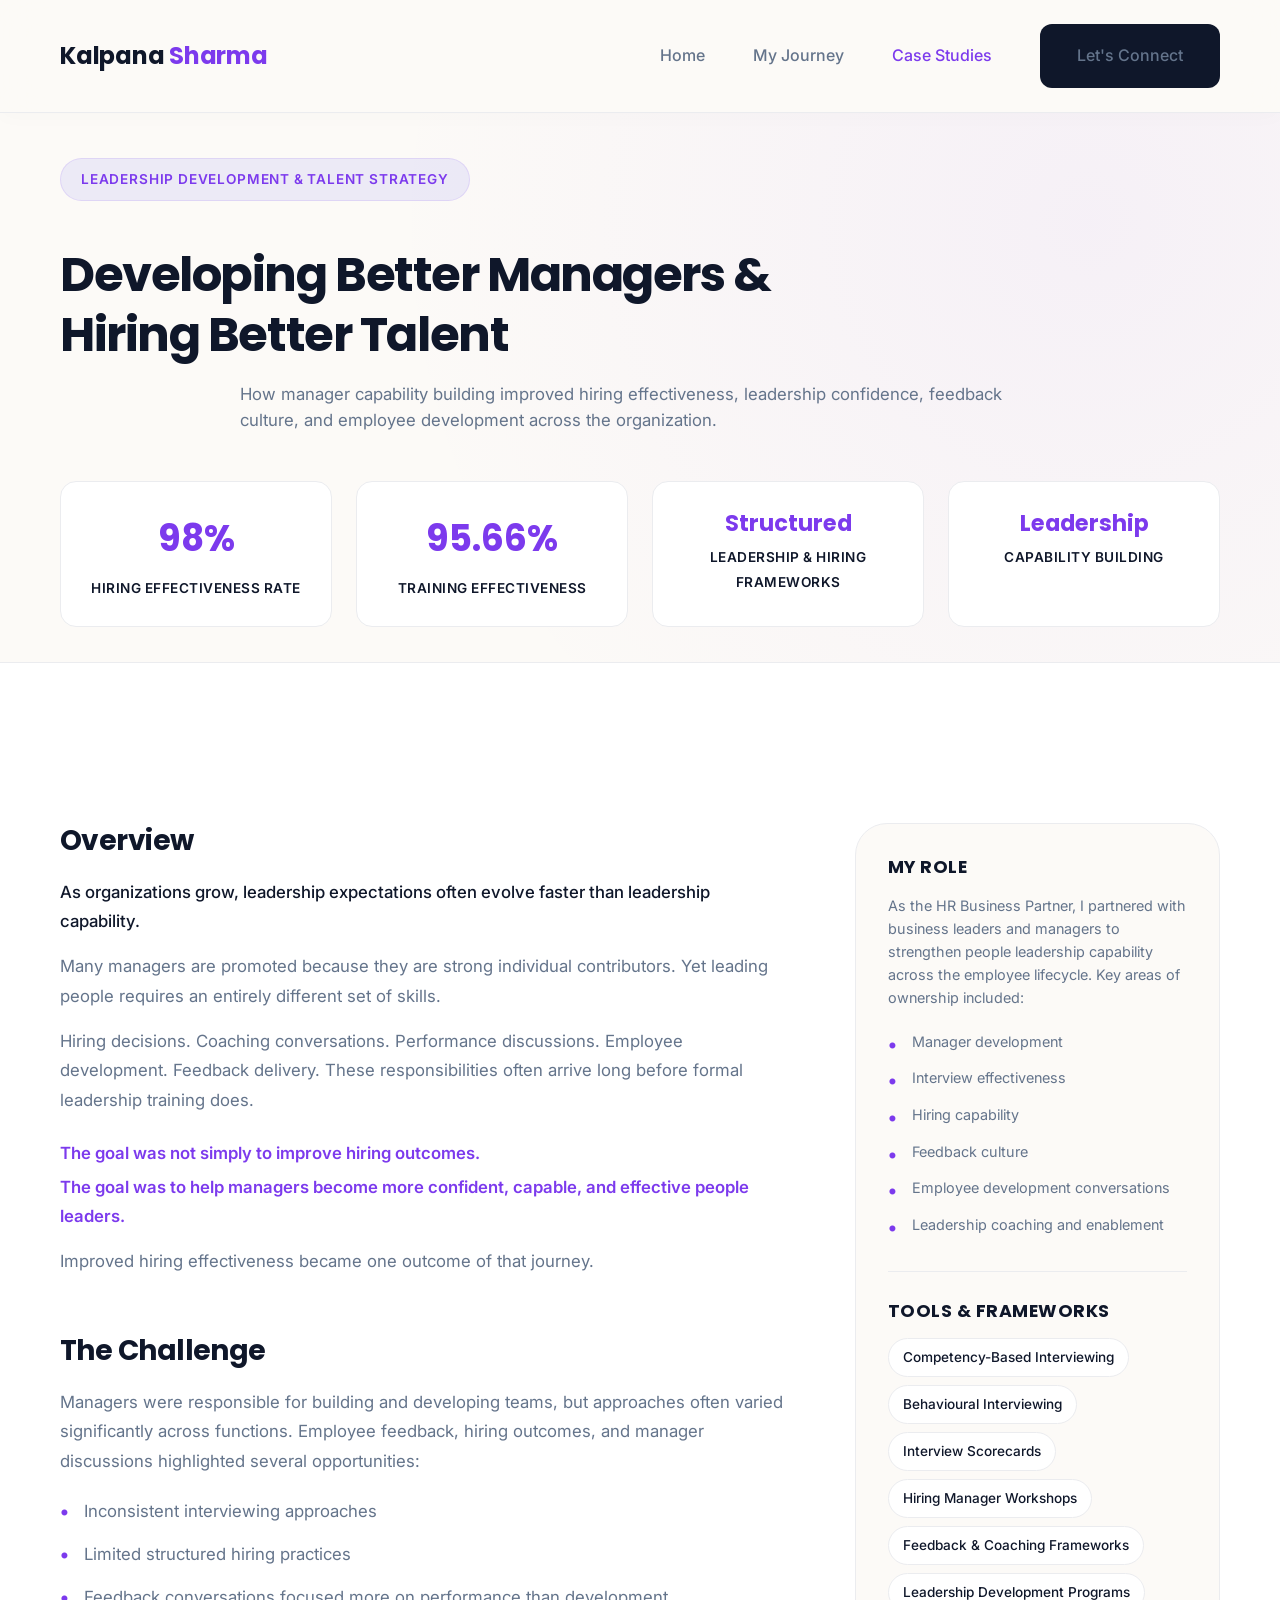
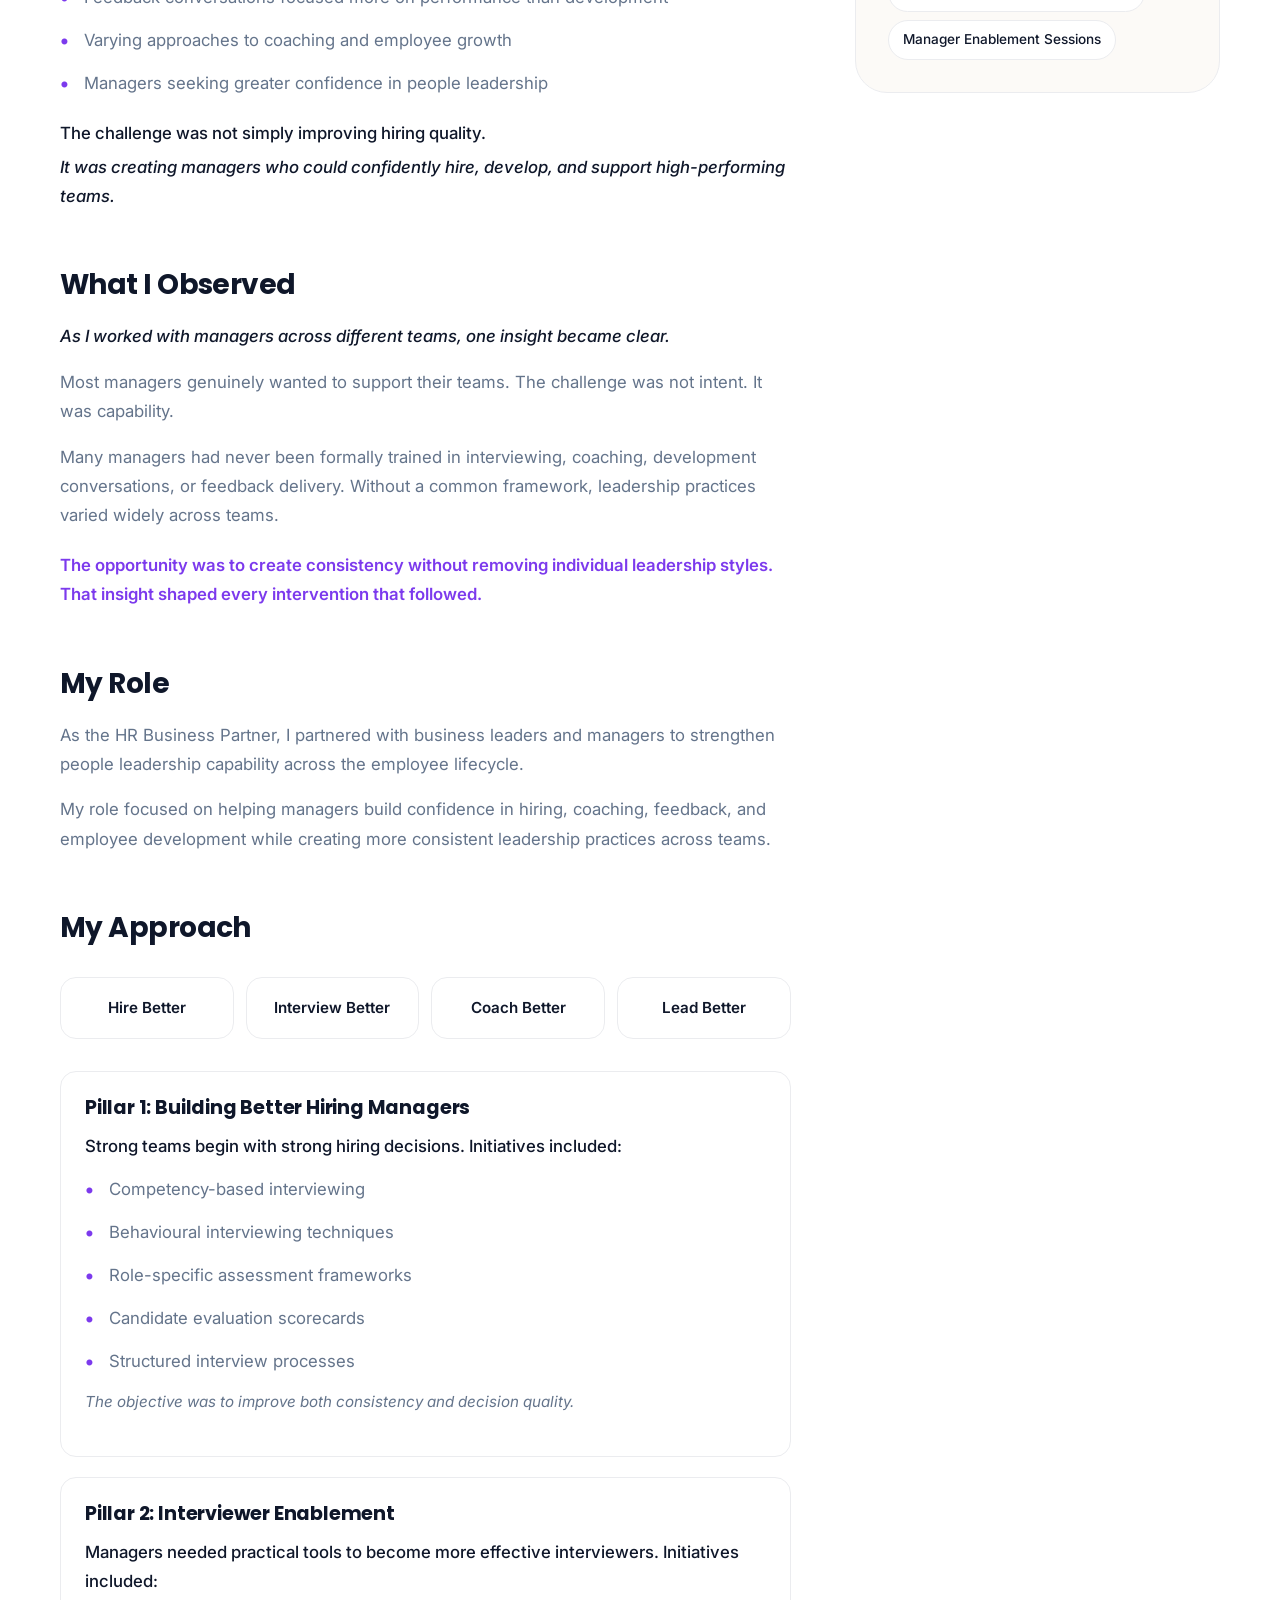
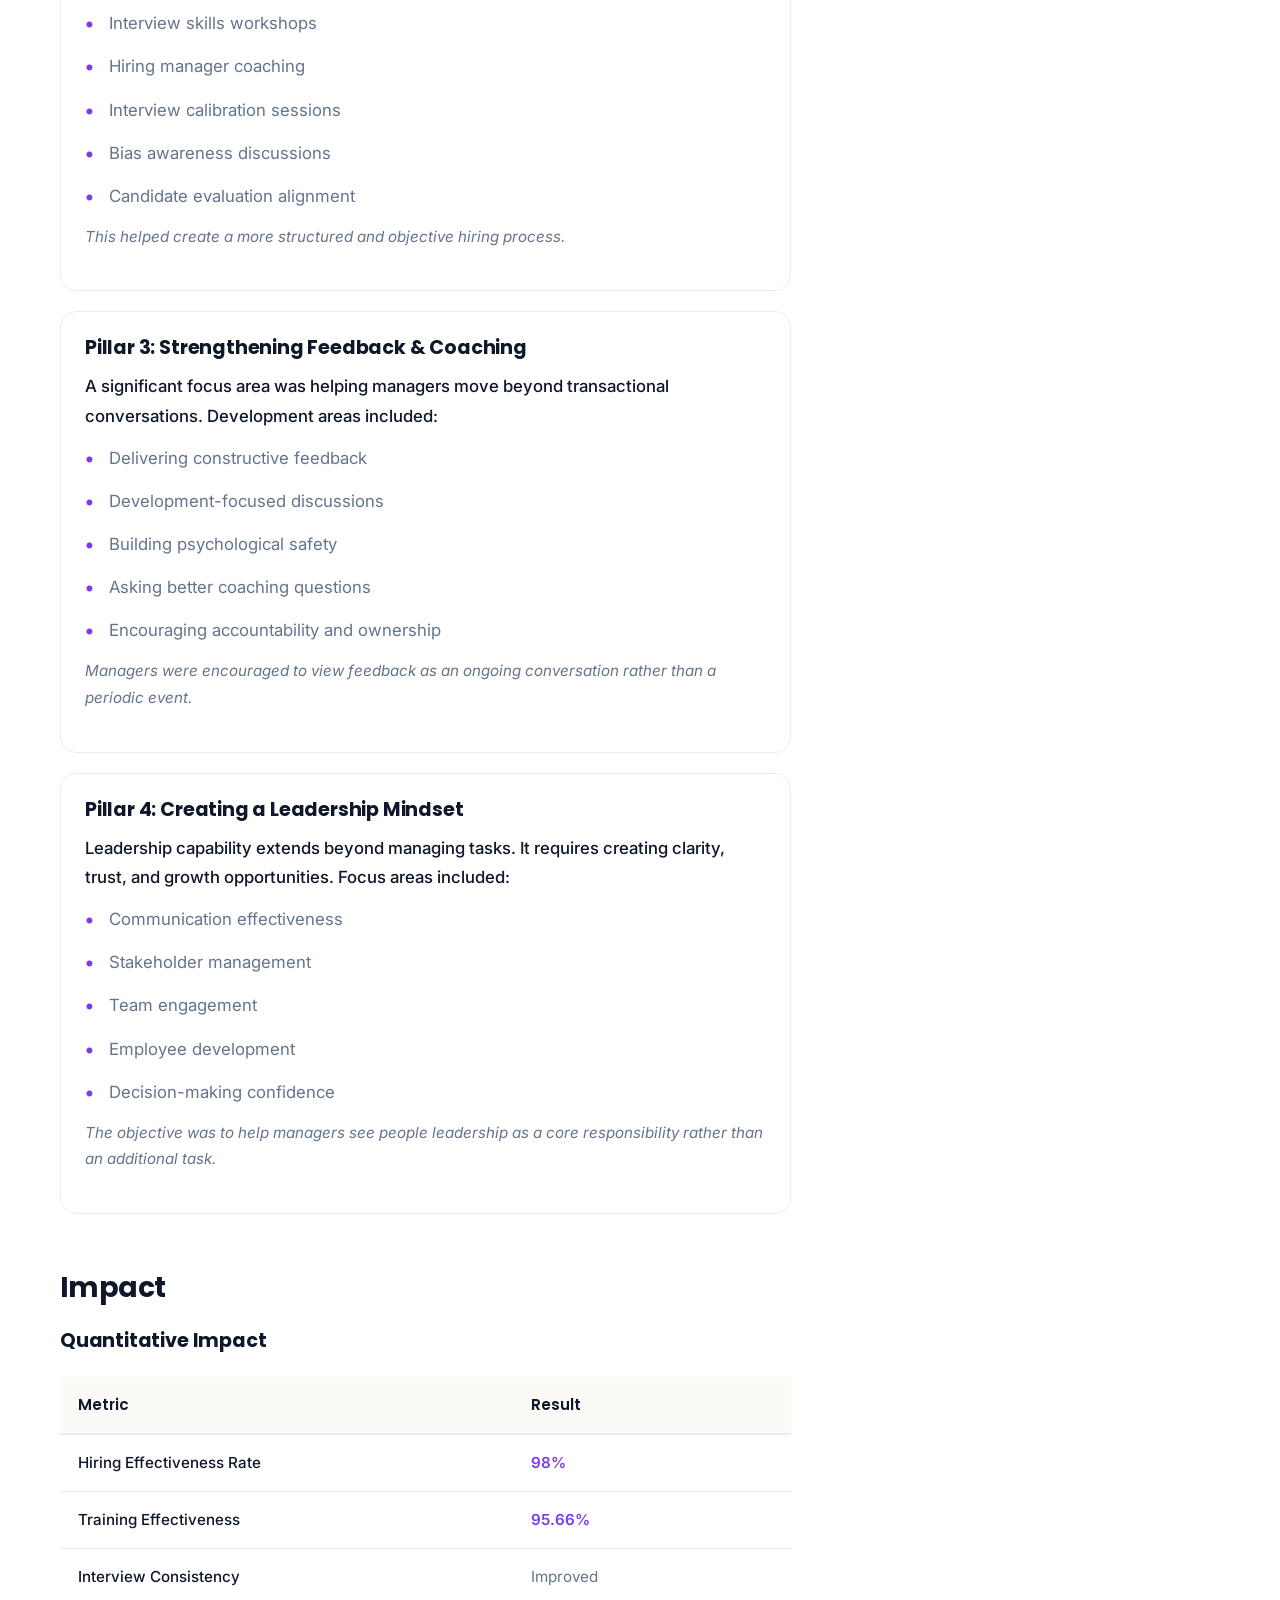
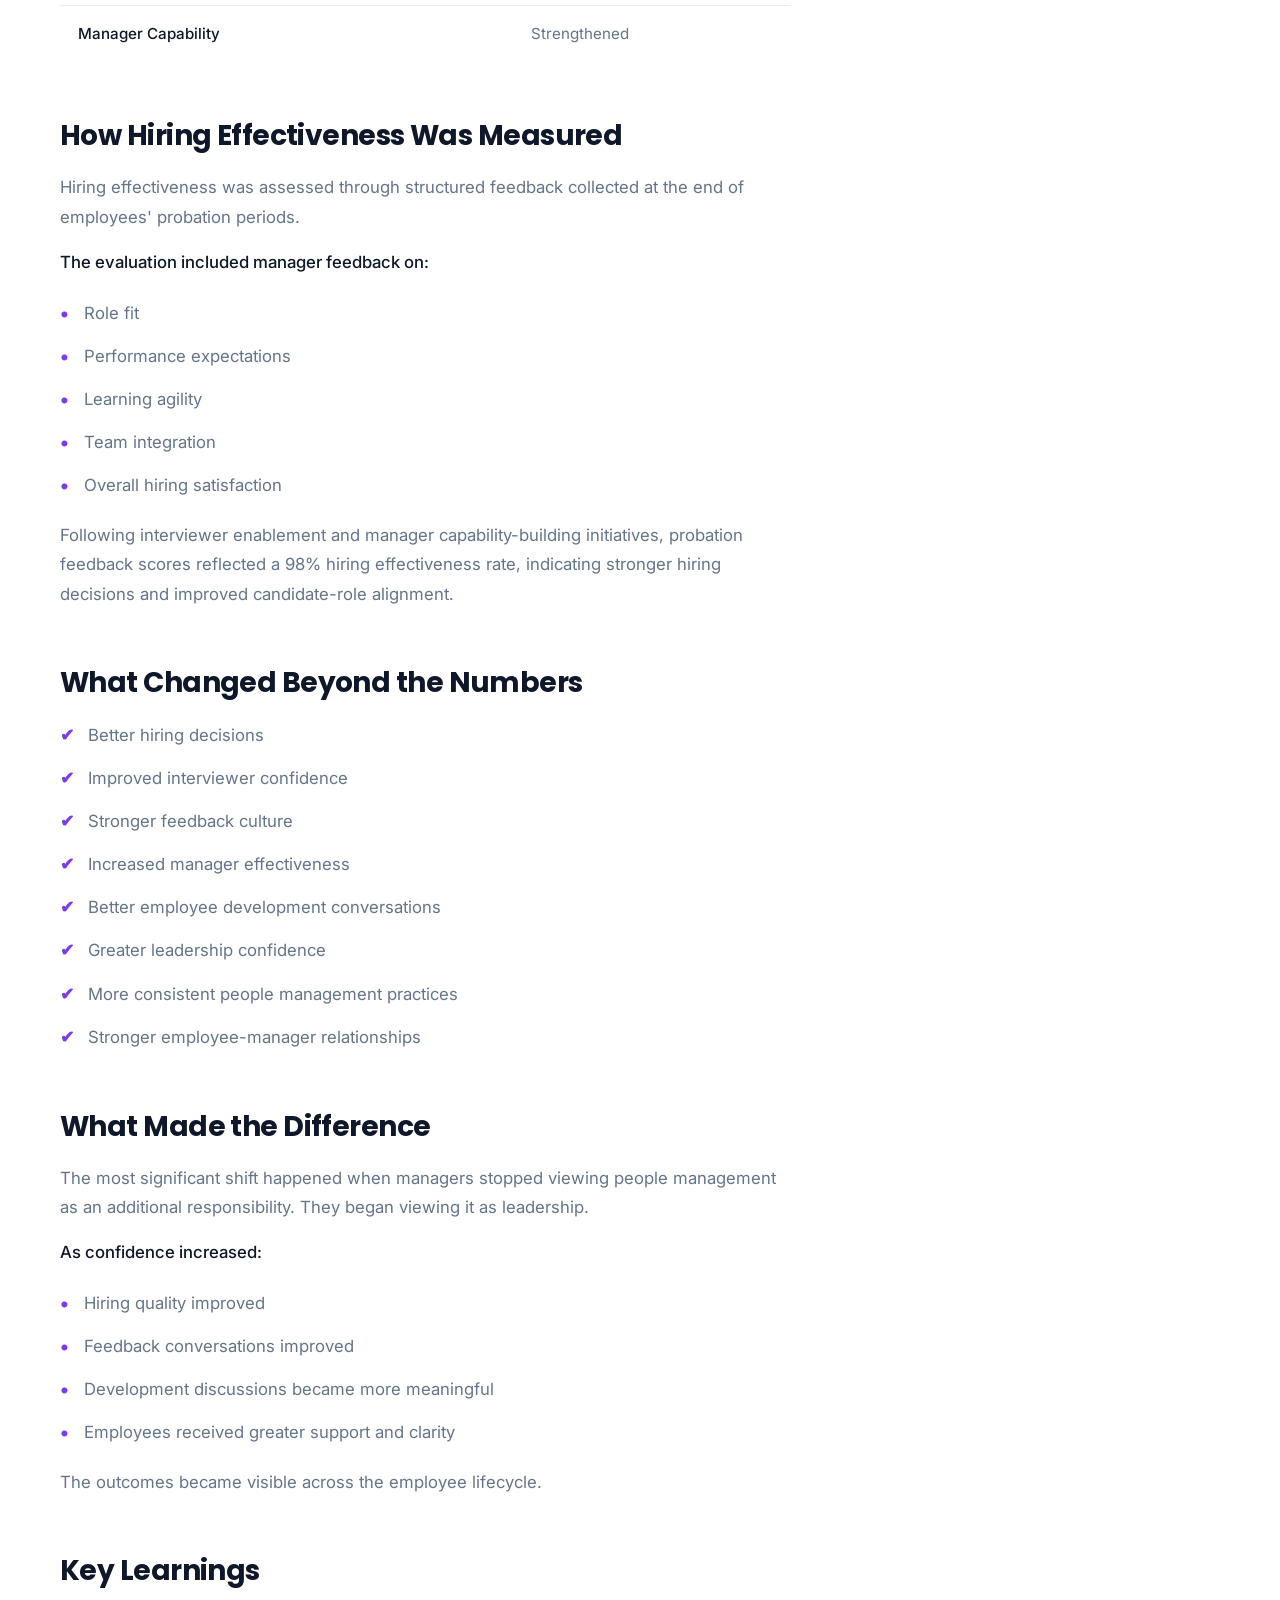
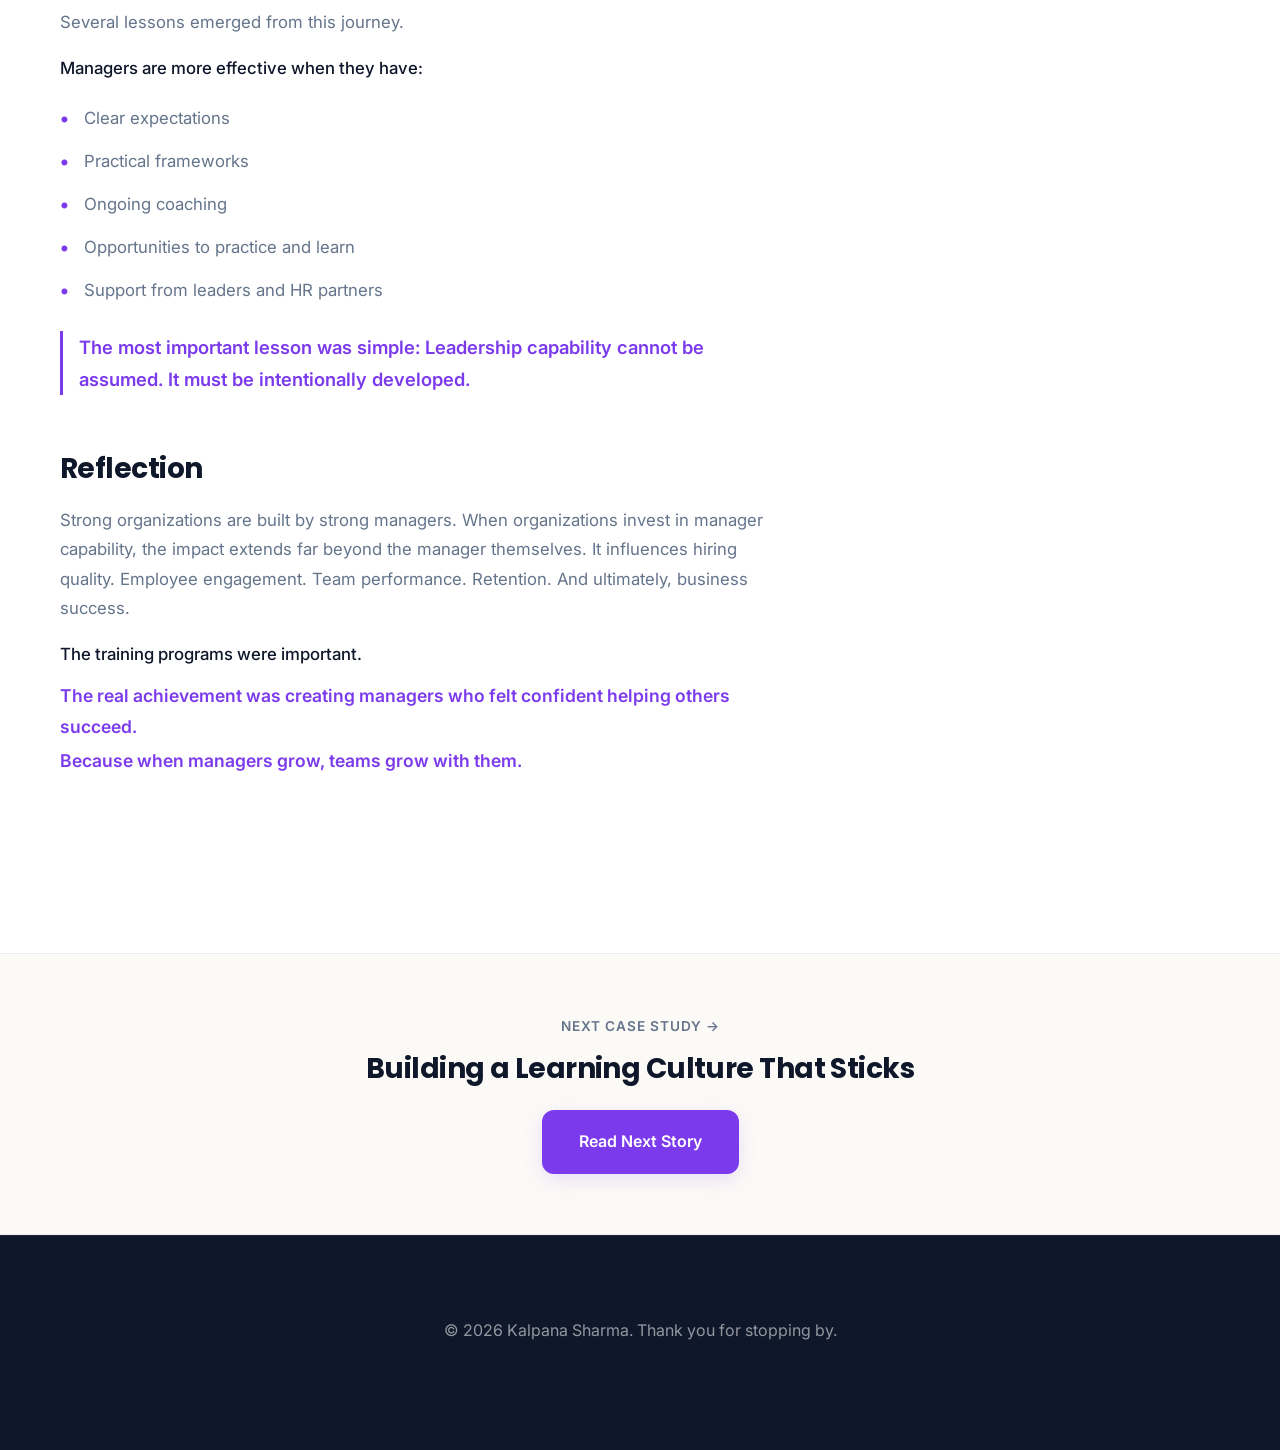
<file: case-studies/managers-talent.html>
<!-- managers-talent.html -->
<!DOCTYPE html>
<html lang="en">
<head>
    <meta charset="UTF-8">
    <meta name="viewport" content="width=device-width, initial-scale=1.0">
    <title>Case Study: Developing Better Managers & Hiring Better Talent | Kalpana Sharma</title>
    <!-- Google Fonts -->
    <link rel="preconnect" href="https://fonts.googleapis.com">
    <link rel="preconnect" href="https://fonts.gstatic.com" crossorigin>
    <link href="https://fonts.googleapis.com/css2?family=Inter:wght=400;500;600&family=Poppins:wght=600;700&display=swap" rel="stylesheet">
    <link rel="stylesheet" href="../style.css">
    <style>
        /* Portfolio Specific Architecture for Case Study Subpages */
        .case-hero-metrics {
            display: grid;
            grid-template-columns: repeat(4, 1fr);
            gap: 24px;
            margin-top: 48px;
        }
        .metric-highlight {
            background: var(--color-white);
            border: 1px solid var(--color-border);
            border-radius: var(--radius-md);
            padding: 24px;
            text-align: center;
        }
        .metric-val {
            font-family: var(--font-heading);
            font-size: 2.25rem;
            font-weight: 700;
            color: var(--color-purple);
            margin-bottom: 4px;
        }
        .metric-val.small-text {
            font-size: 1.4rem;
            line-height: 1.2;
            padding-top: 4px;
            padding-bottom: 4px;
        }
        .metric-lbl {
            font-size: 0.85rem;
            font-weight: 600;
            color: var(--color-navy);
            text-transform: uppercase;
            letter-spacing: 0.5px;
        }
        .case-body-layout {
            display: grid;
            grid-template-columns: 2fr 1fr;
            gap: 64px;
            align-items: start;
        }
        .sticky-sidebar {
            position: sticky;
            top: 40px;
            background: var(--color-bg);
            border: 1px solid var(--color-border);
            border-radius: var(--radius-lg);
            padding: 32px;
        }
        .narrative-block {
            margin-bottom: 56px;
        }
        .narrative-block h2 {
            font-size: 1.75rem;
            color: var(--color-navy);
            margin-bottom: 20px;
            position: relative;
        }
        .narrative-block p {
            font-size: 1.05rem;
            line-height: 1.75;
            color: var(--color-text-muted);
            margin-bottom: 16px;
        }
        .flow-container {
            display: grid;
            grid-template-columns: repeat(4, 1fr);
            gap: 12px;
            margin: 32px 0;
            position: relative;
        }
        .flow-step {
            background: var(--color-white);
            border: 1px solid var(--color-border);
            border-radius: var(--radius-md);
            padding: 16px;
            text-align: center;
            font-weight: 600;
            color: var(--color-navy);
            font-size: 0.95rem;
            position: relative;
            z-index: 2;
        }
        .premium-table {
            width: 100%;
            border-collapse: collapse;
            margin: 24px 0;
            text-align: left;
        }
        .premium-table th {
            font-family: var(--font-heading);
            font-weight: 600;
            padding: 14px 18px;
            background: var(--color-bg);
            border-bottom: 2px solid var(--color-border);
            color: var(--color-navy);
            font-size: 0.95rem;
        }
        .premium-table td {
            padding: 14px 18px;
            border-bottom: 1px solid var(--color-border);
            color: var(--color-text-muted);
            font-size: 0.95rem;
        }
        .premium-table tr:last-child td {
            border-bottom: none;
        }
        .check-list {
            list-style: none;
            padding-left: 0;
            margin: 20px 0;
        }
        .check-list li {
            position: relative;
            padding-left: 28px;
            margin-bottom: 12px;
            font-size: 1.05rem;
            color: var(--color-text-muted);
        }
        .check-list li::before {
            content: "✔";
            color: var(--color-purple);
            position: absolute;
            left: 0;
            font-weight: bold;
        }
        .bullet-list {
            list-style: none;
            padding-left: 0;
            margin: 20px 0;
        }
        .bullet-list li {
            position: relative;
            padding-left: 24px;
            margin-bottom: 12px;
            font-size: 1.05rem;
            color: var(--color-text-muted);
        }
        .bullet-list li::before {
            content: "•";
            color: var(--color-purple);
            position: absolute;
            left: 0;
            font-weight: bold;
            font-size: 1.2rem;
            top: -2px;
        }
        .approach-phase {
            background: var(--color-white);
            border: 1px solid var(--color-border);
            border-radius: var(--radius-md);
            padding: 24px;
            margin-bottom: 20px;
        }
        .approach-phase h3 {
            font-size: 1.2rem;
            color: var(--color-navy);
            margin-bottom: 12px;
            display: flex;
            align-items: center;
            gap: 8px;
        }
        .chip-container {
            display: flex;
            flex-wrap: wrap;
            gap: 8px;
            margin-top: 16px;
        }
        .framework-chip {
            background: var(--color-white);
            border: 1px solid var(--color-border);
            padding: 6px 14px;
            border-radius: 20px;
            font-size: 0.85rem;
            font-weight: 500;
            color: var(--color-navy);
        }
        @media (max-width: 992px) {
            .case-body-layout { grid-template-columns: 1fr; gap: 40px; }
            .sticky-sidebar { position: relative; top: 0; }
            .case-hero-metrics { grid-template-columns: repeat(2, 1fr); gap: 16px; }
        }
        @media (max-width: 600px) {
            .case-hero-metrics { grid-template-columns: 1fr; }
            .metric-val.small-text { font-size: 1.25rem; }
            .flow-container { grid-template-columns: 1fr; gap: 8px; }
        }
    </style>
</head>
<body>

    <!-- Header Navigation -->
    <header class="main-header">
        <div class="container nav-container">
            <a href="../index.html" class="logo">Kalpana <span class="text-purple">Sharma</span></a>
            <nav class="nav-links">
                <a href="../index.html">Home</a>
                <a href="../my-journey.html">My Journey</a>
                <a href="../case-studies.html" class="active">Case Studies</a>
                <a href="../lets-connect.html" class="btn btn-secondary">Let's Connect</a>
            </nav>
        </div>
    </header>

    <!-- Case Study Hero Section -->
    <section class="hero-section" style="padding: 80px 0; background-color: var(--color-bg); border-bottom: 1px solid var(--color-border);">
        <div class="container">
            <span class="badge" style="background: rgba(99, 102, 241, 0.1); color: var(--color-purple);">Leadership Development & Talent Strategy</span>
            <h1 style="margin-top: 16px; margin-bottom: 16px; max-width: 850px;">Developing Better Managers & Hiring Better Talent</h1>
            <p class="lead" style="max-width: 800px; color: var(--color-text-muted);">
                How manager capability building improved hiring effectiveness, leadership confidence, feedback culture, and employee development across the organization.
            </p>
            
            <!-- Hero Metrics Grid -->
            <div class="case-hero-metrics">
                <div class="metric-highlight">
                    <div class="metric-val">98%</div>
                    <div class="metric-lbl">Hiring Effectiveness Rate</div>
                </div>
                <div class="metric-highlight">
                    <div class="metric-val">95.66%</div>
                    <div class="metric-lbl">Training Effectiveness</div>
                </div>
                <div class="metric-highlight">
                    <div class="metric-val small-text">Structured</div>
                    <div class="metric-lbl">Leadership & Hiring Frameworks</div>
                </div>
                <div class="metric-highlight">
                    <div class="metric-val small-text">Leadership</div>
                    <div class="metric-lbl">Capability Building</div>
                </div>
            </div>
        </div>
    </section>

    <!-- Main Content Narrative Section -->
    <section class="section" style="background-color: var(--color-white);">
        <div class="container">
            <div class="case-body-layout">
                
                <!-- Main Narrative Columns -->
                <div class="narrative-left">
                    
                    <!-- Overview -->
                    <div class="narrative-block">
                        <h2>Overview</h2>
                        <p style="font-weight: 500; color: var(--color-navy);">As organizations grow, leadership expectations often evolve faster than leadership capability.</p>
                        <p>Many managers are promoted because they are strong individual contributors. Yet leading people requires an entirely different set of skills.</p>
                        <p>Hiring decisions. Coaching conversations. Performance discussions. Employee development. Feedback delivery. These responsibilities often arrive long before formal leadership training does.</p>
                        <p style="font-weight: 600; color: var(--color-purple); margin-top: 24px; margin-bottom: 4px;">The goal was not simply to improve hiring outcomes.</p>
                        <p style="font-weight: 600; color: var(--color-purple);;">The goal was to help managers become more confident, capable, and effective people leaders.</p>
                        <p>Improved hiring effectiveness became one outcome of that journey.</p>
                    </div>

                    <!-- The Challenge -->
                    <div class="narrative-block">
                        <h2>The Challenge</h2>
                        <p>Managers were responsible for building and developing teams, but approaches often varied significantly across functions. Employee feedback, hiring outcomes, and manager discussions highlighted several opportunities:</p>
                        <ul class="bullet-list">
                            <li>Inconsistent interviewing approaches</li>
                            <li>Limited structured hiring practices</li>
                            <li>Feedback conversations focused more on performance than development</li>
                            <li>Varying approaches to coaching and employee growth</li>
                            <li>Managers seeking greater confidence in people leadership</li>
                        </ul>
                        <p style="font-weight: 500; color: var(--color-navy); margin-top: 20px; margin-bottom: 4px;">The challenge was not simply improving hiring quality.</p>
                        <p style="font-style: italic; color: var(--color-navy); font-weight: 500;">It was creating managers who could confidently hire, develop, and support high-performing teams.</p>
                    </div>

                    <!-- What I Observed -->
                    <div class="narrative-block">
                        <h2>What I Observed</h2>
                        <p style="font-style: italic; color: var(--color-navy); font-weight: 500;">As I worked with managers across different teams, one insight became clear.</p>
                        <p>Most managers genuinely wanted to support their teams. The challenge was not intent. It was capability.</p>
                        <p>Many managers had never been formally trained in interviewing, coaching, development conversations, or feedback delivery. Without a common framework, leadership practices varied widely across teams.</p>
                        <p style="font-weight: 600; color: var(--color-purple); margin-top: 20px;">The opportunity was to create consistency without removing individual leadership styles. That insight shaped every intervention that followed.</p>
                    </div>

                    <!-- My Role Main Section -->
                    <div class="narrative-block">
                        <h2>My Role</h2>
                        <p>As the HR Business Partner, I partnered with business leaders and managers to strengthen people leadership capability across the employee lifecycle.</p>
                        <p>My role focused on helping managers build confidence in hiring, coaching, feedback, and employee development while creating more consistent leadership practices across teams.</p>
                    </div>

                    <!-- My Approach -->
                    <div class="narrative-block">
                        <h2>My Approach</h2>
                        
                        <!-- Visual Process Flow Component -->
                        <div class="flow-container">
                            <div class="flow-step">Hire Better</div>
                            <div class="flow-step">Interview Better</div>
                            <div class="flow-step">Coach Better</div>
                            <div class="flow-step">Lead Better</div>
                        </div>

                        <!-- Pillar 1 -->
                        <div class="approach-phase">
                            <h3>Pillar 1: Building Better Hiring Managers</h3>
                            <p style="font-weight: 500; color: var(--color-navy); margin-bottom: 12px;">Strong teams begin with strong hiring decisions. Initiatives included:</p>
                            <ul class="bullet-list" style="margin: 0; font-size: 0.95rem;">
                                <li>Competency-based interviewing</li>
                                <li>Behavioural interviewing techniques</li>
                                <li>Role-specific assessment frameworks</li>
                                <li>Candidate evaluation scorecards</li>
                                <li>Structured interview processes</li>
                            </ul>
                            <p style="font-size: 0.95rem; margin-top: 12px; font-style: italic; color: var(--color-text-muted);">The objective was to improve both consistency and decision quality.</p>
                        </div>

                        <!-- Pillar 2 -->
                        <div class="approach-phase">
                            <h3>Pillar 2: Interviewer Enablement</h3>
                            <p style="font-weight: 500; color: var(--color-navy); margin-bottom: 12px;">Managers needed practical tools to become more effective interviewers. Initiatives included:</p>
                            <ul class="bullet-list" style="margin: 0; font-size: 0.95rem;">
                                <li>Interview skills workshops</li>
                                <li>Hiring manager coaching</li>
                                <li>Interview calibration sessions</li>
                                <li>Bias awareness discussions</li>
                                <li>Candidate evaluation alignment</li>
                            </ul>
                            <p style="font-size: 0.95rem; margin-top: 12px; font-style: italic; color: var(--color-text-muted);">This helped create a more structured and objective hiring process.</p>
                        </div>

                        <!-- Pillar 3 -->
                        <div class="approach-phase">
                            <h3>Pillar 3: Strengthening Feedback & Coaching</h3>
                            <p style="font-weight: 500; color: var(--color-navy); margin-bottom: 12px;">A significant focus area was helping managers move beyond transactional conversations. Development areas included:</p>
                            <ul class="bullet-list" style="margin: 0; font-size: 0.95rem;">
                                <li>Delivering constructive feedback</li>
                                <li>Development-focused discussions</li>
                                <li>Building psychological safety</li>
                                <li>Asking better coaching questions</li>
                                <li>Encouraging accountability and ownership</li>
                            </ul>
                            <p style="font-size: 0.95rem; margin-top: 12px; font-style: italic; color: var(--color-text-muted);">Managers were encouraged to view feedback as an ongoing conversation rather than a periodic event.</p>
                        </div>

                        <!-- Pillar 4 -->
                        <div class="approach-phase">
                            <h3>Pillar 4: Creating a Leadership Mindset</h3>
                            <p style="font-weight: 500; color: var(--color-navy); margin-bottom: 12px;">Leadership capability extends beyond managing tasks. It requires creating clarity, trust, and growth opportunities. Focus areas included:</p>
                            <ul class="bullet-list" style="margin: 0; font-size: 0.95rem;">
                                <li>Communication effectiveness</li>
                                <li>Stakeholder management</li>
                                <li>Team engagement</li>
                                <li>Employee development</li>
                                <li>Decision-making confidence</li>
                            </ul>
                            <p style="font-size: 0.95rem; margin-top: 12px; font-style: italic; color: var(--color-text-muted);">The objective was to help managers see people leadership as a core responsibility rather than an additional task.</p>
                        </div>

                    </div>

                    <!-- Impact Section -->
                    <div class="narrative-block">
                        <h2>Impact</h2>
                        
                        <h3 style="font-size: 1.2rem; color: var(--color-navy); margin-top: 24px; margin-bottom: 8px;">Quantitative Impact</h3>
                        <table class="premium-table">
                            <thead>
                                <tr>
                                    <th>Metric</th>
                                    <th>Result</th>
                                </tr>
                            </thead>
                            <tbody>
                                <tr>
                                    <td style="font-weight: 500; color: var(--color-navy);">Hiring Effectiveness Rate</td>
                                    <td style="font-weight: 600; color: var(--color-purple);">98%</td>
                                </tr>
                                <tr>
                                    <td style="font-weight: 500; color: var(--color-navy);">Training Effectiveness</td>
                                    <td style="font-weight: 600; color: var(--color-purple);">95.66%</td>
                                </tr>
                                <tr>
                                    <td style="font-weight: 500; color: var(--color-navy);">Interview Consistency</td>
                                    <td style="color: var(--color-text-muted);">Improved</td>
                                </tr>
                                <tr>
                                    <td style="font-weight: 500; color: var(--color-navy);">Manager Capability</td>
                                    <td style="color: var(--color-text-muted);">Strengthened</td>
                                </tr>
                            </tbody>
                        </table>
                    </div>

                    <!-- How Hiring Effectiveness Was Measured -->
                    <div class="narrative-block">
                        <h2>How Hiring Effectiveness Was Measured</h2>
                        <p>Hiring effectiveness was assessed through structured feedback collected at the end of employees' probation periods.</p>
                        <p style="font-weight: 500; color: var(--color-navy); margin-bottom: 12px;">The evaluation included manager feedback on:</p>
                        <ul class="bullet-list">
                            <li>Role fit</li>
                            <li>Performance expectations</li>
                            <li>Learning agility</li>
                            <li>Team integration</li>
                            <li>Overall hiring satisfaction</li>
                        </ul>
                        <p style="margin-top: 16px;">Following interviewer enablement and manager capability-building initiatives, probation feedback scores reflected a 98% hiring effectiveness rate, indicating stronger hiring decisions and improved candidate-role alignment.</p>
                    </div>

                    <!-- What Changed Beyond the Numbers -->
                    <div class="narrative-block">
                        <h2>What Changed Beyond the Numbers</h2>
                        <ul class="check-list">
                            <li>Better hiring decisions</li>
                            <li>Improved interviewer confidence</li>
                            <li>Stronger feedback culture</li>
                            <li>Increased manager effectiveness</li>
                            <li>Better employee development conversations</li>
                            <li>Greater leadership confidence</li>
                            <li>More consistent people management practices</li>
                            <li>Stronger employee-manager relationships</li>
                        </ul>
                    </div>

                    <!-- What Made the Difference -->
                    <div class="narrative-block">
                        <h2>What Made the Difference</h2>
                        <p>The most significant shift happened when managers stopped viewing people management as an additional responsibility. They began viewing it as leadership.</p>
                        <p style="font-weight: 500; color: var(--color-navy); margin-bottom: 12px;">As confidence increased:</p>
                        <ul class="bullet-list">
                            <li>Hiring quality improved</li>
                            <li>Feedback conversations improved</li>
                            <li>Development discussions became more meaningful</li>
                            <li>Employees received greater support and clarity</li>
                        </ul>
                        <p style="margin-top: 16px;">The outcomes became visible across the employee lifecycle.</p>
                    </div>

                    <!-- Key Learnings -->
                    <div class="narrative-block">
                        <h2>Key Learnings</h2>
                        <p>Several lessons emerged from this journey.</p>
                        <p style="font-weight: 500; color: var(--color-navy); margin-bottom: 12px;">Managers are more effective when they have:</p>
                        <ul class="bullet-list" style="margin-bottom: 24px;">
                            <li>Clear expectations</li>
                            <li>Practical frameworks</li>
                            <li>Ongoing coaching</li>
                            <li>Opportunities to practice and learn</li>
                            <li>Support from leaders and HR partners</li>
                        </ul>
                        <p style="font-weight: 600; color: var(--color-purple); font-size: 1.15rem; border-left: 3px solid var(--color-purple); padding-left: 16px; margin-top: 24px;">
                            The most important lesson was simple: Leadership capability cannot be assumed. It must be intentionally developed.
                        </p>
                    </div>

                    <!-- Reflection -->
                    <div class="narrative-block" style="margin-bottom: 0;">
                        <h2>Reflection</h2>
                        <p>Strong organizations are built by strong managers. When organizations invest in manager capability, the impact extends far beyond the manager themselves. It influences hiring quality. Employee engagement. Team performance. Retention. And ultimately, business success.</p>
                        <p style="font-weight: 500; color: var(--color-navy); margin-top: 16px; margin-bottom: 4px;">The training programs were important.</p>
                        <p style="font-weight: 600; color: var(--color-purple); font-size: 1.1rem; margin-top: 12px; margin-bottom: 4px;">The real achievement was creating managers who felt confident helping others succeed.</p>
                        <p style="font-weight: 600; color: var(--color-purple); font-size: 1.1rem;">Because when managers grow, teams grow with them.</p>
                    </div>

                </div>

                <!-- Sticky Metadata Sidebar Section -->
                <div class="sidebar-container">
                    <div class="sticky-sidebar">
                        
                        <!-- My Role Sub-card -->
                        <div style="margin-bottom: 32px;">
                            <h3 style="font-size: 1.1rem; color: var(--color-navy); margin-bottom: 16px; text-transform: uppercase; letter-spacing: 0.5px;">My Role</h3>
                            <p style="font-size: 0.9rem; color: var(--color-text-muted); line-height: 1.6; margin-bottom: 16px;">
                                As the HR Business Partner, I partnered with business leaders and managers to strengthen people leadership capability across the employee lifecycle. Key areas of ownership included:
                            </p>
                            <ul class="bullet-list" style="font-size: 0.85rem; padding-left: 0;">
                                <li style="font-size: 0.9rem; margin-bottom: 10px;">Manager development</li>
                                <li style="font-size: 0.9rem; margin-bottom: 10px;">Interview effectiveness</li>
                                <li style="font-size: 0.9rem; margin-bottom: 10px;">Hiring capability</li>
                                <li style="font-size: 0.9rem; margin-bottom: 10px;">Feedback culture</li>
                                <li style="font-size: 0.9rem; margin-bottom: 10px;">Employee development conversations</li>
                                <li style="font-size: 0.9rem; margin-bottom: 0;">Leadership coaching and enablement</li>
                            </ul>
                        </div>

                        <hr style="border: 0; border-top: 1px solid var(--color-border); margin-bottom: 28px;">

                        <!-- Tools & Frameworks Sub-card -->
                        <div>
                            <h3 style="font-size: 1.1rem; color: var(--color-navy); margin-bottom: 12px; text-transform: uppercase; letter-spacing: 0.5px;">Tools & Frameworks</h3>
                            <div class="chip-container">
                                <span class="framework-chip">Competency-Based Interviewing</span>
                                <span class="framework-chip">Behavioural Interviewing</span>
                                <span class="framework-chip">Interview Scorecards</span>
                                <span class="framework-chip">Hiring Manager Workshops</span>
                                <span class="framework-chip">Feedback & Coaching Frameworks</span>
                                <span class="framework-chip">Leadership Development Programs</span>
                                <span class="framework-chip">Manager Enablement Sessions</span>
                            </div>
                        </div>

                    </div>
                </div>

            </div>
        </div>
    </section>

    <!-- Next Case Study Call To Action Section -->
    <section class="section text-center" style="background-color: var(--color-bg); border-top: 1px solid var(--color-border); border-bottom: 1px solid var(--color-border); padding: 64px 0;">
        <div class="container">
            <span style="font-size: 0.85rem; font-weight: 600; text-transform: uppercase; letter-spacing: 1px; color: var(--color-text-muted); display: block; margin-bottom: 12px;">Next Case Study &rarr;</span>
            <h2 style="font-size: 1.75rem; color: var(--color-navy); margin-bottom: 24px; max-width: 600px; margin-left: auto; margin-right: auto;">Building a Learning Culture That Sticks</h2>
            <a href="learning-culture.html" class="btn btn-primary">Read Next Story</a>
        </div>
    </section>

    <!-- Footer Footer -->
    <footer class="main-footer">
        <div class="container text-center">
            <p>&copy; 2026 Kalpana Sharma. Thank you for stopping by.</p>
        </div>
    </footer>

</body>
</html>
</file>
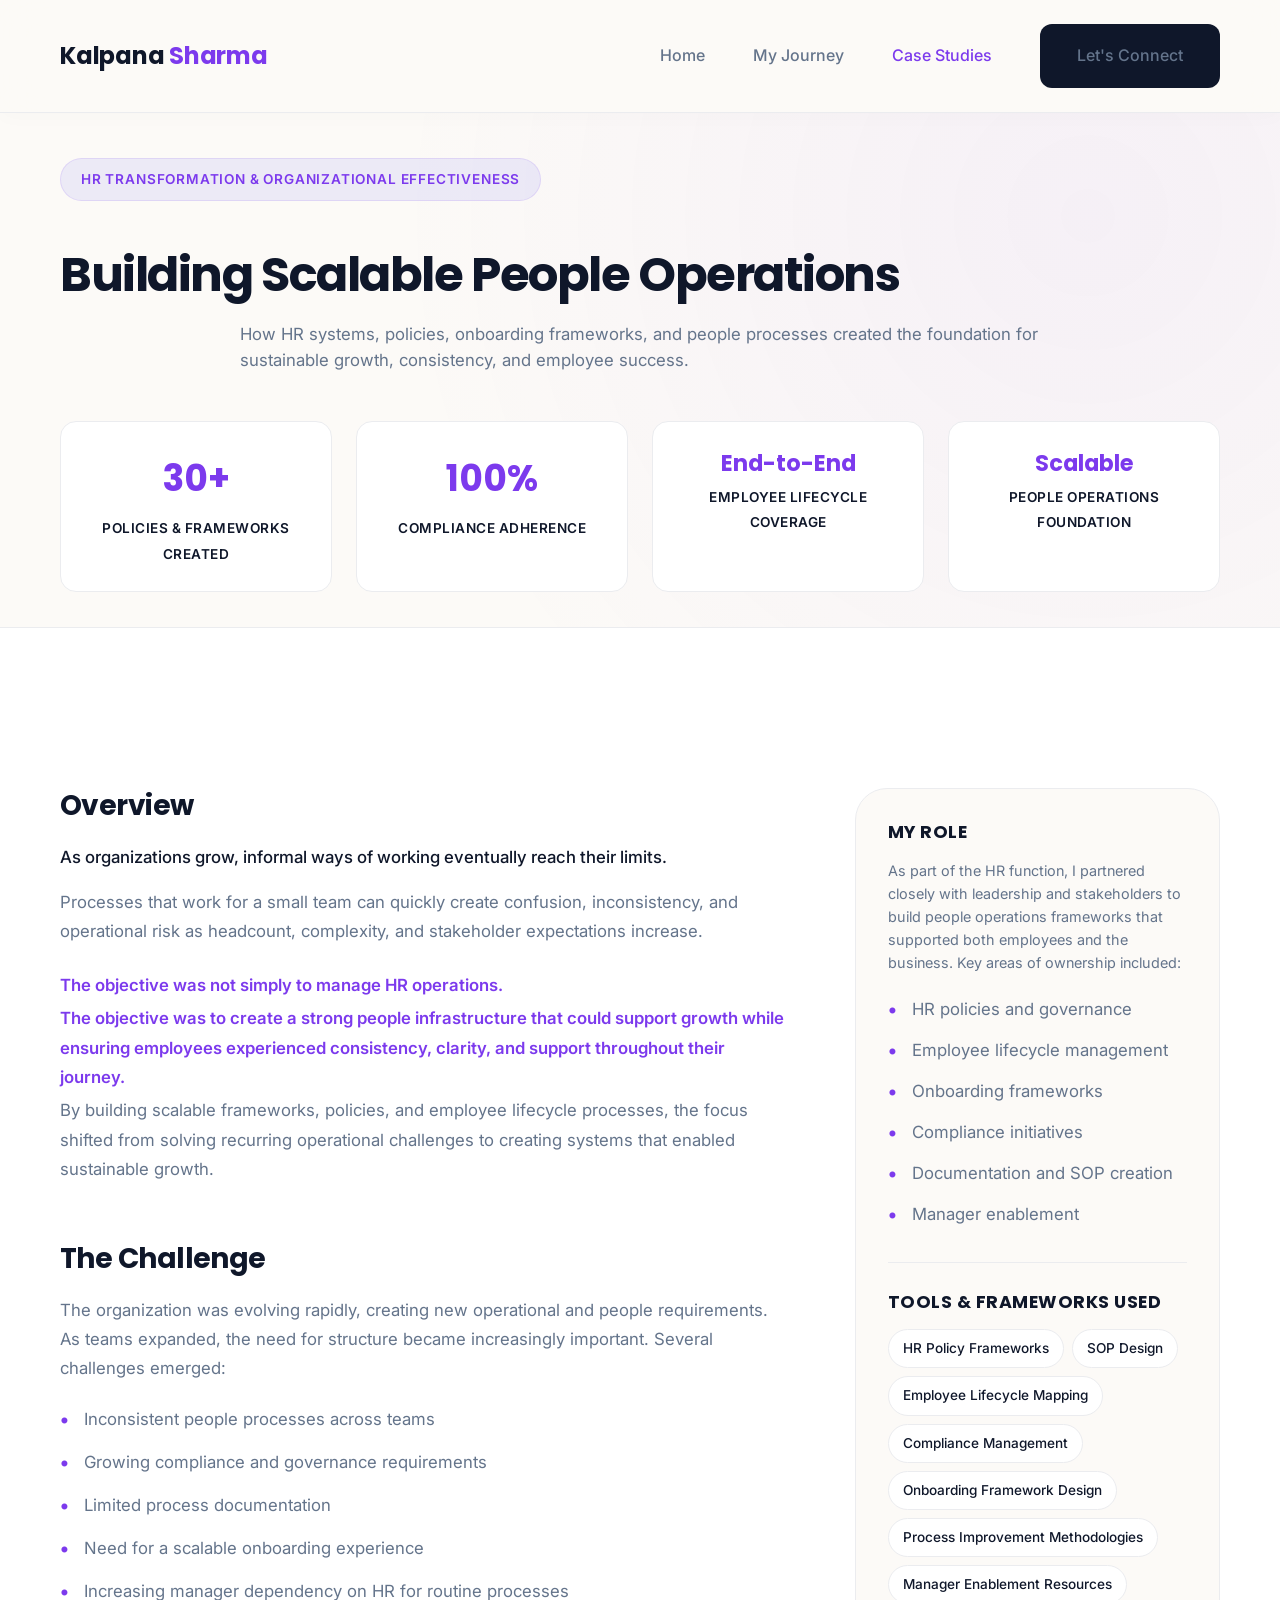
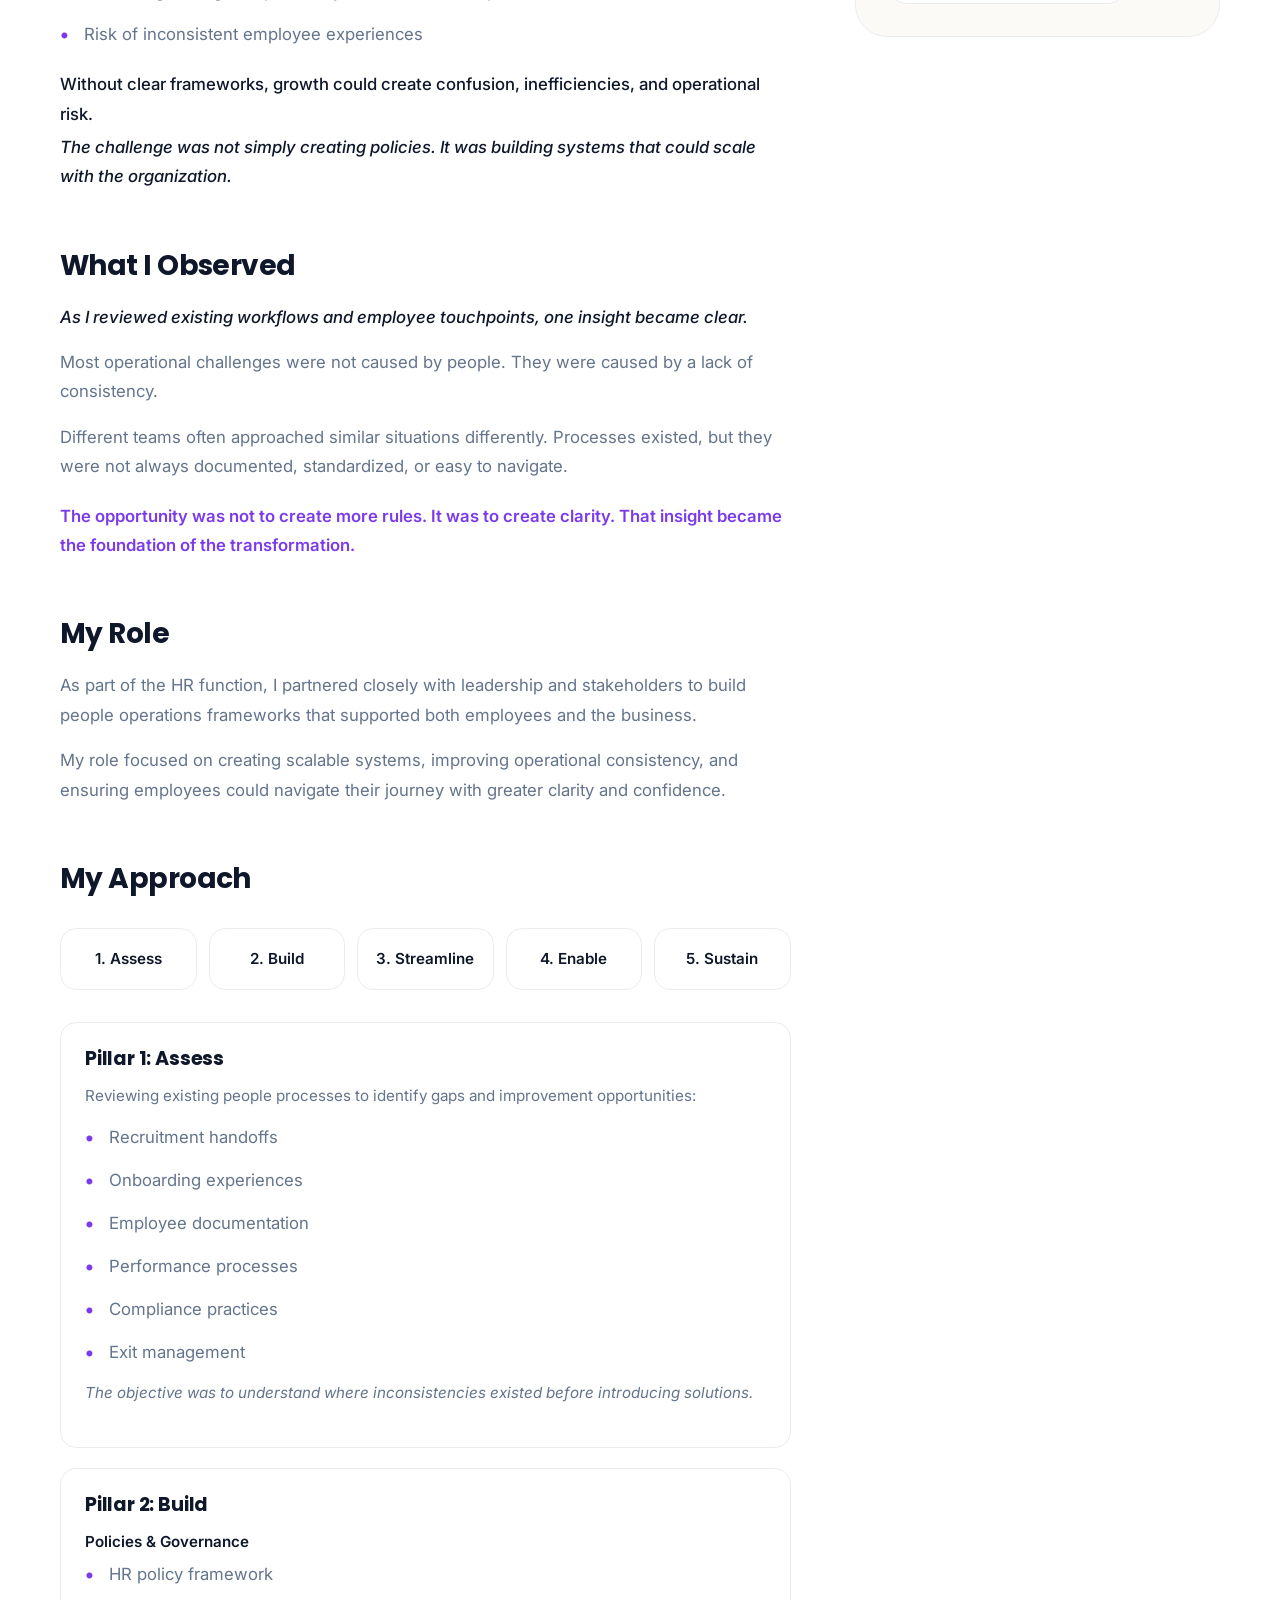
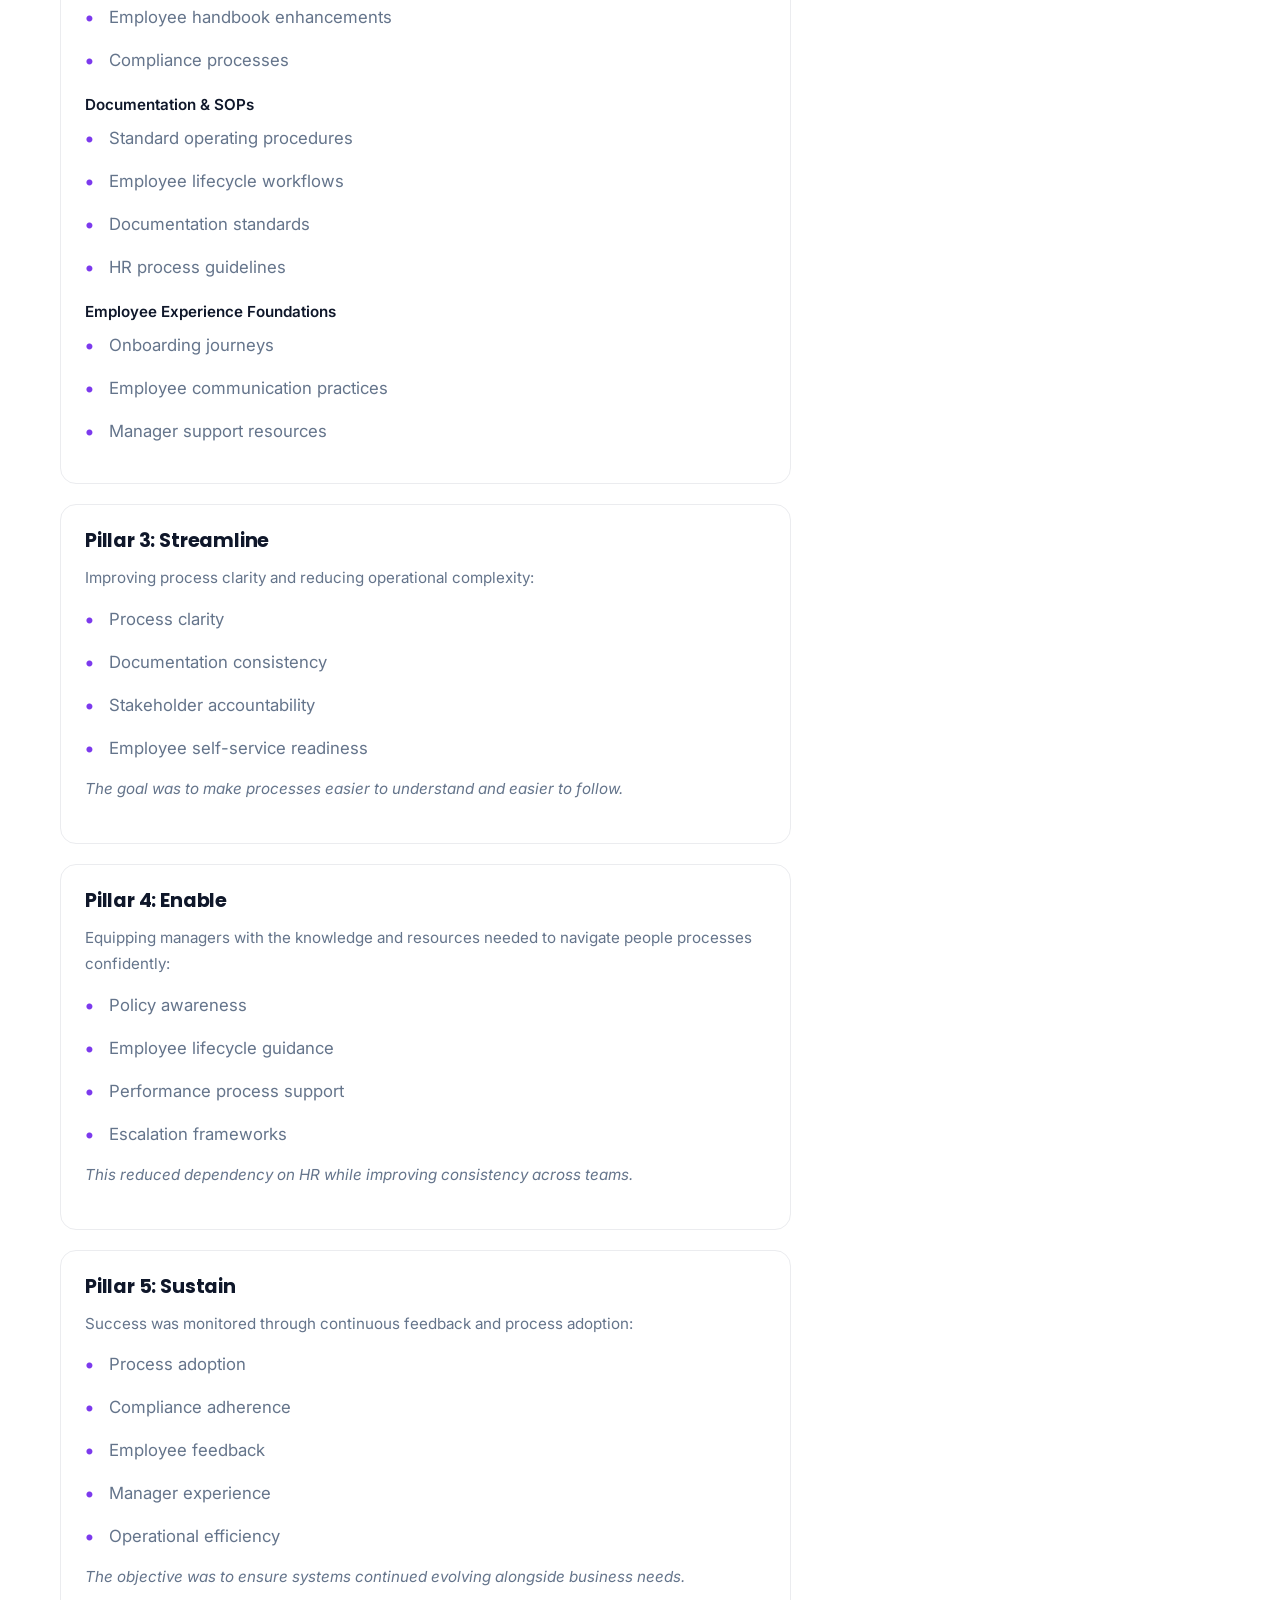
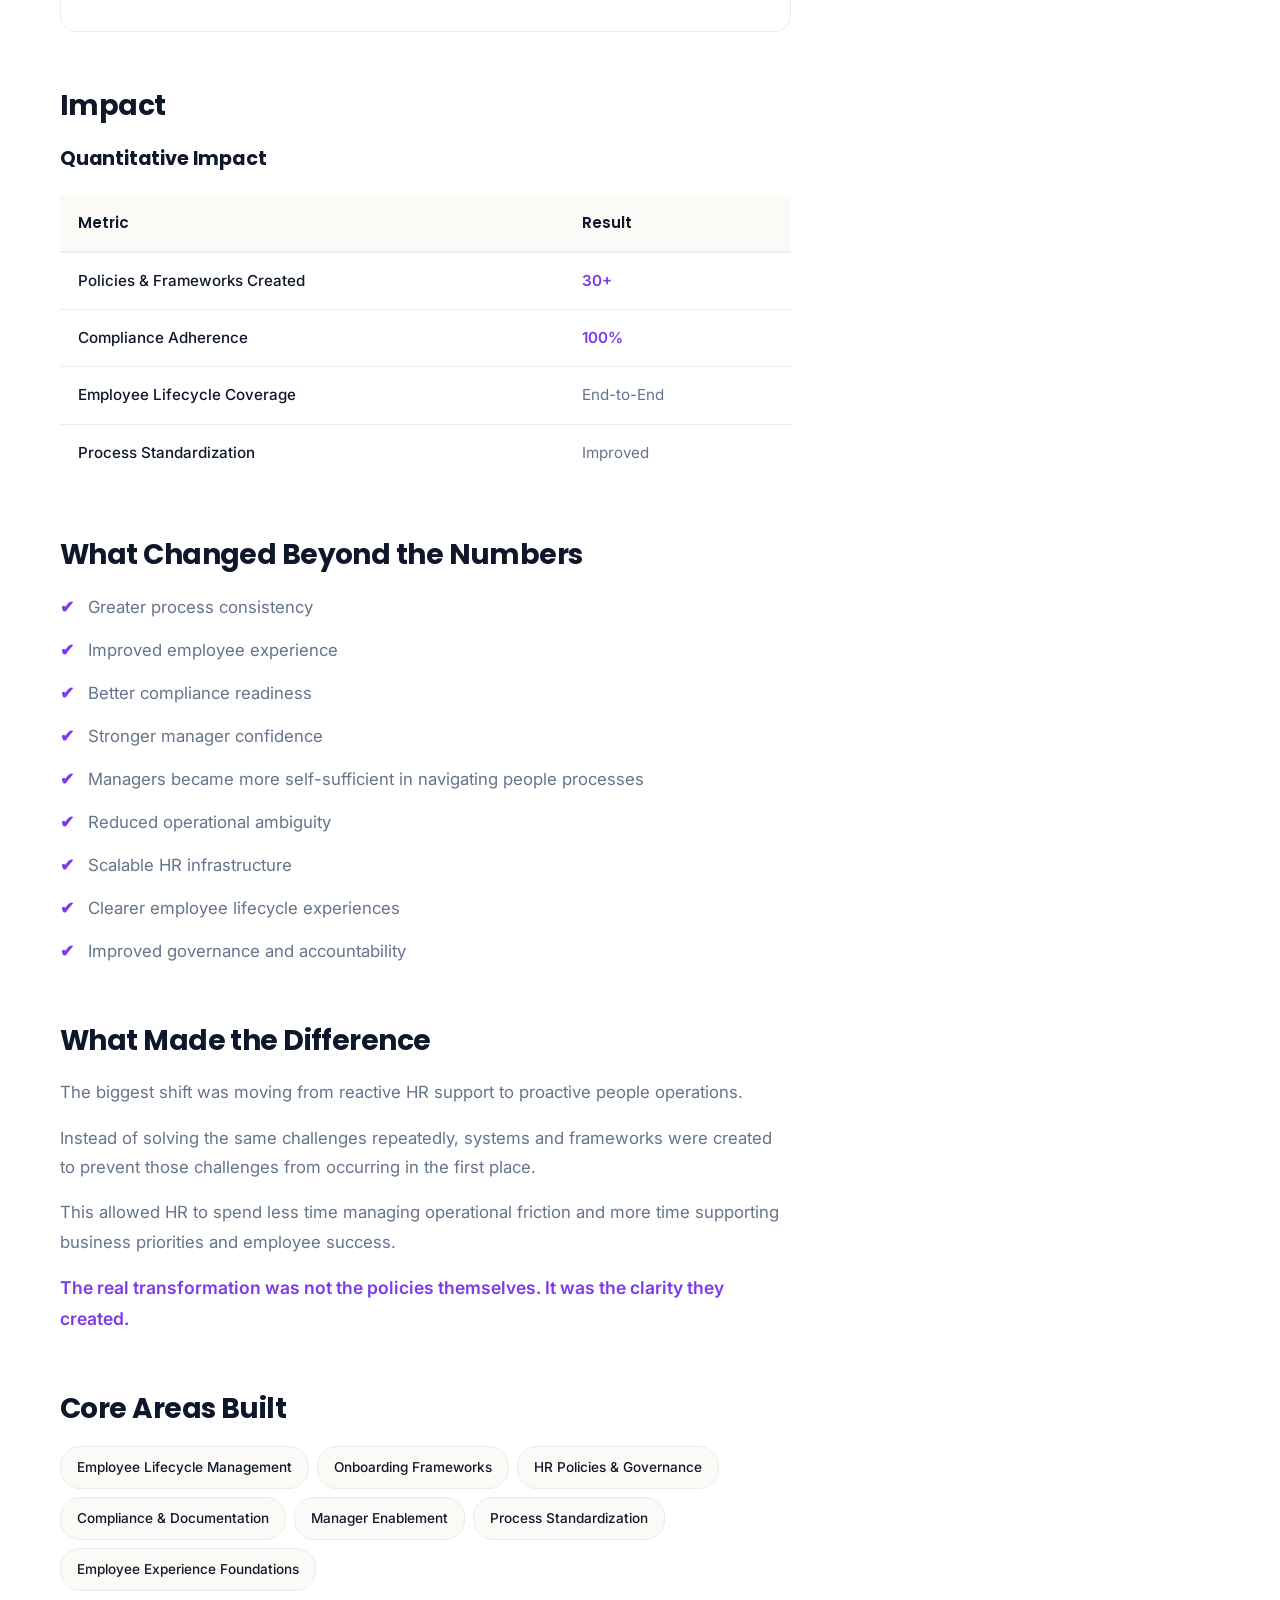
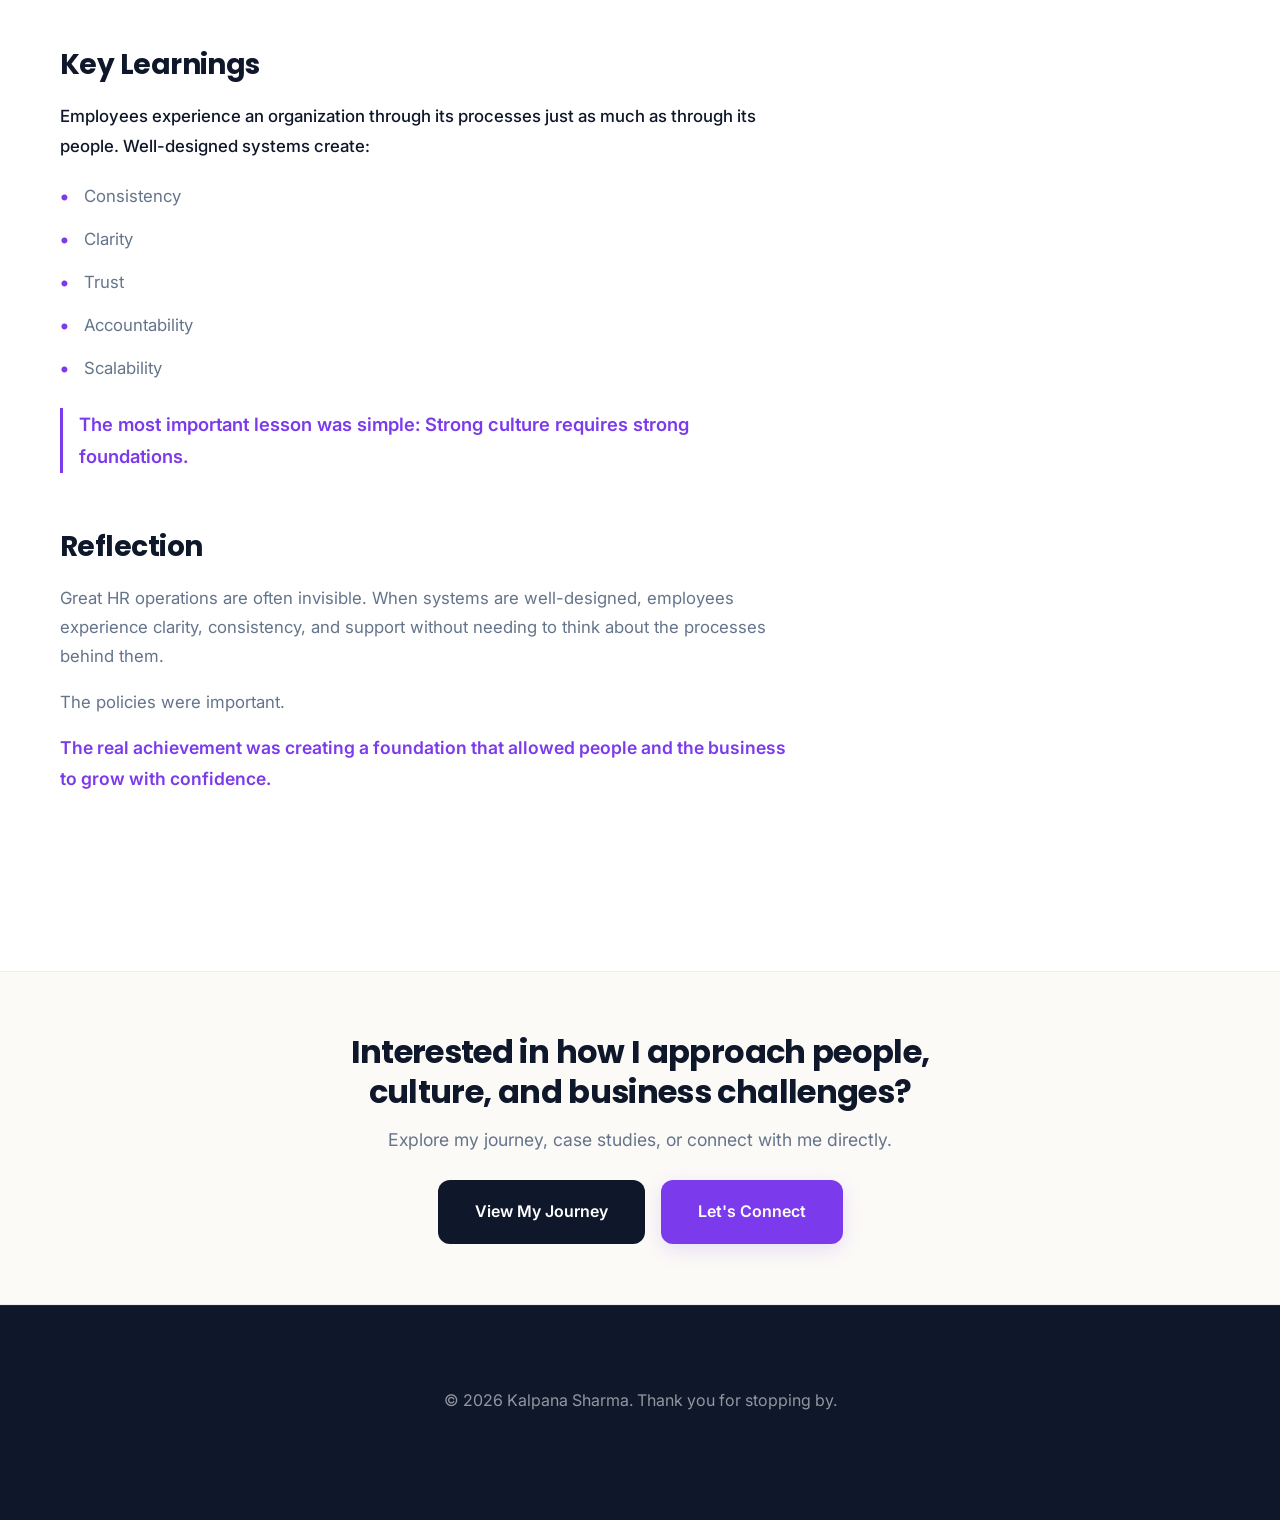
<file: case-studies/people-operations.html>
<!-- people-operations.html -->
<!DOCTYPE html>
<html lang="en">
<head>
    <meta charset="UTF-8">
    <meta name="viewport" content="width=device-width, initial-scale=1.0">
    <title>Case Study: Building Scalable People Operations | Kalpana Sharma</title>
    <!-- Google Fonts -->
    <link rel="preconnect" href="https://fonts.googleapis.com">
    <link rel="preconnect" href="https://fonts.gstatic.com" crossorigin>
    <link href="https://fonts.googleapis.com/css2?family=Inter:wght=400;500;600&family=Poppins:wght=600;700&display=swap" rel="stylesheet">
    <link rel="stylesheet" href="../style.css">
    <style>
        /* Portfolio Specific Architecture for Case Study Subpages */
        .case-hero-metrics {
            display: grid;
            grid-template-columns: repeat(4, 1fr);
            gap: 24px;
            margin-top: 48px;
        }
        .metric-highlight {
            background: var(--color-white);
            border: 1px solid var(--color-border);
            border-radius: var(--radius-md);
            padding: 24px;
            text-align: center;
        }
        .metric-val {
            font-family: var(--font-heading);
            font-size: 2.25rem;
            font-weight: 700;
            color: var(--color-purple);
            margin-bottom: 4px;
        }
        .metric-val.small-text {
            font-size: 1.4rem;
            line-height: 1.2;
            padding-top: 4px;
            padding-bottom: 4px;
        }
        .metric-lbl {
            font-size: 0.85rem;
            font-weight: 600;
            color: var(--color-navy);
            text-transform: uppercase;
            letter-spacing: 0.5px;
        }
        .case-body-layout {
            display: grid;
            grid-template-columns: 2fr 1fr;
            gap: 64px;
            align-items: start;
        }
        .sticky-sidebar {
            position: sticky;
            top: 40px;
            background: var(--color-bg);
            border: 1px solid var(--color-border);
            border-radius: var(--radius-lg);
            padding: 32px;
        }
        .narrative-block {
            margin-bottom: 56px;
        }
        .narrative-block h2 {
            font-size: 1.75rem;
            color: var(--color-navy);
            margin-bottom: 20px;
            position: relative;
        }
        .narrative-block p {
            font-size: 1.05rem;
            line-height: 1.75;
            color: var(--color-text-muted);
            margin-bottom: 16px;
        }
        .flow-container {
            display: grid;
            grid-template-columns: repeat(5, 1fr);
            gap: 12px;
            margin: 32px 0;
            position: relative;
        }
        .flow-step {
            background: var(--color-white);
            border: 1px solid var(--color-border);
            border-radius: var(--radius-md);
            padding: 16px;
            text-align: center;
            font-weight: 600;
            color: var(--color-navy);
            font-size: 0.95rem;
            position: relative;
            z-index: 2;
        }
        .premium-table {
            width: 100%;
            border-collapse: collapse;
            margin: 24px 0;
            text-align: left;
        }
        .premium-table th {
            font-family: var(--font-heading);
            font-weight: 600;
            padding: 14px 18px;
            background: var(--color-bg);
            border-bottom: 2px solid var(--color-border);
            color: var(--color-navy);
            font-size: 0.95rem;
        }
        .premium-table td {
            padding: 14px 18px;
            border-bottom: 1px solid var(--color-border);
            color: var(--color-text-muted);
            font-size: 0.95rem;
        }
        .premium-table tr:last-child td {
            border-bottom: none;
        }
        .check-list {
            list-style: none;
            padding-left: 0;
            margin: 20px 0;
        }
        .check-list li {
            position: relative;
            padding-left: 28px;
            margin-bottom: 12px;
            font-size: 1.05rem;
            color: var(--color-text-muted);
        }
        .check-list li::before {
            content: "✔";
            color: var(--color-purple);
            position: absolute;
            left: 0;
            font-weight: bold;
        }
        .bullet-list {
            list-style: none;
            padding-left: 0;
            margin: 20px 0;
        }
        .bullet-list li {
            position: relative;
            padding-left: 24px;
            margin-bottom: 12px;
            font-size: 1.05rem;
            color: var(--color-text-muted);
        }
        .bullet-list li::before {
            content: "•";
            color: var(--color-purple);
            position: absolute;
            left: 0;
            font-weight: bold;
            font-size: 1.2rem;
            top: -2px;
        }
        .approach-phase {
            background: var(--color-white);
            border: 1px solid var(--color-border);
            border-radius: var(--radius-md);
            padding: 24px;
            margin-bottom: 20px;
        }
        .approach-phase h3 {
            font-size: 1.2rem;
            color: var(--color-navy);
            margin-bottom: 12px;
            display: flex;
            align-items: center;
            gap: 8px;
        }
        .chip-container {
            display: flex;
            flex-wrap: wrap;
            gap: 8px;
            margin-top: 16px;
        }
        .framework-chip {
            background: var(--color-white);
            border: 1px solid var(--color-border);
            padding: 6px 14px;
            border-radius: 20px;
            font-size: 0.85rem;
            font-weight: 500;
            color: var(--color-navy);
        }
        .cta-btn-group {
            display: flex;
            justify-content: center;
            gap: 16px;
            margin-top: 24px;
        }
        @media (max-width: 992px) {
            .case-body-layout { grid-template-columns: 1fr; gap: 40px; }
            .sticky-sidebar { position: relative; top: 0; }
            .case-hero-metrics { grid-template-columns: repeat(2, 1fr); gap: 16px; }
        }
        @media (max-width: 600px) {
            .case-hero-metrics { grid-template-columns: 1fr; }
            .metric-val.small-text { font-size: 1.25rem; }
            .flow-container { grid-template-columns: 1fr; gap: 8px; }
            .cta-btn-group { flex-direction: column; gap: 12px; align-items: center; }
            .cta-btn-group .btn { width: 100%; max-width: 250px; }
        }
    </style>
</head>
<body>

    <!-- Header Navigation -->
    <header class="main-header">
        <div class="container nav-container">
            <a href="../index.html" class="logo">Kalpana <span class="text-purple">Sharma</span></a>
            <nav class="nav-links">
                <a href="../index.html">Home</a>
                <a href="../my-journey.html">My Journey</a>
                <a href="../case-studies.html" class="active">Case Studies</a>
                <a href="../lets-connect.html" class="btn btn-secondary">Let's Connect</a>
            </nav>
        </div>
    </header>

    <!-- Case Study Hero Section -->
    <section class="hero-section" style="padding: 80px 0; background-color: var(--color-bg); border-bottom: 1px solid var(--color-border);">
        <div class="container">
            <span class="badge" style="background: rgba(99, 102, 241, 0.1); color: var(--color-purple);">HR Transformation & Organizational Effectiveness</span>
            <h1 style="margin-top: 16px; margin-bottom: 16px; max-width: 850px;">Building Scalable People Operations</h1>
            <p class="lead" style="max-width: 800px; color: var(--color-text-muted);">
                How HR systems, policies, onboarding frameworks, and people processes created the foundation for sustainable growth, consistency, and employee success.
            </p>
            
            <!-- Hero Metrics Grid -->
            <div class="case-hero-metrics">
                <div class="metric-highlight">
                    <div class="metric-val">30+</div>
                    <div class="metric-lbl">Policies & Frameworks Created</div>
                </div>
                <div class="metric-highlight">
                    <div class="metric-val">100%</div>
                    <div class="metric-lbl">Compliance Adherence</div>
                </div>
                <div class="metric-highlight">
                    <div class="metric-val small-text">End-to-End</div>
                    <div class="metric-lbl">Employee Lifecycle Coverage</div>
                </div>
                <div class="metric-highlight">
                    <div class="metric-val small-text">Scalable</div>
                    <div class="metric-lbl">People Operations Foundation</div>
                </div>
            </div>
        </div>
    </section>

    <!-- Main Content Narrative Section -->
    <section class="section" style="background-color: var(--color-white);">
        <div class="container">
            <div class="case-body-layout">
                
                <!-- Main Narrative Columns -->
                <div class="narrative-left">
                    
                    <!-- Overview -->
                    <div class="narrative-block">
                        <h2>Overview</h2>
                        <p style="font-weight: 500; color: var(--color-navy);">As organizations grow, informal ways of working eventually reach their limits.</p>
                        <p>Processes that work for a small team can quickly create confusion, inconsistency, and operational risk as headcount, complexity, and stakeholder expectations increase.</p>
                        <p style="font-weight: 600; color: var(--color-purple); margin-top: 24px; margin-bottom: 4px;">The objective was not simply to manage HR operations.</p>
                        <p style="font-weight: 600; color: var(--color-purple); margin-bottom: 4px;">The objective was to create a strong people infrastructure that could support growth while ensuring employees experienced consistency, clarity, and support throughout their journey.</p>
                        <p>By building scalable frameworks, policies, and employee lifecycle processes, the focus shifted from solving recurring operational challenges to creating systems that enabled sustainable growth.</p>
                    </div>

                    <!-- The Challenge -->
                    <div class="narrative-block">
                        <h2>The Challenge</h2>
                        <p>The organization was evolving rapidly, creating new operational and people requirements. As teams expanded, the need for structure became increasingly important. Several challenges emerged:</p>
                        <ul class="bullet-list">
                            <li>Inconsistent people processes across teams</li>
                            <li>Growing compliance and governance requirements</li>
                            <li>Limited process documentation</li>
                            <li>Need for a scalable onboarding experience</li>
                            <li>Increasing manager dependency on HR for routine processes</li>
                            <li>Risk of inconsistent employee experiences</li>
                        </ul>
                        <p style="font-weight: 500; color: var(--color-navy); margin-top: 20px; margin-bottom: 4px;">Without clear frameworks, growth could create confusion, inefficiencies, and operational risk.</p>
                        <p style="font-style: italic; color: var(--color-navy); font-weight: 500;">The challenge was not simply creating policies. It was building systems that could scale with the organization.</p>
                    </div>

                    <!-- What I Observed -->
                    <div class="narrative-block">
                        <h2>What I Observed</h2>
                        <p style="font-style: italic; color: var(--color-navy); font-weight: 500;">As I reviewed existing workflows and employee touchpoints, one insight became clear.</p>
                        <p>Most operational challenges were not caused by people. They were caused by a lack of consistency.</p>
                        <p>Different teams often approached similar situations differently. Processes existed, but they were not always documented, standardized, or easy to navigate.</p>
                        <p style="font-weight: 600; color: var(--color-purple); margin-top: 20px;">The opportunity was not to create more rules. It was to create clarity. That insight became the foundation of the transformation.</p>
                    </div>

                    <!-- My Role Main Section -->
                    <div class="narrative-block">
                        <h2>My Role</h2>
                        <p>As part of the HR function, I partnered closely with leadership and stakeholders to build people operations frameworks that supported both employees and the business.</p>
                        <p>My role focused on creating scalable systems, improving operational consistency, and ensuring employees could navigate their journey with greater clarity and confidence.</p>
                    </div>

                    <!-- My Approach -->
                    <div class="narrative-block">
                        <h2>My Approach</h2>
                        
                        <!-- Visual Process Flow Component -->
                        <div class="flow-container">
                            <div class="flow-step">1. Assess</div>
                            <div class="flow-step">2. Build</div>
                            <div class="flow-step">3. Streamline</div>
                            <div class="flow-step">4. Enable</div>
                            <div class="flow-step">5. Sustain</div>
                        </div>

                        <!-- Pillar 1 -->
                        <div class="approach-phase">
                            <h3>Pillar 1: Assess</h3>
                            <p style="font-size: 0.95rem; margin-bottom: 12px;">Reviewing existing people processes to identify gaps and improvement opportunities:</p>
                            <ul class="bullet-list" style="margin: 0; font-size: 0.95rem;">
                                <li>Recruitment handoffs</li>
                                <li>Onboarding experiences</li>
                                <li>Employee documentation</li>
                                <li>Performance processes</li>
                                <li>Compliance practices</li>
                                <li>Exit management</li>
                            </ul>
                            <p style="font-size: 0.95rem; margin-top: 12px; font-style: italic; color: var(--color-text-muted);">The objective was to understand where inconsistencies existed before introducing solutions.</p>
                        </div>

                        <!-- Pillar 2 -->
                        <div class="approach-phase">
                            <h3>Pillar 2: Build</h3>
                            <p style="font-size: 0.95rem; font-weight: 600; color: var(--color-navy); margin-bottom: 4px;">Policies & Governance</p>
                            <ul class="bullet-list" style="margin: 0 0 16px 0; font-size: 0.95rem;">
                                <li>HR policy framework</li>
                                <li>Employee handbook enhancements</li>
                                <li>Compliance processes</li>
                            </ul>
                            <p style="font-size: 0.95rem; font-weight: 600; color: var(--color-navy); margin-bottom: 4px;">Documentation & SOPs</p>
                            <ul class="bullet-list" style="margin: 0 0 16px 0; font-size: 0.95rem;">
                                <li>Standard operating procedures</li>
                                <li>Employee lifecycle workflows</li>
                                <li>Documentation standards</li>
                                <li>HR process guidelines</li>
                            </ul>
                            <p style="font-size: 0.95rem; font-weight: 600; color: var(--color-navy); margin-bottom: 4px;">Employee Experience Foundations</p>
                            <ul class="bullet-list" style="margin: 0; font-size: 0.95rem;">
                                <li>Onboarding journeys</li>
                                <li>Employee communication practices</li>
                                <li>Manager support resources</li>
                            </ul>
                        </div>

                        <!-- Pillar 3 -->
                        <div class="approach-phase">
                            <h3>Pillar 3: Streamline</h3>
                            <p style="font-size: 0.95rem; margin-bottom: 12px;">Improving process clarity and reducing operational complexity:</p>
                            <ul class="bullet-list" style="margin: 0; font-size: 0.95rem;">
                                <li>Process clarity</li>
                                <li>Documentation consistency</li>
                                <li>Stakeholder accountability</li>
                                <li>Employee self-service readiness</li>
                            </ul>
                            <p style="font-size: 0.95rem; margin-top: 12px; font-style: italic; color: var(--color-text-muted);">The goal was to make processes easier to understand and easier to follow.</p>
                        </div>

                        <!-- Pillar 4 -->
                        <div class="approach-phase">
                            <h3>Pillar 4: Enable</h3>
                            <p style="font-size: 0.95rem; margin-bottom: 12px;">Equipping managers with the knowledge and resources needed to navigate people processes confidently:</p>
                            <ul class="bullet-list" style="margin: 0; font-size: 0.95rem;">
                                <li>Policy awareness</li>
                                <li>Employee lifecycle guidance</li>
                                <li>Performance process support</li>
                                <li>Escalation frameworks</li>
                            </ul>
                            <p style="font-size: 0.95rem; margin-top: 12px; font-style: italic; color: var(--color-text-muted);">This reduced dependency on HR while improving consistency across teams.</p>
                        </div>

                        <!-- Pillar 5 -->
                        <div class="approach-phase">
                            <h3>Pillar 5: Sustain</h3>
                            <p style="font-size: 0.95rem; margin-bottom: 12px;">Success was monitored through continuous feedback and process adoption:</p>
                            <ul class="bullet-list" style="margin: 0; font-size: 0.95rem;">
                                <li>Process adoption</li>
                                <li>Compliance adherence</li>
                                <li>Employee feedback</li>
                                <li>Manager experience</li>
                                <li>Operational efficiency</li>
                            </ul>
                            <p style="font-size: 0.95rem; margin-top: 12px; font-style: italic; color: var(--color-text-muted);">The objective was to ensure systems continued evolving alongside business needs.</p>
                        </div>

                    </div>

                    <!-- Impact Section -->
                    <div class="narrative-block">
                        <h2>Impact</h2>
                        
                        <h3 style="font-size: 1.2rem; color: var(--color-navy); margin-top: 24px; margin-bottom: 8px;">Quantitative Impact</h3>
                        <table class="premium-table">
                            <thead>
                                <tr>
                                    <th>Metric</th>
                                    <th>Result</th>
                                </tr>
                            </thead>
                            <tbody>
                                <tr>
                                    <td style="font-weight: 500; color: var(--color-navy);">Policies & Frameworks Created</td>
                                    <td style="font-weight: 600; color: var(--color-purple);">30+</td>
                                </tr>
                                <tr>
                                    <td style="font-weight: 500; color: var(--color-navy);">Compliance Adherence</td>
                                    <td style="font-weight: 600; color: var(--color-purple);">100%</td>
                                </tr>
                                <tr>
                                    <td style="font-weight: 500; color: var(--color-navy);">Employee Lifecycle Coverage</td>
                                    <td style="color: var(--color-text-muted);">End-to-End</td>
                                </tr>
                                <tr>
                                    <td style="font-weight: 500; color: var(--color-navy);">Process Standardization</td>
                                    <td style="color: var(--color-text-muted);">Improved</td>
                                </tr>
                            </tbody>
                        </table>
                    </div>

                    <!-- What Changed Beyond the Numbers -->
                    <div class="narrative-block">
                        <h2>What Changed Beyond the Numbers</h2>
                        <ul class="check-list">
                            <li>Greater process consistency</li>
                            <li>Improved employee experience</li>
                            <li>Better compliance readiness</li>
                            <li>Stronger manager confidence</li>
                            <li>Managers became more self-sufficient in navigating people processes</li>
                            <li>Reduced operational ambiguity</li>
                            <li>Scalable HR infrastructure</li>
                            <li>Clearer employee lifecycle experiences</li>
                            <li>Improved governance and accountability</li>
                        </ul>
                    </div>

                    <!-- What Made the Difference -->
                    <div class="narrative-block">
                        <h2>What Made the Difference</h2>
                        <p>The biggest shift was moving from reactive HR support to proactive people operations.</p>
                        <p>Instead of solving the same challenges repeatedly, systems and frameworks were created to prevent those challenges from occurring in the first place.</p>
                        <p>This allowed HR to spend less time managing operational friction and more time supporting business priorities and employee success.</p>
                        <p style="font-weight: 600; color: var(--color-purple); font-size: 1.1rem; margin-top: 12px;">The real transformation was not the policies themselves. It was the clarity they created.</p>
                    </div>

                    <!-- Core Areas Built Section -->
                    <div class="narrative-block">
                        <h2>Core Areas Built</h2>
                        <div class="chip-container">
                            <span class="framework-chip" style="background-color: var(--color-bg); padding: 8px 16px;">Employee Lifecycle Management</span>
                            <span class="framework-chip" style="background-color: var(--color-bg); padding: 8px 16px;">Onboarding Frameworks</span>
                            <span class="framework-chip" style="background-color: var(--color-bg); padding: 8px 16px;">HR Policies & Governance</span>
                            <span class="framework-chip" style="background-color: var(--color-bg); padding: 8px 16px;">Compliance & Documentation</span>
                            <span class="framework-chip" style="background-color: var(--color-bg); padding: 8px 16px;">Manager Enablement</span>
                            <span class="framework-chip" style="background-color: var(--color-bg); padding: 8px 16px;">Process Standardization</span>
                            <span class="framework-chip" style="background-color: var(--color-bg); padding: 8px 16px;">Employee Experience Foundations</span>
                        </div>
                    </div>

                    <!-- Key Learnings -->
                    <div class="narrative-block">
                        <h2>Key Learnings</h2>
                        <p style="font-weight: 500; color: var(--color-navy); margin-bottom: 12px;">Employees experience an organization through its processes just as much as through its people. Well-designed systems create:</p>
                        <ul class="bullet-list" style="margin-bottom: 24px;">
                            <li>Consistency</li>
                            <li>Clarity</li>
                            <li>Trust</li>
                            <li>Accountability</li>
                            <li>Scalability</li>
                        </ul>
                        <p style="font-weight: 600; color: var(--color-purple); font-size: 1.15rem; border-left: 3px solid var(--color-purple); padding-left: 16px; margin-top: 24px;">
                            The most important lesson was simple: Strong culture requires strong foundations.
                        </p>
                    </div>

                    <!-- Reflection -->
                    <div class="narrative-block" style="margin-bottom: 0;">
                        <h2>Reflection</h2>
                        <p>Great HR operations are often invisible. When systems are well-designed, employees experience clarity, consistency, and support without needing to think about the processes behind them.</p>
                        <p>The policies were important.</p>
                        <p style="font-weight: 600; color: var(--color-purple); font-size: 1.1rem; margin-top: 12px;">The real achievement was creating a foundation that allowed people and the business to grow with confidence.</p>
                    </div>

                </div>

                <!-- Sticky Metadata Sidebar Section -->
                <div class="sidebar-container">
                    <div class="sticky-sidebar">
                        
                        <!-- My Role Sub-card -->
                        <div style="margin-bottom: 32px;">
                            <h3 style="font-size: 1.1rem; color: var(--color-navy); margin-bottom: 16px; text-transform: uppercase; letter-spacing: 0.5px;">My Role</h3>
                            <p style="font-size: 0.9rem; color: var(--color-text-muted); line-height: 1.6; margin-bottom: 16px;">
                                As part of the HR function, I partnered closely with leadership and stakeholders to build people operations frameworks that supported both employees and the business. Key areas of ownership included:
                            </p>
                            <ul class="bullet-list" style="font-size: 0.9rem; padding-left: 0;">
                                <li style="margin-bottom: 10px;">HR policies and governance</li>
                                <li style="margin-bottom: 10px;">Employee lifecycle management</li>
                                <li style="margin-bottom: 10px;">Onboarding frameworks</li>
                                <li style="margin-bottom: 10px;">Compliance initiatives</li>
                                <li style="margin-bottom: 10px;">Documentation and SOP creation</li>
                                <li style="margin-bottom: 0;">Manager enablement</li>
                            </ul>
                        </div>

                        <hr style="border: 0; border-top: 1px solid var(--color-border); margin-bottom: 28px;">

                        <!-- Tools & Frameworks Sub-card -->
                        <div>
                            <h3 style="font-size: 1.1rem; color: var(--color-navy); margin-bottom: 12px; text-transform: uppercase; letter-spacing: 0.5px;">Tools & Frameworks Used</h3>
                            <div class="chip-container">
                                <span class="framework-chip">HR Policy Frameworks</span>
                                <span class="framework-chip">SOP Design</span>
                                <span class="framework-chip">Employee Lifecycle Mapping</span>
                                <span class="framework-chip">Compliance Management</span>
                                <span class="framework-chip">Onboarding Framework Design</span>
                                <span class="framework-chip">Process Improvement Methodologies</span>
                                <span class="framework-chip">Manager Enablement Resources</span>
                            </div>
                        </div>

                    </div>
                </div>

            </div>
        </div>
    </section>

    <!-- Final Portfolio Completion CTA Section -->
    <section class="section text-center" style="background-color: var(--color-bg); border-top: 1px solid var(--color-border); border-bottom: 1px solid var(--color-border); padding: 64px 0;">
        <div class="container">
            <h2 style="font-size: 2rem; color: var(--color-navy); margin-bottom: 12px; max-width: 700px; margin-left: auto; margin-right: auto;">Interested in how I approach people, culture, and business challenges?</h2>
            <p style="font-size: 1.1rem; color: var(--color-text-muted); max-width: 600px; margin-left: auto; margin-right: auto; margin-bottom: 24px;">Explore my journey, case studies, or connect with me directly.</p>
            <div class="cta-btn-group">
                <a href="my-journey.html" class="btn btn-secondary">View My Journey</a>
                <a href="lets-connect.html" class="btn btn-primary">Let's Connect</a>
            </div>
        </div>
    </section>

    <!-- Footer -->
    <footer class="main-footer">
        <div class="container text-center">
            <p>&copy; 2026 Kalpana Sharma. Thank you for stopping by.</p>
        </div>
    </footer>

</body>
</html>
</file>
<file: style.css>
/* ==========================================================================
   1. GLOBAL VARIABLES & PREMIUM LIGHT RESETS
   ========================================================================== */
:root {
    /* Senior HR Executive Warm & Light Palette */
    --color-navy: #0F172A;          /* Deep Regal Navy for text & anchoring sections */
    --color-navy-muted: #334155;    /* Muted navy for subtitles */
    --color-purple: #7C3AED;        /* Premium Lavender/Purple Accent */
    --color-purple-light: rgba(124, 58, 237, 0.04);
    --color-lavender-bg: #F8F7FF;   /* Subtle premium lavender section canvas */
    --color-gold: #B45309;          /* Deep Warm Amber Gold for highlights */
    --color-gold-light: #FEF3C7;    /* Soft Creamy Gold Backgrounds */
    --color-bg: #FCFAF7;            /* Slightly warmer, approachable off-white canvas */
    --color-bg-warm: #FDFBF7;       /* Soft warm alabaster */
    --color-card-bg: #FFFFFF;       /* Pure white floating panels */
    --color-card-lavender: #F4F0FF; /* Elegant subtle lavender paneling */
    --color-white: #FFFFFF;
    --color-text: #1E293B;          /* Dark navy/slate body text for readability */
    --color-text-muted: #64748B;    /* Clean slate gray for descriptions */
    --color-border: #EBECEF;        /* Subtle crisp light divider lines */
    
    --font-heading: 'Poppins', sans-serif;
    --font-body: 'Inter', sans-serif;
    
    /* Commandingly deep, soft executive shadows for premium dimension */
    --shadow-sm: 0 4px 20px rgba(15, 23, 42, 0.02);
    --shadow-md: 0 12px 36px rgba(15, 23, 42, 0.05);
    --shadow-lg: 0 24px 64px rgba(15, 23, 42, 0.08);
    
    --radius-md: 16px;
    --radius-lg: 32px;
    
    --transition: all 0.5s cubic-bezier(0.16, 1, 0.3, 1);
}

* {
    box-sizing: border-box;
    margin: 0;
    padding: 0;
}

body {
    background-color: var(--color-bg);
    color: var(--color-text);
    font-family: var(--font-body);
    line-height: 1.85;
    -webkit-font-smoothing: antialiased;
    overflow-x: hidden;
}

.container {
    max-width: 1240px;
    margin: 0 auto;
    padding: 0 40px;
}

img {
    max-width: 100%;
    height: auto;
    display: block;
}

/* ==========================================================================
   2. TYPOGRAPHY & GOLD ACCENT HEADING HIERARCHY
   ========================================================================== */
h1, h2, h3, h4 {
    font-family: var(--font-heading);
    color: var(--color-navy);
    font-weight: 700;
    line-height: 1.25;
}

h1 {
    font-size: 3.5rem;
    letter-spacing: -0.03em;
    margin-bottom: 1.75rem;
}

h2 {
    font-size: 2.5rem;
    letter-spacing: -0.02em;
    margin-bottom: 2rem;
}

h3 {
    font-size: 1.65rem;
    letter-spacing: -0.01em;
    margin-bottom: 1.25rem;
}

p {
    margin-bottom: 1.5rem;
    color: var(--color-navy-muted);
}

/* Color Utilities */
.text-center { text-align: center; }
.text-purple { color: var(--color-purple); }
.text-gold { color: var(--color-gold); }
.bg-purple { background-color: var(--color-purple); }
.bg-navy { background-color: var(--color-navy); }
.bg-gold { background-color: var(--color-gold); }

/* Compact Sectioning Spacing Framework */
.section {
    padding: 120px 0;
    position: relative;
}

/* Select Sections Layered over Elegant Soft Lavender Backgrounds */
.section:nth-of-type(even) {
    background-color: var(--color-lavender-bg);
}

/* Strengthened Section Title Accent Anchors */
.section-title {
    margin-bottom: 24px;
    position: relative;
    display: inline-block;
    left: 50%;
    transform: translateX(-50%);
}

.section-title::after {
    content: '';
    display: block;
    width: 80px; /* Stronger visual anchor */
    height: 3px;
    background-color: var(--color-gold);
    margin: 16px auto 0 auto;
    border-radius: 2px;
}

.section-intro {
    max-width: 800px; 
    margin: 0 auto 80px auto; 
    color: var(--color-text-muted); 
    font-size: 1.25rem;
    line-height: 1.8;
}

/* ==========================================================================
   3. STICKY LIGHT NAVIGATION
   ========================================================================== */
.main-header {
    background-color: rgba(252, 250, 247, 0.9);
    backdrop-filter: blur(20px);
    -webkit-backdrop-filter: blur(20px);
    position: sticky;
    top: 0;
    z-index: 1000;
    border-bottom: 1px solid var(--color-border);
    padding: 24px 0;
    transition: var(--transition);
    box-shadow: var(--shadow-sm);
}

.nav-container {
    display: flex;
    justify-content: space-between;
    align-items: center;
}

.logo {
    font-family: var(--font-heading);
    font-weight: 700;
    font-size: 1.5rem;
    color: var(--color-navy);
    text-decoration: none;
    letter-spacing: -0.01em;
}

.nav-links {
    display: flex;
    align-items: center;
    gap: 48px;
}

.nav-links a {
    text-decoration: none;
    color: var(--color-text-muted);
    font-weight: 500;
    font-size: 1rem;
    transition: var(--transition);
}

.nav-links a:hover,
.nav-links a.active {
    color: var(--color-purple);
}

/* ==========================================================================
   4. INTERACTIVE ACCENT BUTTONS
   ========================================================================== */
.btn {
    display: inline-flex;
    align-items: center;
    justify-content: center;
    padding: 16px 36px;
    font-family: var(--font-body);
    font-weight: 600;
    font-size: 1rem;
    border-radius: 12px;
    text-decoration: none;
    transition: var(--transition);
    cursor: pointer;
    border: 1px solid transparent;
}

.btn-primary {
    background-color: var(--color-purple);
    color: var(--color-white);
    box-shadow: 0 6px 20px rgba(124, 58, 237, 0.15);
}

.btn-primary:hover {
    background-color: #6D28D9;
    transform: translateY(-3px);
    box-shadow: 0 10px 28px rgba(124, 58, 237, 0.25);
}

.btn-secondary {
    background-color: var(--color-navy);
    color: var(--color-white);
}

.btn-secondary:hover {
    background-color: #1E293B;
    transform: translateY(-3px);
    box-shadow: var(--shadow-md);
}

.btn-outline {
    background-color: transparent;
    border-color: var(--color-border);
    color: var(--color-navy);
}

.btn-outline:hover {
    background-color: rgba(124, 58, 237, 0.04);
    border-color: var(--color-purple);
    color: var(--color-purple);
    transform: translateY(-3px);
}

.btn-lg {
    padding: 18px 44px;
    font-size: 1.1rem;
}

.btn-text {
    color: var(--color-purple);
    text-decoration: none;
    font-weight: 600;
    display: inline-flex;
    align-items: center;
    gap: 8px;
    transition: var(--transition);
}

.btn-text:hover {
    color: #6D28D9;
    transform: translateX(6px);
}

/* ==========================================================================
   5. APPROACHABLE EXECUTIVE HERO SECTION & CREDIBILITY INDICATORS
   ========================================================================== */
.hero-section {
    padding: 100px 0 60px 0;
    background: radial-gradient(circle at 85% 20%, rgba(124, 58, 237, 0.05) 0%, transparent 60%), 
                var(--color-bg-warm);
}

.hero-grid {
    display: grid;
    grid-template-columns: 1.1fr 0.9fr;
    gap: 80px;
    align-items: center;
}

.badge {
    display: inline-block;
    background: var(--color-purple-light);
    color: var(--color-purple);
    border: 1px solid rgba(124, 58, 237, 0.12);
    padding: 8px 20px;
    border-radius: 100px;
    font-size: 0.85rem;
    font-weight: 600;
    margin-bottom: 28px;
    text-transform: uppercase;
    letter-spacing: 0.06em;
}

.hero-subheading {
    font-size: 1.35rem;
    color: var(--color-gold);
    font-weight: 600;
    margin-bottom: 24px;
}

.hero-story {
    margin-bottom: 44px;
}

.hero-story p {
    font-size: 1.15rem;
    color: var(--color-navy-muted);
}

.hero-story p.lead {
    font-size: 1.55rem;
    font-weight: 600;
    color: var(--color-navy);
    line-height: 1.5;
    margin-bottom: 28px;
}

.hero-actions {
    display: flex;
    gap: 20px;
}

.hero-image-container {
    display: flex;
    justify-content: center;
    width: 100%;
}

.hero-image-wrapper {
    position: relative;
    border-radius: var(--radius-lg);
    overflow: hidden;
    box-shadow: var(--shadow-lg);
    border: 6px solid var(--color-white);
    width: 100%;
    max-width: 480px; /* Enhanced 15% Presence Envelope */
}

.hero-photo {
    width: 100%;
    height: auto;
    object-fit: cover;
    display: block;
}

/* Horizontal Achievement Ribbon Underneath Hero */
.achievement-strip {
    background: var(--color-white);
    border-top: 1px solid var(--color-border);
    border-bottom: 1px solid var(--color-border);
    padding: 24px 0;
    margin-bottom: 60px;
}

.achievement-flex {
    display: flex;
    justify-content: space-between;
    align-items: center;
    gap: 24px;
    flex-wrap: wrap;
}

.achievement-badge-item {
    display: inline-flex;
    align-items: center;
    gap: 10px;
    font-family: var(--font-heading);
    font-weight: 600;
    font-size: 1rem;
    color: var(--color-navy);
    background: var(--color-bg);
    padding: 10px 20px;
    border-radius: 100px;
    border: 1px solid var(--color-border);
}

.achievement-badge-item::before {
    content: "✦";
    color: var(--color-gold);
    font-size: 0.9rem;
}

/* ==========================================================================
   6. METRICS OVERVIEW BLOCKS (EXECUTIVE BREATHING ROOM)
   ========================================================================== */
.metrics-section {
    background-color: var(--color-white);
    border-bottom: 1px solid var(--color-border);
    padding: 80px 0;
}

.metrics-grid {
    display: grid;
    grid-template-columns: repeat(4, 1fr);
    gap: 40px;
}

.metric-card {
    text-align: center;
    padding: 44px 32px;
    background: var(--color-bg-warm);
    border: 1px solid var(--color-border);
    border-radius: var(--radius-md);
    transition: var(--transition);
}

.metric-card:hover {
    border-color: rgba(124, 58, 237, 0.25);
    background: var(--color-white);
    box-shadow: var(--shadow-md);
    transform: translateY(-2px);
}

.metric-number {
    font-family: var(--font-heading);
    font-size: 4rem;
    font-weight: 700;
    color: var(--color-navy);
    line-height: 1;
    margin-bottom: 12px;
    letter-spacing: -0.03em;
}

.metric-label {
    font-size: 1.05rem;
    color: var(--color-navy);
    font-weight: 600;
    letter-spacing: -0.01em;
}

.sub-label {
    display: block;
    font-size: 0.85rem;
    font-weight: 400;
    margin-top: 6px;
    color: var(--color-text-muted);
}

/* ==========================================================================
   7. CORE EXPERTISE CARDS
   ========================================================================== */
.expertise-grid {
    display: grid;
    grid-template-columns: repeat(2, 1fr);
    gap: 40px;
}

.expertise-card {
    background: var(--color-card-bg);
    padding: 48px;
    border-radius: var(--radius-md);
    box-shadow: var(--shadow-sm);
    border: 1px solid var(--color-border);
    position: relative;
    overflow: hidden;
    transition: var(--transition);
}

.expertise-card:hover {
    transform: translateY(-6px);
    border-color: var(--color-purple);
    box-shadow: var(--shadow-md);
}

.card-accent-line {
    position: absolute;
    top: 0;
    left: 0;
    right: 0;
    height: 5px;
}

.expertise-card p {
    margin-bottom: 0;
}

/* ==========================================================================
   8. FEATURED CASE STUDY TILES & CERTIFICATION CARDS
   ========================================================================== */
.cases-grid {
    display: grid;
    grid-template-columns: repeat(3, 1fr);
    gap: 40px;
    margin-bottom: 60px;
}

.case-card {
    background: var(--color-card-bg);
    padding: 44px 36px;
    border-radius: var(--radius-md);
    border: 1px solid var(--color-border);
    display: flex;
    flex-direction: column;
    box-shadow: var(--shadow-md);
    transition: var(--transition);
}

.case-card:hover {
    transform: translateY(-8px);
    box-shadow: var(--shadow-lg);
    border-color: rgba(124, 58, 237, 0.4);
}

.case-category {
    font-size: 0.85rem;
    font-weight: 700;
    text-transform: uppercase;
    letter-spacing: 0.06em;
    color: var(--color-gold);
    margin-bottom: 20px;
}

.case-card h3 {
    font-size: 1.45rem;
    margin-bottom: 16px;
}

.case-card p {
    font-size: 1rem;
    margin-bottom: 28px;
    flex-grow: 1;
}

.case-link {
    color: var(--color-purple);
    text-decoration: none;
    font-weight: 600;
    font-size: 1rem;
    display: inline-flex;
    align-items: center;
    transition: var(--transition);
}

.case-link:hover {
    color: var(--color-navy);
}

/* ==========================================================================
   9. ANCHORING DARK SECTIONS: PHILOSOPHY & CREED
   ========================================================================== */
.philosophy-section {
    background-color: var(--color-navy);
    color: rgba(255, 255, 255, 0.85);
    position: relative;
    background: radial-gradient(circle at center, rgba(124, 58, 237, 0.12) 0%, transparent 80%), var(--color-navy);
}

.philosophy-container {
    max-width: 900px;
    margin: 0 auto;
}

.philosophy-icon {
    font-size: 6rem;
    color: var(--color-purple);
    opacity: 0.15;
    display: block;
    margin-bottom: -15px;
}

.philosophy-section h2 {
    color: var(--color-white);
    font-size: 2.75rem;
    margin-bottom: 40px;
}

.philosophy-text {
    font-size: 1.25rem;
    line-height: 1.9;
}

.philosophy-text p {
    color: rgba(255, 255, 255, 0.8);
    margin-bottom: 24px;
}

.philosophy-text .highlight {
    font-size: 1.5rem;
    font-weight: 600;
    color: var(--color-gold-light);
    margin: 32px 0;
}

.philosophy-author {
    font-family: var(--font-heading);
    font-size: 1.35rem;
    font-weight: 600;
    color: var(--color-white);
    font-style: normal;
    display: block;
    margin-top: 40px;
}

/* ==========================================================================
   10. INTEREST CHIPS SYSTEM
   ========================================================================== */
.beyond-grid {
    display: grid;
    grid-template-columns: repeat(6, 1fr);
    gap: 20px;
    margin-top: 48px;
}

.interest-card {
    background: var(--color-card-bg);
    border: 1px solid var(--color-border);
    border-radius: var(--radius-md);
    padding: 28px 16px;
    text-align: center;
    box-shadow: var(--shadow-sm);
    transition: var(--transition);
}

.interest-card:hover {
    border-color: var(--color-purple);
    box-shadow: var(--shadow-md);
    transform: translateY(-4px);
    background: var(--color-purple-light);
}

.interest-icon {
    font-size: 2rem;
    display: block;
    margin-bottom: 12px;
}

.interest-label {
    font-size: 0.95rem;
    font-weight: 600;
    color: var(--color-navy);
}

/* ==========================================================================
   11. ENGAGEMENT CALL-TO-ACTION (DARK ANCHOR)
   ========================================================================== */
.cta-section {
    padding: 120px 0;
    background-color: var(--color-bg);
}

.cta-card {
    background: radial-gradient(circle at top right, rgba(226, 184, 103, 0.08), transparent), var(--color-navy);
    border-radius: var(--radius-lg);
    padding: 88px 40px;
    text-align: center;
    box-shadow: var(--shadow-lg);
}

.cta-card h2 {
    color: var(--color-white);
    font-size: 2.75rem;
    margin-bottom: 28px;
}

.cta-card p {
    color: rgba(255, 255, 255, 0.7);
    max-width: 650px;
    margin: 0 auto 44px auto;
    font-size: 1.15rem;
}

/* ==========================================================================
   12. FOOTER SYSTEM (DARK ANCHOR)
   ========================================================================== */
.main-footer {
    background-color: var(--color-navy);
    border-top: 1px solid rgba(255, 255, 255, 0.06);
    padding: 80px 0;
    color: rgba(255, 255, 255, 0.55);
    font-size: 1rem;
}

.main-footer p {
    color: rgba(255, 255, 255, 0.55);
}

.footer-links-container {
    margin-top: 32px;
    display: flex;
    justify-content: center;
    gap: 40px;
    flex-wrap: wrap;
}

.footer-link {
    color: rgba(255, 255, 255, 0.55);
    text-decoration: none;
    font-size: 1rem;
    font-weight: 500;
    transition: var(--transition);
}

.footer-link:hover {
    color: var(--color-white);
}

/* ==========================================================================
   13. MASTER TIMELINE ARCHITECTURE
   ========================================================================== */
.timeline-container {
    position: relative;
    max-width: 900px;
    margin: 64px auto 0 auto;
    padding-left: 60px;
}

.timeline-container::before {
    content: '';
    position: absolute;
    top: 0;
    bottom: 0;
    left: 14px;
    width: 4px;
    background: linear-gradient(to bottom, var(--color-purple) 0%, rgba(124, 58, 237, 0.3) 70%, var(--color-border) 100%);
    border-radius: 4px;
}

.timeline-node {
    position: relative;
    margin-bottom: 64px;
}

.timeline-node:last-child {
    margin-bottom: 0;
}

.timeline-marker {
    position: absolute;
    left: -60px;
    top: 36px;
    width: 32px;
    height: 32px;
    border-radius: 50%;
    background-color: var(--color-bg-warm);
    border: 4px solid var(--color-gold);
    box-shadow: 0 0 0 6px var(--color-white);
    z-index: 2;
    display: flex;
    align-items: center;
    justify-content: center;
}

.timeline-marker::after {
    content: '';
    width: 10px;
    height: 10px;
    background-color: var(--color-purple);
    border-radius: 50%;
    display: block;
}

.timeline-content {
    background: var(--color-card-bg);
    padding: 48px;
    border-radius: var(--radius-md);
    border: none;
    box-shadow: var(--shadow-md);
    position: relative;
    transition: var(--transition);
}

.timeline-content::before {
    content: '';
    position: absolute;
    top: 48px;
    left: -16px;
    width: 16px;
    height: 2px;
    background-color: rgba(124, 58, 237, 0.3);
}

.timeline-content:hover {
    transform: translateX(8px);
    box-shadow: var(--shadow-lg);
    background: linear-gradient(to right, var(--color-white), var(--color-bg-warm));
}

.timeline-date {
    font-family: var(--font-heading);
    font-weight: 700;
    color: var(--color-gold);
    font-size: 1.05rem;
    margin-bottom: 12px;
    letter-spacing: 0.08em;
    text-transform: uppercase;
}

.timeline-role {
    font-size: 1.55rem;
    font-weight: 700;
    color: var(--color-navy);
    margin-bottom: 6px;
}

.timeline-company {
    font-size: 1.2rem;
    color: var(--color-purple);
    font-weight: 600;
    margin-bottom: 20px;
}

/* ==========================================================================
   14. CASE STUDIES & PREMIUM METRICS CARD ARCHITECTURE
   ========================================================================== */
.case-inner-hero {
    background: var(--color-bg-warm);
    border-bottom: 1px solid var(--color-border);
    padding: 100px 0;
}

/* Premium Visual Transformation of Case Studies Metrics Blocks */
.case-meta-group {
    display: grid;
    grid-template-columns: repeat(3, 1fr);
    gap: 32px;
    margin-top: 48px;
    padding-top: 0;
    border-top: none;
}

.meta-item {
    background: var(--color-card-bg);
    border: 1px solid var(--color-border);
    border-radius: var(--radius-md);
    padding: 32px;
    box-shadow: var(--shadow-md);
    position: relative;
    overflow: hidden;
    transition: var(--transition);
    display: flex;
    flex-direction: column;
    justify-content: center;
}

.meta-item:hover {
    border-color: rgba(124, 58, 237, 0.2);
    box-shadow: var(--shadow-lg);
    transform: translateY(-2px);
}

/* Subtle Dynamic Left Accent Bar on Metric Blocks */
.meta-item::before {
    content: '';
    position: absolute;
    left: 0;
    top: 0;
    bottom: 0;
    width: 4px;
    background-color: var(--color-purple);
}

.meta-label {
    display: flex;
    align-items: center;
    gap: 8px;
    font-weight: 700;
    color: var(--color-gold);
    text-transform: uppercase;
    font-size: 0.85rem;
    letter-spacing: 0.06em;
    margin-bottom: 12px;
}

/* Subtle inline structural icons injection */
.meta-label::before {
    content: "◈";
    color: var(--color-purple);
    font-size: 0.9rem;
}

.meta-value {
    color: var(--color-navy);
    font-family: var(--font-heading);
    font-size: 1.65rem; /* Large Premium Numbers Configuration */
    font-weight: 700;
    line-height: 1.3;
}

.case-body-layout {
    display: grid;
    grid-template-columns: 2.1fr 0.9fr;
    gap: 80px;
    padding: 100px 0;
}

.case-main-content h2 {
    margin-top: 48px;
    margin-bottom: 20px;
}

.case-main-content h2:first-child {
    margin-top: 0;
}

.outcome-list {
    list-style: none;
    margin-top: 24px;
    margin-bottom: 40px;
}

.outcome-list li {
    position: relative;
    padding-left: 32px;
    margin-bottom: 16px;
    color: var(--color-navy-muted);
}

.outcome-list li::before {
    content: "✓";
    position: absolute;
    left: 0;
    color: var(--color-purple);
    font-weight: 700;
}

.case-sidebar-panel {
    background: var(--color-card-lavender);
    border: 1px solid rgba(124, 58, 237, 0.08);
    padding: 40px;
    border-radius: var(--radius-md);
    height: fit-content;
    position: sticky;
    top: 140px;
}

.sidebar-block {
    margin-bottom: 36px;
}

.sidebar-block:last-child {
    margin-bottom: 0;
}

/* ==========================================================================
   15. CONNECT CHIPS & STRUCTURAL CHIPS
   ========================================================================== */
.connect-layout-grid {
    display: grid;
    grid-template-columns: 1fr 1fr;
    gap: 80px;
    align-items: start;
}

.connect-methods-list {
    display: flex;
    flex-direction: column;
    gap: 24px;
}

.connect-card-option {
    background: var(--color-card-bg);
    border: 1px solid var(--color-border);
    border-radius: var(--radius-md);
    padding: 40px;
    text-decoration: none;
    color: inherit;
    box-shadow: var(--shadow-sm);
    transition: var(--transition);
}

.connect-card-option:hover {
    border-color: var(--color-purple);
    transform: translateY(-4px);
    box-shadow: var(--shadow-md);
}

.connect-card-option h3 {
    margin-bottom: 10px;
}

.connect-card-option p {
    margin-bottom: 0;
}

.chips-layout-matrix {
    display: grid;
    grid-template-columns: repeat(2, 1fr);
    gap: 20px;
    margin-top: 32px;
}

.category-tag-chip {
    background: var(--color-card-lavender);
    border: 1px solid rgba(124, 58, 237, 0.05);
    border-radius: var(--radius-md);
    padding: 28px;
    text-align: center;
    font-weight: 600;
    font-size: 1rem;
    color: var(--color-navy);
    transition: var(--transition);
}

.category-tag-chip:hover {
    background-color: var(--color-white);
    border-color: var(--color-purple);
    box-shadow: var(--shadow-sm);
}

.matrix-span-full {
    grid-column: span 2;
}

/* ==========================================================================
   16. ACCESSIBILITY OVERRIDES
   ========================================================================== */
a:focus-visible,
button:focus-visible,
.btn:focus-visible,
.connect-card-option:focus-visible {
    outline: 3px solid var(--color-purple);
    outline-offset: 3px;
}

@media (prefers-reduced-motion: reduce) {
    * {
        animation-duration: 0.01ms !important;
        animation-iteration-count: 1 !important;
        transition-duration: 0.01ms !important;
        scroll-behavior: auto !important;
    }
}

/* ==========================================================================
   17. SYSTEM BREAKPOINTS (max-width: 1024px)
   ========================================================================== */
@media (max-width: 1024px) {
    h1 { font-size: 3rem; }
    h2 { font-size: 2.25rem; }
    
    .section { padding: 100px 0; }
    .hero-grid { gap: 48px; }
    .achievement-flex { justify-content: center; }
    .metrics-grid { grid-template-columns: repeat(2, 1fr); gap: 24px; }
    .cases-grid { grid-template-columns: repeat(2, 1fr); gap: 28px; }
    .case-meta-group { grid-template-columns: repeat(2, 1fr); gap: 24px; }
    .beyond-grid { grid-template-columns: repeat(3, 1fr); }
    .case-body-layout { grid-template-columns: 1fr; gap: 48px; }
    .case-sidebar-panel { position: static; width: 100%; }
}

/* ==========================================================================
   18. MOBILE PORTRAIT ADAPTATIONS (max-width: 768px)
   ========================================================================== */
@media (max-width: 768px) {
    h1 { font-size: 2.5rem; }
    h2 { font-size: 2rem; }
    
    .container { padding: 0 24px; }
    .nav-container { flex-direction: column; gap: 20px; }
    .nav-links { gap: 24px; flex-wrap: wrap; justify-content: center; }
    
    .hero-grid { grid-template-columns: 1fr; gap: 48px; text-align: center; }
    .hero-actions { justify-content: center; flex-direction: column; }
    .hero-image-container { order: -1; max-width: 340px; margin: 0 auto; }
    
    .achievement-flex { flex-direction: column; align-items: stretch; }
    .achievement-badge-item { justify-content: center; }
    
    .metrics-grid, .case-meta-group { grid-template-columns: 1fr; }
    .expertise-grid, .cases-grid { grid-template-columns: 1fr; }
    
    .beyond-grid { grid-template-columns: repeat(2, 1fr); }
    
    .timeline-container { padding-left: 36px; }
    .timeline-container::before { left: 6px; }
    .timeline-marker { left: -42px; top: 38px; width: 24px; height: 24px; border-width: 3px; }
    .timeline-marker::after { width: 6px; height: 6px; }
    .timeline-content { padding: 32px; }
    .timeline-content::before { display: none; }
    
    .connect-layout-grid, .chips-layout-matrix { grid-template-columns: 1fr; }
    .matrix-span-full { grid-column: span 1; }
}


/* ==========================================================================
   MY JOURNEY REFINEMENT STYLES
   ========================================================================== */

/* Timeline Container & Items */
.timeline-container {
    position: relative;
    max-width: 850px;
    margin: 40px auto 0 auto;
}
.timeline-container::after {
    content: '';
    position: absolute;
    width: 2px;
    background-color: var(--color-border);
    top: 0;
    bottom: 0;
    left: 50%;
    margin-left: -1px;
}
.timeline-item {
    padding: 10px 40px;
    position: relative;
    background-color: inherit;
    width: 50%;
}
.timeline-item::after {
    content: '';
    position: absolute;
    width: 14px;
    height: 14px;
    right: -7px;
    background-color: var(--color-white);
    border: 3px solid var(--color-purple);
    top: 36px;
    border-radius: 50%;
    z-index: 1;
}
.left { left: 0; box-sizing: border-box; }
.right { left: 50%; box-sizing: border-box; }
.right::after { left: -7px; }

/* Card Foundations */
.timeline-card-refining {
    background: var(--color-white);
    border: 1px solid var(--color-border);
    border-radius: 12px;
    box-shadow: 0 4px 20px rgba(15, 23, 42, 0.02);
    transition: all 0.3s cubic-bezier(0.16, 1, 0.3, 1);
}
.timeline-card-refining:hover {
    transform: translateY(-2px);
    border-color: #CBD5E1;
    box-shadow: 0 10px 30px rgba(15, 23, 42, 0.04);
}
.timeline-date {
    font-family: var(--font-heading);
    font-size: 1.15rem;
    font-weight: 700;
    color: var(--color-purple);
    letter-spacing: 0.05em;
    margin-bottom: 8px;
}

/* Typography Hierarchy */
.timeline-company-highlight {
    font-family: var(--font-heading), 'Poppins', sans-serif;
    font-size: 1.6rem;
    font-weight: 700;
    color: var(--color-navy);
    line-height: 1.2;
    margin-bottom: 16px;
    letter-spacing: -0.01em;
}
.company-brand-title {
    font-family: var(--font-heading), 'Poppins', sans-serif;
    font-size: 1.6rem;
    font-weight: 700;
    color: var(--color-navy);
    line-height: 1.2;
    margin-bottom: 4px;
    letter-spacing: -0.01em;
}
.timeline-role-sub {
    font-family: var(--font-body), 'Inter', sans-serif;
    font-size: 1.05rem;
    font-weight: 500;
    margin-bottom: 16px;
}
.live-brand-color {
    color: var(--color-purple);
}
.live-status-marker {
    border-top: 4px solid var(--color-purple) !important;
}

/* Visual Takeaway Blocks */
.timeline-takeaway-callout {
    background-color: var(--color-bg);
    border: 1px solid var(--color-border);
    border-left: 4px solid var(--color-purple);
    padding: 16px 20px;
    border-radius: 0 8px 8px 0;
    margin-top: 16px;
}
.timeline-takeaway-callout p {
    line-height: 1.5 !important;
}

/* Premium Badges & Inline Components */
.premium-inline-badge-card {
    display: flex;
    align-items: center;
    gap: 14px;
    background-color: rgba(245, 158, 11, 0.03);
    border: 1px solid rgba(245, 158, 11, 0.15);
    padding: 12px 16px;
    border-radius: 8px;
    margin-top: 16px;
}
.professional-shield-icon {
    width: 14px;
    height: 16px;
    background-color: var(--color-purple);
    border-radius: 0 0 6px 6px;
    position: relative;
    flex-shrink: 0;
}
.professional-shield-icon::before {
    content: '';
    position: absolute;
    top: -4px;
    left: 0;
    width: 0;
    height: 0;
    border-width: 0 7px 4px 7px;
    border-style: solid;
    border-color: transparent transparent var(--color-purple) transparent;
}
.premium-badge-content-details {
    display: flex;
    flex-direction: column;
}
.premium-badge-authority-tag {
    font-size: 0.7rem;
    font-weight: 600;
    text-transform: uppercase;
    letter-spacing: 0.05em;
    color: var(--color-gold);
}
.premium-badge-title-text {
    font-size: 0.9rem;
    font-weight: 600;
    color: var(--color-navy);
    margin: 1px 0 0 0;
}

/* Things That Shaped Me Grid & Cards */
.shaped-grid-refined {
    display: grid;
    grid-template-columns: repeat(5, 1fr);
    gap: 20px;
    margin-top: 40px;
}
.metric-card-refined {
    background: var(--color-white);
    border: 1px solid var(--color-border);
    border-radius: 12px;
    padding: 28px 20px;
    text-align: center;
    display: flex;
    flex-direction: column;
    align-items: center;
    justify-content: flex-start;
    min-height: 170px;
    box-shadow: 0 4px 12px rgba(15, 23, 42, 0.01);
}
.metric-label-refined {
    font-size: 0.95rem;
    color: var(--color-navy);
    line-height: 1.45;
    font-weight: 500;
}
.metric-subtext-refined {
    color: var(--color-text-muted);
    font-size: 0.85rem;
    font-weight: 400;
}

/* Vector Shapes Layouts */
.professional-shape-icon {
    width: 24px;
    height: 24px;
    margin-bottom: 16px;
    position: relative;
    color: var(--color-purple);
}
.type-book {
    border: 2px solid var(--color-purple);
    border-radius: 3px;
    width: 18px;
    box-shadow: -3px 0 0 0 var(--color-purple);
    margin-left: 3px;
}
.type-lightning {
    width: 0; height: 0;
    border-left: 8px solid transparent;
    border-right: 4px solid transparent;
    border-bottom: 14px solid var(--color-purple);
    transform: skewX(-20deg);
}
.type-lightning::after {
    content: ''; position: absolute; top: 8px; left: -6px;
    width: 0; height: 0;
    border-left: 4px solid transparent;
    border-right: 8px solid transparent;
    border-top: 14px solid var(--color-purple);
}
.type-shield {
    width: 20px; height: 22px;
    border: 2px solid var(--color-purple);
    border-radius: 0 0 10px 10px;
}
.type-shield::before {
    content: ''; position: absolute; top: -3px; left: 8px;
    width: 2px; height: 5px; background: var(--color-purple);
}
.type-chart {
    border-bottom: 2px solid var(--color-purple);
    border-left: 2px solid var(--color-purple);
    width: 22px; height: 18px;
}
.type-chart::before {
    content: ''; position: absolute; bottom: 2px; left: 3px; width: 4px; height: 8px; background: var(--color-purple);
    box-shadow: 6px -4px 0 0 var(--color-purple), 12px -2px 0 0 var(--color-purple);
}
.type-people {
    width: 12px; height: 12px; border: 2px solid var(--color-purple); border-radius: 50%; margin-top: 2px;
}
.type-people::before {
    content: ''; position: absolute; top: 13px; left: -4px; width: 16px; height: 6px; 
    border: 2px solid var(--color-purple); border-bottom: none; border-radius: 6px 6px 0 0;
}

/* Milestones and Awards Layout */
.luxury-badge-card {
    background: var(--color-white);
    border: 1px solid var(--color-border);
    border-radius: 12px;
    padding: 32px 24px;
    display: flex;
    flex-direction: column;
}
.premium-medallion-wrapper {
    background-color: var(--color-bg);
    width: 44px;
    height: 44px;
    border-radius: 8px;
    display: flex;
    align-items: center;
    justify-content: center;
    margin-bottom: 16px;
    border: 1px solid var(--color-border);
}
.professional-award-icon {
    width: 14px;
    height: 14px;
    border: 2.5px solid var(--color-gold);
    border-radius: 50%;
}
.uppercase-authority {
    font-size: 0.75rem;
    font-weight: 600;
    text-transform: uppercase;
    letter-spacing: 0.06em;
}
.award-descriptor {
    font-size: 0.88rem;
    line-height: 1.5;
    color: var(--color-text-muted);
    margin: 8px 0 0 0;
}

/* Continuous Learning & Certifications Layout */
.high-visibility-cert-card {
    background: var(--color-white);
    border: 1px solid var(--color-border);
    border-radius: 12px;
    padding: 32px;
}
.cert-authority-standalone {
    font-size: 0.95rem;
    font-weight: 600;
    color: var(--color-navy);
    margin-bottom: 12px;
}
.deep-learning-asset-card {
    border: 1px solid var(--color-border);
    border-radius: 12px;
    transition: transform 0.2s ease;
}
.deep-learning-asset-card:hover {
    transform: translateY(-2px);
}
.interest-sub-label-authority {
    display: block; 
    font-size: 0.82rem; 
    color: var(--color-text-muted); 
    font-weight: 400;
}

/* Layout Responsiveness System Overrides */
@media (max-width: 900px) {
    .shaped-grid-refined { grid-template-columns: repeat(3, 1fr); }
}
@media (max-width: 768px) {
    .timeline-container::after { left: 20px; }
    .timeline-item { width: 100%; padding-left: 45px; padding-right: 0; margin-bottom: 24px; }
    .timeline-item::after { left: 13px; }
    .right { left: 0; }
    .shaped-grid-refined { grid-template-columns: repeat(2, 1fr); }
    .company-brand-title, .timeline-company-highlight { font-size: 1.35rem; }
}
@media (max-width: 480px) {
    .shaped-grid-refined { grid-template-columns: 1fr; }
}


/* Milestone Chips */
.milestone-chip {
    background-color: var(--color-bg);
    border: 1px solid var(--color-border);
    padding: 8px 16px;
    border-radius: 50px;
    font-size: 0.85rem;
    font-weight: 600;
    color: var(--color-navy);
}

/* Achievement Banners */
.achievement-banner {
    background-color: var(--color-purple);
    color: var(--color-white);
    padding: 10px 16px;
    border-radius: 6px;
    font-size: 0.9rem;
    font-weight: 600;
    margin: 12px 0;
    display: inline-block;
}

/* Philosophy Section High-Contrast Fix */
.philosophy-text .highlight {
    color: #5b21b6 !important; /* A dark, deep purple for maximum contrast */
    font-weight: 700 !important;
    display: block;
    margin-bottom: 12px;
}
.philosophy-text .highlight {
    color: #5b21b6 !important;
    font-weight: 700 !important;
    display: block;
    margin-bottom: 12px;
}

/* =====================================================
   HOMEPAGE COMPACT SPACING + QUOTE CARD
   ===================================================== */

.section {
    padding: 60px 0 !important;
}

.metrics-grid,
.expertise-grid,
.cases-grid {
    gap: 20px !important;
}

.metric-card {
    min-height: 180px !important;
    padding: 24px 20px !important;
}

.quote-card {
    max-width: 850px;
    margin: 0 auto;
    padding: 40px;
    border-left: 4px solid var(--color-purple);
    background-color: var(--color-bg);
    text-align: left;
    border-radius: 12px;
}

.quote-text {
    font-size: 1.4rem;
    font-weight: 700;
    color: var(--color-navy);
    margin-bottom: 16px;
    line-height: 1.4;
}

.quote-support {
    font-size: 1.1rem;
    color: var(--color-text);
    margin: 0;
}

/* =====================================================
   HOMEPAGE FINAL COMPACT SECTIONS
   ===================================================== */

.philosophy-section {
    padding: 35px 0 !important;
}

.quote-card {
    padding: 28px 36px !important;
    max-width: 760px !important;
}

.quote-text {
    font-size: 1.25rem !important;
    margin-bottom: 10px !important;
}

.quote-support {
    font-size: 1rem !important;
}

.beyond-section {
    padding: 45px 0 !important;
}

.beyond-section .section-title {
    margin-bottom: 18px !important;
}

.beyond-section p {
    font-size: 1.05rem !important;
    line-height: 1.55 !important;
    margin-bottom: 24px !important;
}

.beyond-tags,
.beyond-grid {
    margin-top: 20px !important;
    gap: 14px !important;
}

.beyond-tags span,
.beyond-grid span,
.interest-tag {
    padding: 10px 20px !important;
    font-size: 0.95rem !important;
}

.cta-section {
    padding: 40px 0 !important;
}

.cta-card {
    padding: 45px 30px !important;
}

/* Hero Journey Chips */
.chip {
    padding: 8px 16px;
    background: var(--color-bg);
    border: 1px solid var(--color-border);
    border-radius: 20px;
    font-size: 0.9rem;
    font-weight: 500;
    color: var(--color-navy);
}

/* MY JOURNEY FINAL COMPACT + ZIGZAG TIMELINE */

.hero-section {
    padding: 45px 0 35px !important;
}

.hero-section h1 {
    font-size: 3rem !important;
    margin-bottom: 16px !important;
}

.hero-section .lead {
    max-width: 760px;
    margin: 0 auto !important;
    font-size: 1.05rem !important;
    line-height: 1.55 !important;
}

.executive-single-column-timeline {
    max-width: 1050px !important;
    margin: 30px auto 0 !important;
    position: relative;
}

.executive-single-column-timeline::before {
    content: "";
    position: absolute;
    top: 0;
    bottom: 0;
    left: 50%;
    width: 2px;
    background: var(--color-border);
}

.executive-timeline-node {
    width: 50%;
    margin-bottom: 28px !important;
    position: relative;
}

.executive-timeline-node:nth-child(odd) {
    padding-right: 55px;
    margin-right: auto;
}

.executive-timeline-node:nth-child(even) {
    padding-left: 55px;
    margin-left: auto;
}

.executive-timeline-marker {
    position: absolute;
    top: 34px;
    width: 18px;
    height: 18px;
    border: 4px solid var(--color-purple);
    background: var(--color-white);
    border-radius: 50%;
    z-index: 2;
}

.executive-timeline-node:nth-child(odd) .executive-timeline-marker {
    right: -9px;
}

.executive-timeline-node:nth-child(even) .executive-timeline-marker {
    left: -9px;
}

.timeline-card-refining {
    padding: 26px !important;
}

.deep-learning-asset-card {
    min-height: 115px !important;
    padding: 16px !important;
}

.cta-section {
    padding: 30px 0 !important;
}

.cta-card {
    padding: 34px 24px !important;
}

.cta-card h2 {
    font-size: 2rem !important;
    margin-bottom: 18px !important;
}

@media (max-width: 768px) {
    .executive-single-column-timeline::before {
        left: 12px;
    }

    .executive-timeline-node,
    .executive-timeline-node:nth-child(odd),
    .executive-timeline-node:nth-child(even) {
        width: 100%;
        padding-left: 42px;
        padding-right: 0;
        margin-left: 0;
    }

    .executive-timeline-node .executive-timeline-marker,
    .executive-timeline-node:nth-child(odd) .executive-timeline-marker,
    .executive-timeline-node:nth-child(even) .executive-timeline-marker {
        left: 3px;
        right: auto;
    }
/* MY JOURNEY FINAL COMPACT + ZIGZAG TIMELINE */

.hero-section {
    padding: 45px 0 35px !important;
}

.hero-section h1 {
    font-size: 3rem !important;
    margin-bottom: 16px !important;
}

.hero-section .lead {
    max-width: 760px;
    margin: 0 auto !important;
    font-size: 1.05rem !important;
    line-height: 1.55 !important;
}

.executive-single-column-timeline {
    max-width: 1050px !important;
    margin: 30px auto 0 !important;
    position: relative;
}

.executive-single-column-timeline::before {
    content: "";
    position: absolute;
   top: 0;
    bottom: 0;
    left: 50%;
    width: 2px;
    background: var(--color-border);
}

.executive-timeline-node {
    width: 50%;
    margin-bottom: 28px !important;
    position: relative;
}

.executive-timeline-node:nth-child(odd) {
    padding-right: 55px;
    margin-right: auto;
}

.executive-timeline-node:nth-child(even) {
    padding-left: 55px;
    margin-left: auto;
}

.executive-timeline-marker {
    position: absolute;
    top: 34px;
    width: 18px;
    height: 18px;
    border: 4px solid var(--color-purple);
    background: var(--color-white);
    border-radius: 50%;
    z-index: 2;
}

.executive-timeline-node:nth-child(odd) .executive-timeline-marker {
    right: -9px;
}

.executive-timeline-node:nth-child(even) .executive-timeline-marker {
    left: -9px;
}

.timeline-card-refining {
    padding: 26px !important;
}

.deep-learning-asset-card {
    min-height: 115px !important;
    padding: 16px !important;
}

.cta-section {
    padding: 30px 0 !important;
}

.cta-card {
    padding: 34px 24px !important;
}

.cta-card h2 {
    font-size: 2rem !important;
    margin-bottom: 18px !important;
}

@media (max-width: 768px) {
    .executive-single-column-timeline::before {
        left: 12px;
    }

    .executive-timeline-node,
    .executive-timeline-node:nth-child(odd),
    .executive-timeline-node:nth-child(even) {
        width: 100%;
        padding-left: 42px;
        padding-right: 0;
        margin-left: 0;
    }

    .executive-timeline-node .executive-timeline-marker,
    .executive-timeline-node:nth-child(odd) .executive-timeline-marker,
    .executive-timeline-node:nth-child(even) .executive-timeline-marker {
        left: 3px;
        right: auto;
    }
}
</file>
